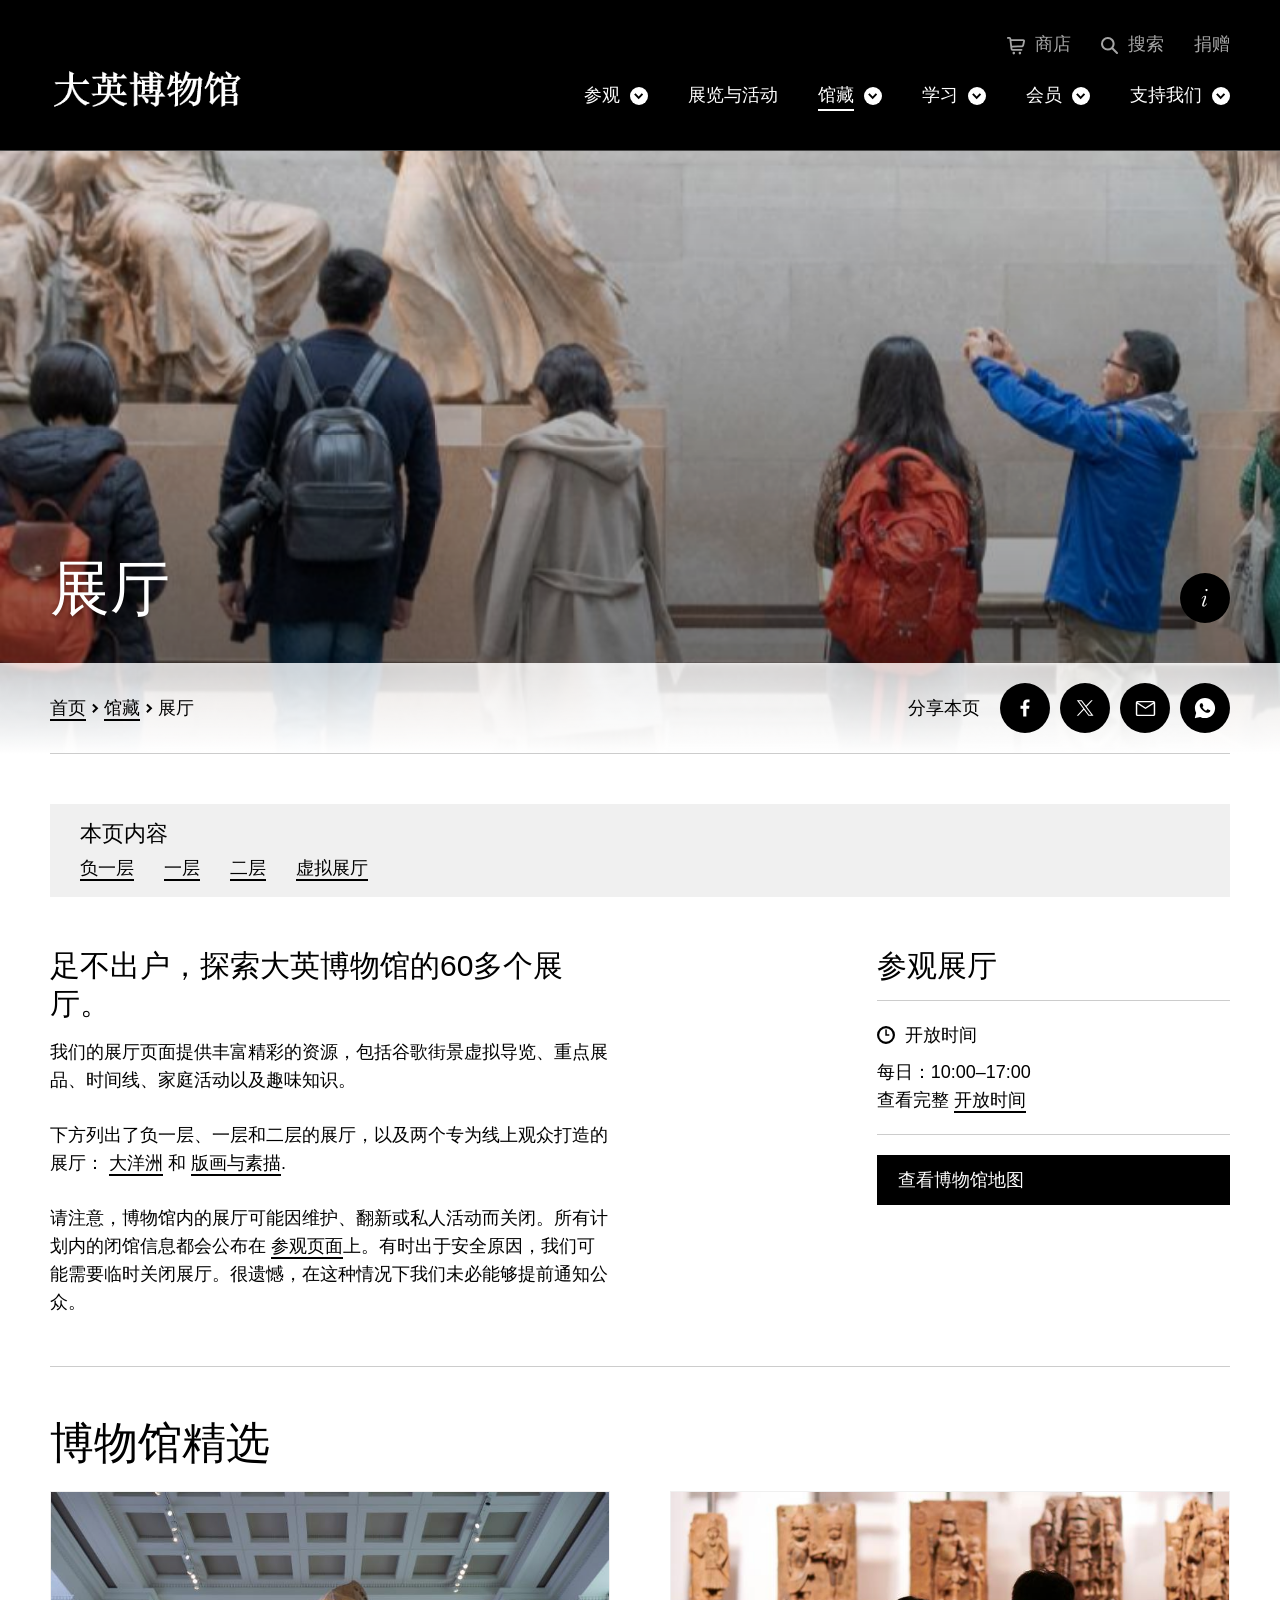
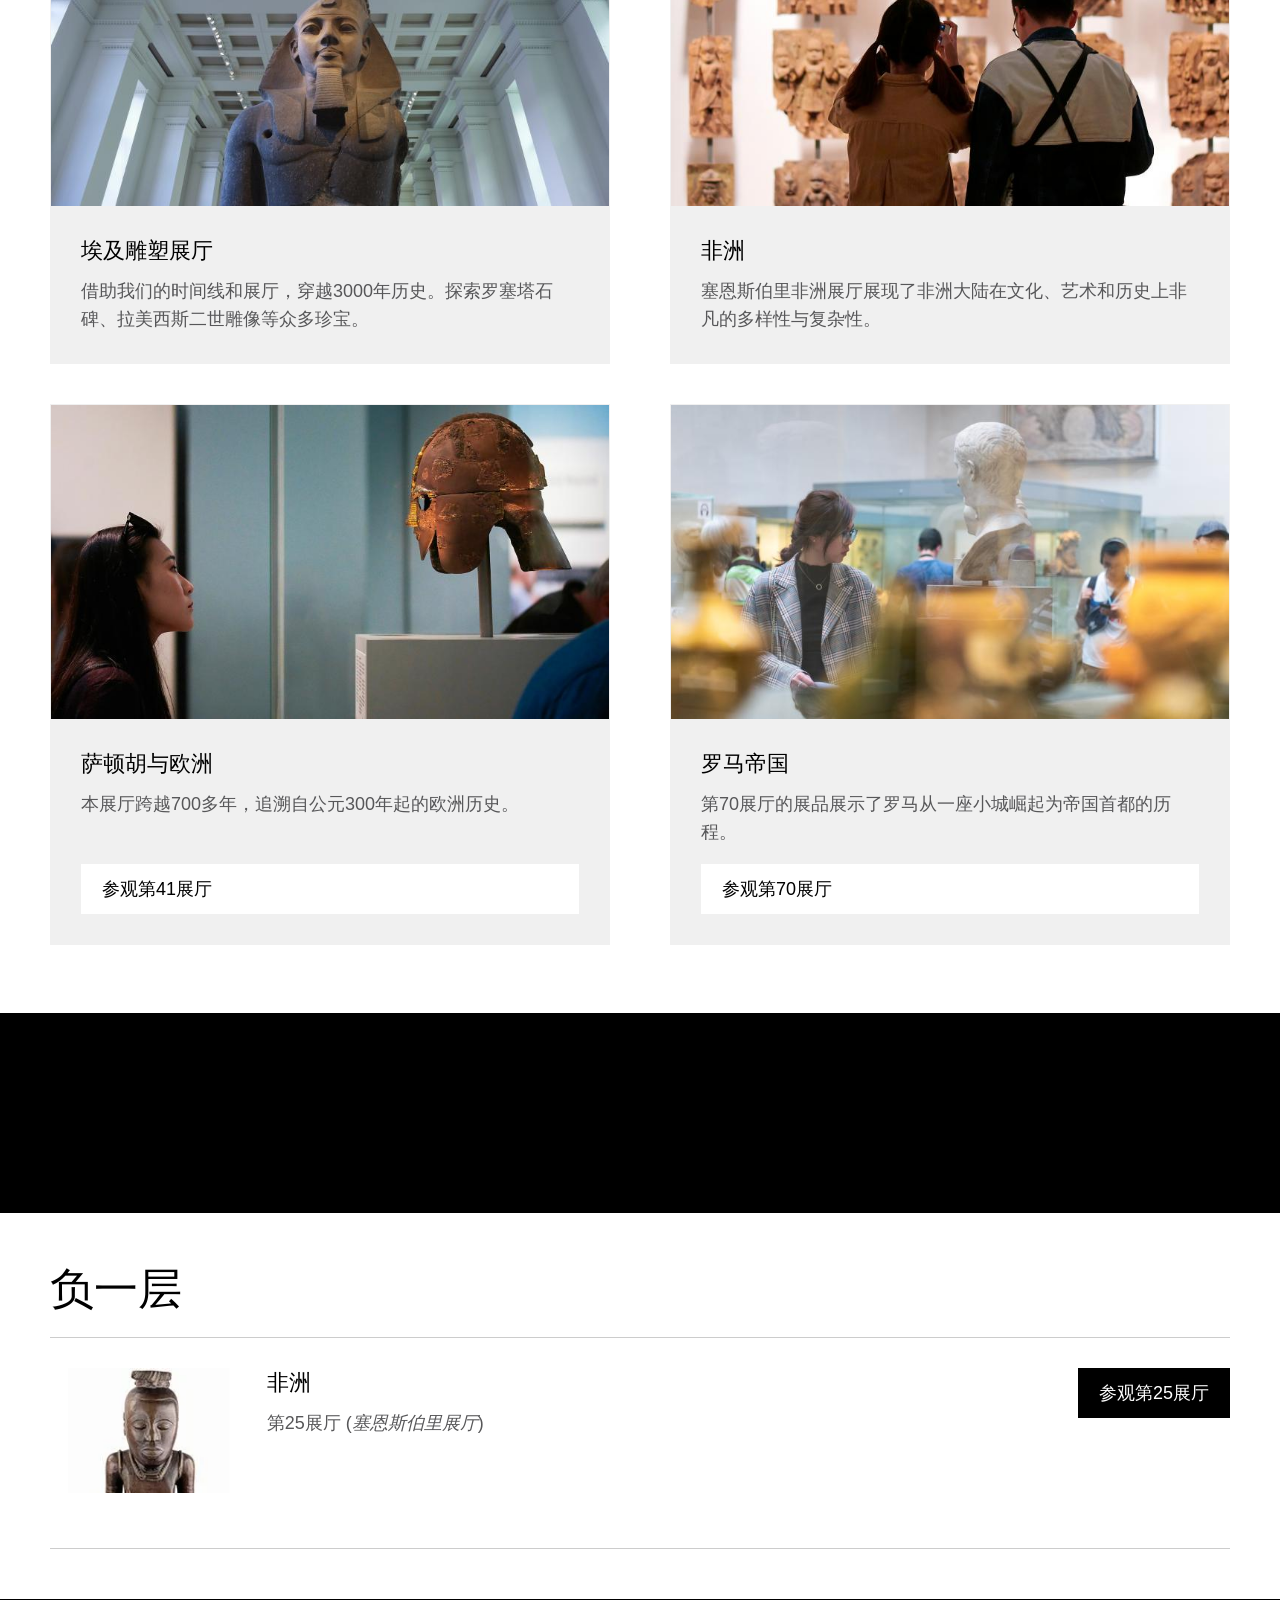
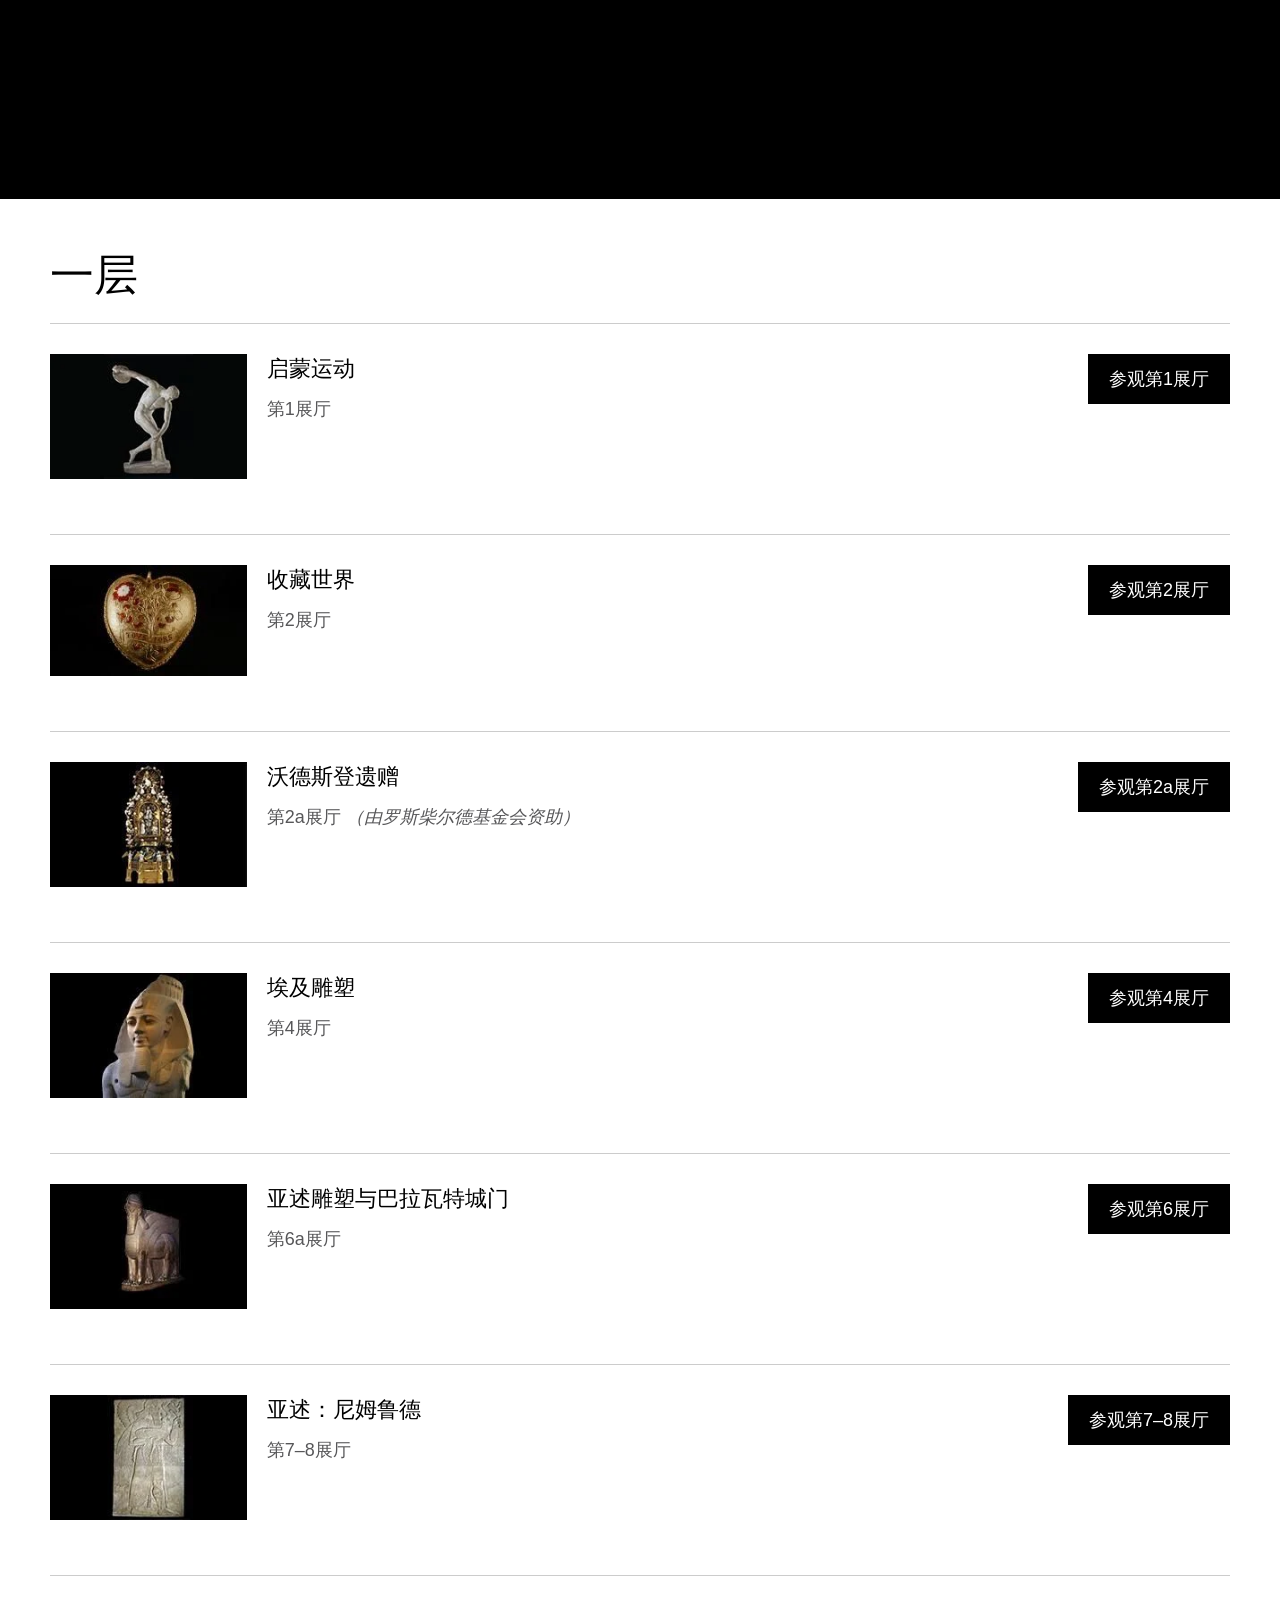
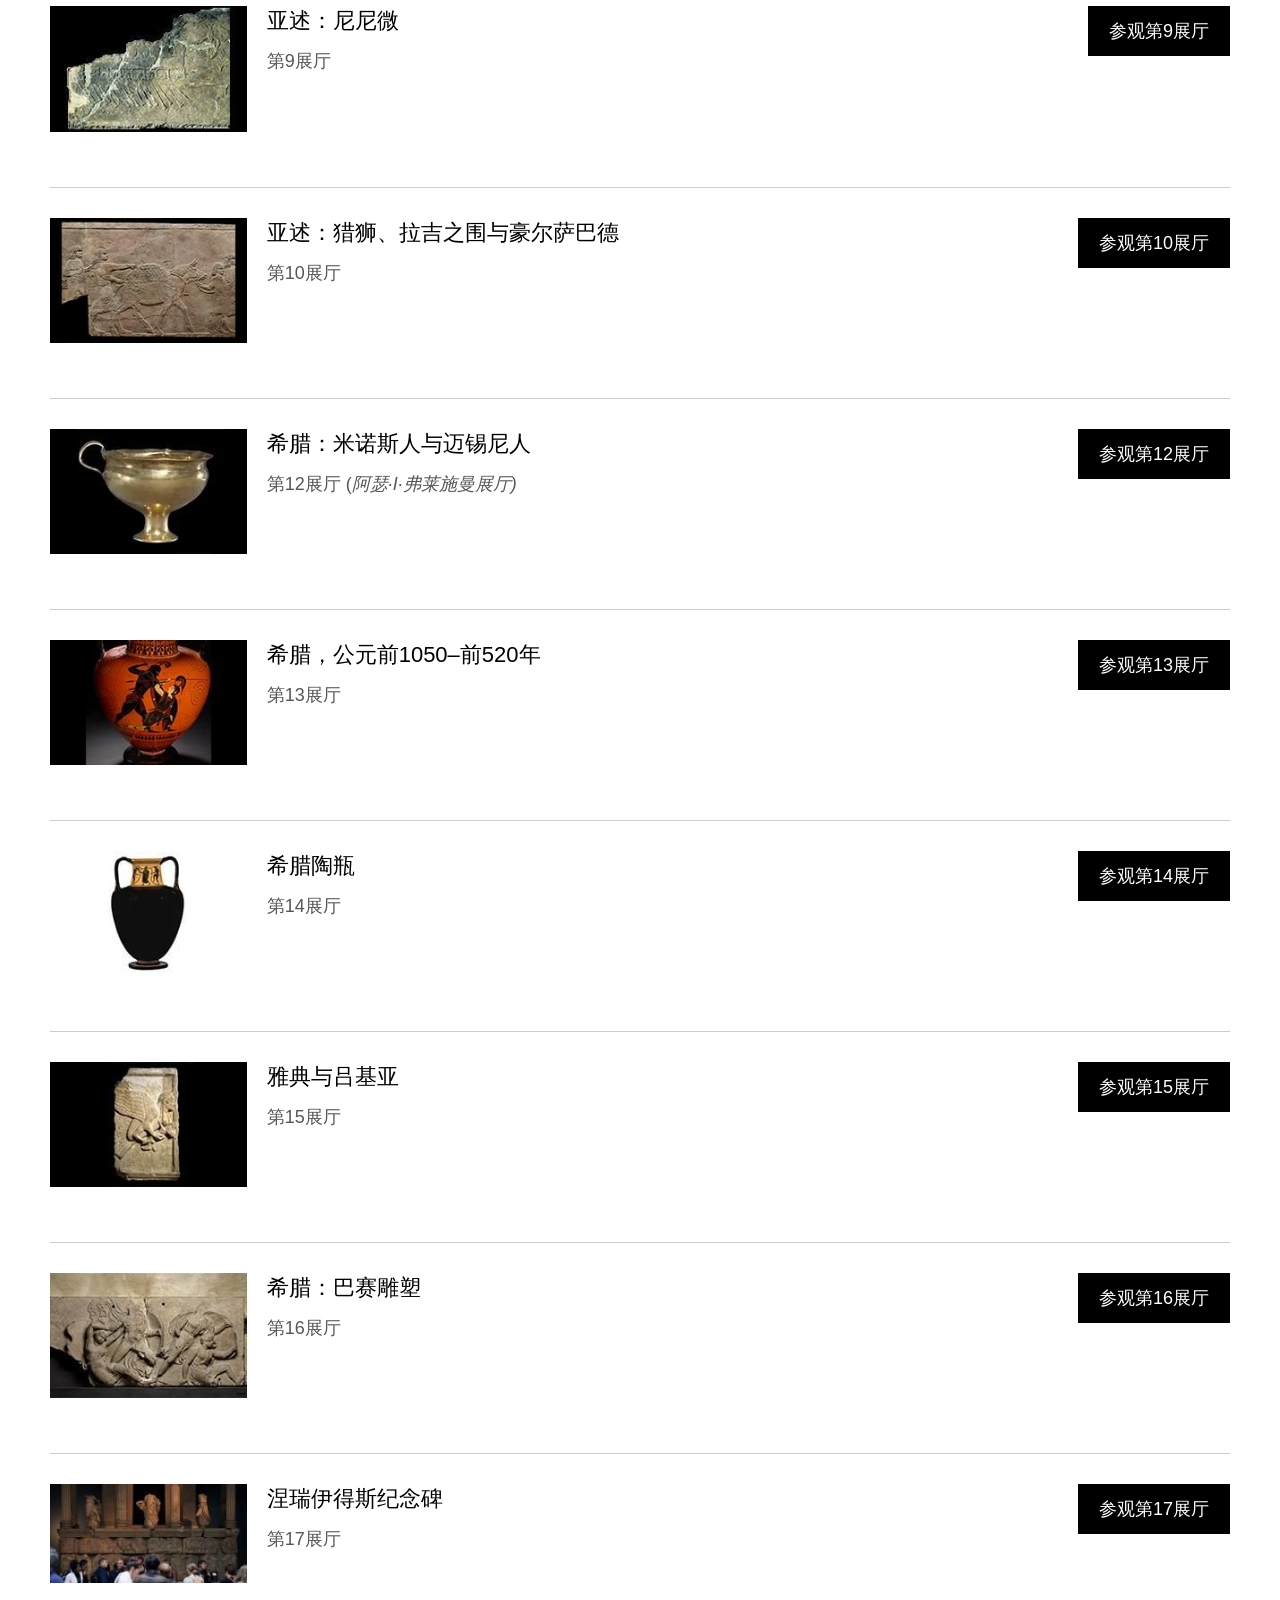
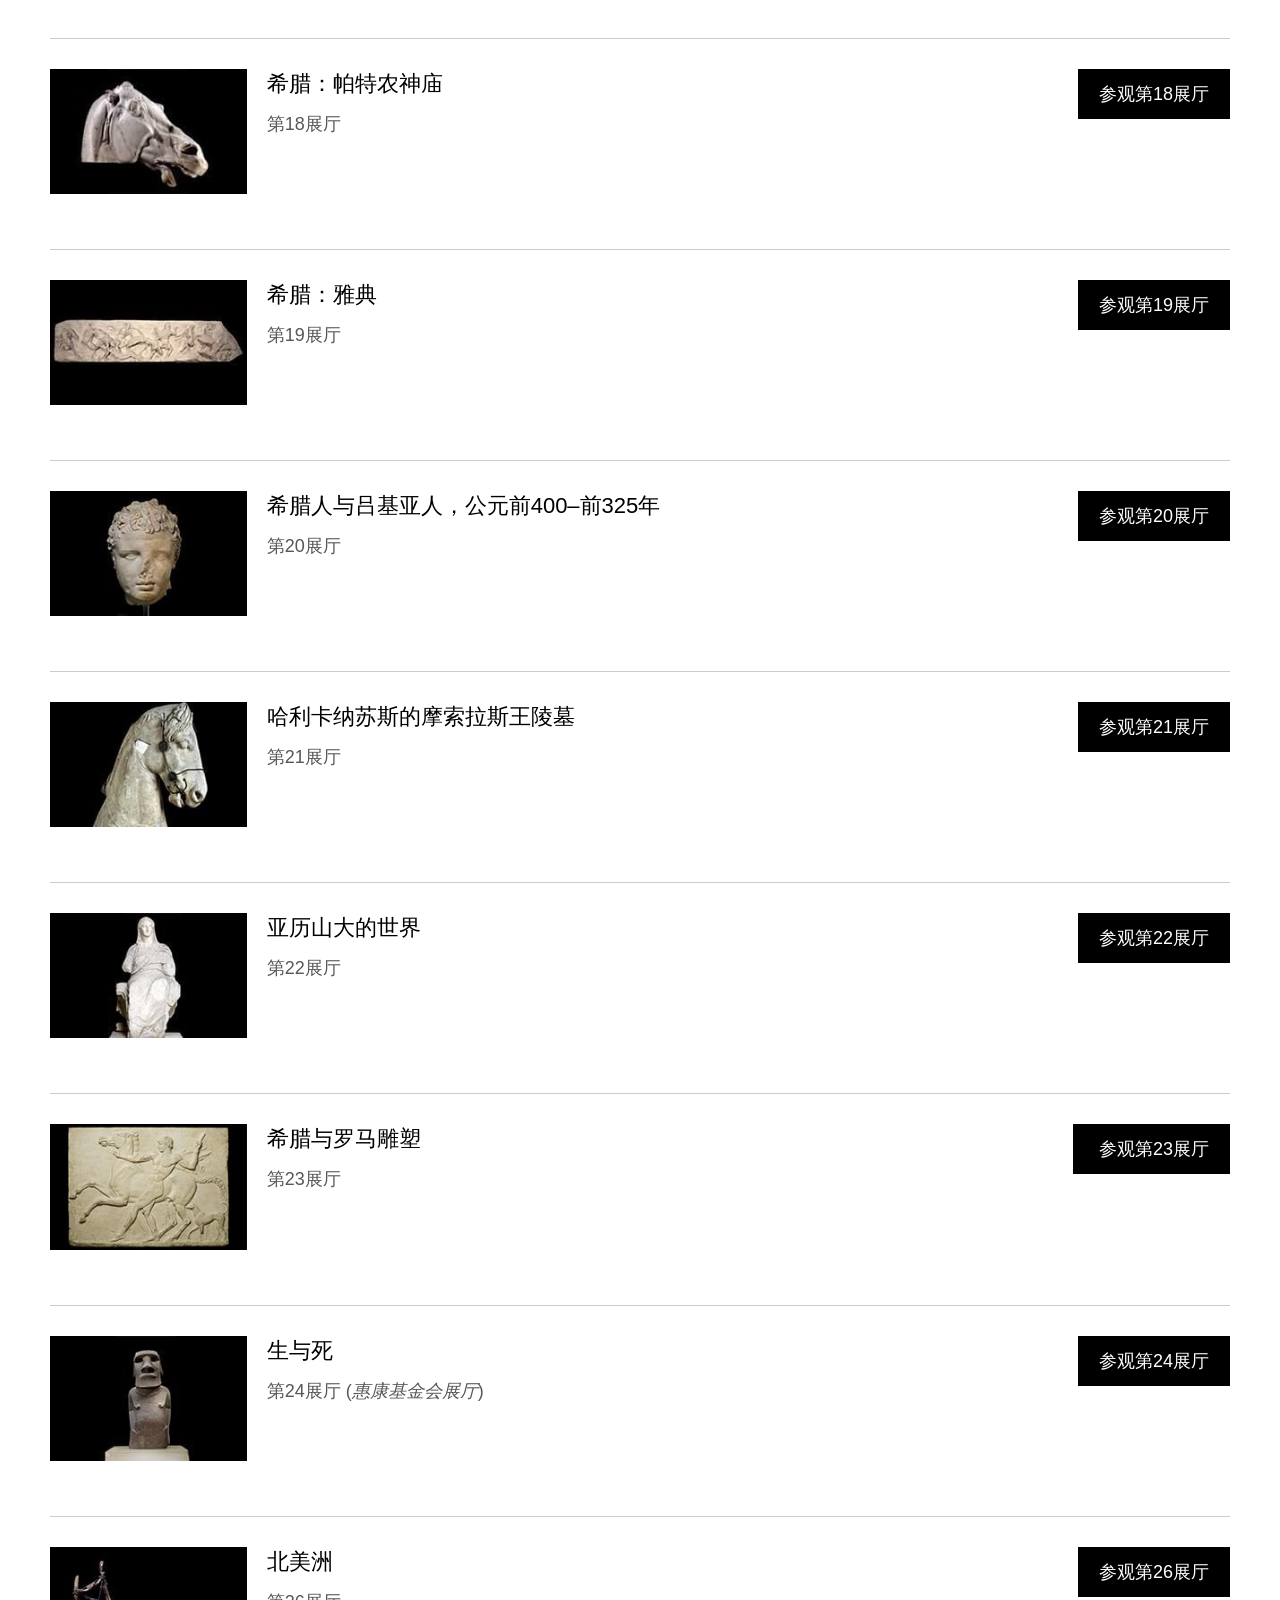
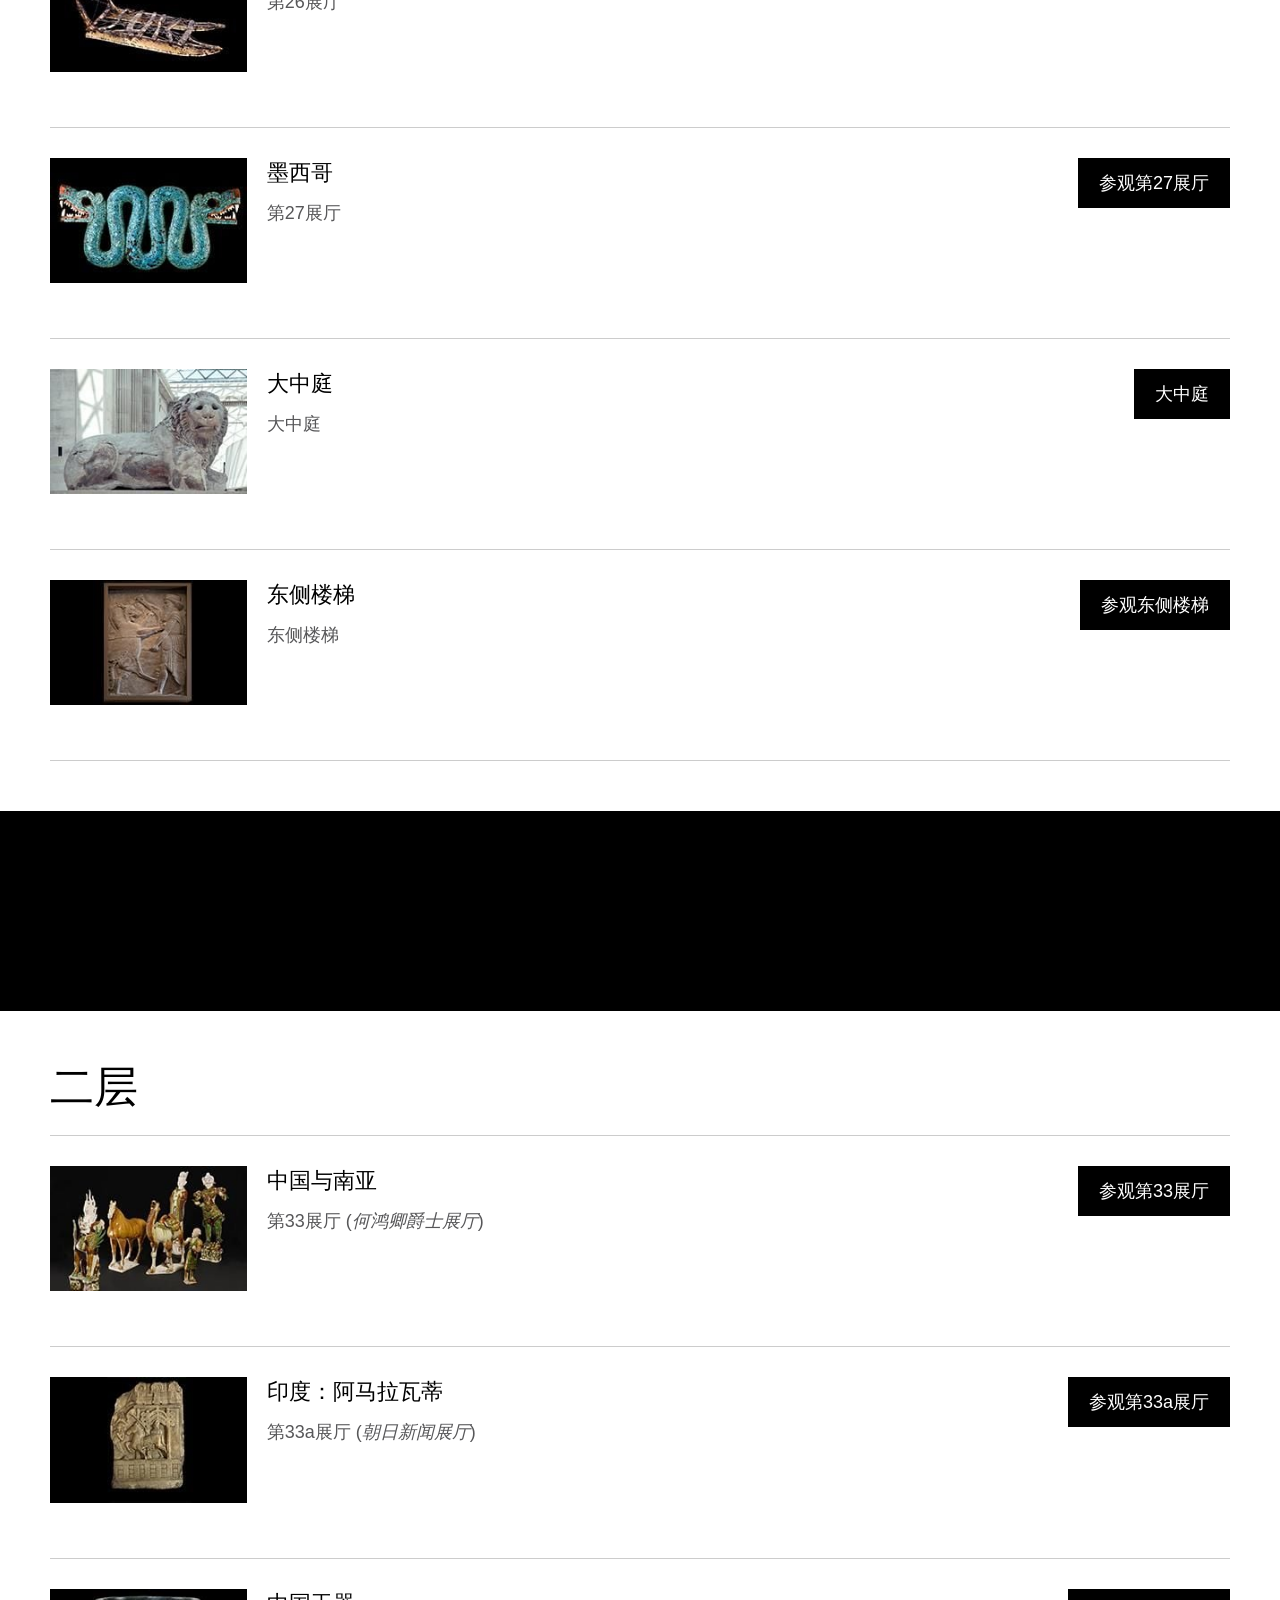
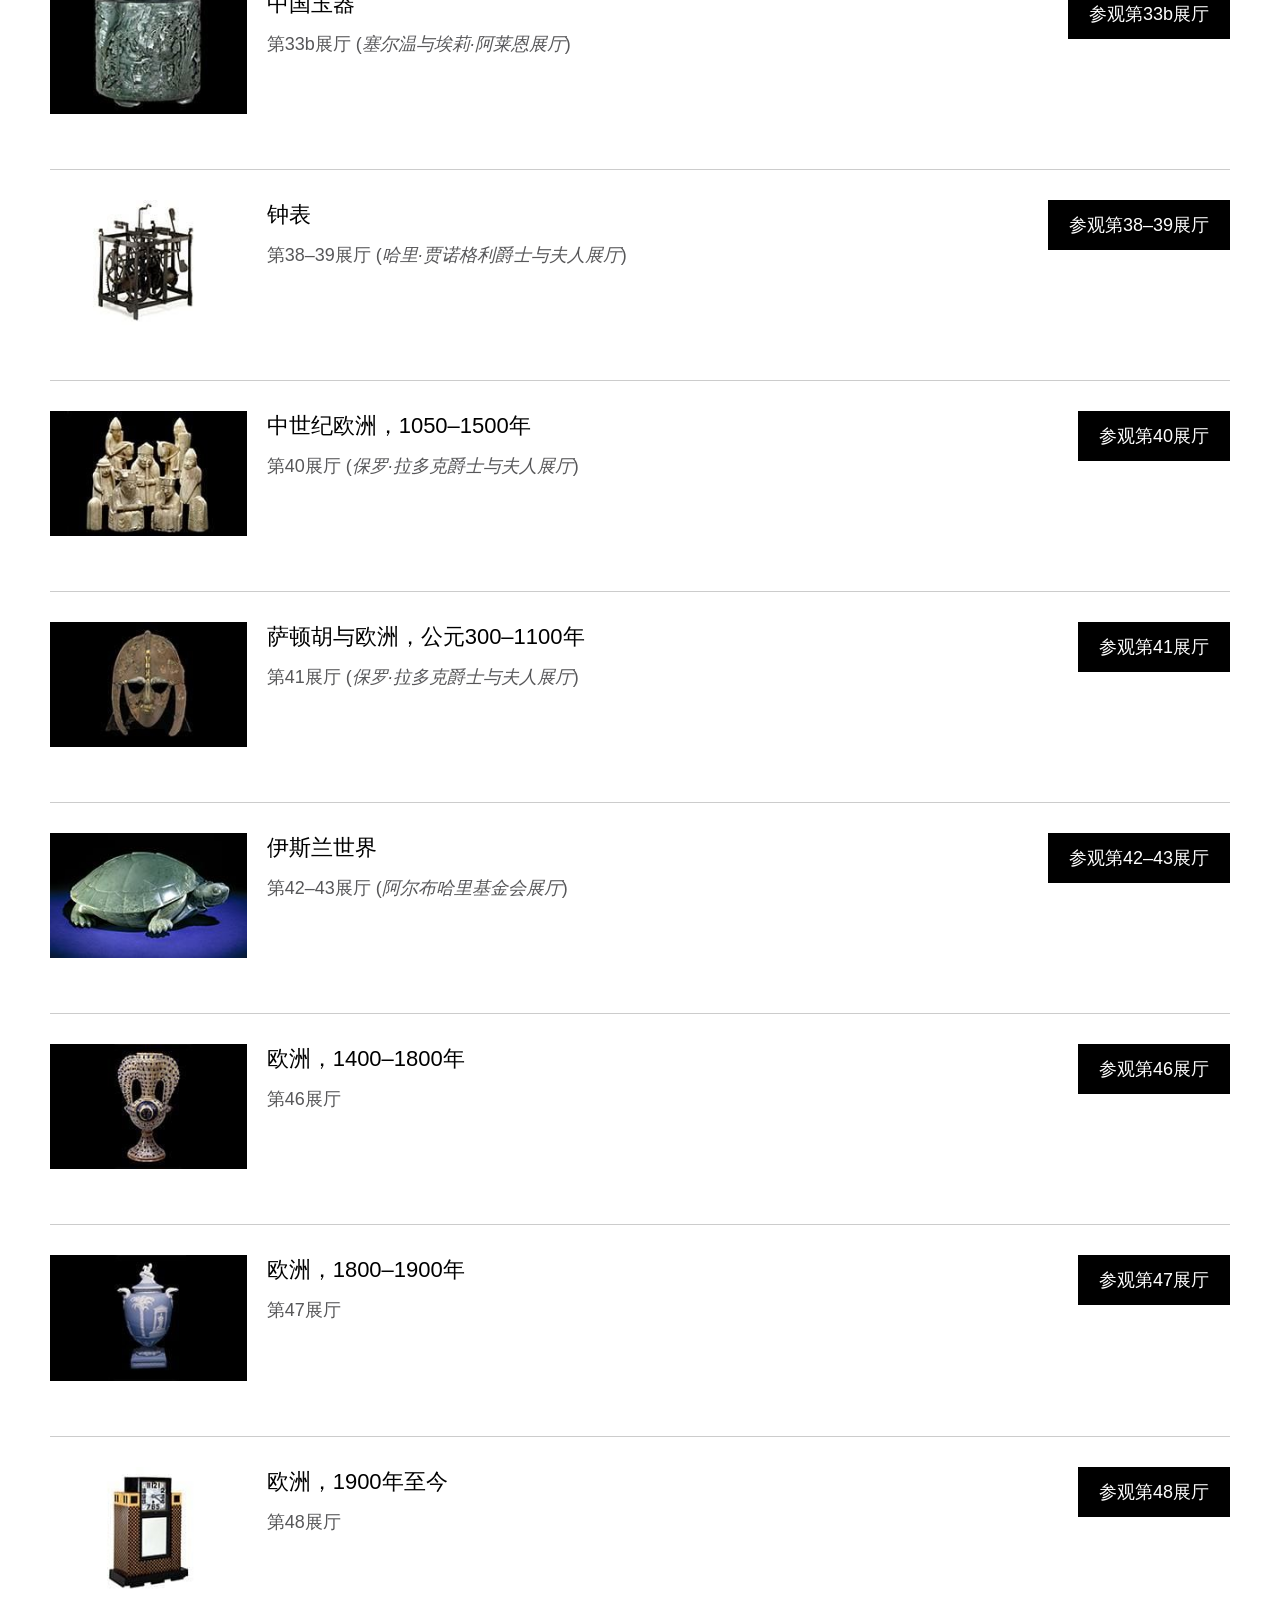
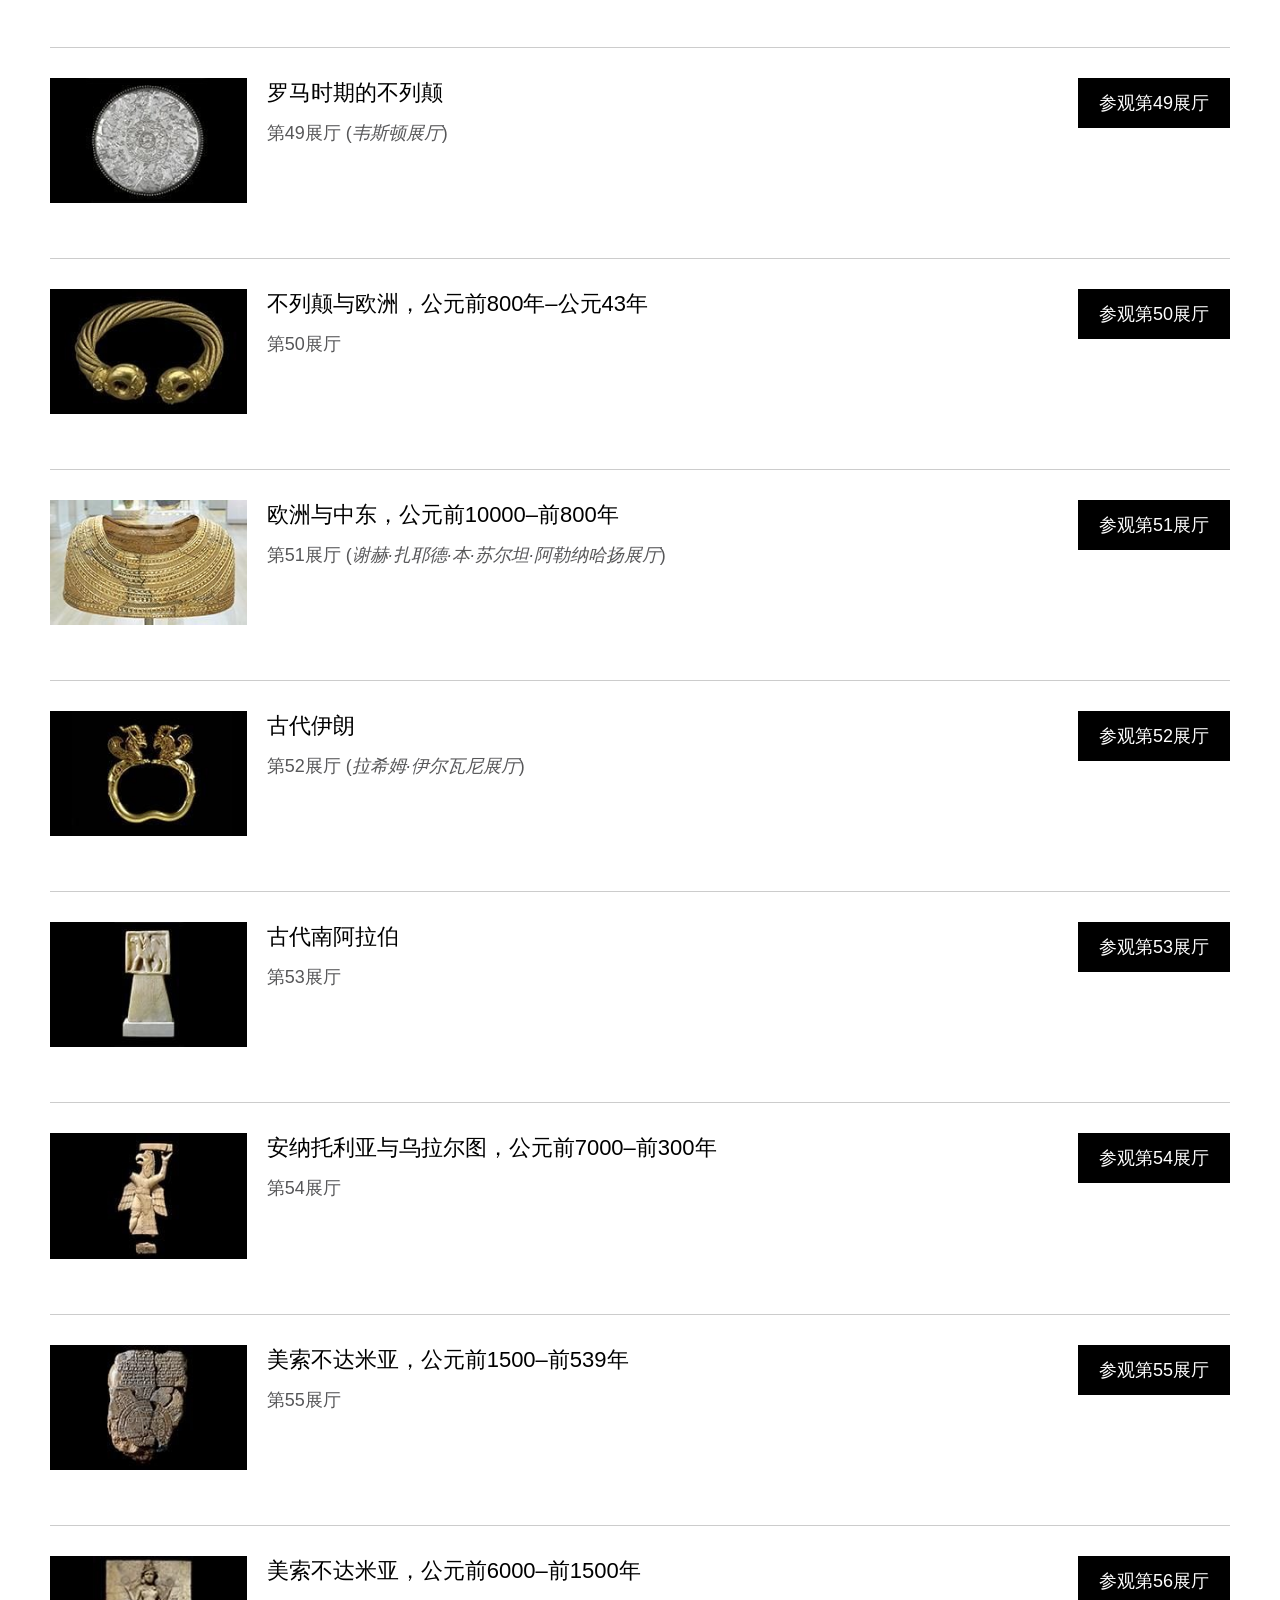
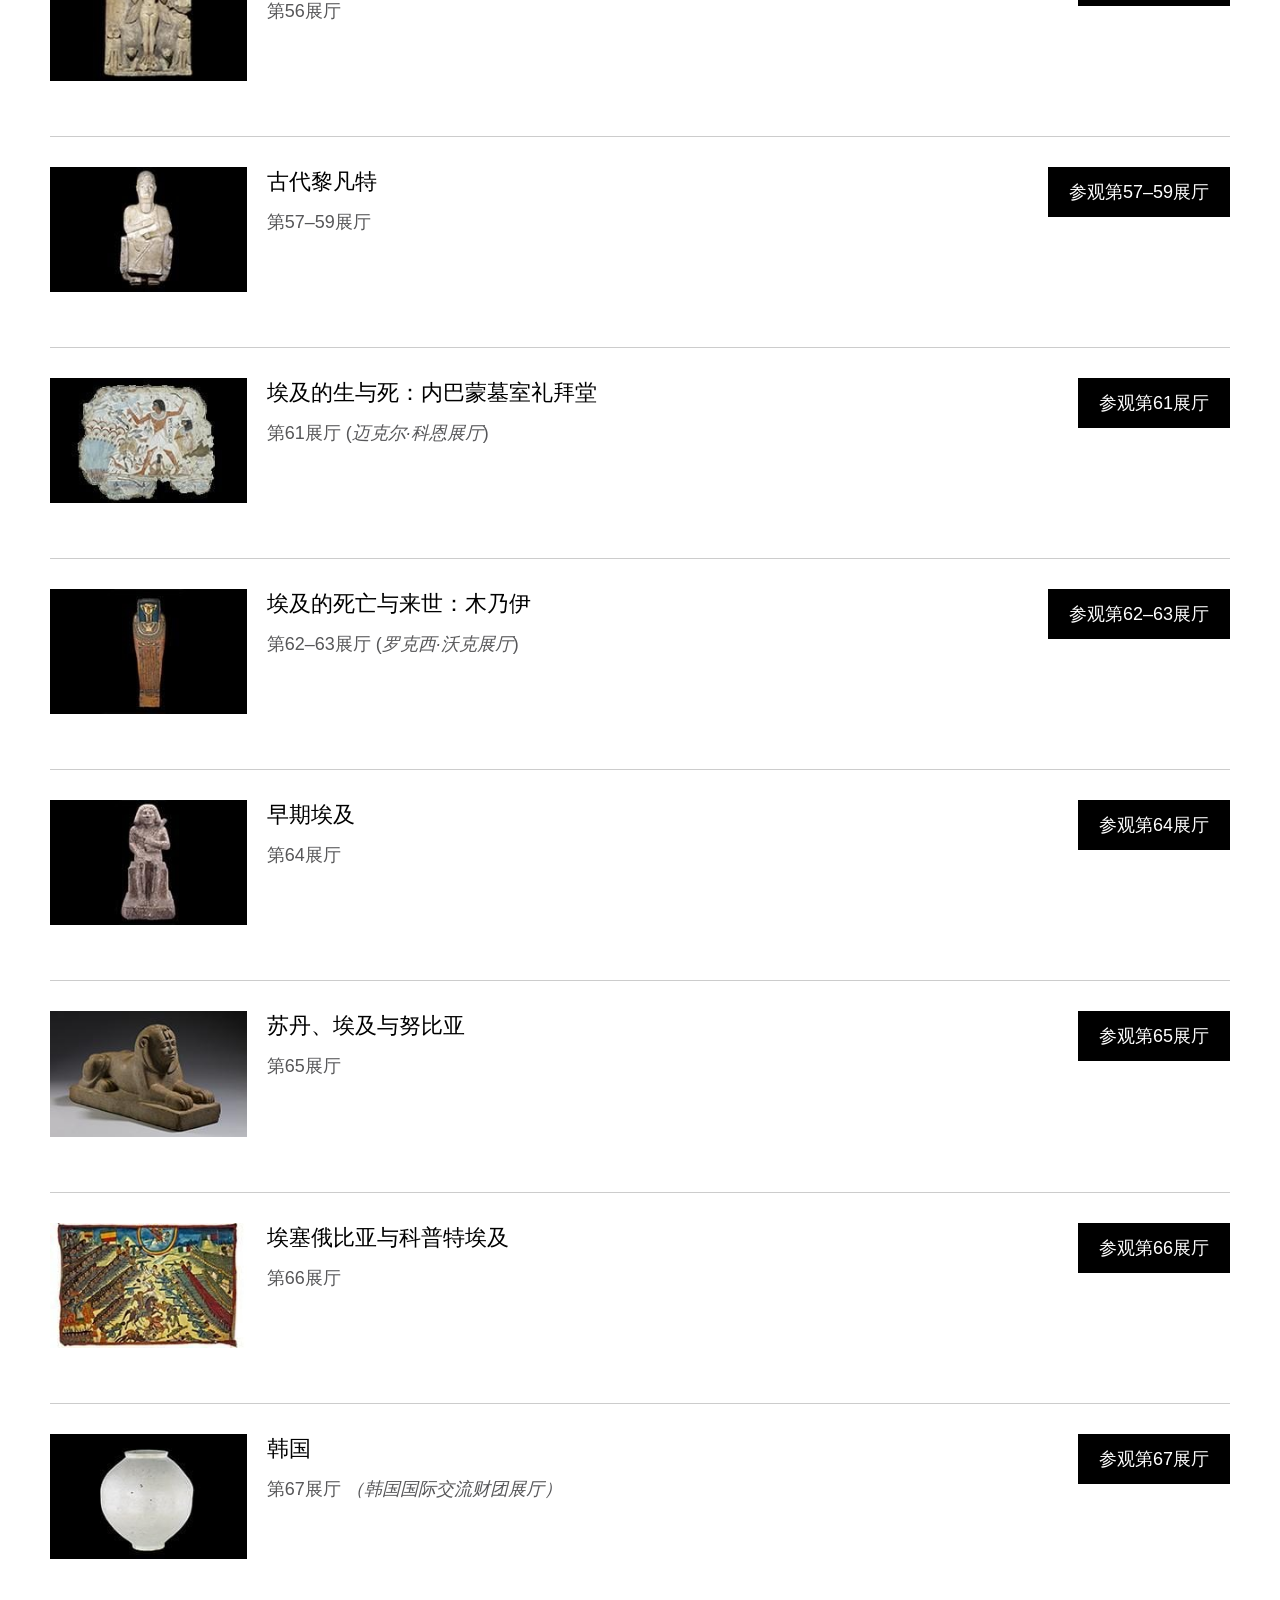
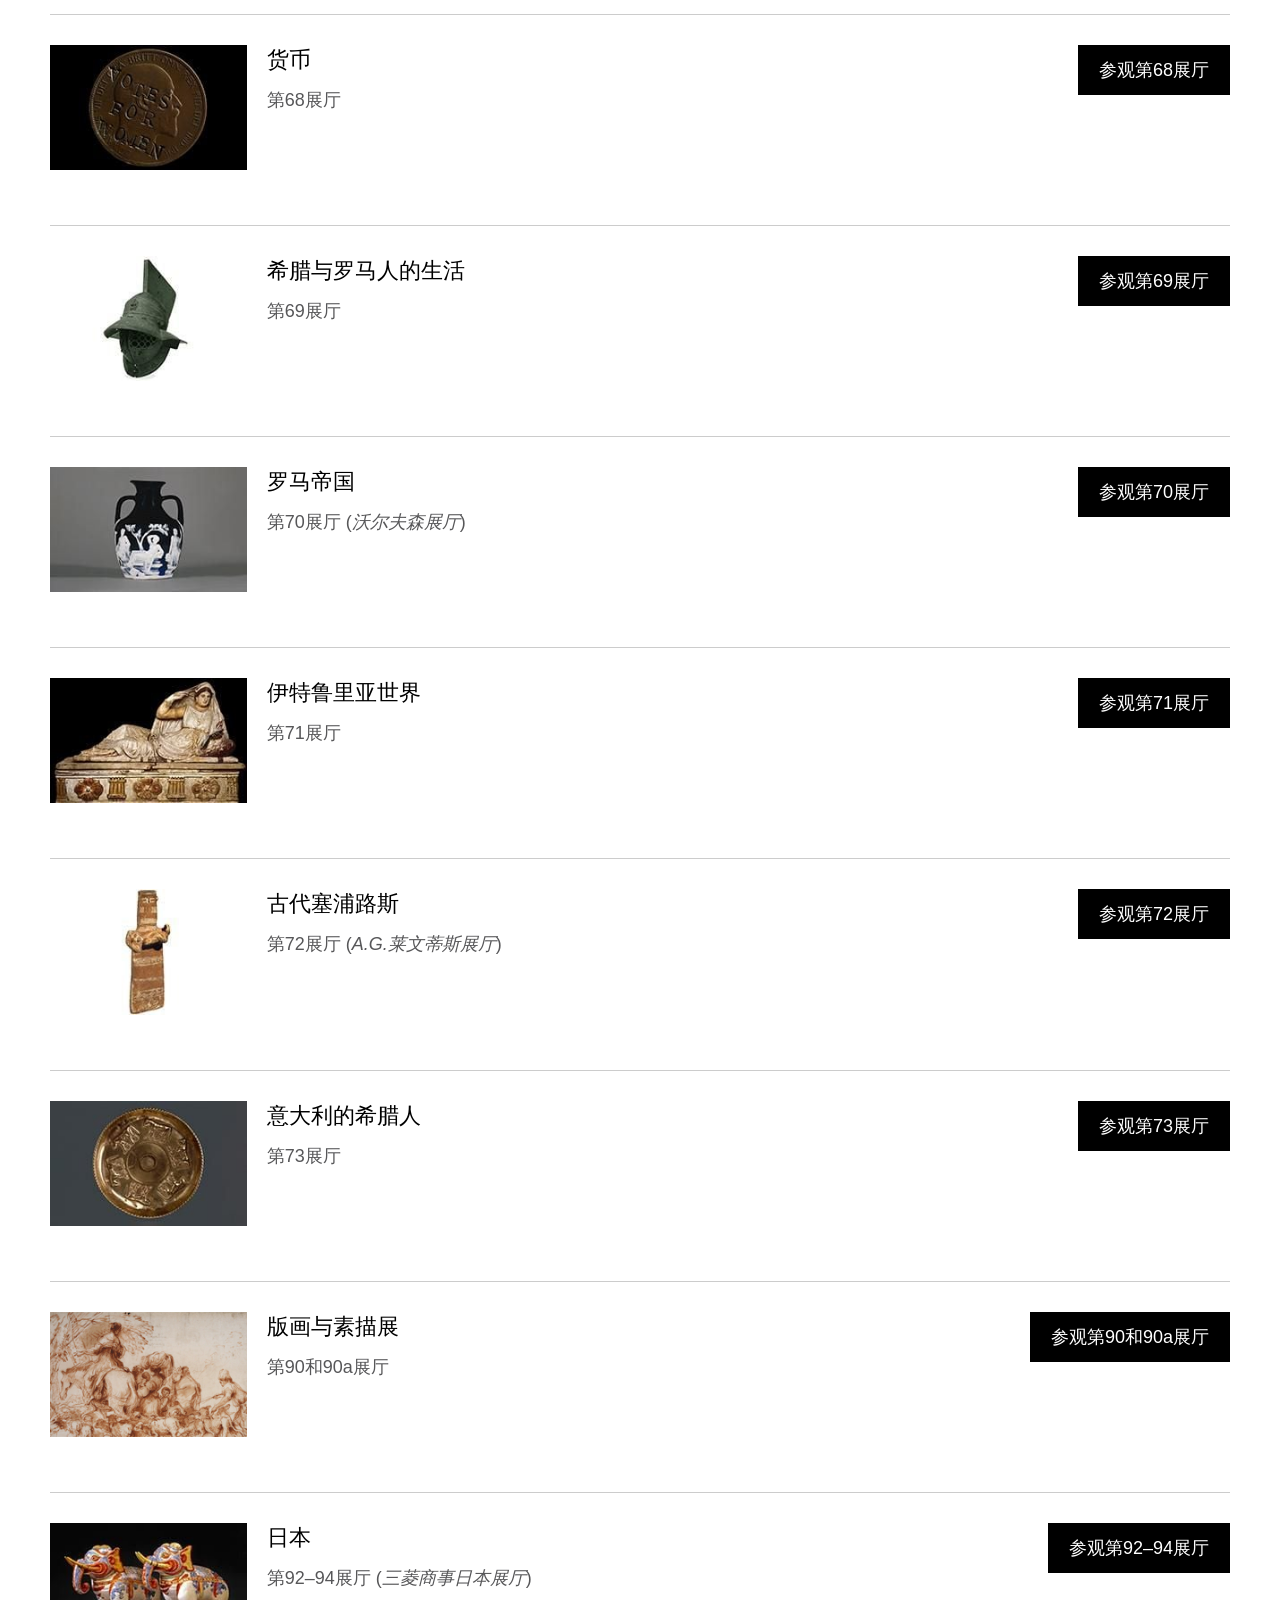
<file: index.html>
<!DOCTYPE html>
<!-- saved from url=(0050)https://www.britishmuseum.org/collection/galleries -->
<html lang="zh-CN" dir="ltr" prefix="og: https://ogp.me/ns#" class=" js"><head><meta http-equiv="Content-Type" content="text/html; charset=UTF-8">

    
<style>.teaser--exhibition-6181 .teaser__wrapper:hover:before {background-color:#007380 !important} .teaser--exhibition-6181 .teaser__wrapper:hover .teaser__defacer {color:#007380} .teaser--exhibition-6181 .teaser__defacer {background-color:#007380} .teaser--exhibition-6181 .teaser__title strong {color:#007380} .teaser--exhibition-3418 .teaser__wrapper:hover:before {background-color:#0080C9 !important} .teaser--exhibition-3418 .teaser__wrapper:hover .teaser__defacer {color:#0080C9} .teaser--exhibition-3418 .teaser__defacer {background-color:#0080C9} .teaser--exhibition-3418 .teaser__title strong {color:#0080C9} .teaser--exhibition-2232 .teaser__wrapper:hover:before {background-color:#0085B9 !important} .teaser--exhibition-2232 .teaser__wrapper:hover .teaser__defacer {color:#0085B9} .teaser--exhibition-2232 .teaser__defacer {background-color:#0085B9} .teaser--exhibition-2232 .teaser__title strong {color:#0085B9} .teaser--exhibition-2013 .teaser__wrapper:hover:before {background-color:#008CA7 !important} .teaser--exhibition-2013 .teaser__wrapper:hover .teaser__defacer {color:#008CA7} .teaser--exhibition-2013 .teaser__defacer {background-color:#008CA7} .teaser--exhibition-2013 .teaser__title strong {color:#008CA7} .teaser--exhibition-3143 .teaser__wrapper:hover:before {background-color:#008F7C !important} .teaser--exhibition-3143 .teaser__wrapper:hover .teaser__defacer {color:#008F7C} .teaser--exhibition-3143 .teaser__defacer {background-color:#008F7C} .teaser--exhibition-3143 .teaser__title strong {color:#008F7C} .teaser--exhibition-1397 .teaser__wrapper:hover:before {background-color:#009699 !important} .teaser--exhibition-1397 .teaser__wrapper:hover .teaser__defacer {color:#009699} .teaser--exhibition-1397 .teaser__defacer {background-color:#009699} .teaser--exhibition-1397 .teaser__title strong {color:#009699} .teaser--exhibition-4801 .teaser__wrapper:hover:before {background-color:#009AB4 !important} .teaser--exhibition-4801 .teaser__wrapper:hover .teaser__defacer {color:#009AB4} .teaser--exhibition-4801 .teaser__defacer {background-color:#009AB4} .teaser--exhibition-4801 .teaser__title strong {color:#009AB4} .teaser--exhibition-4450 .teaser__wrapper:hover:before {background-color:#009BB3 !important} .teaser--exhibition-4450 .teaser__wrapper:hover .teaser__defacer {color:#009BB3} .teaser--exhibition-4450 .teaser__defacer {background-color:#009BB3} .teaser--exhibition-4450 .teaser__title strong {color:#009BB3} .teaser--exhibition-4400 .teaser__wrapper:hover:before {background-color:#009D3D !important} .teaser--exhibition-4400 .teaser__wrapper:hover .teaser__defacer {color:#009D3D} .teaser--exhibition-4400 .teaser__defacer {background-color:#009D3D} .teaser--exhibition-4400 .teaser__title strong {color:#009D3D} .teaser--exhibition-3070 .teaser__wrapper:hover:before {background-color:#00AFAD !important} .teaser--exhibition-3070 .teaser__wrapper:hover .teaser__defacer {color:#00AFAD} .teaser--exhibition-3070 .teaser__defacer {background-color:#00AFAD} .teaser--exhibition-3070 .teaser__title strong {color:#00AFAD} .teaser--exhibition-3607 .teaser__wrapper:hover:before {background-color:#00B2B2 !important} .teaser--exhibition-3607 .teaser__wrapper:hover .teaser__defacer {color:#00B2B2} .teaser--exhibition-3607 .teaser__defacer {background-color:#00B2B2} .teaser--exhibition-3607 .teaser__title strong {color:#00B2B2} .teaser--exhibition-4409 .teaser__wrapper:hover:before {background-color:#00B451 !important} .teaser--exhibition-4409 .teaser__wrapper:hover .teaser__defacer {color:#00B451} .teaser--exhibition-4409 .teaser__defacer {background-color:#00B451} .teaser--exhibition-4409 .teaser__title strong {color:#00B451} .teaser--exhibition-441 .teaser__wrapper:hover:before {background-color:#00BBB4 !important} .teaser--exhibition-441 .teaser__wrapper:hover .teaser__defacer {color:#00BBB4} .teaser--exhibition-441 .teaser__defacer {background-color:#00BBB4} .teaser--exhibition-441 .teaser__title strong {color:#00BBB4} .teaser--exhibition-2226 .teaser__wrapper:hover:before {background-color:#067E15 !important} .teaser--exhibition-2226 .teaser__wrapper:hover .teaser__defacer {color:#067E15} .teaser--exhibition-2226 .teaser__defacer {background-color:#067E15} .teaser--exhibition-2226 .teaser__title strong {color:#067E15} .teaser--exhibition-6261 .teaser__wrapper:hover:before {background-color:#209764 !important} .teaser--exhibition-6261 .teaser__wrapper:hover .teaser__defacer {color:#209764} .teaser--exhibition-6261 .teaser__defacer {background-color:#209764} .teaser--exhibition-6261 .teaser__title strong {color:#209764} .teaser--exhibition-4301 .teaser__wrapper:hover:before {background-color:#2198D8 !important} .teaser--exhibition-4301 .teaser__wrapper:hover .teaser__defacer {color:#2198D8} .teaser--exhibition-4301 .teaser__defacer {background-color:#2198D8} .teaser--exhibition-4301 .teaser__title strong {color:#2198D8} .teaser--exhibition-3231 .teaser__wrapper:hover:before {background-color:#31AA6C !important} .teaser--exhibition-3231 .teaser__wrapper:hover .teaser__defacer {color:#31AA6C} .teaser--exhibition-3231 .teaser__defacer {background-color:#31AA6C} .teaser--exhibition-3231 .teaser__title strong {color:#31AA6C} .teaser--exhibition-2106 .teaser__wrapper:hover:before {background-color:#338F73 !important} .teaser--exhibition-2106 .teaser__wrapper:hover .teaser__defacer {color:#338F73} .teaser--exhibition-2106 .teaser__defacer {background-color:#338F73} .teaser--exhibition-2106 .teaser__title strong {color:#338F73} .teaser--exhibition-6136 .teaser__wrapper:hover:before {background-color:#3776BE !important} .teaser--exhibition-6136 .teaser__wrapper:hover .teaser__defacer {color:#3776BE} .teaser--exhibition-6136 .teaser__defacer {background-color:#3776BE} .teaser--exhibition-6136 .teaser__title strong {color:#3776BE} .teaser--exhibition-5224 .teaser__wrapper:hover:before {background-color:#3A8340 !important} .teaser--exhibition-5224 .teaser__wrapper:hover .teaser__defacer {color:#3A8340} .teaser--exhibition-5224 .teaser__defacer {background-color:#3A8340} .teaser--exhibition-5224 .teaser__title strong {color:#3A8340} .teaser--exhibition-2225 .teaser__wrapper:hover:before {background-color:#3EC2EA !important} .teaser--exhibition-2225 .teaser__wrapper:hover .teaser__defacer {color:#3EC2EA} .teaser--exhibition-2225 .teaser__defacer {background-color:#3EC2EA} .teaser--exhibition-2225 .teaser__title strong {color:#3EC2EA} .teaser--exhibition-4804 .teaser__wrapper:hover:before {background-color:#4E77C1 !important} .teaser--exhibition-4804 .teaser__wrapper:hover .teaser__defacer {color:#4E77C1} .teaser--exhibition-4804 .teaser__defacer {background-color:#4E77C1} .teaser--exhibition-4804 .teaser__title strong {color:#4E77C1} .teaser--exhibition-4200 .teaser__wrapper:hover:before {background-color:#547D7D !important} .teaser--exhibition-4200 .teaser__wrapper:hover .teaser__defacer {color:#547D7D} .teaser--exhibition-4200 .teaser__defacer {background-color:#547D7D} .teaser--exhibition-4200 .teaser__title strong {color:#547D7D} .teaser--exhibition-1393 .teaser__wrapper:hover:before {background-color:#55DA85 !important} .teaser--exhibition-1393 .teaser__wrapper:hover .teaser__defacer {color:#55DA85} .teaser--exhibition-1393 .teaser__defacer {background-color:#55DA85} .teaser--exhibition-1393 .teaser__title strong {color:#55DA85} .teaser--exhibition-4237 .teaser__wrapper:hover:before {background-color:#5E8AB4 !important} .teaser--exhibition-4237 .teaser__wrapper:hover .teaser__defacer {color:#5E8AB4} .teaser--exhibition-4237 .teaser__defacer {background-color:#5E8AB4} .teaser--exhibition-4237 .teaser__title strong {color:#5E8AB4} .teaser--exhibition-4595 .teaser__wrapper:hover:before {background-color:#607B94 !important} .teaser--exhibition-4595 .teaser__wrapper:hover .teaser__defacer {color:#607B94} .teaser--exhibition-4595 .teaser__defacer {background-color:#607B94} .teaser--exhibition-4595 .teaser__title strong {color:#607B94} .teaser--exhibition-3428 .teaser__wrapper:hover:before {background-color:#648F82 !important} .teaser--exhibition-3428 .teaser__wrapper:hover .teaser__defacer {color:#648F82} .teaser--exhibition-3428 .teaser__defacer {background-color:#648F82} .teaser--exhibition-3428 .teaser__title strong {color:#648F82} .teaser--exhibition-6219 .teaser__wrapper:hover:before {background-color:#659A92 !important} .teaser--exhibition-6219 .teaser__wrapper:hover .teaser__defacer {color:#659A92} .teaser--exhibition-6219 .teaser__defacer {background-color:#659A92} .teaser--exhibition-6219 .teaser__title strong {color:#659A92} .teaser--exhibition-6256 .teaser__wrapper:hover:before {background-color:#67AD25 !important} .teaser--exhibition-6256 .teaser__wrapper:hover .teaser__defacer {color:#67AD25} .teaser--exhibition-6256 .teaser__defacer {background-color:#67AD25} .teaser--exhibition-6256 .teaser__title strong {color:#67AD25} .teaser--exhibition-3164 .teaser__wrapper:hover:before {background-color:#68972F !important} .teaser--exhibition-3164 .teaser__wrapper:hover .teaser__defacer {color:#68972F} .teaser--exhibition-3164 .teaser__defacer {background-color:#68972F} .teaser--exhibition-3164 .teaser__title strong {color:#68972F} .teaser--exhibition-4533 .teaser__wrapper:hover:before {background-color:#6CC174 !important} .teaser--exhibition-4533 .teaser__wrapper:hover .teaser__defacer {color:#6CC174} .teaser--exhibition-4533 .teaser__defacer {background-color:#6CC174} .teaser--exhibition-4533 .teaser__title strong {color:#6CC174} .teaser--exhibition-5428 .teaser__wrapper:hover:before {background-color:#6EA5E6 !important} .teaser--exhibition-5428 .teaser__wrapper:hover .teaser__defacer {color:#6EA5E6} .teaser--exhibition-5428 .teaser__defacer {background-color:#6EA5E6} .teaser--exhibition-5428 .teaser__title strong {color:#6EA5E6} .teaser--exhibition-5945 .teaser__wrapper:hover:before {background-color:#6EDCC8 !important} .teaser--exhibition-5945 .teaser__wrapper:hover .teaser__defacer {color:#6EDCC8} .teaser--exhibition-5945 .teaser__defacer {background-color:#6EDCC8} .teaser--exhibition-5945 .teaser__title strong {color:#6EDCC8} .teaser--exhibition-2231 .teaser__wrapper:hover:before {background-color:#724F7A !important} .teaser--exhibition-2231 .teaser__wrapper:hover .teaser__defacer {color:#724F7A} .teaser--exhibition-2231 .teaser__defacer {background-color:#724F7A} .teaser--exhibition-2231 .teaser__title strong {color:#724F7A} .teaser--exhibition-5648 .teaser__wrapper:hover:before {background-color:#72CF47 !important} .teaser--exhibition-5648 .teaser__wrapper:hover .teaser__defacer {color:#72CF47} .teaser--exhibition-5648 .teaser__defacer {background-color:#72CF47} .teaser--exhibition-5648 .teaser__title strong {color:#72CF47} .teaser--exhibition-6242 .teaser__wrapper:hover:before {background-color:#739457 !important} .teaser--exhibition-6242 .teaser__wrapper:hover .teaser__defacer {color:#739457} .teaser--exhibition-6242 .teaser__defacer {background-color:#739457} .teaser--exhibition-6242 .teaser__title strong {color:#739457} .teaser--exhibition-1383 .teaser__wrapper:hover:before {background-color:#7482BE !important} .teaser--exhibition-1383 .teaser__wrapper:hover .teaser__defacer {color:#7482BE} .teaser--exhibition-1383 .teaser__defacer {background-color:#7482BE} .teaser--exhibition-1383 .teaser__title strong {color:#7482BE} .teaser--exhibition-3557 .teaser__wrapper:hover:before {background-color:#75B843 !important} .teaser--exhibition-3557 .teaser__wrapper:hover .teaser__defacer {color:#75B843} .teaser--exhibition-3557 .teaser__defacer {background-color:#75B843} .teaser--exhibition-3557 .teaser__title strong {color:#75B843} .teaser--exhibition-4939 .teaser__wrapper:hover:before {background-color:#75BEE9 !important} .teaser--exhibition-4939 .teaser__wrapper:hover .teaser__defacer {color:#75BEE9} .teaser--exhibition-4939 .teaser__defacer {background-color:#75BEE9} .teaser--exhibition-4939 .teaser__title strong {color:#75BEE9} .teaser--exhibition-3439 .teaser__wrapper:hover:before {background-color:#796CA7 !important} .teaser--exhibition-3439 .teaser__wrapper:hover .teaser__defacer {color:#796CA7} .teaser--exhibition-3439 .teaser__defacer {background-color:#796CA7} .teaser--exhibition-3439 .teaser__title strong {color:#796CA7} .teaser--exhibition-5667 .teaser__wrapper:hover:before {background-color:#7B7C4F !important} .teaser--exhibition-5667 .teaser__wrapper:hover .teaser__defacer {color:#7B7C4F} .teaser--exhibition-5667 .teaser__defacer {background-color:#7B7C4F} .teaser--exhibition-5667 .teaser__title strong {color:#7B7C4F} .teaser--exhibition-6669 .teaser__wrapper:hover:before {background-color:#7BA58F !important} .teaser--exhibition-6669 .teaser__wrapper:hover .teaser__defacer {color:#7BA58F} .teaser--exhibition-6669 .teaser__defacer {background-color:#7BA58F} .teaser--exhibition-6669 .teaser__title strong {color:#7BA58F} .teaser--exhibition-3087 .teaser__wrapper:hover:before {background-color:#81DFF8 !important} .teaser--exhibition-3087 .teaser__wrapper:hover .teaser__defacer {color:#81DFF8} .teaser--exhibition-3087 .teaser__defacer {background-color:#81DFF8} .teaser--exhibition-3087 .teaser__title strong {color:#81DFF8} .teaser--exhibition-4547 .teaser__wrapper:hover:before {background-color:#82AAF1 !important} .teaser--exhibition-4547 .teaser__wrapper:hover .teaser__defacer {color:#82AAF1} .teaser--exhibition-4547 .teaser__defacer {background-color:#82AAF1} .teaser--exhibition-4547 .teaser__title strong {color:#82AAF1} .teaser--exhibition-1399 .teaser__wrapper:hover:before {background-color:#82B7AD !important} .teaser--exhibition-1399 .teaser__wrapper:hover .teaser__defacer {color:#82B7AD} .teaser--exhibition-1399 .teaser__defacer {background-color:#82B7AD} .teaser--exhibition-1399 .teaser__title strong {color:#82B7AD} .teaser--exhibition-6098 .teaser__wrapper:hover:before {background-color:#82B7F7 !important} .teaser--exhibition-6098 .teaser__wrapper:hover .teaser__defacer {color:#82B7F7} .teaser--exhibition-6098 .teaser__defacer {background-color:#82B7F7} .teaser--exhibition-6098 .teaser__title strong {color:#82B7F7} .teaser--exhibition-2803 .teaser__wrapper:hover:before {background-color:#8441DC !important} .teaser--exhibition-2803 .teaser__wrapper:hover .teaser__defacer {color:#8441DC} .teaser--exhibition-2803 .teaser__defacer {background-color:#8441DC} .teaser--exhibition-2803 .teaser__title strong {color:#8441DC} .teaser--exhibition-2222 .teaser__wrapper:hover:before {background-color:#8630AB !important} .teaser--exhibition-2222 .teaser__wrapper:hover .teaser__defacer {color:#8630AB} .teaser--exhibition-2222 .teaser__defacer {background-color:#8630AB} .teaser--exhibition-2222 .teaser__title strong {color:#8630AB} .teaser--exhibition-5931 .teaser__wrapper:hover:before {background-color:#89B4B2 !important} .teaser--exhibition-5931 .teaser__wrapper:hover .teaser__defacer {color:#89B4B2} .teaser--exhibition-5931 .teaser__defacer {background-color:#89B4B2} .teaser--exhibition-5931 .teaser__title strong {color:#89B4B2} .teaser--exhibition-5455 .teaser__wrapper:hover:before {background-color:#8AF6FF !important} .teaser--exhibition-5455 .teaser__wrapper:hover .teaser__defacer {color:#8AF6FF} .teaser--exhibition-5455 .teaser__defacer {background-color:#8AF6FF} .teaser--exhibition-5455 .teaser__title strong {color:#8AF6FF} .teaser--exhibition-2100 .teaser__wrapper:hover:before {background-color:#90B0A1 !important} .teaser--exhibition-2100 .teaser__wrapper:hover .teaser__defacer {color:#90B0A1} .teaser--exhibition-2100 .teaser__defacer {background-color:#90B0A1} .teaser--exhibition-2100 .teaser__title strong {color:#90B0A1} .teaser--exhibition-3438 .teaser__wrapper:hover:before {background-color:#92C56E !important} .teaser--exhibition-3438 .teaser__wrapper:hover .teaser__defacer {color:#92C56E} .teaser--exhibition-3438 .teaser__defacer {background-color:#92C56E} .teaser--exhibition-3438 .teaser__title strong {color:#92C56E} .teaser--exhibition-4609 .teaser__wrapper:hover:before {background-color:#92C56E !important} .teaser--exhibition-4609 .teaser__wrapper:hover .teaser__defacer {color:#92C56E} .teaser--exhibition-4609 .teaser__defacer {background-color:#92C56E} .teaser--exhibition-4609 .teaser__title strong {color:#92C56E} .teaser--exhibition-6246 .teaser__wrapper:hover:before {background-color:#92D3A1 !important} .teaser--exhibition-6246 .teaser__wrapper:hover .teaser__defacer {color:#92D3A1} .teaser--exhibition-6246 .teaser__defacer {background-color:#92D3A1} .teaser--exhibition-6246 .teaser__title strong {color:#92D3A1} .teaser--exhibition-2223 .teaser__wrapper:hover:before {background-color:#9370DB !important} .teaser--exhibition-2223 .teaser__wrapper:hover .teaser__defacer {color:#9370DB} .teaser--exhibition-2223 .teaser__defacer {background-color:#9370DB} .teaser--exhibition-2223 .teaser__title strong {color:#9370DB} .teaser--exhibition-4534 .teaser__wrapper:hover:before {background-color:#93D1BA !important} .teaser--exhibition-4534 .teaser__wrapper:hover .teaser__defacer {color:#93D1BA} .teaser--exhibition-4534 .teaser__defacer {background-color:#93D1BA} .teaser--exhibition-4534 .teaser__title strong {color:#93D1BA} .teaser--exhibition-5650 .teaser__wrapper:hover:before {background-color:#9AAAD6 !important} .teaser--exhibition-5650 .teaser__wrapper:hover .teaser__defacer {color:#9AAAD6} .teaser--exhibition-5650 .teaser__defacer {background-color:#9AAAD6} .teaser--exhibition-5650 .teaser__title strong {color:#9AAAD6} .teaser--exhibition-705 .teaser__wrapper:hover:before {background-color:#9AB9AD !important} .teaser--exhibition-705 .teaser__wrapper:hover .teaser__defacer {color:#9AB9AD} .teaser--exhibition-705 .teaser__defacer {background-color:#9AB9AD} .teaser--exhibition-705 .teaser__title strong {color:#9AB9AD} .teaser--exhibition-2228 .teaser__wrapper:hover:before {background-color:#A29062 !important} .teaser--exhibition-2228 .teaser__wrapper:hover .teaser__defacer {color:#A29062} .teaser--exhibition-2228 .teaser__defacer {background-color:#A29062} .teaser--exhibition-2228 .teaser__title strong {color:#A29062} .teaser--exhibition-2719 .teaser__wrapper:hover:before {background-color:#A594C7 !important} .teaser--exhibition-2719 .teaser__wrapper:hover .teaser__defacer {color:#A594C7} .teaser--exhibition-2719 .teaser__defacer {background-color:#A594C7} .teaser--exhibition-2719 .teaser__title strong {color:#A594C7} .teaser--exhibition-5744 .teaser__wrapper:hover:before {background-color:#A5D1FF !important} .teaser--exhibition-5744 .teaser__wrapper:hover .teaser__defacer {color:#A5D1FF} .teaser--exhibition-5744 .teaser__defacer {background-color:#A5D1FF} .teaser--exhibition-5744 .teaser__title strong {color:#A5D1FF} .teaser--exhibition-442 .teaser__wrapper:hover:before {background-color:#A6C38D !important} .teaser--exhibition-442 .teaser__wrapper:hover .teaser__defacer {color:#A6C38D} .teaser--exhibition-442 .teaser__defacer {background-color:#A6C38D} .teaser--exhibition-442 .teaser__title strong {color:#A6C38D} .teaser--exhibition-5332 .teaser__wrapper:hover:before {background-color:#A77E55 !important} .teaser--exhibition-5332 .teaser__wrapper:hover .teaser__defacer {color:#A77E55} .teaser--exhibition-5332 .teaser__defacer {background-color:#A77E55} .teaser--exhibition-5332 .teaser__title strong {color:#A77E55} .teaser--exhibition-4404 .teaser__wrapper:hover:before {background-color:#A9B875 !important} .teaser--exhibition-4404 .teaser__wrapper:hover .teaser__defacer {color:#A9B875} .teaser--exhibition-4404 .teaser__defacer {background-color:#A9B875} .teaser--exhibition-4404 .teaser__title strong {color:#A9B875} .teaser--exhibition-5190 .teaser__wrapper:hover:before {background-color:#A9CAEE !important} .teaser--exhibition-5190 .teaser__wrapper:hover .teaser__defacer {color:#A9CAEE} .teaser--exhibition-5190 .teaser__defacer {background-color:#A9CAEE} .teaser--exhibition-5190 .teaser__title strong {color:#A9CAEE} .teaser--exhibition-2984 .teaser__wrapper:hover:before {background-color:#ABE1FA !important} .teaser--exhibition-2984 .teaser__wrapper:hover .teaser__defacer {color:#ABE1FA} .teaser--exhibition-2984 .teaser__defacer {background-color:#ABE1FA} .teaser--exhibition-2984 .teaser__title strong {color:#ABE1FA} .teaser--exhibition-5097 .teaser__wrapper:hover:before {background-color:#ADACAA !important} .teaser--exhibition-5097 .teaser__wrapper:hover .teaser__defacer {color:#ADACAA} .teaser--exhibition-5097 .teaser__defacer {background-color:#ADACAA} .teaser--exhibition-5097 .teaser__title strong {color:#ADACAA} .teaser--exhibition-3549 .teaser__wrapper:hover:before {background-color:#B156D2 !important} .teaser--exhibition-3549 .teaser__wrapper:hover .teaser__defacer {color:#B156D2} .teaser--exhibition-3549 .teaser__defacer {background-color:#B156D2} .teaser--exhibition-3549 .teaser__title strong {color:#B156D2} .teaser--exhibition-2194 .teaser__wrapper:hover:before {background-color:#B2A48E !important} .teaser--exhibition-2194 .teaser__wrapper:hover .teaser__defacer {color:#B2A48E} .teaser--exhibition-2194 .teaser__defacer {background-color:#B2A48E} .teaser--exhibition-2194 .teaser__title strong {color:#B2A48E} .teaser--exhibition-2230 .teaser__wrapper:hover:before {background-color:#B2B2A4 !important} .teaser--exhibition-2230 .teaser__wrapper:hover .teaser__defacer {color:#B2B2A4} .teaser--exhibition-2230 .teaser__defacer {background-color:#B2B2A4} .teaser--exhibition-2230 .teaser__title strong {color:#B2B2A4} .teaser--exhibition-2009 .teaser__wrapper:hover:before {background-color:#B2B2B2 !important} .teaser--exhibition-2009 .teaser__wrapper:hover .teaser__defacer {color:#B2B2B2} .teaser--exhibition-2009 .teaser__defacer {background-color:#B2B2B2} .teaser--exhibition-2009 .teaser__title strong {color:#B2B2B2} .teaser--exhibition-2022 .teaser__wrapper:hover:before {background-color:#B2B2B2 !important} .teaser--exhibition-2022 .teaser__wrapper:hover .teaser__defacer {color:#B2B2B2} .teaser--exhibition-2022 .teaser__defacer {background-color:#B2B2B2} .teaser--exhibition-2022 .teaser__title strong {color:#B2B2B2} .teaser--exhibition-2105 .teaser__wrapper:hover:before {background-color:#B35674 !important} .teaser--exhibition-2105 .teaser__wrapper:hover .teaser__defacer {color:#B35674} .teaser--exhibition-2105 .teaser__defacer {background-color:#B35674} .teaser--exhibition-2105 .teaser__title strong {color:#B35674} .teaser--exhibition-5549 .teaser__wrapper:hover:before {background-color:#B3BCBF !important} .teaser--exhibition-5549 .teaser__wrapper:hover .teaser__defacer {color:#B3BCBF} .teaser--exhibition-5549 .teaser__defacer {background-color:#B3BCBF} .teaser--exhibition-5549 .teaser__title strong {color:#B3BCBF} .teaser--exhibition-3086 .teaser__wrapper:hover:before {background-color:#B4D782 !important} .teaser--exhibition-3086 .teaser__wrapper:hover .teaser__defacer {color:#B4D782} .teaser--exhibition-3086 .teaser__defacer {background-color:#B4D782} .teaser--exhibition-3086 .teaser__title strong {color:#B4D782} .teaser--exhibition-4778 .teaser__wrapper:hover:before {background-color:#BCD15F !important} .teaser--exhibition-4778 .teaser__wrapper:hover .teaser__defacer {color:#BCD15F} .teaser--exhibition-4778 .teaser__defacer {background-color:#BCD15F} .teaser--exhibition-4778 .teaser__title strong {color:#BCD15F} .teaser--exhibition-6063 .teaser__wrapper:hover:before {background-color:#BF955F !important} .teaser--exhibition-6063 .teaser__wrapper:hover .teaser__defacer {color:#BF955F} .teaser--exhibition-6063 .teaser__defacer {background-color:#BF955F} .teaser--exhibition-6063 .teaser__title strong {color:#BF955F} .teaser--exhibition-5447 .teaser__wrapper:hover:before {background-color:#C1BA38 !important} .teaser--exhibition-5447 .teaser__wrapper:hover .teaser__defacer {color:#C1BA38} .teaser--exhibition-5447 .teaser__defacer {background-color:#C1BA38} .teaser--exhibition-5447 .teaser__title strong {color:#C1BA38} .teaser--exhibition-5668 .teaser__wrapper:hover:before {background-color:#C1BBA2 !important} .teaser--exhibition-5668 .teaser__wrapper:hover .teaser__defacer {color:#C1BBA2} .teaser--exhibition-5668 .teaser__defacer {background-color:#C1BBA2} .teaser--exhibition-5668 .teaser__title strong {color:#C1BBA2} .teaser--exhibition-6218 .teaser__wrapper:hover:before {background-color:#C2B067 !important} .teaser--exhibition-6218 .teaser__wrapper:hover .teaser__defacer {color:#C2B067} .teaser--exhibition-6218 .teaser__defacer {background-color:#C2B067} .teaser--exhibition-6218 .teaser__title strong {color:#C2B067} .teaser--exhibition-4661 .teaser__wrapper:hover:before {background-color:#C2BB36 !important} .teaser--exhibition-4661 .teaser__wrapper:hover .teaser__defacer {color:#C2BB36} .teaser--exhibition-4661 .teaser__defacer {background-color:#C2BB36} .teaser--exhibition-4661 .teaser__title strong {color:#C2BB36} .teaser--exhibition-4403 .teaser__wrapper:hover:before {background-color:#C5C4BE !important} .teaser--exhibition-4403 .teaser__wrapper:hover .teaser__defacer {color:#C5C4BE} .teaser--exhibition-4403 .teaser__defacer {background-color:#C5C4BE} .teaser--exhibition-4403 .teaser__title strong {color:#C5C4BE} .teaser--exhibition-4960 .teaser__wrapper:hover:before {background-color:#C75B8F !important} .teaser--exhibition-4960 .teaser__wrapper:hover .teaser__defacer {color:#C75B8F} .teaser--exhibition-4960 .teaser__defacer {background-color:#C75B8F} .teaser--exhibition-4960 .teaser__title strong {color:#C75B8F} .teaser--exhibition-5896 .teaser__wrapper:hover:before {background-color:#C78169 !important} .teaser--exhibition-5896 .teaser__wrapper:hover .teaser__defacer {color:#C78169} .teaser--exhibition-5896 .teaser__defacer {background-color:#C78169} .teaser--exhibition-5896 .teaser__title strong {color:#C78169} .teaser--exhibition-2224 .teaser__wrapper:hover:before {background-color:#CAB011 !important} .teaser--exhibition-2224 .teaser__wrapper:hover .teaser__defacer {color:#CAB011} .teaser--exhibition-2224 .teaser__defacer {background-color:#CAB011} .teaser--exhibition-2224 .teaser__title strong {color:#CAB011} .teaser--exhibition-2012 .teaser__wrapper:hover:before {background-color:#CAB482 !important} .teaser--exhibition-2012 .teaser__wrapper:hover .teaser__defacer {color:#CAB482} .teaser--exhibition-2012 .teaser__defacer {background-color:#CAB482} .teaser--exhibition-2012 .teaser__title strong {color:#CAB482} .teaser--exhibition-6245 .teaser__wrapper:hover:before {background-color:#CEAEA5 !important} .teaser--exhibition-6245 .teaser__wrapper:hover .teaser__defacer {color:#CEAEA5} .teaser--exhibition-6245 .teaser__defacer {background-color:#CEAEA5} .teaser--exhibition-6245 .teaser__title strong {color:#CEAEA5} .teaser--exhibition-5679 .teaser__wrapper:hover:before {background-color:#D4A231 !important} .teaser--exhibition-5679 .teaser__wrapper:hover .teaser__defacer {color:#D4A231} .teaser--exhibition-5679 .teaser__defacer {background-color:#D4A231} .teaser--exhibition-5679 .teaser__title strong {color:#D4A231} .teaser--exhibition-2202 .teaser__wrapper:hover:before {background-color:#D73C61 !important} .teaser--exhibition-2202 .teaser__wrapper:hover .teaser__defacer {color:#D73C61} .teaser--exhibition-2202 .teaser__defacer {background-color:#D73C61} .teaser--exhibition-2202 .teaser__title strong {color:#D73C61} .teaser--exhibition-1324 .teaser__wrapper:hover:before {background-color:#D76062 !important} .teaser--exhibition-1324 .teaser__wrapper:hover .teaser__defacer {color:#D76062} .teaser--exhibition-1324 .teaser__defacer {background-color:#D76062} .teaser--exhibition-1324 .teaser__title strong {color:#D76062} .teaser--exhibition-1217 .teaser__wrapper:hover:before {background-color:#D9AA00 !important} .teaser--exhibition-1217 .teaser__wrapper:hover .teaser__defacer {color:#D9AA00} .teaser--exhibition-1217 .teaser__defacer {background-color:#D9AA00} .teaser--exhibition-1217 .teaser__title strong {color:#D9AA00} .teaser--exhibition-6247 .teaser__wrapper:hover:before {background-color:#DBBB80 !important} .teaser--exhibition-6247 .teaser__wrapper:hover .teaser__defacer {color:#DBBB80} .teaser--exhibition-6247 .teaser__defacer {background-color:#DBBB80} .teaser--exhibition-6247 .teaser__title strong {color:#DBBB80} .teaser--exhibition-2473 .teaser__wrapper:hover:before {background-color:#DCD5C5 !important} .teaser--exhibition-2473 .teaser__wrapper:hover .teaser__defacer {color:#DCD5C5} .teaser--exhibition-2473 .teaser__defacer {background-color:#DCD5C5} .teaser--exhibition-2473 .teaser__title strong {color:#DCD5C5} .teaser--exhibition-6103 .teaser__wrapper:hover:before {background-color:#DD3232 !important} .teaser--exhibition-6103 .teaser__wrapper:hover .teaser__defacer {color:#DD3232} .teaser--exhibition-6103 .teaser__defacer {background-color:#DD3232} .teaser--exhibition-6103 .teaser__title strong {color:#DD3232} .teaser--exhibition-3168 .teaser__wrapper:hover:before {background-color:#DD7237 !important} .teaser--exhibition-3168 .teaser__wrapper:hover .teaser__defacer {color:#DD7237} .teaser--exhibition-3168 .teaser__defacer {background-color:#DD7237} .teaser--exhibition-3168 .teaser__title strong {color:#DD7237} .teaser--exhibition-1408 .teaser__wrapper:hover:before {background-color:#DEC372 !important} .teaser--exhibition-1408 .teaser__wrapper:hover .teaser__defacer {color:#DEC372} .teaser--exhibition-1408 .teaser__defacer {background-color:#DEC372} .teaser--exhibition-1408 .teaser__title strong {color:#DEC372} .teaser--exhibition-2229 .teaser__wrapper:hover:before {background-color:#DF2312 !important} .teaser--exhibition-2229 .teaser__wrapper:hover .teaser__defacer {color:#DF2312} .teaser--exhibition-2229 .teaser__defacer {background-color:#DF2312} .teaser--exhibition-2229 .teaser__title strong {color:#DF2312} .teaser--exhibition-4660 .teaser__wrapper:hover:before {background-color:#DFC070 !important} .teaser--exhibition-4660 .teaser__wrapper:hover .teaser__defacer {color:#DFC070} .teaser--exhibition-4660 .teaser__defacer {background-color:#DFC070} .teaser--exhibition-4660 .teaser__title strong {color:#DFC070} .teaser--exhibition-4793 .teaser__wrapper:hover:before {background-color:#E0352F !important} .teaser--exhibition-4793 .teaser__wrapper:hover .teaser__defacer {color:#E0352F} .teaser--exhibition-4793 .teaser__defacer {background-color:#E0352F} .teaser--exhibition-4793 .teaser__title strong {color:#E0352F} .teaser--exhibition-4783 .teaser__wrapper:hover:before {background-color:#E13C0D !important} .teaser--exhibition-4783 .teaser__wrapper:hover .teaser__defacer {color:#E13C0D} .teaser--exhibition-4783 .teaser__defacer {background-color:#E13C0D} .teaser--exhibition-4783 .teaser__title strong {color:#E13C0D} .teaser--exhibition-6116 .teaser__wrapper:hover:before {background-color:#E16935 !important} .teaser--exhibition-6116 .teaser__wrapper:hover .teaser__defacer {color:#E16935} .teaser--exhibition-6116 .teaser__defacer {background-color:#E16935} .teaser--exhibition-6116 .teaser__title strong {color:#E16935} .teaser--exhibition-1830 .teaser__wrapper:hover:before {background-color:#E8DA44 !important} .teaser--exhibition-1830 .teaser__wrapper:hover .teaser__defacer {color:#E8DA44} .teaser--exhibition-1830 .teaser__defacer {background-color:#E8DA44} .teaser--exhibition-1830 .teaser__title strong {color:#E8DA44} .teaser--exhibition-6279 .teaser__wrapper:hover:before {background-color:#E90E15 !important} .teaser--exhibition-6279 .teaser__wrapper:hover .teaser__defacer {color:#E90E15} .teaser--exhibition-6279 .teaser__defacer {background-color:#E90E15} .teaser--exhibition-6279 .teaser__title strong {color:#E90E15} .teaser--exhibition-5189 .teaser__wrapper:hover:before {background-color:#EAD47F !important} .teaser--exhibition-5189 .teaser__wrapper:hover .teaser__defacer {color:#EAD47F} .teaser--exhibition-5189 .teaser__defacer {background-color:#EAD47F} .teaser--exhibition-5189 .teaser__title strong {color:#EAD47F} .teaser--exhibition-2023 .teaser__wrapper:hover:before {background-color:#EB0000 !important} .teaser--exhibition-2023 .teaser__wrapper:hover .teaser__defacer {color:#EB0000} .teaser--exhibition-2023 .teaser__defacer {background-color:#EB0000} .teaser--exhibition-2023 .teaser__title strong {color:#EB0000} .teaser--exhibition-4305 .teaser__wrapper:hover:before {background-color:#EC008C !important} .teaser--exhibition-4305 .teaser__wrapper:hover .teaser__defacer {color:#EC008C} .teaser--exhibition-4305 .teaser__defacer {background-color:#EC008C} .teaser--exhibition-4305 .teaser__title strong {color:#EC008C} .teaser--exhibition-4318 .teaser__wrapper:hover:before {background-color:#EC409D !important} .teaser--exhibition-4318 .teaser__wrapper:hover .teaser__defacer {color:#EC409D} .teaser--exhibition-4318 .teaser__defacer {background-color:#EC409D} .teaser--exhibition-4318 .teaser__title strong {color:#EC409D} .teaser--exhibition-5365 .teaser__wrapper:hover:before {background-color:#EF4036 !important} .teaser--exhibition-5365 .teaser__wrapper:hover .teaser__defacer {color:#EF4036} .teaser--exhibition-5365 .teaser__defacer {background-color:#EF4036} .teaser--exhibition-5365 .teaser__title strong {color:#EF4036} .teaser--exhibition-440 .teaser__wrapper:hover:before {background-color:#EF7B47 !important} .teaser--exhibition-440 .teaser__wrapper:hover .teaser__defacer {color:#EF7B47} .teaser--exhibition-440 .teaser__defacer {background-color:#EF7B47} .teaser--exhibition-440 .teaser__title strong {color:#EF7B47} .teaser--exhibition-5278 .teaser__wrapper:hover:before {background-color:#F01329 !important} .teaser--exhibition-5278 .teaser__wrapper:hover .teaser__defacer {color:#F01329} .teaser--exhibition-5278 .teaser__defacer {background-color:#F01329} .teaser--exhibition-5278 .teaser__title strong {color:#F01329} .teaser--exhibition-5191 .teaser__wrapper:hover:before {background-color:#F06F6F !important} .teaser--exhibition-5191 .teaser__wrapper:hover .teaser__defacer {color:#F06F6F} .teaser--exhibition-5191 .teaser__defacer {background-color:#F06F6F} .teaser--exhibition-5191 .teaser__title strong {color:#F06F6F} .teaser--exhibition-4177 .teaser__wrapper:hover:before {background-color:#F15B4E !important} .teaser--exhibition-4177 .teaser__wrapper:hover .teaser__defacer {color:#F15B4E} .teaser--exhibition-4177 .teaser__defacer {background-color:#F15B4E} .teaser--exhibition-4177 .teaser__title strong {color:#F15B4E} .teaser--exhibition-5963 .teaser__wrapper:hover:before {background-color:#F42200 !important} .teaser--exhibition-5963 .teaser__wrapper:hover .teaser__defacer {color:#F42200} .teaser--exhibition-5963 .teaser__defacer {background-color:#F42200} .teaser--exhibition-5963 .teaser__title strong {color:#F42200} .teaser--exhibition-4228 .teaser__wrapper:hover:before {background-color:#F5C4DF !important} .teaser--exhibition-4228 .teaser__wrapper:hover .teaser__defacer {color:#F5C4DF} .teaser--exhibition-4228 .teaser__defacer {background-color:#F5C4DF} .teaser--exhibition-4228 .teaser__title strong {color:#F5C4DF} .teaser--exhibition-5330 .teaser__wrapper:hover:before {background-color:#F65681 !important} .teaser--exhibition-5330 .teaser__wrapper:hover .teaser__defacer {color:#F65681} .teaser--exhibition-5330 .teaser__defacer {background-color:#F65681} .teaser--exhibition-5330 .teaser__title strong {color:#F65681} .teaser--exhibition-5204 .teaser__wrapper:hover:before {background-color:#F9B853 !important} .teaser--exhibition-5204 .teaser__wrapper:hover .teaser__defacer {color:#F9B853} .teaser--exhibition-5204 .teaser__defacer {background-color:#F9B853} .teaser--exhibition-5204 .teaser__title strong {color:#F9B853} .teaser--exhibition-2227 .teaser__wrapper:hover:before {background-color:#FA1CFF !important} .teaser--exhibition-2227 .teaser__wrapper:hover .teaser__defacer {color:#FA1CFF} .teaser--exhibition-2227 .teaser__defacer {background-color:#FA1CFF} .teaser--exhibition-2227 .teaser__title strong {color:#FA1CFF} .teaser--exhibition-4676 .teaser__wrapper:hover:before {background-color:#FAA21B !important} .teaser--exhibition-4676 .teaser__wrapper:hover .teaser__defacer {color:#FAA21B} .teaser--exhibition-4676 .teaser__defacer {background-color:#FAA21B} .teaser--exhibition-4676 .teaser__title strong {color:#FAA21B} .teaser--exhibition-3089 .teaser__wrapper:hover:before {background-color:#FAADA5 !important} .teaser--exhibition-3089 .teaser__wrapper:hover .teaser__defacer {color:#FAADA5} .teaser--exhibition-3089 .teaser__defacer {background-color:#FAADA5} .teaser--exhibition-3089 .teaser__title strong {color:#FAADA5} .teaser--exhibition-2698 .teaser__wrapper:hover:before {background-color:#FBBA00 !important} .teaser--exhibition-2698 .teaser__wrapper:hover .teaser__defacer {color:#FBBA00} .teaser--exhibition-2698 .teaser__defacer {background-color:#FBBA00} .teaser--exhibition-2698 .teaser__title strong {color:#FBBA00} .teaser--exhibition-4682 .teaser__wrapper:hover:before {background-color:#FC4C02 !important} .teaser--exhibition-4682 .teaser__wrapper:hover .teaser__defacer {color:#FC4C02} .teaser--exhibition-4682 .teaser__defacer {background-color:#FC4C02} .teaser--exhibition-4682 .teaser__title strong {color:#FC4C02} .teaser--exhibition-6190 .teaser__wrapper:hover:before {background-color:#FCFF52 !important} .teaser--exhibition-6190 .teaser__wrapper:hover .teaser__defacer {color:#FCFF52} .teaser--exhibition-6190 .teaser__defacer {background-color:#FCFF52} .teaser--exhibition-6190 .teaser__title strong {color:#FCFF52} .teaser--exhibition-5125 .teaser__wrapper:hover:before {background-color:#FDBC54 !important} .teaser--exhibition-5125 .teaser__wrapper:hover .teaser__defacer {color:#FDBC54} .teaser--exhibition-5125 .teaser__defacer {background-color:#FDBC54} .teaser--exhibition-5125 .teaser__title strong {color:#FDBC54} .teaser--exhibition-5636 .teaser__wrapper:hover:before {background-color:#FDDD00 !important} .teaser--exhibition-5636 .teaser__wrapper:hover .teaser__defacer {color:#FDDD00} .teaser--exhibition-5636 .teaser__defacer {background-color:#FDDD00} .teaser--exhibition-5636 .teaser__title strong {color:#FDDD00} .teaser--exhibition-4949 .teaser__wrapper:hover:before {background-color:#FE987D !important} .teaser--exhibition-4949 .teaser__wrapper:hover .teaser__defacer {color:#FE987D} .teaser--exhibition-4949 .teaser__defacer {background-color:#FE987D} .teaser--exhibition-4949 .teaser__title strong {color:#FE987D} .teaser--exhibition-4509 .teaser__wrapper:hover:before {background-color:#FEE65F !important} .teaser--exhibition-4509 .teaser__wrapper:hover .teaser__defacer {color:#FEE65F} .teaser--exhibition-4509 .teaser__defacer {background-color:#FEE65F} .teaser--exhibition-4509 .teaser__title strong {color:#FEE65F} .teaser--exhibition-2233 .teaser__wrapper:hover:before {background-color:#FF0000 !important} .teaser--exhibition-2233 .teaser__wrapper:hover .teaser__defacer {color:#FF0000} .teaser--exhibition-2233 .teaser__defacer {background-color:#FF0000} .teaser--exhibition-2233 .teaser__title strong {color:#FF0000} .teaser--exhibition-4472 .teaser__wrapper:hover:before {background-color:#FF1A00 !important} .teaser--exhibition-4472 .teaser__wrapper:hover .teaser__defacer {color:#FF1A00} .teaser--exhibition-4472 .teaser__defacer {background-color:#FF1A00} .teaser--exhibition-4472 .teaser__title strong {color:#FF1A00} .teaser--exhibition-6135 .teaser__wrapper:hover:before {background-color:#FF5252 !important} .teaser--exhibition-6135 .teaser__wrapper:hover .teaser__defacer {color:#FF5252} .teaser--exhibition-6135 .teaser__defacer {background-color:#FF5252} .teaser--exhibition-6135 .teaser__title strong {color:#FF5252} .teaser--exhibition-3174 .teaser__wrapper:hover:before {background-color:#FFACAC !important} .teaser--exhibition-3174 .teaser__wrapper:hover .teaser__defacer {color:#FFACAC} .teaser--exhibition-3174 .teaser__defacer {background-color:#FFACAC} .teaser--exhibition-3174 .teaser__title strong {color:#FFACAC} .teaser--exhibition-643 .teaser__wrapper:hover:before {background-color:#FFAE3B !important} .teaser--exhibition-643 .teaser__wrapper:hover .teaser__defacer {color:#FFAE3B} .teaser--exhibition-643 .teaser__defacer {background-color:#FFAE3B} .teaser--exhibition-643 .teaser__title strong {color:#FFAE3B} .teaser--exhibition-4535 .teaser__wrapper:hover:before {background-color:#FFBF79 !important} .teaser--exhibition-4535 .teaser__wrapper:hover .teaser__defacer {color:#FFBF79} .teaser--exhibition-4535 .teaser__defacer {background-color:#FFBF79} .teaser--exhibition-4535 .teaser__title strong {color:#FFBF79} .teaser--exhibition-5523 .teaser__wrapper:hover:before {background-color:#FFCC00 !important} .teaser--exhibition-5523 .teaser__wrapper:hover .teaser__defacer {color:#FFCC00} .teaser--exhibition-5523 .teaser__defacer {background-color:#FFCC00} .teaser--exhibition-5523 .teaser__title strong {color:#FFCC00} .teaser--exhibition-3359 .teaser__wrapper:hover:before {background-color:#FFCD1C !important} .teaser--exhibition-3359 .teaser__wrapper:hover .teaser__defacer {color:#FFCD1C} .teaser--exhibition-3359 .teaser__defacer {background-color:#FFCD1C} .teaser--exhibition-3359 .teaser__title strong {color:#FFCD1C} .teaser--exhibition-1831 .teaser__wrapper:hover:before {background-color:#FFD07A !important} .teaser--exhibition-1831 .teaser__wrapper:hover .teaser__defacer {color:#FFD07A} .teaser--exhibition-1831 .teaser__defacer {background-color:#FFD07A} .teaser--exhibition-1831 .teaser__title strong {color:#FFD07A} .teaser--exhibition-5937 .teaser__wrapper:hover:before {background-color:#FFE200 !important} .teaser--exhibition-5937 .teaser__wrapper:hover .teaser__defacer {color:#FFE200} .teaser--exhibition-5937 .teaser__defacer {background-color:#FFE200} .teaser--exhibition-5937 .teaser__title strong {color:#FFE200} .teaser--exhibition-4807 .teaser__wrapper:hover:before {background-color:#FFE800 !important} .teaser--exhibition-4807 .teaser__wrapper:hover .teaser__defacer {color:#FFE800} .teaser--exhibition-4807 .teaser__defacer {background-color:#FFE800} .teaser--exhibition-4807 .teaser__title strong {color:#FFE800} .teaser--exhibition-5955 .teaser__wrapper:hover:before {background-color:#FFEE3D !important} .teaser--exhibition-5955 .teaser__wrapper:hover .teaser__defacer {color:#FFEE3D} .teaser--exhibition-5955 .teaser__defacer {background-color:#FFEE3D} .teaser--exhibition-5955 .teaser__title strong {color:#FFEE3D} .teaser--exhibition-1832 .teaser__wrapper:hover:before {background-color:#FFFFFF !important} .teaser--exhibition-1832 .teaser__wrapper:hover .teaser__defacer {color:#FFFFFF} .teaser--exhibition-1832 .teaser__defacer {background-color:#FFFFFF} .teaser--exhibition-1832 .teaser__title strong {color:#FFFFFF} .teaser--exhibition-1877 .teaser__wrapper:hover:before {background-color:#FFFFFF !important} .teaser--exhibition-1877 .teaser__wrapper:hover .teaser__defacer {color:#FFFFFF} .teaser--exhibition-1877 .teaser__defacer {background-color:#FFFFFF} .teaser--exhibition-1877 .teaser__title strong {color:#FFFFFF} .teaser--exhibition-2054 .teaser__wrapper:hover:before {background-color:#FFFFFF !important} .teaser--exhibition-2054 .teaser__wrapper:hover .teaser__defacer {color:#FFFFFF} .teaser--exhibition-2054 .teaser__defacer {background-color:#FFFFFF} .teaser--exhibition-2054 .teaser__title strong {color:#FFFFFF} .teaser--exhibition-2757 .teaser__wrapper:hover:before {background-color:#FFFFFF !important} .teaser--exhibition-2757 .teaser__wrapper:hover .teaser__defacer {color:#FFFFFF} .teaser--exhibition-2757 .teaser__defacer {background-color:#FFFFFF} .teaser--exhibition-2757 .teaser__title strong {color:#FFFFFF} .teaser--exhibition-2924 .teaser__wrapper:hover:before {background-color:#FFFFFF !important} .teaser--exhibition-2924 .teaser__wrapper:hover .teaser__defacer {color:#FFFFFF} .teaser--exhibition-2924 .teaser__defacer {background-color:#FFFFFF} .teaser--exhibition-2924 .teaser__title strong {color:#FFFFFF} .teaser--exhibition-3035 .teaser__wrapper:hover:before {background-color:#FFFFFF !important} .teaser--exhibition-3035 .teaser__wrapper:hover .teaser__defacer {color:#FFFFFF} .teaser--exhibition-3035 .teaser__defacer {background-color:#FFFFFF} .teaser--exhibition-3035 .teaser__title strong {color:#FFFFFF} .teaser--exhibition-4085 .teaser__wrapper:hover:before {background-color:#FFFFFF !important} .teaser--exhibition-4085 .teaser__wrapper:hover .teaser__defacer {color:#FFFFFF} .teaser--exhibition-4085 .teaser__defacer {background-color:#FFFFFF} .teaser--exhibition-4085 .teaser__title strong {color:#FFFFFF} .teaser--exhibition-4239 .teaser__wrapper:hover:before {background-color:#FFFFFF !important} .teaser--exhibition-4239 .teaser__wrapper:hover .teaser__defacer {color:#FFFFFF} .teaser--exhibition-4239 .teaser__defacer {background-color:#FFFFFF} .teaser--exhibition-4239 .teaser__title strong {color:#FFFFFF} .teaser--exhibition-5608 .teaser__wrapper:hover:before {background-color:#FFFFFF !important} .teaser--exhibition-5608 .teaser__wrapper:hover .teaser__defacer {color:#FFFFFF} .teaser--exhibition-5608 .teaser__defacer {background-color:#FFFFFF} .teaser--exhibition-5608 .teaser__title strong {color:#FFFFFF}</style>
<script>window.dataLayer = window.dataLayer || [];window.dataLayer.push({"event":"BM metadata","pageType":"Galleries","pageName":"Galleries","publishDate":"18\/09\/2019","author":"Charlie Jones"})</script>
<meta name="description" content="探索大英博物馆的60多个展厅。">
<link rel="canonical" href="https://www.britishmuseum.org/collection/galleries">
<link rel="image_src" href="https://www.britishmuseum.org/sites/default/files/styles/uncropped_large/public/2019-11/R04%2006%20Egyptian%20sculpture.jpg?itok=c-JdgZuW">
<meta property="og:site_name" content="The British Museum">
<meta property="og:type" content="article">
<meta property="og:url" content="https://www.britishmuseum.org/collection/galleries">
<meta property="og:title" content="展厅">
<meta property="og:description" content="探索大英博物馆60多个免费开放的展厅，多个楼层展出古代文物与丰富多元的文化展品。">
<meta property="og:image" content="https://www.britishmuseum.org/sites/default/files/styles/uncropped_large/public/2019-11/R04%2006%20Egyptian%20sculpture.jpg?itok=c-JdgZuW">
<meta name="twitter:card" content="summary_large_image">
<meta name="twitter:description" content="探索大英博物馆60多个免费开放的展厅，多个楼层展出古代文物与丰富多元的文化展品。">
<meta name="twitter:site" content="@britishmuseum">
<meta name="twitter:title" content="展厅">
<meta name="twitter:image" content="https://www.britishmuseum.org/sites/default/files/styles/uncropped_large/public/2019-11/R04%2006%20Egyptian%20sculpture.jpg?itok=c-JdgZuW">
<meta name="Generator" content="Drupal 11 (https://www.drupal.org)">
<meta name="MobileOptimized" content="width">
<meta name="HandheldFriendly" content="true">
<meta name="viewport" content="width=device-width, initial-scale=1.0">
<link rel="preconnect" href="https://challenges.cloudflare.com/">
<link rel="icon" href="https://www.britishmuseum.org/themes/custom/numiko/favicon.ico" type="image/vnd.microsoft.icon">
<script type="application/ld+json">[]</script>

    <title>展厅 | 大英博物馆</title>

    <link rel="preconnect" href="https://googletagmanager.com/">
    <link rel="preconnect" href="https://google-analytics.com/">

    <link rel="stylesheet" media="all" href="./galleries_files/css_VsHlxZe888vVcIftkt15QWpKH3V1haCgHBdjKgYED9c.css">
<link rel="stylesheet" media="all" href="./galleries_files/css_UV8v1zvNAo5VqL10esSd661F0SajzenF-FMOkIKXfR0.css">
<link rel="stylesheet" media="print" href="./galleries_files/css_VpCEM3F-0hKPgm5WXV0rtDP5CZ6RXUx9YqaUGOvAUq0.css">


    <!-- Google Consent Mode -->
    <script data-cookieconsent="ignore">
      window.dataLayer = window.dataLayer || [];
      function gtag() {
        dataLayer.push(arguments);
      }
      gtag("consent", "default", {
        ad_storage: "denied",
        ad_personalization: "denied",
        ad_user_data: "denied",
        analytics_storage: "denied",
        functionality_storage: "denied",
        personalization_storage: "denied",
        security_storage: "granted",
        wait_for_update: 2000,
      });
      gtag("set", "ads_data_redaction", true);
      gtag("set", "url_passthrough", false);
    </script>
    <!-- End Google Consent Mode -->

    <!-- Google Tag Manager --><!-- disabled on this translated copy:
    <script data-cookieconsent="ignore">(function(w,d,s,l,i){w[l]=w[l]||[];w[l].push({'gtm.start':
          new Date().getTime(),event:'gtm.js'});var f=d.getElementsByTagName(s)[0],
        j=d.createElement(s),dl=l!='dataLayer'?'&l='+l:'';j.async=true;j.src=
        'https://www.googletagmanager.com/gtm.js?id='+i+dl;f.parentNode.insertBefore(j,f);
      })(window,document,'script','dataLayer','GTM-MW5VCK');</script>
    --><!-- End Google Tag Manager -->

    <script src="./galleries_files/js_SLwwA2J3XCQ_1HHbqjZARtcKpH5ptrNw6AYNvCtkz0I.js"></script>


    <!-- Cookiebot -->
    <script type="text/javascript">
      window.addEventListener("CookiebotOnDialogDisplay", function () {
        ['Features', 'Purposes', 'Vendors'].forEach(e=> {
          window.CookieConsent.dialog[`IABDeselect${e}`].call();
        })
      });
    </script>

    
    <!-- End Cookiebot -->

    <link rel="apple-touch-icon" sizes="180x180" href="https://www.britishmuseum.org/themes/custom/numiko/favicon/apple-touch-icon.png">
    <link rel="icon" type="image/png" href="https://www.britishmuseum.org/themes/custom/numiko/favicon/favicon-48x48.png" sizes="48x48">
    <link rel="icon" type="image/png" href="https://www.britishmuseum.org/themes/custom/numiko/favicon/favicon-32x32.png" sizes="32x32">
    <link rel="icon" type="image/png" href="https://www.britishmuseum.org/themes/custom/numiko/favicon/favicon-16x16.png" sizes="16x16">
    <link rel="manifest" href="https://www.britishmuseum.org/site.webmanifest">
    <link rel="mask-icon" href="https://www.britishmuseum.org/themes/custom/numiko/favicon/safari-pinned-tab.svg" color="#5bbad5">
    <meta name="msapplication-TileColor" content="#FFFFFF">
    <meta name="theme-color" content="#000000">
    <meta name="application-name" content="British Museum">
    <!-- Facebook domain verification -->
    <meta name="facebook-domain-verification" content="8rxgufrjnmm08rnfosf5ers9d1q7a5">
    <!-- End Facebook domain verification -->
  <style type="text/css" id="CookieConsentStateDisplayStyles">.cookieconsent-optin,.cookieconsent-optin-preferences,.cookieconsent-optin-statistics,.cookieconsent-optin-marketing{display:block;display:initial;}.cookieconsent-optout-preferences,.cookieconsent-optout-statistics,.cookieconsent-optout-marketing,.cookieconsent-optout{display:none;}</style></head>

<body class="-has-bg-gradient path-node page-node-type-page" id="page-top">

  <!-- Google Tag Manager (noscript) --><!--

  <noscript>
    <iframe src="https://www.googletagmanager.com/ns.html?id=GTM-MW5VCK"
  height="0" width="0" style="display:none;visibility:hidden"></iframe>
  </noscript>

  --><!-- End Google Tag Manager (noscript) -->

    <div class="hidden">
      <svg xmlns="http://www.w3.org/2000/svg" xmlns:xlink="http://www.w3.org/1999/xlink"><symbol id="sprite-icon-facebook" viewBox="0 0 20 20"><path d="M11.84 4.06a1.73 1.73 0 0 1 1.34-.41H15v-3A19.44 19.44 0 0 0 12.36.5a4.39 4.39 0 0 0-3.2 1.17A4.36 4.36 0 0 0 8 5v2.45H5v3.38h3v8.67h3.54v-8.67h2.94l.45-3.38h-3.44V5.3a1.91 1.91 0 0 1 .35-1.24Z"></path></symbol><symbol id="sprite-icon-instagram" viewBox="0 0 17 17"><path d="M10.503 10.503a2.73 2.73 0 0 0 .83-2.003 2.73 2.73 0 0 0-.83-2.003 2.73 2.73 0 0 0-2.003-.83 2.73 2.73 0 0 0-2.003.83 2.73 2.73 0 0 0-.83 2.003c0 .782.276 1.45.83 2.003a2.73 2.73 0 0 0 2.003.83 2.73 2.73 0 0 0 2.003-.83Zm1.085-5.09c.848.848 1.273 1.877 1.273 3.087 0 1.21-.425 2.24-1.273 3.088-.849.848-1.878 1.273-3.088 1.273-1.21 0-2.24-.425-3.088-1.273C4.564 10.739 4.14 9.71 4.14 8.5c0-1.21.425-2.24 1.273-3.088C6.261 4.564 7.29 4.14 8.5 4.14c1.21 0 2.24.425 3.088 1.273Zm2.17-2.17c.198.2.298.439.298.72 0 .28-.1.52-.299.719a.98.98 0 0 1-.72.298.98.98 0 0 1-.719-.298.98.98 0 0 1-.298-.72c0-.28.1-.52.298-.72a.98.98 0 0 1 .72-.298c.28 0 .52.1.72.299ZM9.34 1.527H8.5l-.847-.005a60.042 60.042 0 0 0-1.167 0c-.266.003-.622.015-1.068.033a8.77 8.77 0 0 0-1.14.11 4.438 4.438 0 0 0-.792.205 2.871 2.871 0 0 0-.974.642 2.88 2.88 0 0 0-.642.974c-.08.214-.149.478-.204.792a8.77 8.77 0 0 0-.111 1.14c-.018.446-.03.802-.033 1.068-.004.265-.004.655 0 1.167l.005.847-.005.847c-.004.512-.004.902 0 1.167.003.266.015.622.033 1.068.018.447.055.827.11 1.14.056.314.124.578.205.792a2.89 2.89 0 0 0 1.616 1.616c.214.08.478.149.792.204a8.77 8.77 0 0 0 1.14.111c.446.018.802.03 1.068.033.265.004.655.004 1.167 0l.847-.005.847.005c.512.004.902.004 1.167 0 .266-.003.622-.015 1.068-.033a8.77 8.77 0 0 0 1.14-.11c.314-.056.578-.124.792-.205a2.89 2.89 0 0 0 1.616-1.616c.08-.214.149-.478.204-.792a8.77 8.77 0 0 0 .111-1.14c.018-.446.03-.802.033-1.068.004-.265.004-.655 0-1.167a294.85 294.85 0 0 1-.005-.847l.005-.847c.004-.512.004-.902 0-1.167a41.003 41.003 0 0 0-.033-1.068 8.77 8.77 0 0 0-.11-1.14 4.438 4.438 0 0 0-.205-.792 2.871 2.871 0 0 0-.642-.974 2.871 2.871 0 0 0-.974-.642 4.438 4.438 0 0 0-.792-.204 8.77 8.77 0 0 0-1.14-.111c-.446-.018-.802-.03-1.068-.033a45.224 45.224 0 0 0-1.173.005Zm7.604 3.465C16.982 5.64 17 6.81 17 8.5s-.018 2.86-.055 3.508c-.074 1.535-.532 2.723-1.373 3.564-.84.841-2.029 1.299-3.564 1.373-.649.037-1.818.055-3.508.055s-2.86-.018-3.508-.055c-1.535-.074-2.723-.532-3.564-1.373-.841-.84-1.299-2.029-1.373-3.564C.018 11.36 0 10.19 0 8.5s.018-2.86.055-3.508C.13 3.457.587 2.269 1.428 1.428 2.268.587 3.457.129 4.992.055 5.64.018 6.81 0 8.5 0s2.86.018 3.508.055c1.535.074 2.723.532 3.564 1.373.841.84 1.299 2.029 1.373 3.564Z" fill-rule="nonzero"></path></symbol><symbol id="sprite-icon-twitter" viewBox="0 0 20 20"><path d="M19.61 4.47a7.87 7.87 0 0 1-2 1.89v.48a9.69 9.69 0 0 1-.46 2.94 10.15 10.15 0 0 1-1.41 2.81A11.33 11.33 0 0 1 13.53 15a10.22 10.22 0 0 1-3.15 1.65 12.37 12.37 0 0 1-3.94.62 11.59 11.59 0 0 1-6.05-1.66 9.13 9.13 0 0 0 1 0 8.1 8.1 0 0 0 4.89-1.56 4.07 4.07 0 0 1-2.29-.73 3.57 3.57 0 0 1-1.39-1.81 4.91 4.91 0 0 0 .74.06 4.06 4.06 0 0 0 1-.13 3.93 3.93 0 0 1-2.27-1.26 3.41 3.41 0 0 1-.89-2.33A4.16 4.16 0 0 0 3 8.31 3.62 3.62 0 0 1 1.67 7a3.42 3.42 0 0 1 .06-3.59 11.14 11.14 0 0 0 3.59 2.7 11.64 11.64 0 0 0 4.53 1.14 4.14 4.14 0 0 1-.09-.84 3.4 3.4 0 0 1 1.15-2.59 4 4 0 0 1 2.79-1.07 3.94 3.94 0 0 1 2.88 1.16 8.21 8.21 0 0 0 2.5-.91 3.62 3.62 0 0 1-1.74 2 8.5 8.5 0 0 0 2.27-.53Z"></path></symbol><symbol id="sprite-icon-wechat" viewBox="0 0 20 18"><path d="M13.895 5.67c-1.856.096-3.47.66-4.78 1.93-1.326 1.285-1.93 2.86-1.764 4.81-.726-.09-1.387-.188-2.051-.244-.23-.02-.502.008-.697.117-.644.365-1.264.776-1.997 1.234.135-.609.222-1.142.377-1.654.113-.377.06-.586-.287-.832C.468 9.458-.47 7.104.232 4.68.882 2.438 2.478 1.077 4.649.369c2.962-.968 6.29.02 8.092 2.37a5.553 5.553 0 0 1 1.154 2.93zm-8.544-.756c.018-.443-.367-.842-.823-.856a.831.831 0 0 0-.865.804.822.822 0 0 0 .814.853.845.845 0 0 0 .874-.8zm4.458-.856c-.458.008-.845.398-.838.844.009.46.389.822.86.816a.821.821 0 0 0 .826-.841.826.826 0 0 0-.848-.819z"></path><path d="M18.065 17.242c-.588-.261-1.127-.654-1.7-.714-.573-.06-1.174.27-1.772.331-1.822.187-3.455-.32-4.8-1.566-2.561-2.368-2.195-6 .766-7.94 2.633-1.726 6.494-1.15 8.35 1.243 1.62 2.088 1.43 4.86-.548 6.615-.573.507-.779.925-.412 1.595.07.124.077.28.116.436zm-6.69-6.478a.693.693 0 0 0 .696-.662.697.697 0 0 0-.692-.721.703.703 0 0 0-.7.717.698.698 0 0 0 .695.666zm4.312-1.381a.691.691 0 0 0-.686.661.681.681 0 0 0 .677.716.673.673 0 0 0 .685-.656.686.686 0 0 0-.676-.721z"></path></symbol><symbol id="sprite-icon-weibo" viewBox="0 0 20 17"><path d="M1.47 11.164c0 2.328 3.032 4.215 6.77 4.215 3.738 0 6.77-1.887 6.77-4.215S11.978 6.95 8.24 6.95c-3.738 0-6.77 1.887-6.77 4.215" fill="none"></path><path d="M8.4 15.037c-3.31.329-6.168-1.17-6.383-3.34-.216-2.174 2.295-4.2 5.602-4.527 3.31-.329 6.169 1.17 6.381 3.34.218 2.174-2.292 4.202-5.6 4.527m6.618-7.214c-.281-.085-.475-.14-.328-.51.32-.803.353-1.495.005-1.992-.648-.927-2.425-.877-4.46-.024 0 0-.64.278-.475-.227.312-1.007.265-1.848-.22-2.336-1.104-1.106-4.042.041-6.56 2.56C1.094 7.178 0 9.178 0 10.908c0 3.304 4.24 5.315 8.386 5.315 5.437 0 9.054-3.158 9.054-5.666.003-1.517-1.274-2.378-2.422-2.734m3.611-6.049a5.287 5.287 0 0 0-5.037-1.63.765.765 0 0 0 .32 1.495 3.76 3.76 0 0 1 4.367 4.839.764.764 0 0 0 1.456.471v-.003a5.28 5.28 0 0 0-1.106-5.172"></path><path d="M16.612 3.594a2.57 2.57 0 0 0-2.452-.791.657.657 0 1 0 .273 1.288 1.26 1.26 0 0 1 1.462 1.62.66.66 0 0 0 1.255.406 2.576 2.576 0 0 0-.538-2.523m-8.03 7.509c-.116.2-.372.293-.571.21-.199-.08-.26-.303-.146-.496.116-.194.361-.287.557-.21.199.072.27.295.16.496m-1.056 1.352c-.32.51-1.007.734-1.523.5-.508-.232-.66-.825-.34-1.325.318-.496.98-.717 1.493-.502.518.224.684.811.37 1.327m1.202-3.614c-1.575-.41-3.354.376-4.038 1.763-.698 1.415-.022 2.988 1.567 3.5 1.65.533 3.591-.283 4.267-1.809.668-1.495-.165-3.032-1.796-3.454"></path></symbol><symbol id="sprite-icon-whatsapp" viewBox="0 0 50 50"><path d="M25 2C12.318 2 2 12.318 2 25c0 3.96 1.023 7.854 2.963 11.29L2.037 46.73a.999.999 0 0 0 1.203 1.241l10.896-2.699A23.014 23.014 0 0 0 25 48c12.682 0 23-10.318 23-23S37.682 2 25 2zm11.57 31.116c-.492 1.362-2.852 2.605-3.986 2.772-1.018.149-2.306.213-3.72-.231a34.606 34.606 0 0 1-3.366-1.229c-5.923-2.526-9.791-8.415-10.087-8.804-.295-.389-2.411-3.161-2.411-6.03s1.525-4.28 2.067-4.864c.542-.584 1.181-.73 1.575-.73s.787.005 1.132.021c.363.018.85-.137 1.329 1.001.492 1.168 1.673 4.037 1.819 4.33.148.292.246.633.05 1.022s-.294.632-.59.973-.62.76-.886 1.022c-.296.291-.603.606-.259 1.19s1.529 2.493 3.285 4.039c2.255 1.986 4.158 2.602 4.748 2.894.59.292.935.243 1.279-.146.344-.39 1.476-1.703 1.869-2.286s.787-.487 1.329-.292c.542.194 3.445 1.604 4.035 1.896.59.292.984.438 1.132.681.148.242.148 1.41-.344 2.771z"></path></symbol><symbol id="sprite-icon-x" viewBox="0 0 23 21"><path fill="currentColor" d="m1.04.5 8.25 11.031-8.303 8.97h1.869l7.268-7.853 5.873 7.852h6.359L13.64 8.848 21.37.5h-1.868l-6.694 7.232L7.398.5H1.039Zm2.747 1.376h2.921l12.9 17.248h-2.922L3.787 1.876Z"></path></symbol><symbol id="sprite-icon-youtube" viewBox="0 0 20 14"><path d="M7.935 9.578 13.337 6.8 7.935 3.989v5.589ZM10 0c1.25 0 2.457.017 3.621.05 1.165.033 2.019.069 2.562.106l.814.044.19.017c.12.01.205.022.257.033.052.011.14.028.262.05.123.022.229.052.318.089.09.037.194.085.313.144.119.06.234.132.346.217a2.642 2.642 0 0 1 .496.5c.07.093.179.31.324.65.145.34.243.715.296 1.122.06.474.106.98.14 1.517.033.537.053.957.06 1.261v1.956a23.422 23.422 0 0 1-.2 3.222 4.417 4.417 0 0 1-.28 1.105c-.133.33-.252.558-.357.684l-.156.189c-.104.11-.212.209-.323.294a1.882 1.882 0 0 1-.346.211 8.016 8.016 0 0 1-.313.139 1.56 1.56 0 0 1-.318.089l-.268.05a6.852 6.852 0 0 1-.44.05c-1.868.14-4.2.211-6.998.211a211.23 211.23 0 0 1-4.012-.072 87.372 87.372 0 0 1-2.238-.084l-.546-.044-.402-.044a5.32 5.32 0 0 1-.608-.112 3.438 3.438 0 0 1-.57-.233 2.125 2.125 0 0 1-.804-.661c-.07-.093-.178-.31-.323-.65a4.216 4.216 0 0 1-.296-1.122c-.06-.474-.106-.98-.14-1.517A35.533 35.533 0 0 1 .002 8.2V6.244A23.384 23.384 0 0 1 .2 3.022c.053-.407.146-.776.28-1.105.133-.33.252-.558.357-.684l.156-.189c.104-.11.212-.209.323-.294.112-.085.227-.157.346-.217A5.11 5.11 0 0 1 1.976.39 1.56 1.56 0 0 1 2.294.3a9.82 9.82 0 0 0 .262-.05c.052-.011.138-.022.257-.033L3.003.2C4.87.067 7.203 0 10 0Z" fill-rule="nonzero"></path></symbol><symbol id="sprite-icon-accessible" viewBox="0 0 18 18"><path d="M18 0v18H0V0h18Zm-7.885 3H7.888L3.3 15h2.16l1.122-3.176h4.772L12.476 15h2.243L10.115 3ZM9.043 5.032l1.805 5.13H7.171l1.822-5.13h.05Z"></path></symbol><symbol id="sprite-icon-alert" viewBox="0 0 27 27"><defs><path id="alert-path-1" d="M0 .91h26.09V27H0z"></path></defs><g fill="none" fill-rule="evenodd"><mask id="alert-mask-2" fill="#fff"><use xmlns:xlink="http://www.w3.org/1999/xlink" xlink:href="#alert-path-1"></use></mask><path d="M26.09 13.955C26.09 21.16 20.25 27 13.046 27 5.84 27 0 21.16 0 13.955S5.84.91 13.045.91 26.09 6.75 26.09 13.955" fill="#010202" mask="url(#alert-mask-2)"></path><path d="M12.08 8h2v3.296l-.528 4.944h-.945l-.527-4.944V8ZM12 19.424h2.144v-2H12v2Z" id="Fill-4" fill="#FEFEFE" mask="url(#alert-mask-2)"></path></g></symbol><symbol id="sprite-icon-arrow" viewBox="0 0 9 20"><path d="M4.32 19.286a.353.353 0 0 0 .256-.112l3.907-4.286a.358.358 0 0 0 .055-.39.324.324 0 0 0-.323-.212h-2.5V.357a.348.348 0 0 0-.1-.257.348.348 0 0 0-.257-.1H3.215a.348.348 0 0 0-.257.1.348.348 0 0 0-.1.257v13.929h-2.5c-.15 0-.257.07-.324.212a.358.358 0 0 0 .056.39l3.962 4.286a.365.365 0 0 0 .268.112z"></path></symbol><symbol id="sprite-icon-audio-description" viewBox="0 0 36 14"><g fill-rule="evenodd"><g id="audio-description" fill-rule="nonzero"><path d="M18.645 3.495a3.475 3.475 0 0 1 3.478 3.479 3.481 3.481 0 0 1-3.478 3.493h-.912V3.495h.912Zm.354 10.015c3.61 0 6.547-2.926 6.547-6.536 0-3.62-2.907-6.547-6.517-6.547h-4.045V13.52h4.015v-.01ZM13.632.427V13.52h-2.87v-1.73H5.966l-1.11 1.731h-4.2L10.053.427h3.58Zm-2.85 3.944L7.769 9.06h3.013V4.37ZM33.211.417h-1.61a9.711 9.711 0 0 1 2.866 6.855c0 2.284-.82 4.471-2.273 6.198h1.539a10.545 10.545 0 0 0 2.02-6.198c0-2.521-.922-4.956-2.542-6.855"></path><path d="M29.92.417h-1.615a9.695 9.695 0 0 1 2.87 6.855 9.628 9.628 0 0 1-2.278 6.198h1.535a10.48 10.48 0 0 0 2.025-6.198c0-2.521-.917-4.956-2.537-6.855"></path><path d="M26.624.417h-1.61a9.702 9.702 0 0 1 2.856 6.855 9.67 9.67 0 0 1-2.264 6.198h1.535a10.47 10.47 0 0 0 2.015-6.198c0-2.521-.912-4.956-2.532-6.855"></path></g></g></symbol><symbol id="sprite-icon-calendar" viewBox="0 0 18 17"><g fill-rule="evenodd"><path d="M16.363 6.709H1.636V3.927a.82.82 0 0 1 .818-.818h1.964v.655a.818.818 0 0 0 1.636 0v-.655h5.891v.655a.818.818 0 0 0 1.637 0v-.655h1.964c.45 0 .817.367.817.818v2.782Zm-2.945 5.973a1.636 1.636 0 1 1 0-3.273 1.636 1.636 0 0 1 0 3.273Zm-4.418 0a1.637 1.637 0 1 1 0-3.274 1.637 1.637 0 0 1 0 3.274Zm-4.418 0a1.636 1.636 0 1 1 0-3.273 1.636 1.636 0 0 1 0 3.273Zm10.964-11.21h-1.964V.819a.818.818 0 1 0-1.637 0v.655h-5.89V.818a.818.818 0 1 0-1.637 0v.655H2.454A2.456 2.456 0 0 0 0 3.927v9.819C0 15.099 1.1 16.2 2.454 16.2h13.092A2.457 2.457 0 0 0 18 13.746v-9.82a2.457 2.457 0 0 0-2.454-2.453Z" id="path-1"></path></g></symbol><symbol id="sprite-icon-camera" viewBox="0 0 14 10"><path d="M13.7.29a.51.51 0 0 0-.2 0 .45.45 0 0 0-.35.15L10 3.54V2.25A2.17 2.17 0 0 0 9.34.66 2.17 2.17 0 0 0 7.75 0h-5.5A2.17 2.17 0 0 0 .66.66 2.17 2.17 0 0 0 0 2.25v5.5a2.17 2.17 0 0 0 .66 1.59 2.17 2.17 0 0 0 1.59.66h5.5A2.25 2.25 0 0 0 10 7.75v-1.3l3.15 3.15a.45.45 0 0 0 .35.15.51.51 0 0 0 .2 0 .47.47 0 0 0 .3-.46V.75a.47.47 0 0 0-.3-.46Z" data-name="Layer 1"></path></symbol><symbol id="sprite-icon-chevron-large" viewBox="0 0 50 50"><g stroke-width="0"><circle cx="25" cy="25" r="25"></circle><path stroke-width="2" d="m20 15 10 10-10 10"></path></g></symbol><symbol id="sprite-icon-chevron" viewBox="0 0 18 18"><g stroke-width="0"><circle cx="9" cy="9" r="9"></circle><path stroke-width="2" d="m6.923 5.538 4 3.808-4 3.808"></path></g></symbol><symbol id="sprite-icon-clock" viewBox="0 0 18 18"><path id="clock" d="M9 0a9 9 0 1 1-9 9 9 9 0 0 1 9-9Zm0 15.8A6.8 6.8 0 0 0 9 2.2a6.8 6.8 0 0 0 0 13.6Zm3.3-6h-4V3.5h1.5v4.7h2.5Z" style="fill-rule:evenodd"></path></symbol><symbol id="sprite-icon-copyright" viewBox="0 0 17 17"><path d="M8.096 16.456c1.07 0 2.094-.198 3.069-.594a7.956 7.956 0 0 0 2.574-1.672 7.892 7.892 0 0 0 1.76-2.596c.433-1.012.649-2.134.649-3.366 0-1.232-.216-2.354-.649-3.366a7.892 7.892 0 0 0-1.76-2.596A7.956 7.956 0 0 0 11.165.594 8.081 8.081 0 0 0 8.096 0a8.22 8.22 0 0 0-3.102.594 7.927 7.927 0 0 0-2.585 1.672 7.892 7.892 0 0 0-1.76 2.596C.216 5.874 0 6.996 0 8.228c0 1.173.202 2.262.605 3.267a7.955 7.955 0 0 0 1.672 2.607 7.661 7.661 0 0 0 2.552 1.727c.99.418 2.079.627 3.267.627Zm0-1.43c-.983 0-1.863-.18-2.64-.539a6.023 6.023 0 0 1-1.991-1.463A6.463 6.463 0 0 1 2.2 10.868a7.792 7.792 0 0 1-.44-2.64c0-.997.161-1.914.484-2.75a6.465 6.465 0 0 1 1.342-2.156 6.023 6.023 0 0 1 2.013-1.397 6.271 6.271 0 0 1 2.497-.495c.88 0 1.701.165 2.464.495.763.33 1.43.796 2.002 1.397a6.465 6.465 0 0 1 1.342 2.156c.323.836.484 1.753.484 2.75 0 1.012-.161 1.932-.484 2.761a6.489 6.489 0 0 1-1.342 2.145 6.053 6.053 0 0 1-2.002 1.397 6.137 6.137 0 0 1-2.464.495ZM8.36 13.2a4.07 4.07 0 0 0 1.375-.231 3.564 3.564 0 0 0 1.155-.671 4.162 4.162 0 0 0 1.364-2.486h-1.518a2.157 2.157 0 0 1-.748 1.408c-.425.367-.968.55-1.628.55-.44 0-.84-.095-1.199-.286a2.917 2.917 0 0 1-.924-.77 3.402 3.402 0 0 1-.583-1.122 4.578 4.578 0 0 1-.198-1.364c0-.455.062-.884.187-1.287a3.03 3.03 0 0 1 .55-1.045c.242-.293.539-.528.891-.704.352-.176.763-.264 1.232-.264.63 0 1.162.176 1.595.528.433.352.708.807.825 1.364h1.496c-.147-1.085-.583-1.91-1.309-2.475-.726-.565-1.595-.847-2.607-.847-.719 0-1.364.125-1.936.374a4.385 4.385 0 0 0-1.452 1.001 4.3 4.3 0 0 0-.913 1.496 5.352 5.352 0 0 0-.319 1.859c0 .704.11 1.36.33 1.969a4.65 4.65 0 0 0 .946 1.584c.41.447.902.796 1.474 1.045.572.25 1.21.374 1.914.374Z"></path></symbol><symbol id="sprite-icon-data" viewBox="0 0 20 20"><path d="M0 18h20v2H0zM0 6h20v2H0zm0 6h12v2H0zM0 0h12v2H0z"></path></symbol><symbol id="sprite-icon-download" viewBox="0 0 16 18"><g fill-rule="evenodd"><g id="Document-download" fill-rule="nonzero"><path d="m9.47 9.39-.78.77V5.19H7.31v4.97l-.78-.77-.98.98L8 12.81l2.45-2.44z"></path><path d="M15.41 3.94 11.67.2a.68.68 0 0 0-.49-.2H1.08a.69.69 0 0 0-.7.69v16.62a.69.69 0 0 0 .7.69h13.84a.69.69 0 0 0 .7-.69V4.43a.71.71 0 0 0-.21-.49Zm-3.53-1.58 1.37 1.38h-1.37V2.36ZM1.77 16.62V1.38h8.72v3.05c0 .381.309.69.69.69h3.05v11.5H1.77Z"></path></g></g></symbol><symbol id="sprite-icon-grid" viewBox="0 0 19 19"><path d="M0 5h5V.001H0zm7 0h4.999V.001H7zm7 0h4.999V.001H14zM0 12h5V7.001H0zm7 0h5V7H7zm7 0h4.999V7.001H14zM0 19h5v-5H0zm7 0h4.999v-5H7zm7 0h4.999v-5H14z" fill-rule="evenodd"></path></symbol><symbol fill="none" id="sprite-icon-headphones" viewBox="0 0 40 40"><path d="M14.66 35.605H8.014a3.537 3.537 0 0 1-2.595-1.078 3.537 3.537 0 0 1-1.078-2.595V20c0-2.167.41-4.2 1.231-6.102a15.83 15.83 0 0 1 3.354-4.973 15.94 15.94 0 0 1 4.973-3.362C15.8 4.738 17.833 4.325 20 4.325s4.2.413 6.102 1.238a15.94 15.94 0 0 1 4.973 3.362 15.94 15.94 0 0 1 3.362 4.973c.825 1.901 1.238 3.935 1.238 6.102v11.932c0 1.012-.36 1.877-1.082 2.595a3.56 3.56 0 0 1-2.606 1.078h-6.648V21.729h6.648V20c0-3.333-1.165-6.164-3.493-8.493-2.329-2.33-5.16-3.494-8.491-3.494-3.332 0-6.163 1.165-8.494 3.494-2.33 2.33-3.496 5.16-3.496 8.493v1.729h6.648v13.876Z" fill="currentColor"></path></symbol><symbol id="sprite-icon-image" viewBox="0 0 22 22"><path d="M0 0v22h22V0H0zm20 2v15.7l-5.5-8.2L2 19V2h18zm-.9 18H4l10-7.6 5.1 7.6zM5.5 7c0-.8.7-1.5 1.5-1.5s1.5.7 1.5 1.5S7.8 8.5 7 8.5 5.5 7.8 5.5 7z" clip-rule="evenodd"></path></symbol><symbol id="sprite-icon-info" viewBox="0 0 8 21"><g transform="translate(-21 -15)" fill-rule="nonzero"><path d="M25.497 16.274c0-.351.125-.651.374-.9.249-.25.549-.374.9-.374.352 0 .652.125.901.374.25.249.374.549.374.9 0 .352-.125.655-.374.909s-.549.38-.9.38c-.362 0-.665-.129-.909-.388a1.273 1.273 0 0 1-.366-.9Zm1.084 15.66h.703a9.144 9.144 0 0 1-1.794 2.52c-.738.732-1.448 1.098-2.132 1.098-.459 0-.861-.164-1.208-.491-.347-.327-.52-.808-.52-1.443 0-.517.273-1.509.82-2.973l1.685-4.468c.39-1.045.586-1.68.586-1.905 0-.195-.047-.341-.14-.439-.092-.098-.231-.146-.417-.146-.38 0-.832.295-1.355.886-.522.59-.891 1.125-1.106 1.604H21c.537-1.065 1.15-1.905 1.838-2.52.689-.615 1.33-.923 1.927-.923.459 0 .835.157 1.128.47.293.312.439.722.439 1.23 0 .517-.259 1.464-.776 2.841l-1.407 3.809c-.517 1.377-.776 2.241-.776 2.593 0 .283.056.495.169.637.112.142.275.212.49.212.723 0 1.572-.864 2.55-2.592Z" id="i"></path></g></symbol><symbol id="sprite-icon-list" viewBox="0 0 19 19"><path d="M0 0h19v2H0zm0 13h19v2H0zm0 4h13v2H0zM0 4h13v2H0z"></path></symbol><symbol fill="none" id="sprite-icon-magazine" viewBox="0 0 69 68"><path d="M67.88 25.64c-.43-.69-1.19-1.1-2.03-1.1-.08 0-.17 0-.25.01-1.33.13-1.87 1.22-2.05 1.59l-5.69 11.64c-4.13 8.44-8.25 16.87-12.37 25.32 0 .01-.01.02-.02.03h-.06c-4.74-.12-9.17-.61-13.45-1.47 2.63-.07 5.31-.31 7.97-.74 1.12-.18 1.87-.75 2.38-1.78 6.2-12.69 12.4-25.38 18.61-38.06l4.23-8.64c.12-.24.24-.48.33-.74a2.403 2.403 0 0 0-2.27-3.2c-.79 0-1.52.39-1.97 1.04-.12.17-.22.36-.34.62l-5.91 12.07c-5.54 11.32-11.07 22.63-16.63 34.01-.55.06-1.1.13-1.64.2-.71.09-1.42.18-2.14.24-1.44.12-2.89.18-4.32.18-1.3 0-5.97-.62-9.59-1.13-2.53-.36-.34-.4 3.42-.82 3.12-.35 6.14-1.06 9.01-2.36.56-.26.94-.63 1.21-1.19 5.38-11.02 10.77-22.03 16.16-33.04 2.62-5.36 5.25-10.72 7.87-16.07.37-.75.29-1.39-.22-1.86-.52-.49-1.17-.49-1.92-.1-.96.5-1.93 1-2.93 1.4-5.24 2.08-10.73 3.06-16.3 3.69-4.28.48-8.57.69-12.87.67-.9 0-1.45.35-1.85 1.16A24800.2 24800.2 0 0 0 .66 50.37c-.15.31-.2.76-.1 1.09.11.35.4.68.69.91 2.62 2.11 5.47 3.88 8.43 5.46 4.45 2.37 7.53 4.37 14.42 6.92 6.89 2.54 14.72 3.19 22.49 3.25h.03c1.23 0 2.1-.55 2.65-1.67 4.37-8.96 8.75-17.91 13.14-26.87l3.95-8.07c.55-1.11 1.09-2.22 1.62-3.33.38-.8.34-1.71-.1-2.42ZM23.76 20.4l3.23-6.62a1.7 1.7 0 0 1 1.41-.95l14.23-.92c1.26-.08 2.17 1.2 1.67 2.36l-3.18 7.38a1.68 1.68 0 0 1-1.54 1.02l-14.28.15c-1.26.01-2.09-1.3-1.54-2.44v.02Z" fill="#231F20"></path></symbol><symbol fill="currentColor" id="sprite-icon-mail" viewBox="0 -960 960 960"><path d="M176.26-187.27q-28.35 0-48.27-19.92-19.91-19.91-19.91-48.27v-449.08q0-28.36 19.91-48.27 19.92-19.92 48.27-19.92h607.48q28.35 0 48.27 19.92 19.91 19.91 19.91 48.27v449.08q0 28.36-19.91 48.27-19.92 19.92-48.27 19.92H176.26ZM480-460.71 164.04-663.12v407.58q0 5.39 3.46 8.85t8.85 3.46h607.3q5.39 0 8.85-3.46t3.46-8.85v-407.58L480-460.71Zm0-58.48 309-197.58H171l309 197.58ZM164.04-663.12v-53.65 461.23q0 5.39 3.46 8.85t8.85 3.46h-12.31v-419.89Z"></path></symbol><symbol id="sprite-icon-maximise" viewBox="0 0 16 16"><path d="M10 1h4.5v4.5m-5.25.75 4.575-4.575M5.5 14.5H1V10m5.25-.75-4.575 4.575" stroke-width="1.5" fill="none" fill-rule="evenodd" stroke-linecap="square"></path></symbol><symbol id="sprite-icon-museum" viewBox="0 0 18 19"><path d="M17.182 16.373H.819a.819.819 0 1 0 0 1.636h16.363a.818.818 0 1 0 0-1.636m-4.419-2.945h1.309V5.41h-1.309v8.018Zm-2.945 0h1.309V5.41H9.818v8.018ZM7.51 2.837a1.49 1.49 0 1 1 2.98-.002 1.49 1.49 0 0 1-2.98.002Zm-.637 10.59h1.309V5.41H6.873v8.018Zm-1.637 0H3.927l.001-8.017h1.308v8.018Zm11.946 0h-1.473V5.41h1.473a.818.818 0 0 0 .451-1.501L9.451.135a.82.82 0 0 0-.902 0L.367 3.909a.818.818 0 0 0 .451 1.5h1.473v8.019H.818a.818.818 0 0 0 0 1.637h16.364a.819.819 0 0 0 0-1.637Z" fill-rule="evenodd"></path></symbol><symbol id="sprite-icon-osd-minus" viewBox="0 0 12 2"><path d="M12 0v2H0V0h12z"></path></symbol><symbol id="sprite-icon-osd-plus" viewBox="0 0 12 12"><path d="M12 7H7v5H5V7H0V5h5V0h2v5h5v2z"></path></symbol><symbol id="sprite-icon-person" viewBox="0 0 15 18"><g fill-rule="evenodd"><path d="M10.185 4.797a4.74 4.74 0 0 1-4.741 4.74 4.741 4.741 0 1 1 4.741-4.741" transform="translate(2 -.055)"></path><path d="M14.887 18.945H0a7.444 7.444 0 1 1 14.887 0" transform="translate(0 -1)"></path></g></symbol><symbol id="sprite-icon-pin" viewBox="0 0 15 18"><path d="M7.087 10.63a3.543 3.543 0 1 1-.001-7.085 3.543 3.543 0 0 1 0 7.085m0-10.63A7.087 7.087 0 0 0 0 7.087C0 11.001 7.087 18 7.087 18s7.087-6.999 7.087-10.913A7.087 7.087 0 0 0 7.087 0" fill-rule="evenodd"></path></symbol><symbol id="sprite-icon-plus" viewBox="0 0 26 26"><g stroke-width="0" fill-rule="evenodd"><circle fill-rule="nonzero" cx="13" cy="13" r="13"></circle><path d="M6 0v12M0 6h12" transform="translate(7 7)" stroke-width="2"></path></g></symbol><symbol id="sprite-icon-print" viewBox="0 0 19 18"><path d="M14.643 17.143c.297 0 .55-.104.759-.313.208-.208.312-.461.312-.759v-1.785h2.5c.097 0 .18-.036.251-.106a.343.343 0 0 0 .106-.251V9.286c0-.588-.21-1.092-.63-1.513-.42-.42-.925-.63-1.512-.63h-.715V4.286c0-.298-.074-.625-.223-.982-.149-.358-.327-.64-.536-.849L13.26.76c-.21-.21-.492-.388-.85-.537C12.054.074 11.726 0 11.429 0h-7.5c-.298 0-.551.104-.76.313a1.033 1.033 0 0 0-.312.758v6.072h-.714c-.588 0-1.092.21-1.512.63C.21 8.193 0 8.698 0 9.286v4.643c0 .096.035.18.106.25.07.071.154.107.251.107h2.5v1.785c0 .298.104.551.313.76.208.208.461.312.759.312h10.714Zm-.357-8.572h-10V1.43h7.143v1.785c0 .298.104.55.312.76.208.208.461.312.759.312h1.786V8.57ZM16.429 10a.686.686 0 0 1-.503-.212.686.686 0 0 1-.212-.502.69.69 0 0 1 .212-.503.686.686 0 0 1 .503-.212.69.69 0 0 1 .502.212.686.686 0 0 1 .212.503c0 .193-.07.36-.212.502a.686.686 0 0 1-.502.212Zm-2.143 5.714h-10v-2.857h10v2.857Z"></path></symbol><symbol id="sprite-icon-search" viewBox="0 0 17 17"><path d="M3.409 10.208a4.775 4.775 0 0 1-1.41-3.4c0-1.286.5-2.494 1.41-3.403A4.8 4.8 0 0 1 6.81 2a4.8 4.8 0 0 1 3.402 1.406 4.817 4.817 0 0 1 0 6.803 4.818 4.818 0 0 1-6.804 0m13.299 5.081-4.432-4.432c1.977-2.664 1.765-6.45-.65-8.866a6.818 6.818 0 0 0-9.631 0A6.768 6.768 0 0 0 0 6.807c0 1.82.709 3.53 1.995 4.815a6.79 6.79 0 0 0 4.816 1.992 6.793 6.793 0 0 0 4.05-1.343l4.433 4.432a.997.997 0 0 0 1.414 0 1 1 0 0 0 0-1.414" fill-rule="evenodd"></path></symbol><symbol id="sprite-icon-share" viewBox="0 0 19 19"><path d="M13.36 18.214c.892 0 1.647-.308 2.265-.926l1.64-1.63c.633-.617.95-1.372.95-2.265s-.313-1.652-.938-2.277l-2.322-2.321a3.1 3.1 0 0 0-2.276-.938c-.908 0-1.682.328-2.322.982l-.982-.982a3.14 3.14 0 0 0 .982-2.332c0-.893-.309-1.649-.926-2.266L7.13.949C6.515.316 5.756 0 4.856 0 3.963 0 3.208.309 2.59.926L.95 2.556C.316 3.173 0 3.929 0 4.82a3.1 3.1 0 0 0 .938 2.277l2.32 2.322c.626.625 1.385.937 2.278.937.907 0 1.681-.327 2.321-.982l.982.982a3.14 3.14 0 0 0-.982 2.333c0 .893.309 1.648.926 2.265l2.3 2.31c.617.633 1.376.95 2.276.95ZM5.535 8.204c-.305 0-.558-.101-.76-.302L2.457 5.58a1.033 1.033 0 0 1-.313-.759c0-.29.104-.539.312-.747l1.641-1.63c.216-.2.469-.301.759-.301.298 0 .55.104.759.312l2.299 2.31c.208.209.312.462.312.76 0 .312-.122.584-.368.814a30.68 30.68 0 0 1-.206-.212 6.902 6.902 0 0 0-.24-.24A2.657 2.657 0 0 0 7.2 5.72a.898.898 0 0 0-.592-.184c-.297 0-.55.104-.759.312a1.033 1.033 0 0 0-.312.76.898.898 0 0 0 .184.592c.07.095.126.166.167.21.041.045.121.125.24.24l.212.207c-.223.23-.49.346-.803.346Zm7.823 7.856c-.305 0-.558-.1-.759-.301l-2.299-2.31a1.033 1.033 0 0 1-.312-.76c0-.312.123-.583.368-.814l.207.212c.115.12.195.2.24.24.044.04.115.097.212.167a.898.898 0 0 0 .591.185c.298 0 .55-.105.76-.313.207-.208.312-.461.312-.759 0-.111-.013-.214-.04-.307a.898.898 0 0 0-.145-.284 2.657 2.657 0 0 0-.167-.212 6.903 6.903 0 0 0-.24-.24 30.68 30.68 0 0 1-.212-.207c.223-.238.491-.357.804-.357.297 0 .55.104.758.313l2.322 2.32c.208.21.312.462.312.76 0 .29-.104.54-.312.748l-1.64 1.63a1.08 1.08 0 0 1-.76.29Z"></path></symbol><symbol id="sprite-icon-shop" viewBox="0 0 18 18"><g fill-rule="evenodd"><path d="M6.792 15.83a1.274 1.274 0 1 0 .002 2.549 1.274 1.274 0 0 0-.002-2.548m6.116-.001a1.274 1.274 0 1 0 .002 2.549 1.274 1.274 0 0 0-.002-2.548" transform="translate(0 -1)"></path><path d="M15.35 8.408a.799.799 0 0 1-.787.66l-.008.001-.01-.002-9.528.178-.558-4.613 11.719.025-.827 3.751Zm.9-5.579H4.242l-.07-.567c-.001-.008-.006-.014-.007-.02A1.745 1.745 0 0 0 2.429.621H.9a.9.9 0 1 0 0 1.8h1.488c0 .02-.007.037-.004.056l1.23 10.176c.002.008.007.014.007.022a1.748 1.748 0 0 0 1.736 1.62h9.175a.9.9 0 0 0 0-1.8H5.399v-.003c-.001-.019.007-.036.004-.055l-.168-1.396 9.345-.175.01-.002c1.252-.014 2.315-.91 2.526-2.106l.863-3.908.02-.273c0-.964-.784-1.749-1.75-1.749Z" transform="translate(0 -.62)"></path></g></symbol><symbol id="sprite-icon-tag" viewBox="0 0 16 16"><path d="M5.836 5.826A1.907 1.907 0 1 1 3.14 3.128a1.907 1.907 0 0 1 2.696 2.698m9.813 3.138L7.046.351a1.17 1.17 0 0 0-.86-.35C5.849 0 .26.253.26.253S0 5.837 0 6.176c0 .338.118.625.353.86l8.622 8.611c.234.235.52.352.859.352.338 0 .625-.117.859-.352l4.957-4.966a1.17 1.17 0 0 0 .35-.859c0-.339-.116-.625-.35-.859" fill-rule="evenodd"></path></symbol><symbol fill="none" id="sprite-icon-tea" viewBox="0 0 70 69"><g clip-path="url(#clip0_1208_5484)" fill="#231F20"><path d="M.088 63.53c.03.64.42 1.22 1.01 1.47 4.83 2.02 16.11 3.45 28.93 3.45s24.11-1.44 28.94-3.45c.59-.25.98-.83 1.01-1.47l.09-1.74c.05-.94-.71-1.73-1.65-1.73H1.648c-.95 0-1.7.79-1.65 1.74l.09 1.74v-.01Zm30.234-48.14c-.94-.05-1.77-.41-2.41-1.06-.78-.79-1.17-1.75-1.22-2.94-.05-1.41.37-2.79 1.25-4.1.45-.66.9-1.32 1.36-1.98.43-.61.51-1.17.26-1.83-.16-.44-.31-.88-.46-1.32l-.18-.52c-.15-.45-.05-.77.07-.97.29-.48.88-.58 1.17-.62.22-.04.45-.06.67-.06.64 0 1.25.16 1.76.46.99.58 1.59 1.4 1.8 2.44.06.33.1.65.13.98l.05.4c.18 1.51-.52 2.78-1.15 3.71-.27.4-.55.8-.83 1.2l-.54.78c-.35.5-.45 1.06-.34 1.81.06.42.21.82.45 1.21.46.77.23 1.35.1 1.56-.3.54-.97.85-1.8.85h-.16.02Zm11.038-.3c-1.43-.01-2.48-.29-3.28-1.62-.39-.65-.6-1.4-.62-2.17 0-1.07.35-2.04 1.07-3.05l.35-.49c.25-.34.49-.68.73-1.02.33-.47.39-.93.19-1.49-.13-.38-.25-.77-.36-1.16l-.04-.14c-.14-.51 0-1.16.85-1.42.29-.09.59-.13.9-.13.9 0 1.8.37 2.39 1 .54.57.71 1.23.82 1.8.28 1.42-.09 2.8-1.17 4.35-.23.32-.46.64-.72.95-.3.35-.38.72-.27 1.17.14.57.32 1.1.53 1.57.17.38.13.83-.1 1.2-.27.41-.74.65-1.26.65h-.01Zm-20.48 0c-1.41-.01-2.5-.29-3.27-1.6-.89-1.53-.84-3.17.13-4.75.19-.31.41-.61.63-.91l.3-.41c.08-.12.47-.69.47-.69.32-.47.37-.92.18-1.46-.15-.43-.27-.86-.4-1.29-.1-.34-.07-.64.08-.9.21-.37.56-.5.85-.58.26-.07.54-.11.82-.11 1.03 0 2.02.48 2.6 1.25.45.61.69 1.62.69 2.29.01 1.57-.67 2.76-1.26 3.62-.22.31-.45.62-.7.92-.32.37-.4.76-.28 1.25.15.6.32 1.07.51 1.5.18.39.15.84-.09 1.21-.26.41-.74.66-1.26.66Zm39.349 8.39c-1.5 0-3.57.33-4.77.87v-3.08a4.242 4.242 0 0 0-4.24-4.21h-30.22c-.2 0-.36.16-.36.36v7.97c0 .2.16.36.36.36h1.38c1.71 0 3.1 1.39 3.1 3.1v6.52c0 1.71-1.39 3.1-3.1 3.1h-6.52c-1.71 0-3.1-1.39-3.1-3.1v-6.52c0-1.71 1.39-3.1 3.1-3.1h1.38c.2 0 .36-.16.36-.36v-7.97c0-.2-.16-.36-.36-.36h-7.63c-2.33 0-4.23 1.89-4.23 4.23v14.08c0 7.77 3.59 14.8 9.19 19.29 1.07.86 2.42 1.29 3.79 1.29h24.08c1.36 0 2.7-.42 3.76-1.27 2.28-1.83 4.29-4.17 5.73-6.8a25.17 25.17 0 0 0 2.11-4.7h6.17c5.57 0 9.77-4.66 9.77-9.91s-4.21-9.77-9.77-9.77l.02-.02Zm-.14 14.27h-4.22v-4.36c0-2.41 1.97-4.5 4.22-4.5 2.55 0 4.35 2.09 4.35 4.5 0 2.25-1.8 4.36-4.35 4.36Z"></path></g><defs><clippath id="clip0_1208_5484"><path fill="#fff" d="M0 0h70v68.46H0z"></path></clippath></defs></symbol><symbol fill="none" id="sprite-icon-ten-percent-tag" viewBox="0 0 71 71"><g clip-path="url(#clip0_1208_5496)"><path d="M30.98 70.14c-1.83 0-3.65-.69-5.04-2.08L2.6 44.78a7.096 7.096 0 0 1-2.1-5.05c0-1.91.74-3.7 2.09-5.05L34.35 2.92A7.104 7.104 0 0 1 39.19.83l24-.68c1.98-.06 3.85.68 5.25 2.09 1.4 1.4 2.14 3.27 2.09 5.25l-.69 24a7.06 7.06 0 0 1-2.09 4.84L36.02 68.06a7.125 7.125 0 0 1-5.05 2.09l.01-.01Z" fill="#231F20"></path><path d="M22.33 44.98a.4.4 0 0 0-.29-.12.4.4 0 0 0-.29.12l-1.97 1.96c-.46.46-1.21.46-1.66 0 0 0-.55-.55-.85-.86-.3-.31-.18-.73.02-.96.2-.23.56-.63.78-.97.31-.46.54-.94.66-1.43s.14-.99.05-1.5c-.06-.35-.19-.7-.38-1.05-.21-.27-.2-.8.03-1.06s.97-.97.97-.97a1.17 1.17 0 0 1 1.66 0l10.87 10.93c.46.46.46 1.21 0 1.67l-1.11 1.1c-.46.46-1.21.46-1.67 0l-6.83-6.87.01.01Zm15.03-1.44c-.18 0-.37 0-.56-.03-.92-.09-1.94-.43-3.02-1.03-1.08-.59-2.24-1.52-3.48-2.76-1.2-1.2-2.1-2.36-2.68-3.42-.58-1.07-.92-2.09-1-3.01-.08-.93.05-1.8.4-2.58.34-.77.84-1.48 1.46-2.1.64-.63 1.35-1.13 2.13-1.47a5.06 5.06 0 0 1 2.06-.42c.17 0 .35 0 .53.02.93.08 1.95.42 3.02 1.01 1.06.58 2.21 1.49 3.41 2.69 1.23 1.24 2.16 2.41 2.75 3.49.59 1.09.93 2.11 1.01 3.04.08.94-.06 1.81-.41 2.59-.34.77-.84 1.49-1.48 2.12-.62.62-1.33 1.11-2.11 1.45-.62.27-1.31.41-2.03.41Zm-4.71-12.6c-.14 0-.29.01-.43.04-.31.06-.59.23-.86.5s-.44.55-.5.85c-.06.31-.05.61.03.93.08.32.22.65.41.98.19.34.41.66.65.95.24.3.49.59.74.84.25.26.47.49.65.67.31.31.69.67 1.13 1.07.44.4.91.75 1.41 1.04.49.28.98.45 1.47.5h.15c.41 0 .79-.18 1.15-.53.41-.41.6-.85.56-1.32-.04-.5-.2-.99-.48-1.48-.29-.5-.64-.97-1.04-1.42-.41-.46-.77-.84-1.07-1.14-.18-.18-.4-.4-.67-.66-.26-.25-.54-.5-.85-.73-.3-.24-.63-.46-.95-.66-.32-.19-.65-.33-.97-.41-.17-.04-.35-.06-.52-.06l-.01.04Zm13.59-20.28.15-.15c.56-.55 1.5-.31 1.72.45l5.24 18.46c.1.36 0 .75-.26 1.01l-.18.18c-.56.55-1.51.31-1.72-.45l-5.21-18.49c-.1-.36 0-.75.27-1.01h-.01Zm-3.6 16.15c-.14 0-.28 0-.42-.03a3.83 3.83 0 0 1-1.52-.57c-.49-.3-.96-.68-1.42-1.14-.45-.46-.83-.95-1.12-1.46-.29-.52-.47-1.06-.54-1.6-.07-.55 0-1.1.18-1.64.19-.54.54-1.07 1.04-1.56.53-.53 1.07-.88 1.61-1.05.35-.11.7-.17 1.05-.17.19 0 .38.02.57.05.53.09 1.06.3 1.57.63.5.32.98.72 1.43 1.17.45.46.82.94 1.1 1.44.28.5.44 1.02.49 1.54.05.52-.03 1.05-.24 1.58-.21.52-.56 1.04-1.06 1.53-.52.52-1.05.87-1.57 1.07-.39.14-.77.21-1.16.21h.01Zm-1.42-6.25c-.16 0-.31.07-.45.21-.17.17-.26.34-.26.52 0 .2.04.39.13.58.09.2.22.39.38.57.16.19.32.35.45.49.13.13.28.27.45.43.16.15.33.26.51.35.16.08.32.12.49.12h.04c.18 0 .34-.09.51-.27.16-.16.25-.33.26-.5.01-.19-.02-.36-.1-.54-.08-.18-.2-.36-.33-.52a6.31 6.31 0 0 0-.41-.45c-.12-.12-.27-.26-.46-.42-.18-.16-.37-.29-.57-.4-.2-.11-.39-.16-.58-.18h-.04l-.02.01Zm16.41 3c-.16 0-.32-.01-.47-.04-.51-.08-1.01-.27-1.5-.58-.48-.3-.95-.67-1.39-1.12-.44-.44-.8-.92-1.08-1.41-.27-.49-.44-1.01-.49-1.53-.05-.52.01-1.05.2-1.57s.53-1.03 1.02-1.51c.52-.51 1.04-.86 1.56-1.03.35-.12.71-.18 1.06-.18.16 0 .33.01.49.04.51.08 1.01.28 1.5.59.47.3.94.68 1.38 1.13.44.44.8.92 1.08 1.41.27.49.44 1.01.5 1.52.06.52 0 1.04-.21 1.56-.2.52-.54 1.02-1.02 1.5-.51.5-1.02.85-1.54 1.03-.36.13-.73.19-1.09.19Zm-1.35-5.97c-.15 0-.29.06-.43.2-.16.16-.24.32-.25.48-.01.17.02.34.09.51.08.18.19.35.32.51.14.17.28.32.4.44s.26.25.42.4c.16.14.32.26.5.35.17.09.33.13.51.13.16 0 .32-.08.48-.23.15-.15.23-.31.23-.47 0-.18-.03-.35-.12-.52-.08-.18-.2-.35-.33-.5-.14-.16-.27-.31-.39-.42-.11-.11-.25-.24-.41-.38-.16-.14-.32-.25-.5-.34-.17-.09-.34-.13-.52-.14h-.02l.02-.02Z" fill="#fff"></path></g><defs><clippath id="clip0_1208_5496"><path fill="#fff" transform="translate(.5)" d="M0 0h70.5v70.15H0z"></path></clippath></defs></symbol><symbol id="sprite-icon-ticket" viewBox="0 0 18 18"><path d="M10.8 3.7a.89.89 0 0 0-1.2 0l-5.9 6a.78.78 0 0 0 0 1.1l3.5 3.5a.91.91 0 0 0 1.2 0l5.9-6 .2-.5c0-.2 0-.5-.2-.6ZM10.2.5a1.63 1.63 0 0 1 2.4 0l1 1a2.12 2.12 0 0 0 3 3l.9.9a1.63 1.63 0 0 1 0 2.4l-9.7 9.7a1.63 1.63 0 0 1-2.4 0l-1-1a2.12 2.12 0 0 0-3-3l-.9-.9a1.63 1.63 0 0 1 0-2.4ZM7.8 12.8l-2.6-2.6 5-5 2.6 2.6Z" style="fill-rule:evenodd"></path></symbol><symbol fill="none" id="sprite-icon-wallet" viewBox="0 0 30 22"><path fill-rule="evenodd" clip-rule="evenodd" d="M.057 5.16h29.918c0-.21.006-.418.011-.623.012-.453.023-.895-.024-1.33C29.757 1.341 28.038.201 26.65.214c-6.629.059-13.257.049-19.889.04L3.142.249c-.831 0-1.491.317-2.07.857C-.145 2.246-.046 3.7.057 5.161Zm29.909 4.175H.056l-.005.009c0 .918-.002 1.831-.004 2.74-.005 2.261-.01 4.5.017 6.74.022 1.667 1.835 2.974 3.313 2.961 7.766-.069 15.532-.073 23.297 0 1.68.017 3.36-1.659 3.326-3.364a229.99 229.99 0 0 1-.012-5.572c.006-.928.012-1.857.012-2.786 0-.156-.01-.314-.02-.481l-.014-.247Zm-4.012 6.081c-.017.613-.45.956-1.268.965h-.005c-1.418.012-7.157.004-8.601 0-.673 0-1.114-.369-1.14-.926-.021-.57.369-.977 1.084-.982 2.915-.02 5.833-.025 8.747-.004.832.005 1.2.356 1.183.947Z" fill="#231F20"></path></symbol><symbol id="sprite-icon-zoom" viewBox="0 0 26 26"><circle cx="13" cy="13" r="13" fill-rule="evenodd" clip-rule="evenodd"></circle><g fill="none" stroke="#fff" stroke-width="1.4"><path d="M14.8 14.8c-1.4 1.4-3.7 1.4-5.1 0s-1.4-3.7 0-5.1c1.4-1.4 3.7-1.4 5.1 0 1.4 1.4 1.4 3.7 0 5.1z"></path><path stroke-linecap="round" d="m17.6 17.6-2.8-2.8"></path></g></symbol></svg>    </div>

        <div class="page-content" data-js-page-content="">

            <a href="https://www.britishmuseum.org/collection/galleries#main-content" class="visually-hidden-focusable skip-link button">
        跳转到主要内容
      </a>


      <!-- No JS Warning -->
      <noscript>
        <div class="alert alert--warning" role="alert" style="display: block;">
          <div class="container">
            <div class="alert__inner">
              <div class="alert__content">
                <p>请在浏览器中启用JavaScript，以获得最佳浏览体验。</p>
              </div>
            </div>
          </div>
        </div>
      </noscript>

      <!-- End of No JS Warning -->

      
        <div class="dialog-off-canvas-main-canvas" data-off-canvas-main-canvas="">
    
<div class="layout-container">

  <header class="[ region region-header ] header print-none | js-header-main js-col-offset-item js-col-offset-item--main-header">
    <div class="container">
      <div class="header__inner">
          <div>
    <div id="block-numiko-sitebranding">
  
    
        <a href="https://www.britishmuseum.org/" title="首页" rel="home" class="header__logo-container">
      <img src="./assets/logo-zh.png" alt="大英博物馆" width="200" height="44" class="header__logo">
    </a>
  </div>

  </div>


        <button class="header__button header__button--menu | js-button-menu" type="button" aria-expanded="false">
          <span class="header__button-underline">
            <span class="header__button-icon header__button-icon--hamburger">
              <span class="hamburger-lines"></span>
            </span>
            <span class="header__button-text">
              菜单
            </span>
          </span>
        </button>

        <div class="header__menu-container | js-menu-container" style="display: none; height: 0px;">
            <div>
    
<nav class="menu-primary | js-menu-primary" aria-labelledby="block-numiko-mainnavigation-menu" id="block-numiko-mainnavigation">
            
  <h2 class="visually-hidden" id="block-numiko-mainnavigation-menu">主导航</h2>
  

        <div class="js-drilldown"> <!-- required -->
      <div class="js-drilldown-container"> <!-- required -->
        

        
          <ul class="menu menu--level-0 js-drilldown-root">
    
          
      <li class="menu__item menu__item--expanded menu__item--level-0">

        
                                  
        
        <button class="menu__link menu__link--level-0 menu__toggle menu__link--expanded js-drilldown-button" aria-haspopup="true">
          <span>
            
            参观
          </span>
          <svg class="icon icon--chevron" role="presentation" focusable="false" aria-hidden="true">
            <use xlink:href="#sprite-icon-chevron"></use>
          </svg>
        </button>

        
                          
          <div class="menu__submenu menu__submenu--level-1 js-drilldown-sub">
        <div class="menu__submenu-container">

          <ul class="menu menu--level-1">

                        <li class="menu__item menu__item--back | js-drilldown-back">
              <button type="button" class="menu__toggle menu__toggle--back | js-drilldown-button" aria-haspopup="true">
                <svg class="icon icon--chevron" role="presentation" focusable="false" aria-hidden="true">
                  <use xlink:href="#sprite-icon-chevron"></use>
                </svg>

                <span>返回 <span class="visually-hidden">上一级菜单</span></span>
              </button>
            </li>

    
          
      <li class="menu__item menu__item--main menu__item--level-1">

        
                                  
        
        <div class="menu__link menu__link--main menu__link--level-1 menu__toggle">
          <span>
                        <span class="menu__sub-nav-indicator" role="presentation" aria-hidden="true">—</span>
            
            参观
          </span>
          <svg class="icon icon--chevron" role="presentation" focusable="false" aria-hidden="true">
            <use xlink:href="#sprite-icon-chevron"></use>
          </svg>
        </div>

        
        
              </li>
          
      <li class="menu__item menu__item--level-1">

        
                                  
                          
        <a href="https://www.britishmuseum.org/visit" class="menu__link menu__link--level-1 menu__toggle">
          <span>
                        <span class="menu__sub-nav-indicator" role="presentation" aria-hidden="true">—</span>
            
            规划参观
          </span>
          <svg class="icon icon--chevron" role="presentation" focusable="false" aria-hidden="true">
            <use xlink:href="#sprite-icon-chevron"></use>
          </svg>
        </a>

        
        
              </li>
          
      <li class="menu__item menu__item--collapsed menu__item--level-1">

        
                                  
                          
        <a href="https://www.britishmuseum.org/visit/family-visits" class="menu__link menu__link--level-1 menu__toggle">
          <span>
                        <span class="menu__sub-nav-indicator" role="presentation" aria-hidden="true">—</span>
            
            家庭参观
          </span>
          <svg class="icon icon--chevron" role="presentation" focusable="false" aria-hidden="true">
            <use xlink:href="#sprite-icon-chevron"></use>
          </svg>
        </a>

        
        
              </li>
          
      <li class="menu__item menu__item--level-1">

        
                                  
                          
        <a href="https://www.britishmuseum.org/visit/group-visits" class="menu__link menu__link--level-1 menu__toggle">
          <span>
                        <span class="menu__sub-nav-indicator" role="presentation" aria-hidden="true">—</span>
            
            团体参观
          </span>
          <svg class="icon icon--chevron" role="presentation" focusable="false" aria-hidden="true">
            <use xlink:href="#sprite-icon-chevron"></use>
          </svg>
        </a>

        
        
              </li>
          
      <li class="menu__item menu__item--collapsed menu__item--level-1">

        
                                  
                          
        <a href="https://www.britishmuseum.org/visit/audio-app" class="menu__link menu__link--level-1 menu__toggle">
          <span>
                        <span class="menu__sub-nav-indicator" role="presentation" aria-hidden="true">—</span>
            
            语音导览应用
          </span>
          <svg class="icon icon--chevron" role="presentation" focusable="false" aria-hidden="true">
            <use xlink:href="#sprite-icon-chevron"></use>
          </svg>
        </a>

        
        
              </li>
          
      <li class="menu__item menu__item--level-1">

        
                                  
                          
        <a href="https://www.britishmuseum.org/visit/out-hours-tours" class="menu__link menu__link--level-1 menu__toggle">
          <span>
                        <span class="menu__sub-nav-indicator" role="presentation" aria-hidden="true">—</span>
            
            闭馆时段专场导览
          </span>
          <svg class="icon icon--chevron" role="presentation" focusable="false" aria-hidden="true">
            <use xlink:href="#sprite-icon-chevron"></use>
          </svg>
        </a>

        
        
              </li>
          
      <li class="menu__item menu__item--collapsed menu__item--level-1">

        
                                  
                          
        <a href="https://www.britishmuseum.org/visit/tours-and-talks" class="menu__link menu__link--level-1 menu__toggle">
          <span>
                        <span class="menu__sub-nav-indicator" role="presentation" aria-hidden="true">—</span>
            
            导览与讲座
          </span>
          <svg class="icon icon--chevron" role="presentation" focusable="false" aria-hidden="true">
            <use xlink:href="#sprite-icon-chevron"></use>
          </svg>
        </a>

        
        
              </li>
          
      <li class="menu__item menu__item--collapsed menu__item--level-1">

        
                                  
                          
        <a href="https://www.britishmuseum.org/visit/object-trails" class="menu__link menu__link--level-1 menu__toggle">
          <span>
                        <span class="menu__sub-nav-indicator" role="presentation" aria-hidden="true">—</span>
            
            文物主题路线
          </span>
          <svg class="icon icon--chevron" role="presentation" focusable="false" aria-hidden="true">
            <use xlink:href="#sprite-icon-chevron"></use>
          </svg>
        </a>

        
        
              </li>
          
      <li class="menu__item menu__item--level-1">

        
                                  
                          
        <a href="https://www.britishmuseum.org/visit/accessibility-museum" class="menu__link menu__link--level-1 menu__toggle">
          <span>
                        <span class="menu__sub-nav-indicator" role="presentation" aria-hidden="true">—</span>
            
            无障碍服务
          </span>
          <svg class="icon icon--chevron" role="presentation" focusable="false" aria-hidden="true">
            <use xlink:href="#sprite-icon-chevron"></use>
          </svg>
        </a>

        
        
              </li>
          
      <li class="menu__item menu__item--collapsed menu__item--level-1">

        
                                  
                          
        <a href="https://www.britishmuseum.org/visit/food-and-drink" class="menu__link menu__link--level-1 menu__toggle">
          <span>
                        <span class="menu__sub-nav-indicator" role="presentation" aria-hidden="true">—</span>
            
            餐饮
          </span>
          <svg class="icon icon--chevron" role="presentation" focusable="false" aria-hidden="true">
            <use xlink:href="#sprite-icon-chevron"></use>
          </svg>
        </a>

        
        
              </li>
          
      <li class="menu__item menu__item--level-1">

        
                                  
                          
        <a href="https://www.britishmuseum.org/visit/late-opening-on-fridays" class="menu__link menu__link--level-1 menu__toggle">
          <span>
                        <span class="menu__sub-nav-indicator" role="presentation" aria-hidden="true">—</span>
            
            周五夜场
          </span>
          <svg class="icon icon--chevron" role="presentation" focusable="false" aria-hidden="true">
            <use xlink:href="#sprite-icon-chevron"></use>
          </svg>
        </a>

        
        
              </li>
          
      <li class="menu__item menu__item--level-1">

        
                                  
                          
        <a href="https://www.britishmuseum.org/visit/museum-map" class="menu__link menu__link--level-1 menu__toggle">
          <span>
                        <span class="menu__sub-nav-indicator" role="presentation" aria-hidden="true">—</span>
            
            博物馆地图
          </span>
          <svg class="icon icon--chevron" role="presentation" focusable="false" aria-hidden="true">
            <use xlink:href="#sprite-icon-chevron"></use>
          </svg>
        </a>

        
        
              </li>
              </ul>
      </div>
      </div>
        
        
              </li>
          
      <li class="menu__item menu__item--level-0">

        
                                  
                          
        <a href="https://www.britishmuseum.org/exhibitions-events" class="menu__link menu__link--level-0 menu__toggle">
          <span>
            
            展览与活动
          </span>
          <svg class="icon icon--chevron" role="presentation" focusable="false" aria-hidden="true">
            <use xlink:href="#sprite-icon-chevron"></use>
          </svg>
        </a>

        
        
              </li>
          
      <li class="menu__item menu__item--expanded menu__item--active-trail menu__item--level-0">

        
                                  
        
        <button class="menu__link menu__link--level-0 menu__toggle menu__link--expanded js-drilldown-button" aria-haspopup="true">
          <span>
            
            馆藏
          </span>
          <svg class="icon icon--chevron" role="presentation" focusable="false" aria-hidden="true">
            <use xlink:href="#sprite-icon-chevron"></use>
          </svg>
        </button>

        
                          
          <div class="menu__submenu menu__submenu--level-1 js-drilldown-sub">
        <div class="menu__submenu-container">

          <ul class="menu menu--level-1">

                        <li class="menu__item menu__item--back | js-drilldown-back">
              <button type="button" class="menu__toggle menu__toggle--back | js-drilldown-button" aria-haspopup="true">
                <svg class="icon icon--chevron" role="presentation" focusable="false" aria-hidden="true">
                  <use xlink:href="#sprite-icon-chevron"></use>
                </svg>

                <span>返回 <span class="visually-hidden">上一级菜单</span></span>
              </button>
            </li>

    
          
      <li class="menu__item menu__item--main menu__item--active-trail menu__item--level-1">

        
                                  
        
        <div class="menu__link menu__link--main menu__link--level-1 menu__toggle">
          <span>
                        <span class="menu__sub-nav-indicator" role="presentation" aria-hidden="true">—</span>
            
            馆藏
          </span>
          <svg class="icon icon--chevron" role="presentation" focusable="false" aria-hidden="true">
            <use xlink:href="#sprite-icon-chevron"></use>
          </svg>
        </div>

        
        
              </li>
          
      <li class="menu__item menu__item--level-1">

        
                                  
                          
        <a href="https://www.britishmuseum.org/collection" class="menu__link menu__link--level-1 menu__toggle">
          <span>
                        <span class="menu__sub-nav-indicator" role="presentation" aria-hidden="true">—</span>
            
            在线馆藏
          </span>
          <svg class="icon icon--chevron" role="presentation" focusable="false" aria-hidden="true">
            <use xlink:href="#sprite-icon-chevron"></use>
          </svg>
        </a>

        
        
              </li>
          
      <li class="menu__item menu__item--collapsed menu__item--active-trail menu__item--level-1">

        
                                  
                          
        <a href="https://www.britishmuseum.org/collection/galleries" class="menu__link menu__link--level-1 menu__toggle">
          <span>
                        <span class="menu__sub-nav-indicator" role="presentation" aria-hidden="true">—</span>
            
            展厅
          </span>
          <svg class="icon icon--chevron" role="presentation" focusable="false" aria-hidden="true">
            <use xlink:href="#sprite-icon-chevron"></use>
          </svg>
        </a>

        
        
              </li>
          
      <li class="menu__item menu__item--level-1">

        
                                  
                          
        <a href="https://www.britishmuseum.org/blog" class="menu__link menu__link--level-1 menu__toggle">
          <span>
                        <span class="menu__sub-nav-indicator" role="presentation" aria-hidden="true">—</span>
            
            博客
          </span>
          <svg class="icon icon--chevron" role="presentation" focusable="false" aria-hidden="true">
            <use xlink:href="#sprite-icon-chevron"></use>
          </svg>
        </a>

        
        
              </li>
          
      <li class="menu__item menu__item--level-1">

        
                                  
                          
        <a href="https://www.britishmuseum.org/the-british-museum-podcast" class="menu__link menu__link--level-1 menu__toggle">
          <span>
                        <span class="menu__sub-nav-indicator" role="presentation" aria-hidden="true">—</span>
            
            大英博物馆播客
          </span>
          <svg class="icon icon--chevron" role="presentation" focusable="false" aria-hidden="true">
            <use xlink:href="#sprite-icon-chevron"></use>
          </svg>
        </a>

        
        
              </li>
              </ul>
      </div>
      </div>
        
        
              </li>
          
      <li class="menu__item menu__item--expanded menu__item--level-0">

        
                                  
        
        <button class="menu__link menu__link--level-0 menu__toggle menu__link--expanded js-drilldown-button" aria-haspopup="true">
          <span>
            
            学习
          </span>
          <svg class="icon icon--chevron" role="presentation" focusable="false" aria-hidden="true">
            <use xlink:href="#sprite-icon-chevron"></use>
          </svg>
        </button>

        
                          
          <div class="menu__submenu menu__submenu--level-1 js-drilldown-sub">
        <div class="menu__submenu-container">

          <ul class="menu menu--level-1">

                        <li class="menu__item menu__item--back | js-drilldown-back">
              <button type="button" class="menu__toggle menu__toggle--back | js-drilldown-button" aria-haspopup="true">
                <svg class="icon icon--chevron" role="presentation" focusable="false" aria-hidden="true">
                  <use xlink:href="#sprite-icon-chevron"></use>
                </svg>

                <span>返回 <span class="visually-hidden">上一级菜单</span></span>
              </button>
            </li>

    
          
      <li class="menu__item menu__item--main menu__item--level-1">

        
                                  
        
        <div class="menu__link menu__link--main menu__link--level-1 menu__toggle">
          <span>
                        <span class="menu__sub-nav-indicator" role="presentation" aria-hidden="true">—</span>
            
            学习
          </span>
          <svg class="icon icon--chevron" role="presentation" focusable="false" aria-hidden="true">
            <use xlink:href="#sprite-icon-chevron"></use>
          </svg>
        </div>

        
        
              </li>
          
      <li class="menu__item menu__item--level-1 menu__item--Learning and schools home">

        
                                  
                          
        <a href="https://www.britishmuseum.org/learn" class="menu__link menu__link--level-1 menu__toggle menu__link--Learning and schools home js-Learning and schools home">
          <span>
                        <span class="menu__sub-nav-indicator" role="presentation" aria-hidden="true">—</span>
            
            与博物馆一起学习
          </span>
          <svg class="icon icon--chevron" role="presentation" focusable="false" aria-hidden="true">
            <use xlink:href="#sprite-icon-chevron"></use>
          </svg>
        </a>

        
        
              </li>
          
      <li class="menu__item menu__item--collapsed menu__item--level-1">

        
                                  
                          
        <a href="https://www.britishmuseum.org/learn/schools" class="menu__link menu__link--level-1 menu__toggle">
          <span>
                        <span class="menu__sub-nav-indicator" role="presentation" aria-hidden="true">—</span>
            
            学校
          </span>
          <svg class="icon icon--chevron" role="presentation" focusable="false" aria-hidden="true">
            <use xlink:href="#sprite-icon-chevron"></use>
          </svg>
        </a>

        
        
              </li>
          
      <li class="menu__item menu__item--collapsed menu__item--level-1">

        
                                  
                          
        <a href="https://www.britishmuseum.org/learn/communities" class="menu__link menu__link--level-1 menu__toggle">
          <span>
                        <span class="menu__sub-nav-indicator" role="presentation" aria-hidden="true">—</span>
            
            社区
          </span>
          <svg class="icon icon--chevron" role="presentation" focusable="false" aria-hidden="true">
            <use xlink:href="#sprite-icon-chevron"></use>
          </svg>
        </a>

        
        
              </li>
          
      <li class="menu__item menu__item--collapsed menu__item--level-1">

        
                                  
                          
        <a href="https://www.britishmuseum.org/learn/adult-learning" class="menu__link menu__link--level-1 menu__toggle">
          <span>
                        <span class="menu__sub-nav-indicator" role="presentation" aria-hidden="true">—</span>
            
            成人学习
          </span>
          <svg class="icon icon--chevron" role="presentation" focusable="false" aria-hidden="true">
            <use xlink:href="#sprite-icon-chevron"></use>
          </svg>
        </a>

        
        
              </li>
          
      <li class="menu__item menu__item--collapsed menu__item--level-1">

        
                                  
                          
        <a href="https://www.britishmuseum.org/learn/young-people" class="menu__link menu__link--level-1 menu__toggle">
          <span>
                        <span class="menu__sub-nav-indicator" role="presentation" aria-hidden="true">—</span>
            
            青少年
          </span>
          <svg class="icon icon--chevron" role="presentation" focusable="false" aria-hidden="true">
            <use xlink:href="#sprite-icon-chevron"></use>
          </svg>
        </a>

        
        
              </li>
              </ul>
      </div>
      </div>
        
        
              </li>
          
      <li class="menu__item menu__item--expanded menu__item--level-0">

        
                                  
        
        <button class="menu__link menu__link--level-0 menu__toggle menu__link--expanded js-drilldown-button" aria-haspopup="true">
          <span>
            
            会员
          </span>
          <svg class="icon icon--chevron" role="presentation" focusable="false" aria-hidden="true">
            <use xlink:href="#sprite-icon-chevron"></use>
          </svg>
        </button>

        
                          
          <div class="menu__submenu menu__submenu--level-1 js-drilldown-sub">
        <div class="menu__submenu-container">

          <ul class="menu menu--level-1">

                        <li class="menu__item menu__item--back | js-drilldown-back">
              <button type="button" class="menu__toggle menu__toggle--back | js-drilldown-button" aria-haspopup="true">
                <svg class="icon icon--chevron" role="presentation" focusable="false" aria-hidden="true">
                  <use xlink:href="#sprite-icon-chevron"></use>
                </svg>

                <span>返回 <span class="visually-hidden">上一级菜单</span></span>
              </button>
            </li>

    
          
      <li class="menu__item menu__item--main menu__item--level-1">

        
                                  
        
        <div class="menu__link menu__link--main menu__link--level-1 menu__toggle">
          <span>
                        <span class="menu__sub-nav-indicator" role="presentation" aria-hidden="true">—</span>
            
            会员
          </span>
          <svg class="icon icon--chevron" role="presentation" focusable="false" aria-hidden="true">
            <use xlink:href="#sprite-icon-chevron"></use>
          </svg>
        </div>

        
        
              </li>
          
      <li class="menu__item menu__item--level-1">

        
                                  
                          
        <a href="https://www.britishmuseum.org/membership" class="menu__link menu__link--level-1 menu__toggle">
          <span>
                        <span class="menu__sub-nav-indicator" role="presentation" aria-hidden="true">—</span>
            
            成为会员
          </span>
          <svg class="icon icon--chevron" role="presentation" focusable="false" aria-hidden="true">
            <use xlink:href="#sprite-icon-chevron"></use>
          </svg>
        </a>

        
        
              </li>
          
      <li class="menu__item menu__item--level-1">

        
                                  
                          
        <a href="https://www.britishmuseum.org/exhibitions-events?whats_on_event_type=Members%27%20exclusive" class="menu__link menu__link--level-1 menu__toggle">
          <span>
                        <span class="menu__sub-nav-indicator" role="presentation" aria-hidden="true">—</span>
            
            会员活动
          </span>
          <svg class="icon icon--chevron" role="presentation" focusable="false" aria-hidden="true">
            <use xlink:href="#sprite-icon-chevron"></use>
          </svg>
        </a>

        
        
              </li>
          
      <li class="menu__item menu__item--level-1">

        
                                  
                          
        <a href="https://www.britishmuseum.org/membership/young-friends" class="menu__link menu__link--level-1 menu__toggle">
          <span>
                        <span class="menu__sub-nav-indicator" role="presentation" aria-hidden="true">—</span>
            
            青年之友
          </span>
          <svg class="icon icon--chevron" role="presentation" focusable="false" aria-hidden="true">
            <use xlink:href="#sprite-icon-chevron"></use>
          </svg>
        </a>

        
        
              </li>
          
      <li class="menu__item menu__item--level-1">

        
                                  
                          
        <a href="https://www.britishmuseum.org/membership/existing-members" class="menu__link menu__link--level-1 menu__toggle">
          <span>
                        <span class="menu__sub-nav-indicator" role="presentation" aria-hidden="true">—</span>
            
            现有会员
          </span>
          <svg class="icon icon--chevron" role="presentation" focusable="false" aria-hidden="true">
            <use xlink:href="#sprite-icon-chevron"></use>
          </svg>
        </a>

        
        
              </li>
          
      <li class="menu__item menu__item--level-1">

        
                                  
                          
        <a href="https://www.britishmuseum.org/membership/visiting-as-a-member" class="menu__link menu__link--level-1 menu__toggle">
          <span>
                        <span class="menu__sub-nav-indicator" role="presentation" aria-hidden="true">—</span>
            
            会员参观
          </span>
          <svg class="icon icon--chevron" role="presentation" focusable="false" aria-hidden="true">
            <use xlink:href="#sprite-icon-chevron"></use>
          </svg>
        </a>

        
        
              </li>
              </ul>
      </div>
      </div>
        
        
              </li>
          
      <li class="menu__item menu__item--expanded menu__item--level-0">

        
                                  
        
        <button class="menu__link menu__link--level-0 menu__toggle menu__link--expanded js-drilldown-button" aria-haspopup="true">
          <span>
            
            支持我们
          </span>
          <svg class="icon icon--chevron" role="presentation" focusable="false" aria-hidden="true">
            <use xlink:href="#sprite-icon-chevron"></use>
          </svg>
        </button>

        
                          
          <div class="menu__submenu menu__submenu--level-1 js-drilldown-sub">
        <div class="menu__submenu-container">

          <ul class="menu menu--level-1">

                        <li class="menu__item menu__item--back | js-drilldown-back">
              <button type="button" class="menu__toggle menu__toggle--back | js-drilldown-button" aria-haspopup="true">
                <svg class="icon icon--chevron" role="presentation" focusable="false" aria-hidden="true">
                  <use xlink:href="#sprite-icon-chevron"></use>
                </svg>

                <span>返回 <span class="visually-hidden">上一级菜单</span></span>
              </button>
            </li>

    
          
      <li class="menu__item menu__item--main menu__item--level-1">

        
                                  
        
        <div class="menu__link menu__link--main menu__link--level-1 menu__toggle">
          <span>
                        <span class="menu__sub-nav-indicator" role="presentation" aria-hidden="true">—</span>
            
            支持我们
          </span>
          <svg class="icon icon--chevron" role="presentation" focusable="false" aria-hidden="true">
            <use xlink:href="#sprite-icon-chevron"></use>
          </svg>
        </div>

        
        
              </li>
          
      <li class="menu__item menu__item--level-1">

        
                                  
                          
        <a href="https://www.britishmuseum.org/support-us" class="menu__link menu__link--level-1 menu__toggle">
          <span>
                        <span class="menu__sub-nav-indicator" role="presentation" aria-hidden="true">—</span>
            
            如何支持我们 
          </span>
          <svg class="icon icon--chevron" role="presentation" focusable="false" aria-hidden="true">
            <use xlink:href="#sprite-icon-chevron"></use>
          </svg>
        </a>

        
        
              </li>
          
      <li class="menu__item menu__item--level-1">

        
                                  
                          
        <a href="https://www.britishmuseum.org/support-us/donate" class="menu__link menu__link--level-1 menu__toggle">
          <span>
                        <span class="menu__sub-nav-indicator" role="presentation" aria-hidden="true">—</span>
            
            捐赠
          </span>
          <svg class="icon icon--chevron" role="presentation" focusable="false" aria-hidden="true">
            <use xlink:href="#sprite-icon-chevron"></use>
          </svg>
        </a>

        
        
              </li>
          
      <li class="menu__item menu__item--collapsed menu__item--level-1">

        
                                  
                          
        <a href="https://www.britishmuseum.org/support-us/corporate-support" class="menu__link menu__link--level-1 menu__toggle">
          <span>
                        <span class="menu__sub-nav-indicator" role="presentation" aria-hidden="true">—</span>
            
            企业支持
          </span>
          <svg class="icon icon--chevron" role="presentation" focusable="false" aria-hidden="true">
            <use xlink:href="#sprite-icon-chevron"></use>
          </svg>
        </a>

        
        
              </li>
          
      <li class="menu__item menu__item--level-1">

        
                                  
                          
        <a href="https://www.britishmuseum.org/support-us/patrons" class="menu__link menu__link--level-1 menu__toggle">
          <span>
                        <span class="menu__sub-nav-indicator" role="presentation" aria-hidden="true">—</span>
            
            成为赞助人
          </span>
          <svg class="icon icon--chevron" role="presentation" focusable="false" aria-hidden="true">
            <use xlink:href="#sprite-icon-chevron"></use>
          </svg>
        </a>

        
        
              </li>
          
      <li class="menu__item menu__item--collapsed menu__item--level-1">

        
                                  
                          
        <a href="https://www.britishmuseum.org/support-us/supporter-case-studies" class="menu__link menu__link--level-1 menu__toggle">
          <span>
                        <span class="menu__sub-nav-indicator" role="presentation" aria-hidden="true">—</span>
            
            支持者案例
          </span>
          <svg class="icon icon--chevron" role="presentation" focusable="false" aria-hidden="true">
            <use xlink:href="#sprite-icon-chevron"></use>
          </svg>
        </a>

        
        
              </li>
          
      <li class="menu__item menu__item--collapsed menu__item--level-1">

        
                                  
                          
        <a href="https://www.britishmuseum.org/support-us/volunteer" class="menu__link menu__link--level-1 menu__toggle">
          <span>
                        <span class="menu__sub-nav-indicator" role="presentation" aria-hidden="true">—</span>
            
            成为志愿者
          </span>
          <svg class="icon icon--chevron" role="presentation" focusable="false" aria-hidden="true">
            <use xlink:href="#sprite-icon-chevron"></use>
          </svg>
        </a>

        
        
              </li>
          
      <li class="menu__item menu__item--collapsed menu__item--level-1">

        
                                  
                          
        <a href="https://www.britishmuseum.org/support-us/existing-patrons" class="menu__link menu__link--level-1 menu__toggle">
          <span>
                        <span class="menu__sub-nav-indicator" role="presentation" aria-hidden="true">—</span>
            
            现有赞助人
          </span>
          <svg class="icon icon--chevron" role="presentation" focusable="false" aria-hidden="true">
            <use xlink:href="#sprite-icon-chevron"></use>
          </svg>
        </a>

        
        
              </li>
          
      <li class="menu__item menu__item--level-1">

        
                                  
                          
        <a href="https://www.britishmuseum.org/support-us/leave-legacy" class="menu__link menu__link--level-1 menu__toggle">
          <span>
                        <span class="menu__sub-nav-indicator" role="presentation" aria-hidden="true">—</span>
            
            遗赠捐助
          </span>
          <svg class="icon icon--chevron" role="presentation" focusable="false" aria-hidden="true">
            <use xlink:href="#sprite-icon-chevron"></use>
          </svg>
        </a>

        
        
              </li>
          
      <li class="menu__item menu__item--level-1">

        
                                  
                          
        <a href="https://www.britishmuseum.org/support-us/american-friends-british-museum" class="menu__link menu__link--level-1 menu__toggle">
          <span>
                        <span class="menu__sub-nav-indicator" role="presentation" aria-hidden="true">—</span>
            
            大英博物馆美国之友
          </span>
          <svg class="icon icon--chevron" role="presentation" focusable="false" aria-hidden="true">
            <use xlink:href="#sprite-icon-chevron"></use>
          </svg>
        </a>

        
        
              </li>
              </ul>
      </div>
      </div>
        
        
              </li>
              </ul>
      


      </div>
    </div>
  </nav>

  </div>

            <div class="header__menu-secondary">
    
<nav aria-labelledby="block-secondarynavigation-menu" id="block-secondarynavigation">
            
  <h2 class="visually-hidden" id="block-secondarynavigation-menu">次级导航</h2>
  

        

        
          <ul class="menu menu--level-0 menu--header-secondary">
    
                <li class="menu-item menu__item--level-0">

        
        

        <a class="menu__link menu__link--level-0 menu__link--shop js-shop external-link" href="https://www.britishmuseumshoponline.org/" target="_blank" rel="noopener">

                      <svg class="icon icon--shop" role="presentation" focusable="false" aria-hidden="true">
              <use xlink:href="#sprite-icon-shop"></use>
            </svg>
                    <span>商店</span>
        <span class="visually-hidden"> （在新窗口中打开）</span></a>
              </li>
                <li class="menu-item menu__item--level-0">

        
        

        <a class="menu__link menu__link--level-0 menu__link--search js-search" href="https://www.britishmuseum.org/search">

                      <svg class="icon icon--search" role="presentation" focusable="false" aria-hidden="true">
              <use xlink:href="#sprite-icon-search"></use>
            </svg>
                    <span>搜索</span>
        </a>
              </li>
                <li class="menu-item menu__item--level-0">

        
        

        <a class="menu__link menu__link--level-0 menu__link--donate" href="https://www.britishmuseum.org/support-us/donate">

                    <span>捐赠</span>
        </a>
              </li>
        </ul>
  


  </nav>

  </div>

        </div>
      </div>

      <button type="button" class="button button--icon header__col-toggle | js-col-menu-toggle">
        隐藏菜单
        <svg class="icon icon--chevron" role="presentation" focusable="false" aria-hidden="true">
          <use xlink:href="#sprite-icon-chevron"></use>
        </svg>
      </button>
    </div>
  </header>

  

  

    <div>
    <div data-drupal-messages-fallback="" class="hidden"></div>

  </div>


  <main id="main-content" class="js-main">
      <div>
              




  

  <div class="hero--has-overlay paragraph paragraph--type--slice-generic-hero paragraph--view-mode--default hero align_left hero--background-pinned js-hero" role="article" aria-labelledby="paragraph-3328-title">

        <div class="hero__background">
        <div class="media media-hero media-image js-media">
  
            <picture>
                <!--[if IE 9]><video style="display: none;"><![endif]-->
              <source srcset="./galleries_files/Visiting-Parthenon-gallery-british-museum.jpg" media="all and (min-width: 1440px)" type="image/jpeg" width="1600" height="800">
              <source srcset="./galleries_files/Visiting-Parthenon-gallery-british-museum.jpg" media="all and (min-width: 1024px)" type="image/jpeg" width="1300" height="650">
              <source srcset="./galleries_files/Visiting-Parthenon-gallery-british-museum.jpg" media="all and (min-width: 768px)" type="image/jpeg" width="1000" height="1000">
            <!--[if IE 9]></video><![endif]-->
            <img loading="eager" width="750" height="750" data-focal-position="center center" src="./galleries_files/Visiting-Parthenon-gallery-british-museum.jpg" alt="站在帕特农展厅中的参观者">

  </picture>





  
  </div>


    </div>

    
    

    <div class="container">
            <div class="hero__inner">

        
  <div class="hero__content-container">

    
    
    <h1 id="paragraph-3328-title" class="hero__title">  展厅&nbsp;
</h1>

    
    
    
  </div>


                <div class="hero__controls">

          
          
                      <div class="hero__caption | js-hero-caption">

              <button type="button" class="hero__caption-button | js-hero-caption-btn" id="hero-image-caption-button-3328" aria-expanded="false" aria-controls="hero-image-caption-content-3328">
                <span class="visually-hidden">显示图片说明</span>
                <svg class="icon icon--info" role="presentation" focusable="false" aria-hidden="true">
                  <use xlink:href="#sprite-icon-info"></use>
                </svg>
              </button>

              <div class="hero__caption-content | js-hero-caption-content" id="hero-image-caption-content-3328" aria-hidden="true" aria-labelledby="hero-image-caption-button-3328">

                <button type="button" class="hero__caption-content-close | js-hero-caption-btn" id="hero-image-caption-close-button-3328" aria-expanded="false" aria-controls="hero-image-caption-content-3328">
                  <span class="visually-hidden">关闭图片说明</span>
                  <span class="hero__caption-close">
                    <span class="hero__caption-close-lines"></span>
                  </span>
                </button>

                <p>  站在帕特农展厅（第18展厅）中的参观者
</p>
                
              </div>
            </div>
          
        </div>
        
      </div>
    </div>

  </div>

  




  </div>


      <div class="breadcrumb--bg-white section--breadcrumb">
    <div class="container">
      <div class="breadcrumb__inner">
        <div id="block-breadcrumbs">
  
    
        <nav aria-labelledby="system-breadcrumb">
          <h2 id="system-breadcrumb" class="visually-hidden">您当前位于“馆藏”栏目</h2>
        <ul class="breadcrumb__list">
              <li class="breadcrumb__item breadcrumb__item--link">
          <svg class="icon icon--chevron" role="presentation" focusable="false" aria-hidden="true"><use xlink:href="#sprite-icon-chevron"></use></svg>
                      <a href="https://www.britishmuseum.org/" class="breadcrumb__link">
              <span>首页</span>
            </a>
                  </li>
              <li class="breadcrumb__item breadcrumb__item--link">
          <svg class="icon icon--chevron" role="presentation" focusable="false" aria-hidden="true"><use xlink:href="#sprite-icon-chevron"></use></svg>
                      <a href="https://www.britishmuseum.org/collection" class="breadcrumb__link">
              <span>馆藏</span>
            </a>
                  </li>
              <li class="breadcrumb__item breadcrumb__item--current">
          <svg class="icon icon--chevron" role="presentation" focusable="false" aria-hidden="true"><use xlink:href="#sprite-icon-chevron"></use></svg>
                      <a href="https://www.britishmuseum.org/collection/galleries" class="breadcrumb__current" aria-current="page">
              展厅
            </a>
                  </li>
          </ul>
  </nav>

  </div>

                  <div class="social-share social-share--compact">
  <h3 class="social-share__title">分享本页</h3>

  <ul class="social-share__list">
    <li class="social-share__item">
      <a class="social-share__link external-link" href="http://www.facebook.com/share.php?u=https://www.britishmuseum.org/collection/galleries" target="_blank" rel="noopener">
        <span class="visually-hidden">分享到Facebook</span>
        <svg class="icon icon--facebook" role="presentation" focusable="false" aria-hidden="true"><use xlink:href="#sprite-icon-facebook"></use></svg>
      <span class="visually-hidden"> （在新窗口中打开）</span></a>
    </li>
    <li class="social-share__item">
      <a class="social-share__link external-link" href="https://twitter.com/intent/tweet?text=Galleries&amp;url=https://www.britishmuseum.org/collection/galleries" target="_blank" rel="noopener">
        <span class="visually-hidden">分享到X（原Twitter）</span>
        <svg class="icon icon--x" role="presentation" focusable="false" aria-hidden="true"><use xlink:href="#sprite-icon-x"></use></svg>
      <span class="visually-hidden"> （在新窗口中打开）</span></a>
    </li>
    <li class="social-share__item">
      <a class="social-share__link" href="mailto:?body=https://www.britishmuseum.org/collection/galleries&amp;subject=Galleries" target="_blank" rel="nofollow noopener noreferrer">
        <span class="visually-hidden">通过电子邮件分享</span>
        <svg class="icon icon--mail" role="presentation" focusable="false" aria-hidden="true">
          <use xlink:href="#sprite-icon-mail"></use>
        </svg>
      </a>
    </li>
    <li class="social-share__item">
            <a class="social-share__link external-link" href="https://api.whatsapp.com/send?text=Galleries%20https%3A%2F%2Fwww.britishmuseum.org%2Fcollection%2Fgalleries" target="_blank" rel="noopener">
        <span class="visually-hidden">分享到WhatsApp</span>
        <svg class="icon icon--whatsapp" role="presentation" focusable="false" aria-hidden="true">
          <use xlink:href="#sprite-icon-whatsapp"></use>
        </svg>
      <span class="visually-hidden"> （在新窗口中打开）</span></a>
    </li>
  </ul>
</div>
              </div>
    </div>
  </div>


      <div>
    <div id="block-jumplinkblock">
  
    
          <nav class="section--bg-white section section--no-padding-bottom" aria-labelledby="jump-links">
    <div class="container">
      <div class="section__inner">
        <div class="jump-links">
          <h2 id="jump-links" class="jump-links__title">本页内容</h2>
          <button id="jump-link-button" type="button" class="jump-links__toggle | js-jump-links-toggle">
          本页内容
          <svg class="icon icon--chevron" role="presentation" focusable="false" aria-hidden="true">
            <use xlink:href="#sprite-icon-chevron"></use>
          </svg>
          </button>
        <div id="jump-link-content" class="jump-links__content | js-jump-links-content">
                    <ul class="jump-links__list" role="list">
                          <li class="jump-links__item">
                <a href="https://www.britishmuseum.org/collection/galleries#lower-floor" class="jump-links__link">
                  <span>负一层</span>
                </a>
              </li>
                          <li class="jump-links__item">
                <a href="https://www.britishmuseum.org/collection/galleries#ground-floor" class="jump-links__link">
                  <span>一层</span>
                </a>
              </li>
                          <li class="jump-links__item">
                <a href="https://www.britishmuseum.org/collection/galleries#upper-floors" class="jump-links__link">
                  <span>二层 </span>
                </a>
              </li>
                          <li class="jump-links__item">
                <a href="https://www.britishmuseum.org/collection/galleries#virtual-galleries" class="jump-links__link">
                  <span>虚拟展厅</span>
                </a>
              </li>
                      </ul>
        </div>
      </div>
              </div>
    </div>
  </nav>

  </div>
          


  <div class="paragraph paragraph--type--slice-generic-intro paragraph--view-mode--default section section--intro section--bg-white">

    <div class="container">
      <div class="section__inner">
        <div class="section--intro__container">
          <div class="section--intro__info">
            
                          <h2 class="section--intro__info-title">  参观展厅
</h2>
            

            <div class="section--intro__info-slices">
                              
    <div class="paragraph paragraph--type--info-content paragraph--view-mode--default section--intro__info-content wysiwyg">
                                    <h3 class="section--intro__info-content-title">
                        <svg class="icon icon--clock" role="presentation" focusable="false" aria-hidden="true"><use xlink:href="#sprite-icon-clock"></use></svg>

                      开放时间

                </h3>
                          <p>每日：10:00–17:00<br>查看完整&nbsp;<a href="https://www.britishmuseum.org/visit#opening-hours">开放时间</a></p>

            </div>

    <div class="intro-link--button paragraph paragraph--type--info-link paragraph--view-mode--default">
            <a data-tracking="cta" class="button button--chevron" href="https://www.britishmuseum.org/files/museum-map.pdf" target="_blank">
    <span>查看博物馆地图</span>
      <span class="visually-hidden"> （在新窗口中打开）</span></a>


      </div>


            </div>

                      </div>

          <div class="section--intro__content">
                          <p class="h3">
                                足不出户，探索大英博物馆的60多个展厅。
              </p>
            
              <div class="wysiwyg">
      <p>我们的展厅页面提供丰富精彩的资源，包括谷歌街景虚拟导览、重点展品、时间线、家庭活动以及趣味知识。</p><p>下方列出了负一层、一层和二层的展厅，以及两个专为线上观众打造的展厅：&nbsp;<a href="https://www.britishmuseum.org/collection/galleries/oceania">大洋洲</a>&nbsp;和&nbsp;<a href="https://www.britishmuseum.org/collection/galleries/prints-and-drawings-virtual-gallery">版画与素描</a>.</p><p>请注意，博物馆内的展厅可能因维护、翻新或私人活动而关闭。所有计划内的闭馆信息都会公布在 <a href="https://www.britishmuseum.org/visit#gallery-information">参观页面</a>上。有时出于安全原因，我们可能需要临时关闭展厅。很遗憾，在这种情况下我们未必能够提前通知公众。&nbsp;</p>

  </div>
          </div>
        </div>
      </div>
    </div>
  </div>




  </div>


    <div class="layout-content">
        <div>
    <div id="block-numiko-mainpagecontent">
  
    
      <div>

    
  <div>
      



  <section class="paragraph paragraph--type--slice-teaser paragraph--view-mode--default section section--slice-teaser section--z-index-scope section--has-carousel section--bg-white">
    <div class="container">
            <div class="section__inner">
        <div class="teaser-listing__container">
                      <h2 id="paragraph-14266-title" class="section__title teaser-listing__title">
                博物馆精选

            </h2>
          
                                
              <div class="carousel-container" data-js-carousel-container="">
  <div class="teaser-listing carousel carousel--2-col swiper" data-js-carousel-2-col="" data-items-length="4" data-slides-to-show="2">
    <ul class="l-grid l-grid--4-col | teaser-listing__teasers swiper-wrapper">
        <li class="l-grid__item swiper-slide">
    



<div class="teaser">
  <div class="teaser__wrapper">

          <div class="teaser__image-container">
          <div class="media media-teaser_landscape media-image js-media">
  
            <img loading="eager" class="lazyautosizes lazyloaded" width="750" height="422" data-src="./galleries_files/BMImages_00895929001_SuperRes.jpg" data-sizes="auto" data-srcset="./galleries_files/BMImages_00895929001_SuperRes.jpg" data-focal-position="center center" alt="埃及雕塑展厅中的拉美西斯二世雕像" sizes="497px" srcset="./galleries_files/BMImages_00895929001_SuperRes.jpg" src="./galleries_files/BMImages_00895929001_SuperRes.jpg">

      <noscript>
      <img loading="eager" srcset="https://www.britishmuseum.org/sites/default/files/styles/16_9_media_tiny/public/2019-08/BMImages_00895929001_SuperRes.jpg?h=c34a368c&amp;itok=PGtT_QG3 400w, https://www.britishmuseum.org/sites/default/files/styles/16_9_media_small/public/2019-08/BMImages_00895929001_SuperRes.jpg?h=c34a368c&amp;itok=B33UoSyY 750w, https://www.britishmuseum.org/sites/default/files/styles/16_9_media_medium/public/2019-08/BMImages_00895929001_SuperRes.jpg?h=c34a368c&amp;itok=MsQQLQ9d 1000w, https://www.britishmuseum.org/sites/default/files/styles/16_9_media_large/public/2019-08/BMImages_00895929001_SuperRes.jpg?h=c34a368c&amp;itok=PLemV8Sx 1300w, https://www.britishmuseum.org/sites/default/files/styles/16_9_media_huge/public/2019-08/BMImages_00895929001_SuperRes.jpg?h=c34a368c&amp;itok=AnLXZpeM 1600w" width="750" height="422" data-src="https://www.britishmuseum.org/sites/default/files/styles/16_9_media_small/public/2019-08/BMImages_00895929001_SuperRes.jpg?h=c34a368c&amp;itok=B33UoSyY" data-sizes="auto" alt="埃及雕塑展厅中的拉美西斯二世雕像" />

    </noscript>
  




  
  </div>


      </div>
    
    <div class="teaser__content">

      <div class="teaser__content-push">


                      

          

              <h3 class="teaser__title">
          <a href="https://www.britishmuseum.org/collection/galleries/egyptian-sculpture" class="teaser__anchor">
            <span><span>埃及雕塑展厅</span>
</span>
            <!-- Add visually hidden defacer for screen-reader. Use full stops for reader punctuation. -->
                    </a>
        </h3>
      
              <div class="teaser__summary">
              借助我们的时间线和展厅，穿越3000年历史。探索罗塞塔石碑、拉美西斯二世雕像等众多珍宝。



        </div>
      
      </div>

      
    </div>
  </div>
</div>

  </li>
  <li class="l-grid__item swiper-slide">
    



<div class="teaser">
  <div class="teaser__wrapper">

          <div class="teaser__image-container">
          <div class="media media-teaser_landscape media-image js-media">
  
            <img loading="eager" class="lazyautosizes lazyloaded" width="750" height="422" data-src="./galleries_files/R25%2013_Africa_0.jpg" data-sizes="auto" data-srcset="./galleries_files/R25%2013_Africa_0.jpg" data-focal-position="top center" alt="长方形饰板，两侧带有凸缘（大部分已缺失）。背景饰有程式化的四叶纹（河叶纹）和点刻纹，四角各有一朵玫瑰花饰" sizes="497px" srcset="./galleries_files/R25%2013_Africa_0.jpg" src="./galleries_files/R25 13_Africa_0.jpg">

      <noscript>
      <img loading="eager" srcset="https://www.britishmuseum.org/sites/default/files/styles/16_9_media_tiny/public/2019-11/R25%2013_Africa_0.jpg?h=ec63fc38&amp;itok=iC_JsAEg 400w, https://www.britishmuseum.org/sites/default/files/styles/16_9_media_small/public/2019-11/R25%2013_Africa_0.jpg?h=ec63fc38&amp;itok=CQNirOCP 750w, https://www.britishmuseum.org/sites/default/files/styles/16_9_media_medium/public/2019-11/R25%2013_Africa_0.jpg?h=ec63fc38&amp;itok=6ofA26dn 1000w, https://www.britishmuseum.org/sites/default/files/styles/16_9_media_large/public/2019-11/R25%2013_Africa_0.jpg?h=ec63fc38&amp;itok=jsy7zNE2 1300w, https://www.britishmuseum.org/sites/default/files/styles/16_9_media_huge/public/2019-11/R25%2013_Africa_0.jpg?h=ec63fc38&amp;itok=FF55qC2L 1600w" width="750" height="422" data-src="https://www.britishmuseum.org/sites/default/files/styles/16_9_media_small/public/2019-11/R25%2013_Africa_0.jpg?h=ec63fc38&amp;itok=CQNirOCP" data-sizes="auto" alt="长方形饰板，两侧带有凸缘（大部分已缺失）。背景饰有程式化的四叶纹（河叶纹）和点刻纹，四角各有一朵玫瑰花饰" />

    </noscript>
  




  
  </div>


      </div>
    
    <div class="teaser__content">

      <div class="teaser__content-push">


                      

          

              <h3 class="teaser__title">
          <a href="africa.html" class="teaser__anchor">
            <span><span>非洲</span>
</span>
            <!-- Add visually hidden defacer for screen-reader. Use full stops for reader punctuation. -->
                    </a>
        </h3>
      
              <div class="teaser__summary">
              塞恩斯伯里非洲展厅展现了非洲大陆在文化、艺术和历史上非凡的多样性与复杂性。



        </div>
      
      </div>

      
    </div>
  </div>
</div>

  </li>
  <li class="l-grid__item swiper-slide">
    



<div class="teaser">
  <div class="teaser__wrapper">

          <div class="teaser__image-container">
          <div class="media media-teaser_landscape media-image js-media">
  
            <img loading="eager" class="lazyautosizes lazyloaded" width="750" height="422" data-src="./galleries_files/R41%2005_Middle%20East%20Assyrian%20Sutton%20Hoo.jpg" data-sizes="auto" data-srcset="./galleries_files/R41%2005_Middle%20East%20Assyrian%20Sutton%20Hoo.jpg" data-focal-position="top right" alt="在第41展厅观看萨顿胡头盔的参观者" sizes="497px" srcset="./galleries_files/R41%2005_Middle%20East%20Assyrian%20Sutton%20Hoo.jpg" src="./galleries_files/R41 05_Middle East Assyrian Sutton Hoo.jpg">

      <noscript>
      <img loading="eager" srcset="https://www.britishmuseum.org/sites/default/files/styles/16_9_media_tiny/public/2019-11/R41%2005_Middle%20East%20Assyrian%20Sutton%20Hoo.jpg?h=b26ee46e&amp;itok=PMQ0scQa 400w, https://www.britishmuseum.org/sites/default/files/styles/16_9_media_small/public/2019-11/R41%2005_Middle%20East%20Assyrian%20Sutton%20Hoo.jpg?h=b26ee46e&amp;itok=VXoLx8oO 750w, https://www.britishmuseum.org/sites/default/files/styles/16_9_media_medium/public/2019-11/R41%2005_Middle%20East%20Assyrian%20Sutton%20Hoo.jpg?h=b26ee46e&amp;itok=-2SvTYb7 1000w, https://www.britishmuseum.org/sites/default/files/styles/16_9_media_large/public/2019-11/R41%2005_Middle%20East%20Assyrian%20Sutton%20Hoo.jpg?h=b26ee46e&amp;itok=cFVEDiB3 1300w, https://www.britishmuseum.org/sites/default/files/styles/16_9_media_huge/public/2019-11/R41%2005_Middle%20East%20Assyrian%20Sutton%20Hoo.jpg?h=b26ee46e&amp;itok=mmFPgrH7 1600w" width="750" height="422" data-src="https://www.britishmuseum.org/sites/default/files/styles/16_9_media_small/public/2019-11/R41%2005_Middle%20East%20Assyrian%20Sutton%20Hoo.jpg?h=b26ee46e&amp;itok=VXoLx8oO" data-sizes="auto" alt="在第41展厅观看萨顿胡头盔的参观者" />

    </noscript>
  




  
  </div>


      </div>
    
    <div class="teaser__content">

      <div class="teaser__content-push">


                      

          

              <h3 class="teaser__title">
          <a href="https://www.britishmuseum.org/collection/galleries/sutton-hoo-and-europe" class="teaser__anchor">
            <span><span>萨顿胡与欧洲</span>
</span>
            <!-- Add visually hidden defacer for screen-reader. Use full stops for reader punctuation. -->
                    </a>
        </h3>
      
              <div class="teaser__summary">
              本展厅跨越700多年，追溯自公元300年起的欧洲历史。



        </div>
      
      </div>

        <span class="teaser__button | button button--chevron">  参观第41展厅
</span>

    </div>
  </div>
</div>

  </li>
  <li class="l-grid__item swiper-slide">
    



<div class="teaser">
  <div class="teaser__wrapper">

          <div class="teaser__image-container">
          <div class="media media-teaser_landscape media-image js-media">
  
            <img loading="eager" class="lazyautosizes lazyloaded" width="750" height="422" data-src="./galleries_files/R70%2053_Ancient%20Greece%20Room.jpg" data-sizes="auto" data-srcset="./galleries_files/R70%2053_Ancient%20Greece%20Room.jpg" data-focal-position="center left" alt="在第70展厅观看大理石半身像的参观者" sizes="497px" srcset="./galleries_files/R70%2053_Ancient%20Greece%20Room.jpg" src="./galleries_files/R70 53_Ancient Greece Room.jpg">

      <noscript>
      <img loading="eager" srcset="https://www.britishmuseum.org/sites/default/files/styles/16_9_media_tiny/public/2019-11/R70%2053_Ancient%20Greece%20Room.jpg?h=c6dd07f3&amp;itok=m-OYCjLg 400w, https://www.britishmuseum.org/sites/default/files/styles/16_9_media_small/public/2019-11/R70%2053_Ancient%20Greece%20Room.jpg?h=c6dd07f3&amp;itok=uZ_vTlXj 750w, https://www.britishmuseum.org/sites/default/files/styles/16_9_media_medium/public/2019-11/R70%2053_Ancient%20Greece%20Room.jpg?h=c6dd07f3&amp;itok=U5tpeVeG 1000w, https://www.britishmuseum.org/sites/default/files/styles/16_9_media_large/public/2019-11/R70%2053_Ancient%20Greece%20Room.jpg?h=c6dd07f3&amp;itok=zTRmg_8f 1300w, https://www.britishmuseum.org/sites/default/files/styles/16_9_media_huge/public/2019-11/R70%2053_Ancient%20Greece%20Room.jpg?h=c6dd07f3&amp;itok=Ga4UU75s 1600w" width="750" height="422" data-src="https://www.britishmuseum.org/sites/default/files/styles/16_9_media_small/public/2019-11/R70%2053_Ancient%20Greece%20Room.jpg?h=c6dd07f3&amp;itok=uZ_vTlXj" data-sizes="auto" alt="在第70展厅观看大理石半身像的参观者" />

    </noscript>
  




  
  </div>


      </div>
    
    <div class="teaser__content">

      <div class="teaser__content-push">


                      

          

              <h3 class="teaser__title">
          <a href="https://www.britishmuseum.org/collection/galleries/roman-empire" class="teaser__anchor">
            <span><span>罗马帝国</span>
</span>
            <!-- Add visually hidden defacer for screen-reader. Use full stops for reader punctuation. -->
                    </a>
        </h3>
      
              <div class="teaser__summary">
              第70展厅的展品展示了罗马从一座小城崛起为帝国首都的历程。



        </div>
      
      </div>

        <span class="teaser__button | button button--chevron">  参观第70展厅
</span>

    </div>
  </div>
</div>

  </li>

    </ul>
  </div>
  </div>
        </div>
      </div>
    </div>

  </section>

  

<div class="spacer spacer--small-divider" aria-hidden="true" inert=""></div>

  





  <section class="listing section--no-keyline-next paragraph paragraph--type--slice-list paragraph--view-mode--default section section--slice-list section--bg-white">
    <div class="container">
              <div class="js-jump-link-anchor" id="lower-floor"></div>
            <div class="section__inner">
                              <h2 id="paragraph-4690-title" class="section__title">
                负一层

            </h2>
                                      

  
  
  <div class="paragraph paragraph--type--list-item paragraph--view-mode--default listing__item">
    
              <div class="listing__intro">
          
            <div class="media media-listing_image media-image js-media">
  
          <img loading="lazy" src="./galleries_files/Wooden figure commemorating a king, 220x140.jpg" width="220" height="140" alt="木雕人像，面部特写，双眼与嘴巴紧闭。">




  
  </div>


        </div>
      
      <div class="listing__content-group">
                  <div class="listing__content wysiwyg">
                          <h3 class="listing__title">  非洲
</h3>
                          <p>第25展厅 (<em>塞恩斯伯里展厅</em>)</p>

          </div>
        
                  <div class="listing__buttons">
            
              
              
              
                                            
              
              <a class="button" href="africa.html">
                参观第25展厅
              </a>
                      </div>
              </div>

      </div>


              </div>
    </div>
  </section>

  

<div class="spacer spacer--small-divider" aria-hidden="true" inert=""></div>

  





  <section class="listing section--no-keyline-next paragraph paragraph--type--slice-list paragraph--view-mode--default section section--slice-list section--bg-white">
    <div class="container">
              <div class="js-jump-link-anchor" id="ground-floor"></div>
            <div class="section__inner">
                              <h2 id="paragraph-4700-title" class="section__title">
                一层

            </h2>
                                      

  
  
  <div class="paragraph paragraph--type--list-item paragraph--view-mode--default listing__item">
    
              <div class="listing__intro">
          
            <div class="media media-listing_image media-image js-media">
  
          <img loading="lazy" src="./galleries_files/The Townley Discobolus, Enlightenment, 220x140_0.jpg" width="220" height="140" alt="掷铁饼者大理石雕像图片">




  
  </div>


        </div>
      
      <div class="listing__content-group">
                  <div class="listing__content wysiwyg">
                          <h3 class="listing__title">  启蒙运动
</h3>
                          <p>第1展厅</p>

          </div>
        
                  <div class="listing__buttons">
            
              
              
              
                                            
              
              <a class="button" href="enlightenment.html">
                参观第1展厅
              </a>
                      </div>
              </div>

      </div>

  

  
  
  <div class="paragraph paragraph--type--list-item paragraph--view-mode--default listing__item">
    
              <div class="listing__intro">
          
            <div class="media media-listing_image media-image js-media">
  
          <img loading="lazy" src="./galleries_files/Tudor_Heart_Pendant_220.jpg" width="220" height="124" alt="心形金吊坠，饰有珐琅玫瑰与石榴图案，由一只手形扣环挂在金链上。">




  
  </div>


        </div>
      
      <div class="listing__content-group">
                  <div class="listing__content wysiwyg">
                          <h3 class="listing__title">  收藏世界
</h3>
                          <p>第2展厅</p>

          </div>
        
                  <div class="listing__buttons">
            
              
              
              
                                            
              
              <a class="button" href="https://www.britishmuseum.org/collection/galleries/collecting-world">
                参观第2展厅
              </a>
                      </div>
              </div>

      </div>

  

  
  
  <div class="paragraph paragraph--type--list-item paragraph--view-mode--default listing__item">
    
              <div class="listing__intro">
          
            <div class="media media-listing_image media-image js-media">
  
          <img loading="lazy" src="./galleries_files/101_holy_thorn_reliquary_studio_220x140.jpg" width="220" height="140" alt="黄金珠宝圣荆棘圣物匣">




  
  </div>


        </div>
      
      <div class="listing__content-group">
                  <div class="listing__content wysiwyg">
                          <h3 class="listing__title">  沃德斯登遗赠
</h3>
                          <p>第2a展厅 <em>（由罗斯柴尔德基金会资助）</em><br>&nbsp;</p>

          </div>
        
                  <div class="listing__buttons">
            
              
              
              
                                            
              
              <a class="button" href="https://www.britishmuseum.org/collection/galleries/waddesdon-bequest">
                参观第2a展厅
              </a>
                      </div>
              </div>

      </div>

  

  
  
  <div class="paragraph paragraph--type--list-item paragraph--view-mode--default listing__item">
    
              <div class="listing__intro">
          
            <div class="media media-listing_image media-image js-media">
  
          <img loading="lazy" src="./galleries_files/Statue-of- Ramesses-II-egyptian-sculpture-gallery-british-museum_list.jpg" width="220" height="140" alt="粉灰色花岗岩拉美西斯二世巨像的头部和上半身。">




  
  </div>


        </div>
      
      <div class="listing__content-group">
                  <div class="listing__content wysiwyg">
                          <h3 class="listing__title">  埃及雕塑
</h3>
                          <p>第4展厅</p>

          </div>
        
                  <div class="listing__buttons">
            
              
              
              
                                            
              
              <a class="button" href="https://www.britishmuseum.org/collection/galleries/egyptian-sculpture">
                参观第4展厅
              </a>
                      </div>
              </div>

      </div>

  

  
  
  <div class="paragraph paragraph--type--list-item paragraph--view-mode--default listing__item">
    
              <div class="listing__intro">
          
            <div class="media media-listing_image media-image js-media">
  
          <img loading="lazy" src="./galleries_files/Colossal statue of a winged lion, 220x140_0.jpg" width="220" height="140" alt="出自亚述纳西拔二世西北宫的有翼狮像">




  
  </div>


        </div>
      
      <div class="listing__content-group">
                  <div class="listing__content wysiwyg">
                          <h3 class="listing__title">  亚述雕塑与巴拉瓦特城门
</h3>
                          <p>第6a展厅</p>

          </div>
        
                  <div class="listing__buttons">
            
              
              
              
                                            
              
              <a class="button" href="https://www.britishmuseum.org/collection/galleries/assyrian-sculpture-and-balawat-gates">
                参观第6展厅
              </a>
                      </div>
              </div>

      </div>

  

  
  
  <div class="paragraph paragraph--type--list-item paragraph--view-mode--default listing__item">
    
              <div class="listing__intro">
          
            <div class="media media-listing_image media-image js-media">
  
          <img loading="lazy" src="./galleries_files/Stone panel from the North-West Palace of Ashurnasirpal II, 220x140.jpg" width="220" height="140" alt="亚述纳西拔二世西北宫石板浮雕，亚述，公元前883–前859年。">




  
  </div>


        </div>
      
      <div class="listing__content-group">
                  <div class="listing__content wysiwyg">
                          <h3 class="listing__title">  亚述：尼姆鲁德
</h3>
                          <p>第7–8展厅&nbsp;</p>

          </div>
        
                  <div class="listing__buttons">
            
              
              
              
                                            
              
              <a class="button" href="https://www.britishmuseum.org/collection/galleries/assyria-nimrud">
                参观第7–8展厅
              </a>
                      </div>
              </div>

      </div>

  

  
  
  <div class="paragraph paragraph--type--list-item paragraph--view-mode--default listing__item">
    
              <div class="listing__intro">
          
            <div class="media media-listing_image media-image js-media">
  
          <img loading="lazy" src="./galleries_files/Fragment of a stone panel from the South-West Palace of Sennacherib, 220x140.jpg" width="220" height="140" alt="带有图像的浮雕饰带">




  
  </div>


        </div>
      
      <div class="listing__content-group">
                  <div class="listing__content wysiwyg">
                          <h3 class="listing__title">  亚述：尼尼微
</h3>
                          <p>第9展厅</p>

          </div>
        
                  <div class="listing__buttons">
            
              
              
              
                                            
              
              <a class="button" href="https://www.britishmuseum.org/collection/galleries/assyria-nineveh">
                参观第9展厅
              </a>
                      </div>
              </div>

      </div>

  

  
  
  <div class="paragraph paragraph--type--list-item paragraph--view-mode--default listing__item">
    
              <div class="listing__intro">
          
            <div class="media media-listing_image media-image js-media">
  
          <img loading="lazy" src="./galleries_files/Wall panel, relief, Neo-Assyrian, North Palace, 220x140.jpg" width="220" height="140" alt="描绘人们牵马的大型浮雕">




  
  </div>


        </div>
      
      <div class="listing__content-group">
                  <div class="listing__content wysiwyg">
                          <h3 class="listing__title">  亚述：猎狮、拉吉之围与豪尔萨巴德 
</h3>
                          <p>第10展厅</p>

          </div>
        
                  <div class="listing__buttons">
            
              
              
              
                                            
              
              <a class="button" href="https://www.britishmuseum.org/collection/galleries/assyria-lion-hunts">
                参观第10展厅
              </a>
                      </div>
              </div>

      </div>

  

  
  
  <div class="paragraph paragraph--type--list-item paragraph--view-mode--default listing__item">
    
              <div class="listing__intro">
          
            <div class="media media-listing_image media-image js-media">
  
          <img loading="lazy" src="./galleries_files/gold goblet, list, 220x140.jpg" width="220" height="140" alt="金高脚杯">




  
  </div>


        </div>
      
      <div class="listing__content-group">
                  <div class="listing__content wysiwyg">
                          <h3 class="listing__title">  希腊：米诺斯人与迈锡尼人
</h3>
                          <p>第12展厅 (<em>阿瑟·I·弗莱施曼展厅)</em></p>

          </div>
        
                  <div class="listing__buttons">
            
              
              
              
                                            
              
              <a class="button" href="https://www.britishmuseum.org/collection/galleries/greece-minoans-and-mycenaeans">
                参观第12展厅
              </a>
                      </div>
              </div>

      </div>

  

  
  
  <div class="paragraph paragraph--type--list-item paragraph--view-mode--default listing__item">
    
              <div class="listing__intro">
          
            <div class="media media-listing_image media-image js-media">
  
          <img loading="lazy" src="./galleries_files/Amphora, Attic, Archaic Greek, 220x140.jpg" width="220" height="140" alt="描绘阿喀琉斯击败亚马逊女王彭忒西勒亚的希腊酒罐。">




  
  </div>


        </div>
      
      <div class="listing__content-group">
                  <div class="listing__content wysiwyg">
                          <h3 class="listing__title">  希腊，公元前1050–前520年
</h3>
                          <p>第13展厅</p>

          </div>
        
                  <div class="listing__buttons">
            
              
              
              
                                            
              
              <a class="button" href="https://www.britishmuseum.org/collection/galleries/greece-1050-520-bc">
                参观第13展厅
              </a>
                      </div>
              </div>

      </div>

  

  
  
  <div class="paragraph paragraph--type--list-item paragraph--view-mode--default listing__item">
    
              <div class="listing__intro">
          
            <div class="media media-listing_image media-image js-media">
  
          <img loading="lazy" src="./galleries_files/Black-figured neck-amphora, signed by the potter Andokides_220x140_0.jpg" width="220" height="140" alt="希腊黑绘颈柄双耳瓶，带有陶工安多基德斯的签名。">




  
  </div>


        </div>
      
      <div class="listing__content-group">
                  <div class="listing__content wysiwyg">
                          <h3 class="listing__title">  希腊陶瓶
</h3>
                          <p>第14展厅</p>

          </div>
        
                  <div class="listing__buttons">
            
              
              
              
                                            
              
              <a class="button" href="https://www.britishmuseum.org/collection/galleries/greek-vases">
                参观第14展厅
              </a>
                      </div>
              </div>

      </div>

  

  
  
  <div class="paragraph paragraph--type--list-item paragraph--view-mode--default listing__item">
    
              <div class="listing__intro">
          
            <div class="media media-listing_image media-image js-media">
  
          <img loading="lazy" src="./galleries_files/Relief panel from the Harpy Tomb_220x140.jpg" width="220" height="140" alt="饰有女首鸟身形象的大型希腊浮雕板">




  
  </div>


        </div>
      
      <div class="listing__content-group">
                  <div class="listing__content wysiwyg">
                          <h3 class="listing__title">  雅典与吕基亚
</h3>
                          <p>第15展厅</p>

          </div>
        
                  <div class="listing__buttons">
            
              
              
              
                                            
              
              <a class="button" href="https://www.britishmuseum.org/collection/galleries/greece-athens-and-lycia">
                参观第15展厅
              </a>
                      </div>
              </div>

      </div>

  

  
  
  <div class="paragraph paragraph--type--list-item paragraph--view-mode--default listing__item">
    
              <div class="listing__intro">
          
            <div class="media media-listing_image media-image js-media">
  
          <img loading="lazy" src="./galleries_files/Bassai_Sculptures_The_Phigaleian_Frieze_British_Museum_list_image.jpg" width="220" height="140" alt="巴赛雕塑，菲加利亚饰带，古典希腊时期">




  
  </div>


        </div>
      
      <div class="listing__content-group">
                  <div class="listing__content wysiwyg">
                          <h3 class="listing__title">  希腊：巴赛雕塑
</h3>
                          <p>第16展厅</p>

          </div>
        
                  <div class="listing__buttons">
            
              
              
              
                                            
              
              <a class="button" href="https://www.britishmuseum.org/collection/galleries/greece-bassai-sculptures">
                参观第16展厅
              </a>
                      </div>
              </div>

      </div>

  

  
  
  <div class="paragraph paragraph--type--list-item paragraph--view-mode--default listing__item">
    
              <div class="listing__intro">
          
            <div class="media media-listing_image media-image js-media">
  
          <img loading="lazy" src="./galleries_files/Nereid Monument 220x140.jpg" width="220" height="110" alt="第17展厅中涅瑞伊得斯纪念碑旁的参观者">




  
  </div>


        </div>
      
      <div class="listing__content-group">
                  <div class="listing__content wysiwyg">
                          <h3 class="listing__title">  涅瑞伊得斯纪念碑
</h3>
                          <p>第17展厅</p>

          </div>
        
                  <div class="listing__buttons">
            
              
              
              
                                            
              
              <a class="button" href="https://www.britishmuseum.org/collection/galleries/nereid-monument">
                参观第17展厅
              </a>
                      </div>
              </div>

      </div>

  

  
  
  <div class="paragraph paragraph--type--list-item paragraph--view-mode--default listing__item">
    
              <div class="listing__intro">
          
            <div class="media media-listing_image media-image js-media">
  
          <img loading="lazy" src="./galleries_files/267_sculpture_of_a_horse_s_head_studio_220x140.jpg" width="220" height="140" alt="帕特农神庙的大理石马头雕塑">




  
  </div>


        </div>
      
      <div class="listing__content-group">
                  <div class="listing__content wysiwyg">
                          <h3 class="listing__title">  希腊：帕特农神庙
</h3>
                          <p>第18展厅</p>

          </div>
        
                  <div class="listing__buttons">
            
              
              
              
                                            
              
              <a class="button" href="https://www.britishmuseum.org/collection/galleries/greece-parthenon">
                参观第18展厅
              </a>
                      </div>
              </div>

      </div>

  

  
  
  <div class="paragraph paragraph--type--list-item paragraph--view-mode--default listing__item">
    
              <div class="listing__intro">
          
            <div class="media media-listing_image media-image js-media">
  
          <img loading="lazy" src="./galleries_files/Marble block from the Temple of Athena Nike-220x140.jpg" width="220" height="140" alt="雅典娜胜利女神庙西侧饰带的大理石块">




  
  </div>


        </div>
      
      <div class="listing__content-group">
                  <div class="listing__content wysiwyg">
                          <h3 class="listing__title">  希腊：雅典
</h3>
                          <p>第19展厅<br>&nbsp;</p>

          </div>
        
                  <div class="listing__buttons">
            
              
              
              
                                            
              
              <a class="button" href="https://www.britishmuseum.org/collection/galleries/greece-athens">
                参观第19展厅
              </a>
                      </div>
              </div>

      </div>

  

  
  
  <div class="paragraph paragraph--type--list-item paragraph--view-mode--default listing__item">
    
              <div class="listing__intro">
          
            <div class="media media-listing_image media-image js-media">
  
          <img loading="lazy" src="./galleries_files/The Aberdeen Head, Classical Greek, 220x140.jpg" width="220" height="140" alt="年轻神祇的大理石头像：“阿伯丁头像”，古典希腊时期，公元前325–前280年">




  
  </div>


        </div>
      
      <div class="listing__content-group">
                  <div class="listing__content wysiwyg">
                          <h3 class="listing__title">  希腊人与吕基亚人，公元前400–前325年
</h3>
                          <p>第20展厅<br>&nbsp;</p>

          </div>
        
                  <div class="listing__buttons">
            
              
              
              
                                            
              
              <a class="button" href="https://www.britishmuseum.org/collection/galleries/greeks-and-lycians-400-325-bc">
                参观第20展厅
              </a>
                      </div>
              </div>

      </div>

  

  
  
  <div class="paragraph paragraph--type--list-item paragraph--view-mode--default listing__item">
    
              <div class="listing__intro">
          
            <div class="media media-listing_image media-image js-media">
  
          <img loading="lazy" src="./galleries_files/Fragments of colossal horses from the Mausoleum at Halikarnassos, 220x140.jpg" width="220" height="140" alt="大理石马头">




  
  </div>


        </div>
      
      <div class="listing__content-group">
                  <div class="listing__content wysiwyg">
                          <h3 class="listing__title">  哈利卡纳苏斯的摩索拉斯王陵墓
</h3>
                          <p>第21展厅</p>

          </div>
        
                  <div class="listing__buttons">
            
              
              
              
                                            
              
              <a class="button" href="https://www.britishmuseum.org/collection/galleries/mausoleum-halikarnassos">
                参观第21展厅
              </a>
                      </div>
              </div>

      </div>

  

  
  
  <div class="paragraph paragraph--type--list-item paragraph--view-mode--default listing__item">
    
              <div class="listing__intro">
          
            <div class="media media-listing_image media-image js-media">
  
          <img loading="lazy" src="./galleries_files/Marble statue of Demeter_220x140.jpg" width="220" height="140" alt="端坐于宝座上的得墨忒耳大理石像，希腊，约公元前350年雕刻。">




  
  </div>


        </div>
      
      <div class="listing__content-group">
                  <div class="listing__content wysiwyg">
                          <h3 class="listing__title">  亚历山大的世界
</h3>
                          <p>第22展厅</p>

          </div>
        
                  <div class="listing__buttons">
            
              
              
              
                                            
              
              <a class="button" href="https://www.britishmuseum.org/collection/galleries/world-alexander">
                参观第22展厅
              </a>
                      </div>
              </div>

      </div>

  

  
  
  <div class="paragraph paragraph--type--list-item paragraph--view-mode--default listing__item">
    
              <div class="listing__intro">
          
            <div class="media media-listing_image media-image js-media">
  
          <img loading="lazy" src="./galleries_files/Marble relief boy with horse, Roman, 220x140.jpg" width="220" height="140" alt="刻有少年与马的大理石浮雕。">




  
  </div>


        </div>
      
      <div class="listing__content-group">
                  <div class="listing__content wysiwyg">
                          <h3 class="listing__title">  希腊与罗马雕塑
</h3>
                          <p>第23展厅</p>

          </div>
        
                  <div class="listing__buttons">
            
              
              
              
                                            
              
              <a class="button" href="https://www.britishmuseum.org/collection/galleries/greek-and-roman-sculpture">
                &nbsp;参观第23展厅
              </a>
                      </div>
              </div>

      </div>

  

  
  
  <div class="paragraph paragraph--type--list-item paragraph--view-mode--default listing__item">
    
              <div class="listing__intro">
          
            <div class="media media-listing_image media-image js-media">
  
          <img loading="lazy" src="./galleries_files/Hoa Hakananai'a-Moai-ancestor-figure-easter-island-british-museum-220x140.jpg" width="220" height="140" alt="大型石质人像。">




  
  </div>


        </div>
      
      <div class="listing__content-group">
                  <div class="listing__content wysiwyg">
                          <h3 class="listing__title">  生与死
</h3>
                          <p>第24展厅 (<em>惠康基金会展厅</em>)</p>

          </div>
        
                  <div class="listing__buttons">
            
              
              
              
                                            
              
              <a class="button" href="https://www.britishmuseum.org/collection/galleries/living-and-dying">
                参观第24展厅
              </a>
                      </div>
              </div>

      </div>

  

  
  
  <div class="paragraph paragraph--type--list-item paragraph--view-mode--default listing__item">
    
              <div class="listing__intro">
          
            <div class="media media-listing_image media-image js-media">
  
          <img loading="lazy" src="./galleries_files/Sled-greeland-bone- ivory-wood-snow-220x140.jpg" width="220" height="140" alt="棕色雪橇。">




  
  </div>


        </div>
      
      <div class="listing__content-group">
                  <div class="listing__content wysiwyg">
                          <h3 class="listing__title">  北美洲
</h3>
                          <p>第26展厅</p>

          </div>
        
                  <div class="listing__buttons">
            
              
              
              
                                            
              
              <a class="button" href="https://www.britishmuseum.org/collection/galleries/north-america">
                参观第26展厅
              </a>
                      </div>
              </div>

      </div>

  

  
  
  <div class="paragraph paragraph--type--list-item paragraph--view-mode--default listing__item">
    
              <div class="listing__intro">
          
            <div class="media media-listing_image media-image js-media">
  
          <img loading="lazy" src="./galleries_files/serpent_mosaic_Mexico_220x140_0.jpg" width="220" height="140" alt="绿松石马赛克双头蛇图片">




  
  </div>


        </div>
      
      <div class="listing__content-group">
                  <div class="listing__content wysiwyg">
                          <h3 class="listing__title">  墨西哥
</h3>
                          <p>第27展厅</p>

          </div>
        
                  <div class="listing__buttons">
            
              
              
              
                                            
              
              <a class="button" href="https://www.britishmuseum.org/collection/galleries/mexico">
                参观第27展厅
              </a>
                      </div>
              </div>

      </div>

  

  
  
  <div class="paragraph paragraph--type--list-item paragraph--view-mode--default listing__item">
    
              <div class="listing__intro">
          
            <div class="media media-listing_image media-image js-media">
  
          <img loading="lazy" src="./galleries_files/The Lion of Knidos, statue, Hellenistic, Knidos, 220x140.jpg" width="220" height="140" alt="大中庭内的巨型大理石狮像。">




  
  </div>


        </div>
      
      <div class="listing__content-group">
                  <div class="listing__content wysiwyg">
                          <h3 class="listing__title">  大中庭
</h3>
                          <p>大中庭</p>

          </div>
        
                  <div class="listing__buttons">
            
              
              
              
                                            
              
              <a class="button" href="https://www.britishmuseum.org/collection/galleries/great-court">
                大中庭
              </a>
                      </div>
              </div>

      </div>

  

  
  
  <div class="paragraph paragraph--type--list-item paragraph--view-mode--default listing__item">
    
              <div class="listing__intro">
          
            <div class="media media-listing_image media-image js-media">
  
          <img loading="lazy" src="./galleries_files/Ancient Iran - Room 52 Plaster Cast, 220x140.jpg" width="220" height="140" alt="刻有人物与狮子形象的饰带">




  
  </div>


        </div>
      
      <div class="listing__content-group">
                  <div class="listing__content wysiwyg">
                          <h3 class="listing__title">  东侧楼梯
</h3>
                          <p>东侧楼梯</p>

          </div>
        
                  <div class="listing__buttons">
            
              
              
              
                                            
              
              <a class="button" href="https://www.britishmuseum.org/collection/galleries/east-stairs">
                参观东侧楼梯
              </a>
                      </div>
              </div>

      </div>


              </div>
    </div>
  </section>

  

<div class="spacer spacer--small-divider" aria-hidden="true" inert=""></div>

  





  <section class="listing section--no-keyline-next paragraph paragraph--type--slice-list paragraph--view-mode--default section section--slice-list section--bg-white">
    <div class="container">
              <div class="js-jump-link-anchor" id="upper-floors"></div>
            <div class="section__inner">
                              <h2 id="paragraph-4732-title" class="section__title">
                二层 

            </h2>
                                      

  
  
  <div class="paragraph paragraph--type--list-item paragraph--view-mode--default listing__item">
    
              <div class="listing__intro">
          
            <div class="media media-listing_image media-image js-media">
  
          <img loading="lazy" src="./galleries_files/Untitled-1figure, Tang dynasty, 220x140.jpg" width="220" height="140" alt="四个人物、一匹马和一头骆驼，均呈白、棕、绿等色调。">




  
  </div>


        </div>
      
      <div class="listing__content-group">
                  <div class="listing__content wysiwyg">
                          <h3 class="listing__title">  中国与南亚
</h3>
                          <p>第33展厅 (<em>何鸿卿爵士展厅</em>)</p>

          </div>
        
                  <div class="listing__buttons">
            
              
              
              
                                            
              
              <a class="button" href="https://www.britishmuseum.org/collection/galleries/china-and-south-asia">
                参观第33展厅 
              </a>
                      </div>
              </div>

      </div>

  

  
  
  <div class="paragraph paragraph--type--list-item paragraph--view-mode--default listing__item">
    
              <div class="listing__intro">
          
            <div class="media media-listing_image media-image js-media">
  
          <img loading="lazy" src="./galleries_files/Dome-slab, Amaravati, 220x140.jpg" width="220" height="140" alt="石灰岩穹顶石板，刻有“逾城出家”场景：悉达多太子的坐骑犍陟背着空鞍，穿过华美的陀兰那（门楼）离开王宫">




  
  </div>


        </div>
      
      <div class="listing__content-group">
                  <div class="listing__content wysiwyg">
                          <h3 class="listing__title">  印度：阿马拉瓦蒂
</h3>
                          <p>第33a展厅 (<em>朝日新闻展厅</em>)</p>

          </div>
        
                  <div class="listing__buttons">
            
              
              
              
                                            
              
              <a class="button" href="https://www.britishmuseum.org/collection/galleries/india-amaravati">
                参观第33a展厅
              </a>
                      </div>
              </div>

      </div>

  

  
  
  <div class="paragraph paragraph--type--list-item paragraph--view-mode--default listing__item">
    
              <div class="listing__intro">
          
            <div class="media media-listing_image media-image js-media">
  
          <img loading="lazy" src="./galleries_files/A Jade brush pot 220x140.jpg" width="220" height="140" alt="饰有自然纹样的玉笔筒">




  
  </div>


        </div>
      
      <div class="listing__content-group">
                  <div class="listing__content wysiwyg">
                          <h3 class="listing__title">  中国玉器
</h3>
                          <p>第33b展厅 (<em>塞尔温与埃莉·阿莱恩展厅</em>)</p>

          </div>
        
                  <div class="listing__buttons">
            
              
              
              
                                            
              
              <a class="button" href="https://www.britishmuseum.org/collection/galleries/chinese-jade">
                参观第33b展厅
              </a>
                      </div>
              </div>

      </div>

  

  
  
  <div class="paragraph paragraph--type--list-item paragraph--view-mode--default listing__item">
    
              <div class="listing__intro">
          
            <div class="media media-listing_image media-image js-media">
  
          <img loading="lazy" src="./galleries_files/Cassiobury Park turret clock, 220x140.jpg" width="220" height="140" alt="卡西奥伯里公园塔钟">




  
  </div>


        </div>
      
      <div class="listing__content-group">
                  <div class="listing__content wysiwyg">
                          <h3 class="listing__title">  钟表
</h3>
                          <p>第38–39展厅 (<em>哈里·贾诺格利爵士与夫人展厅</em>)</p>

          </div>
        
                  <div class="listing__buttons">
            
              
              
              
                                            
              
              <a class="button" href="https://www.britishmuseum.org/collection/galleries/clocks-and-watches">
                参观第38–39展厅
              </a>
                      </div>
              </div>

      </div>

  

  
  
  <div class="paragraph paragraph--type--list-item paragraph--view-mode--default listing__item">
    
              <div class="listing__intro">
          
            <div class="media media-listing_image media-image js-media">
  
          <img loading="lazy" src="./galleries_files/lewis_chessmen_220x140_0.jpg" width="220" height="140" alt="七枚白色棋子">




  
  </div>


        </div>
      
      <div class="listing__content-group">
                  <div class="listing__content wysiwyg">
                          <h3 class="listing__title">  中世纪欧洲，1050–1500年
</h3>
                          <p>第40展厅 (<em>保罗·拉多克爵士与夫人展厅</em>)</p>

          </div>
        
                  <div class="listing__buttons">
            
              
              
              
                                            
              
              <a class="button" href="https://www.britishmuseum.org/collection/galleries/medieval-europe">
                参观第40展厅
              </a>
                      </div>
              </div>

      </div>

  

  
  
  <div class="paragraph paragraph--type--list-item paragraph--view-mode--default listing__item">
    
              <div class="listing__intro">
          
            <div class="media media-listing_image media-image js-media">
  
          <img loading="lazy" src="./galleries_files/sutton_hoo_studio_220x140_0.jpg" width="220" height="140" alt="萨顿胡头盔">




  
  </div>


        </div>
      
      <div class="listing__content-group">
                  <div class="listing__content wysiwyg">
                          <h3 class="listing__title">  萨顿胡与欧洲，公元300–1100年
</h3>
                          <p>第41展厅 (<em>保罗·拉多克爵士与夫人展厅</em>)</p>

          </div>
        
                  <div class="listing__buttons">
            
              
              
              
                                            
              
              <a class="button" href="https://www.britishmuseum.org/collection/galleries/sutton-hoo-and-europe">
                参观第41展厅
              </a>
                      </div>
              </div>

      </div>

  

  
  
  <div class="paragraph paragraph--type--list-item paragraph--view-mode--default listing__item">
    
              <div class="listing__intro">
          
            <div class="media media-listing_image media-image js-media">
  
          <img loading="lazy" src="./galleries_files/Carved jade terrapin, India, 220x140.jpg" width="220" height="140" alt="蓝色背景上的玉龟">




  
  </div>


        </div>
      
      <div class="listing__content-group">
                  <div class="listing__content wysiwyg">
                          <h3 class="listing__title">  伊斯兰世界
</h3>
                          <p>第42–43展厅 (<em>阿尔布哈里基金会展厅</em>)</p>

          </div>
        
                  <div class="listing__buttons">
            
              
              
              
                                            
              
              <a class="button external-link" href="https://islamicworld.britishmuseum.org/" target="_blank" rel="noopener">
                参观第42–43展厅
              <span class="visually-hidden"> （在新窗口中打开）</span></a>
                      </div>
              </div>

      </div>

  

  
  
  <div class="paragraph paragraph--type--list-item paragraph--view-mode--default listing__item">
    
              <div class="listing__intro">
          
            <div class="media media-listing_image media-image js-media">
  
          <img loading="lazy" src="./galleries_files/The Medici Valencian vase, 220x140.jpg" width="220" height="140" alt="蓝黄两色装饰的大花瓶。">




  
  </div>


        </div>
      
      <div class="listing__content-group">
                  <div class="listing__content wysiwyg">
                          <h3 class="listing__title">  欧洲，1400–1800年
</h3>
                          <p>第46展厅<br>&nbsp;</p>

          </div>
        
                  <div class="listing__buttons">
            
              
              
              
                                            
              
              <a class="button" href="https://www.britishmuseum.org/collection/galleries/europe-1400-1800">
                参观第46展厅
              </a>
                      </div>
              </div>

      </div>

  

  
  
  <div class="paragraph paragraph--type--list-item paragraph--view-mode--default listing__item">
    
              <div class="listing__intro">
          
            <div class="media media-listing_image media-image js-media">
  
          <img loading="lazy" src="./galleries_files/The Pegasus Vase, 220x140.jpg" width="220" height="140" alt="饰有白色贴花浮雕的淡蓝色碧玉细炻器花瓶">




  
  </div>


        </div>
      
      <div class="listing__content-group">
                  <div class="listing__content wysiwyg">
                          <h3 class="listing__title">  欧洲，1800–1900年
</h3>
                          <p>第47展厅</p>

          </div>
        
                  <div class="listing__buttons">
            
              
              
              
                                            
              
              <a class="button" href="https://www.britishmuseum.org/collection/galleries/europe-1800-1900">
                参观第47展厅
              </a>
                      </div>
              </div>

      </div>

  

  
  
  <div class="paragraph paragraph--type--list-item paragraph--view-mode--default listing__item">
    
              <div class="listing__intro">
          
            <div class="media media-listing_image media-image js-media">
  
          <img loading="lazy" src="./galleries_files/Mantelpiece clock, by Charles Rennie Mackintosh, 220x140.jpg" width="220" height="140" alt="黄黑方格壁炉座钟">




  
  </div>


        </div>
      
      <div class="listing__content-group">
                  <div class="listing__content wysiwyg">
                          <h3 class="listing__title">  欧洲，1900年至今
</h3>
                          <p>第48展厅</p>

          </div>
        
                  <div class="listing__buttons">
            
              
              
              
                                            
              
              <a class="button" href="https://www.britishmuseum.org/collection/galleries/europe-1900-present">
                参观第48展厅
              </a>
                      </div>
              </div>

      </div>

  

  
  
  <div class="paragraph paragraph--type--list-item paragraph--view-mode--default listing__item">
    
              <div class="listing__intro">
          
            <div class="media media-listing_image media-image js-media">
  
          <img loading="lazy" src="./galleries_files/The Great Dish from the Mildenhall treasure, 220x140.jpg" width="220" height="140" alt="米尔登霍尔宝藏中的“大银盘”：一只大型凹面银盘，盘沿饰有联珠纹（共135颗），下承圆形直立圈足，圈足恰好位于距盘沿三分之一处。">




  
  </div>


        </div>
      
      <div class="listing__content-group">
                  <div class="listing__content wysiwyg">
                          <h3 class="listing__title">  罗马时期的不列颠
</h3>
                          <p>第49展厅 (<em>韦斯顿展厅</em>)</p>

          </div>
        
                  <div class="listing__buttons">
            
              
              
              
                                            
              
              <a class="button" href="https://www.britishmuseum.org/collection/galleries/roman-britain">
                参观第49展厅
              </a>
                      </div>
              </div>

      </div>

  

  
  
  <div class="paragraph paragraph--type--list-item paragraph--view-mode--default listing__item">
    
              <div class="listing__intro">
          
            <div class="media media-listing_image media-image js-media">
  
          <img loading="lazy" src="./galleries_files/The Great Torc from Snettisham, 220x140.jpg" width="220" height="140" alt="两端饰有金球的圆形金项圈">




  
  </div>


        </div>
      
      <div class="listing__content-group">
                  <div class="listing__content wysiwyg">
                          <h3 class="listing__title">  不列颠与欧洲，公元前800年–公元43年
</h3>
                          <p>第50展厅</p>

          </div>
        
                  <div class="listing__buttons">
            
              
              
              
                                            
              
              <a class="button" href="https://www.britishmuseum.org/collection/galleries/britain-and-europe-800-bc-ad-43">
                参观第50展厅
              </a>
                      </div>
              </div>

      </div>

  

  
  
  <div class="paragraph paragraph--type--list-item paragraph--view-mode--default listing__item">
    
              <div class="listing__intro">
          
            <div class="media media-listing_image media-image js-media">
  
          <img loading="lazy" src="./galleries_files/The Mold Gold Cape, Room 51, British Museum 220x140.jpg" width="220" height="140" alt="一件从头部套入、披在肩上的黄金披肩。">




  
  </div>


        </div>
      
      <div class="listing__content-group">
                  <div class="listing__content wysiwyg">
                          <h3 class="listing__title">  欧洲与中东，公元前10000–前800年
</h3>
                          <p>第51展厅 (<em>谢赫·扎耶德·本·苏尔坦·阿勒纳哈扬展厅</em>)</p>

          </div>
        
                  <div class="listing__buttons">
            
              
              
              
                                            
              
              <a class="button" href="https://www.britishmuseum.org/collection/galleries/europe-and-middle-east">
                参观第51展厅
              </a>
                      </div>
              </div>

      </div>

  

  
  
  <div class="paragraph paragraph--type--list-item paragraph--view-mode--default listing__item">
    
              <div class="listing__intro">
          
            <div class="media media-listing_image media-image js-media">
  
          <img loading="lazy" src="./galleries_files/Gold griffin-headed armlet from the Oxus treasure, British Museum, 220x140.jpg" width="220" height="140" alt="饰有两个龙形兽首的金臂环。">




  
  </div>


        </div>
      
      <div class="listing__content-group">
                  <div class="listing__content wysiwyg">
                          <h3 class="listing__title">  古代伊朗
</h3>
                          <p>第52展厅 (<em>拉希姆·伊尔瓦尼展厅</em>)</p>

          </div>
        
                  <div class="listing__buttons">
            
              
              
              
                                            
              
              <a class="button" href="https://www.britishmuseum.org/collection/galleries/ancient-iran">
                参观第52展厅
              </a>
                      </div>
              </div>

      </div>

  

  
  
  <div class="paragraph paragraph--type--list-item paragraph--view-mode--default listing__item">
    
              <div class="listing__intro">
          
            <div class="media media-listing_image media-image js-media">
  
          <img loading="lazy" src="./galleries_files/Calcite incense burner showing a camel rider, 220x140.jpg" width="220" height="140" alt="刻有骆驼骑手形象的古阿拉伯方解石香炉">




  
  </div>


        </div>
      
      <div class="listing__content-group">
                  <div class="listing__content wysiwyg">
                          <h3 class="listing__title">  古代南阿拉伯
</h3>
                          <p>第53展厅</p>

          </div>
        
                  <div class="listing__buttons">
            
              
              
              
                                            
              
              <a class="button" href="https://www.britishmuseum.org/collection/galleries/ancient-south-arabia">
                参观第53展厅
              </a>
                      </div>
              </div>

      </div>

  

  
  
  <div class="paragraph paragraph--type--list-item paragraph--view-mode--default listing__item">
    
              <div class="listing__intro">
          
            <div class="media media-listing_image media-image js-media">
  
          <img loading="lazy" src="./galleries_files/Ivory figure of a griffin-headed demon, 220x140.jpg" width="220" height="140" alt="格里芬首恶魔象牙雕像，安纳托利亚">




  
  </div>


        </div>
      
      <div class="listing__content-group">
                  <div class="listing__content wysiwyg">
                          <h3 class="listing__title">  安纳托利亚与乌拉尔图，公元前7000–前300年
</h3>
                          <p>第54展厅</p>

          </div>
        
                  <div class="listing__buttons">
            
              
              
              
                                            
              
              <a class="button" href="https://www.britishmuseum.org/collection/galleries/anatolia-and-urartu-7000-300-bc">
                参观第54展厅
              </a>
                      </div>
              </div>

      </div>

  

  
  
  <div class="paragraph paragraph--type--list-item paragraph--view-mode--default listing__item">
    
              <div class="listing__intro">
          
            <div class="media media-listing_image media-image js-media">
  
          <img loading="lazy" src="./galleries_files/The Map of the World, tablet, Late Babylonian, 220x140.jpg" width="220" height="140" alt="世界地图，美索不达米亚，公元前700–前500年。">




  
  </div>


        </div>
      
      <div class="listing__content-group">
                  <div class="listing__content wysiwyg">
                          <h3 class="listing__title">  美索不达米亚，公元前1500–前539年
</h3>
                          <p>第55展厅</p>

          </div>
        
                  <div class="listing__buttons">
            
              
              
              
                                            
              
              <a class="button" href="https://www.britishmuseum.org/collection/galleries/mesopotamia-1500-539-bc">
                参观第55展厅
              </a>
                      </div>
              </div>

      </div>

  

  
  
  <div class="paragraph paragraph--type--list-item paragraph--view-mode--default listing__item">
    
              <div class="listing__intro">
          
            <div class="media media-listing_image media-image js-media">
  
          <img loading="lazy" src="./galleries_files/The 'Queen of the Night' Relief, 220x140.jpg" width="220" height="140" alt="美索不达米亚“夜之女王”浮雕：一位生有双翼的女性">




  
  </div>


        </div>
      
      <div class="listing__content-group">
                  <div class="listing__content wysiwyg">
                          <h3 class="listing__title">  美索不达米亚，公元前6000–前1500年
</h3>
                          <p>第56展厅</p>

          </div>
        
                  <div class="listing__buttons">
            
              
              
              
                                            
              
              <a class="button" href="https://www.britishmuseum.org/collection/galleries/mesopotamia">
                参观第56展厅
              </a>
                      </div>
              </div>

      </div>

  

  
  
  <div class="paragraph paragraph--type--list-item paragraph--view-mode--default listing__item">
    
              <div class="listing__intro">
          
            <div class="media media-listing_image media-image js-media">
  
          <img loading="lazy" src="./galleries_files/Statue of Idrimi, 220x140.jpg" width="220" height="140" alt="白色小型男性坐像">




  
  </div>


        </div>
      
      <div class="listing__content-group">
                  <div class="listing__content wysiwyg">
                          <h3 class="listing__title">  古代黎凡特
</h3>
                          <p>第57–59展厅</p>

          </div>
        
                  <div class="listing__buttons">
            
              
              
              
                                            
              
              <a class="button" href="https://www.britishmuseum.org/collection/galleries/ancient-levant">
                参观第57–59展厅
              </a>
                      </div>
              </div>

      </div>

  

  
  
  <div class="paragraph paragraph--type--list-item paragraph--view-mode--default listing__item">
    
              <div class="listing__intro">
          
            <div class="media media-listing_image media-image js-media">
  
          <img loading="lazy" src="./galleries_files/fowling-marshes-tomb-nebamun, 220x140.jpg" width="220" height="140" alt="描绘男子狩猎场景的埃及壁画">




  
  </div>


        </div>
      
      <div class="listing__content-group">
                  <div class="listing__content wysiwyg">
                          <h3 class="listing__title">  埃及的生与死：内巴蒙墓室礼拜堂
</h3>
                          <p>第61展厅 (<em>迈克尔·科恩展厅</em>)</p>

          </div>
        
                  <div class="listing__buttons">
            
              
              
              
                                            
              
              <a class="button" href="https://www.britishmuseum.org/collection/galleries/egyptian-life-and-death">
                参观第61展厅
              </a>
                      </div>
              </div>

      </div>

  

  
  
  <div class="paragraph paragraph--type--list-item paragraph--view-mode--default listing__item">
    
              <div class="listing__intro">
          
            <div class="media media-listing_image media-image js-media">
  
          <img loading="lazy" src="./galleries_files/Inner coffin of the priest Hornedjitef, 220x140.jpg" width="220" height="140" alt="饰金人形棺。">




  
  </div>


        </div>
      
      <div class="listing__content-group">
                  <div class="listing__content wysiwyg">
                          <h3 class="listing__title">  埃及的死亡与来世：木乃伊
</h3>
                          <p>第62–63展厅 (<em>罗克西·沃克展厅</em>)</p>

          </div>
        
                  <div class="listing__buttons">
            
              
              
              
                                            
              
              <a class="button" href="https://www.britishmuseum.org/collection/galleries/egyptian-death-and-afterlife-mummies">
                参观第62–63展厅
              </a>
                      </div>
              </div>

      </div>

  

  
  
  <div class="paragraph paragraph--type--list-item paragraph--view-mode--default listing__item">
    
              <div class="listing__intro">
          
            <div class="media media-listing_image media-image js-media">
  
          <img loading="lazy" src="./galleries_files/Granite statue of Ankhwa, the ship-builder, 220x140.jpg" width="220" height="140" alt="安赫瓦花岗岩雕像，一手放在腿上，另一手握着工具。">




  
  </div>


        </div>
      
      <div class="listing__content-group">
                  <div class="listing__content wysiwyg">
                          <h3 class="listing__title">  早期埃及
</h3>
                          <p>第64展厅</p>

          </div>
        
                  <div class="listing__buttons">
            
              
              
              
                                            
              
              <a class="button" href="https://www.britishmuseum.org/collection/galleries/early-egypt">
                参观第64展厅
              </a>
                      </div>
              </div>

      </div>

  

  
  
  <div class="paragraph paragraph--type--list-item paragraph--view-mode--default listing__item">
    
              <div class="listing__intro">
          
            <div class="media media-listing_image media-image js-media">
  
          <img loading="lazy" src="./galleries_files/Sphinx of Taharqo, 220x140.jpg" width="220" height="140" alt="卧姿斯芬克斯，人首呈浅棕色。">




  
  </div>


        </div>
      
      <div class="listing__content-group">
                  <div class="listing__content wysiwyg">
                          <h3 class="listing__title">  苏丹、埃及与努比亚
</h3>
                          <p>第65展厅</p>

          </div>
        
                  <div class="listing__buttons">
            
              
              
              
                                            
              
              <a class="button" href="https://www.britishmuseum.org/collection/galleries/sudan-egypt-and-nubia">
                参观第65展厅
              </a>
                      </div>
              </div>

      </div>

  

  
  
  <div class="paragraph paragraph--type--list-item paragraph--view-mode--default listing__item">
    
              <div class="listing__intro">
          
            <div class="media media-listing_image media-image js-media">
  
          <img loading="lazy" src="./galleries_files/battle-of-adwa-ethiopia-coptic-220x140.jpg" width="220" height="140" alt="绘于棉布上的油画，描绘了一场战斗场景。">




  
  </div>


        </div>
      
      <div class="listing__content-group">
                  <div class="listing__content wysiwyg">
                          <h3 class="listing__title">  埃塞俄比亚与科普特埃及
</h3>
                          <p>第66展厅</p>

          </div>
        
                  <div class="listing__buttons">
            
              
              
              
                                            
              
              <a class="button" href="https://www.britishmuseum.org/collection/galleries/ethiopia-and-coptic-egypt">
                参观第66展厅
              </a>
                      </div>
              </div>

      </div>

  

  
  
  <div class="paragraph paragraph--type--list-item paragraph--view-mode--default listing__item">
    
              <div class="listing__intro">
          
            <div class="media media-listing_image media-image js-media">
  
          <img loading="lazy" src="./galleries_files/White porcelain 'moon jar'. Choson dynasty (1392-1910). Korea, 220x140.jpg" width="220" height="140" alt="白瓷“月亮罐”，朝鲜王朝，朝鲜半岛，公元17–18世纪。">




  
  </div>


        </div>
      
      <div class="listing__content-group">
                  <div class="listing__content wysiwyg">
                          <h3 class="listing__title">  韩国
</h3>
                          <p>第67展厅&nbsp;<em>（韩国国际交流财团展厅）</em></p>

          </div>
        
                  <div class="listing__buttons">
            
              
              
              
                                            
              
              <a class="button" href="https://www.britishmuseum.org/collection/galleries/korea">
                参观第67展厅
              </a>
                      </div>
              </div>

      </div>

  

  
  
  <div class="paragraph paragraph--type--list-item paragraph--view-mode--default listing__item">
    
              <div class="listing__intro">
          
            <div class="media media-listing_image media-image js-media">
  
          <img loading="lazy" src="./galleries_files/Suffragette-defaced penny, 220x140.jpg" width="220" height="140" alt="一枚便士硬币，国王头像上被刻上了“给妇女投票权”字样。">




  
  </div>


        </div>
      
      <div class="listing__content-group">
                  <div class="listing__content wysiwyg">
                          <h3 class="listing__title">  货币
</h3>
                          <p>第68展厅</p>

          </div>
        
                  <div class="listing__buttons">
            
              
              
              
                                            
              
              <a class="button" href="https://www.britishmuseum.org/collection/galleries/money">
                参观第68展厅
              </a>
                      </div>
              </div>

      </div>

  

  
  
  <div class="paragraph paragraph--type--list-item paragraph--view-mode--default listing__item">
    
              <div class="listing__intro">
          
            <div class="media media-listing_image media-image js-media">
  
          <img loading="lazy" src="./galleries_files/Bronze gladiator's helmet, 220x140.jpg" width="220" height="140" alt="青铜角斗士头盔">




  
  </div>


        </div>
      
      <div class="listing__content-group">
                  <div class="listing__content wysiwyg">
                          <h3 class="listing__title">  希腊与罗马人的生活
</h3>
                          <p>第69展厅</p>

          </div>
        
                  <div class="listing__buttons">
            
              
              
              
                                            
              
              <a class="button" href="https://www.britishmuseum.org/collection/galleries/greek-and-roman-life">
                参观第69展厅
              </a>
                      </div>
              </div>

      </div>

  

  
  
  <div class="paragraph paragraph--type--list-item paragraph--view-mode--default listing__item">
    
              <div class="listing__intro">
          
            <div class="media media-listing_image media-image js-media">
  
          <img loading="lazy" src="./galleries_files/The Portland Vase, 220x140.jpg" width="220" height="140" alt="波特兰花瓶：黑色底上的白色浮雕人物">




  
  </div>


        </div>
      
      <div class="listing__content-group">
                  <div class="listing__content wysiwyg">
                          <h3 class="listing__title">  罗马帝国
</h3>
                          <p>第70展厅 (<em>沃尔夫森展厅</em>)</p>

          </div>
        
                  <div class="listing__buttons">
            
              
              
              
                                            
              
              <a class="button" href="https://www.britishmuseum.org/collection/galleries/roman-empire">
                参观第70展厅
              </a>
                      </div>
              </div>

      </div>

  

  
  
  <div class="paragraph paragraph--type--list-item paragraph--view-mode--default listing__item">
    
              <div class="listing__intro">
          
            <div class="media media-listing_image media-image js-media">
  
          <img loading="lazy" src="./galleries_files/Painted sarcophagus of Seianti Hanunia Tlesnasa, 220x140.jpg" width="220" height="140" alt="塞安蒂·哈努尼亚·特勒斯纳萨彩绘石棺，伊特鲁里亚，公元前150–前140年。">




  
  </div>


        </div>
      
      <div class="listing__content-group">
                  <div class="listing__content wysiwyg">
                          <h3 class="listing__title">  伊特鲁里亚世界
</h3>
                          <p>第71展厅</p>

          </div>
        
                  <div class="listing__buttons">
            
              
              
              
                                            
              
              <a class="button" href="https://www.britishmuseum.org/collection/galleries/etruscan-world">
                参观第71展厅
              </a>
                      </div>
              </div>

      </div>

  

  
  
  <div class="paragraph paragraph--type--list-item paragraph--view-mode--default listing__item">
    
              <div class="listing__intro">
          
            <div class="media media-listing_image media-image js-media">
  
          <img loading="lazy" src="./galleries_files/Red Polished Ware figurine cradling a child, 220x140.jpg" width="220" height="140" alt="怀抱婴儿的红色磨光陶俑，塞浦路斯，公元前1975–前1850年">




  
  </div>


        </div>
      
      <div class="listing__content-group">
                  <div class="listing__content wysiwyg">
                          <h3 class="listing__title">  古代塞浦路斯
</h3>
                          <p>第72展厅 (<em>A.G.莱文蒂斯展厅</em>)</p>

          </div>
        
                  <div class="listing__buttons">
            
              
              
              
                                            
              
              <a class="button" href="https://www.britishmuseum.org/collection/galleries/ancient-cyprus">
                参观第72展厅
              </a>
                      </div>
              </div>

      </div>

  

  
  
  <div class="paragraph paragraph--type--list-item paragraph--view-mode--default listing__item">
    
              <div class="listing__intro">
          
            <div class="media media-listing_image media-image js-media">
  
          <img loading="lazy" src="./galleries_files/Phiale, Western Greek, Phoenician, Gela, Sant'Angelo Muxaro, 220x140.jpg" width="220" height="140" alt="饰有六头公牛的黄金祭酒碗（菲阿勒），约公元前600年，西希腊。">




  
  </div>


        </div>
      
      <div class="listing__content-group">
                  <div class="listing__content wysiwyg">
                          <h3 class="listing__title">  意大利的希腊人
</h3>
                          <p>第73展厅</p>

          </div>
        
                  <div class="listing__buttons">
            
              
              
              
                                            
              
              <a class="button" href="https://www.britishmuseum.org/collection/galleries/greeks-italy">
                参观第73展厅
              </a>
                      </div>
              </div>

      </div>

  

  
  
  <div class="paragraph paragraph--type--list-item paragraph--view-mode--default listing__item">
    
              <div class="listing__intro">
          
            <div class="media media-listing_image media-image js-media">
  
          <img loading="lazy" src="./galleries_files/Superb_line_thumbnail_220x140.png" width="220" height="140" alt="以红棕色油彩描绘的牧人、牲畜和一位骑马女子的场景。">




  
  </div>


        </div>
      
      <div class="listing__content-group">
                  <div class="listing__content wysiwyg">
                          <h3 class="listing__title">  版画与素描展
</h3>
                          <p>第90和90a展厅</p>

          </div>
        
                  <div class="listing__buttons">
            
              
              
              
                                            
              
              <a class="button" href="https://www.britishmuseum.org/collection/galleries/prints-and-drawings-galleries-90-and-90a">
                参观第90和90a展厅
              </a>
                      </div>
              </div>

      </div>

  

  
  
  <div class="paragraph paragraph--type--list-item paragraph--view-mode--default listing__item">
    
              <div class="listing__intro">
          
            <div class="media media-listing_image media-image js-media">
  
          <img loading="lazy" src="./galleries_files/Kakiemon Elephant, Endo Period, animals, 220x140.jpg" width="220" height="140" alt="两尊红、白、蓝、金四色装饰的壁炉摆件大象。">




  
  </div>


        </div>
      
      <div class="listing__content-group">
                  <div class="listing__content wysiwyg">
                          <h3 class="listing__title">  日本
</h3>
                          <p>第92–94展厅 (<em>三菱商事日本展厅</em>)</p>

          </div>
        
                  <div class="listing__buttons">
            
              
              
              
                                            
              
              <a class="button" href="https://www.britishmuseum.org/collection/galleries/japan">
                参观第92–94展厅
              </a>
                      </div>
              </div>

      </div>

  

  
  
  <div class="paragraph paragraph--type--list-item paragraph--view-mode--default listing__item">
    
              <div class="listing__intro">
          
            <div class="media media-listing_image media-image js-media">
  
          <img loading="lazy" src="./galleries_files/The David Vases, Yuan dynasty, 220x140.jpg" width="220" height="140" alt="一对相同的瓷瓶，饰有包括龙纹在内的青色纹样。">




  
  </div>


        </div>
      
      <div class="listing__content-group">
                  <div class="listing__content wysiwyg">
                          <h3 class="listing__title">  中国陶瓷——大维德爵士收藏
</h3>
                          <p>第95展厅 (<em>何鸿卿爵士陶瓷研究中心</em>)</p>

          </div>
        
                  <div class="listing__buttons">
            
              
              
              
                                            
              
              <a class="button" href="https://www.britishmuseum.org/collection/galleries/chinese-ceramics">
                参观第95展厅
              </a>
                      </div>
              </div>

      </div>


              </div>
    </div>
  </section>

  

<div class="spacer spacer--small-divider" aria-hidden="true" inert=""></div>

  





  <section class="listing section--no-keyline-next paragraph paragraph--type--slice-list paragraph--view-mode--default section section--slice-list section--bg-white">
    <div class="container">
              <div class="js-jump-link-anchor" id="virtual-galleries"></div>
            <div class="section__inner">
                              <h2 id="paragraph-4817-title" class="section__title">
                虚拟展厅

            </h2>
                                      

  
  
  <div class="paragraph paragraph--type--list-item paragraph--view-mode--default listing__item">
    
              <div class="listing__intro">
          
            <div class="media media-listing_image media-image js-media">
  
          <img loading="lazy" src="./galleries_files/Kaygasiw Usul, Milky Way star constellation, Oceania, Australia, Alick Tipoti, 220x140.jpg" width="220" height="140" alt="以玻璃纤维、聚酯树脂、胶合板、轻木和竹子制成的红色面具，">




  
  </div>


        </div>
      
      <div class="listing__content-group">
                  <div class="listing__content wysiwyg">
                          <h3 class="listing__title">  大洋洲 
</h3>
                          <p>虚拟展厅</p>

          </div>
        
                  <div class="listing__buttons">
            
              
              
              
                                            
              
              <a class="button" href="https://www.britishmuseum.org/collection/galleries/oceania">
                探索大洋洲藏品
              </a>
                      </div>
              </div>

      </div>

  

  
  
  <div class="paragraph paragraph--type--list-item paragraph--view-mode--default listing__item">
    
              <div class="listing__intro">
          
            <div class="media media-listing_image media-image js-media">
  
          <img loading="lazy" src="./galleries_files/Cottman-220x140.jpg" width="220" height="143" alt="描绘船只在惊涛骇浪中航行的素描">




  
  </div>


        </div>
      
      <div class="listing__content-group">
                  <div class="listing__content wysiwyg">
                          <h3 class="listing__title">  版画与素描
</h3>
                          <p>虚拟展厅</p>

          </div>
        
                  <div class="listing__buttons">
            
              
              
              
                                            
              
              <a class="button" href="https://www.britishmuseum.org/collection/galleries/prints-and-drawings-virtual-gallery">
                探索版画与素描藏品
              </a>
                      </div>
              </div>

      </div>


              </div>
    </div>
  </section>

  



  <section class="paragraph paragraph--type--slice-banner paragraph--view-mode--default section section--slice-banner section--maintain-spacer-top section--bg-white banner">

    
    <div class="container">
      <div class="banner__outer">
        <div class="banner__inner">
          <div class="banner__title">
                          <h2 id="paragraph-12856-title" class="section__title">
                  订阅我们的新闻通讯

              </h2>
                      </div>

          <div class="banner__content wysiwyg">
                            <p>与我们保持联系，获取最新资讯、故事以及足不出户游览大英博物馆的方式。</p>

            
                          <div class="banner__button-container">
                                  <a href="https://emails.britishmuseum.org/k/British-Museum/sign_up_form_from_website_box" class="button button--chevron external-link" data-tracking="cta" target="_blank" rel="noopener">
                    <span>立即订阅</span>
                  <span class="visually-hidden"> （在新窗口中打开）</span></a>
                                  
                              </div>
            
          </div>
        </div>
      </div>
    </div>
  </section>




  </div>

    
</div>

  </div>

  </div>

    </div>
      <div>
    

<div id="block-relatedcontent" class="section--bg-white section section--slice-teaser">
  <div class="container">
    <div class="section__inner">
      
              <h2>您可能还感兴趣</h2>
            
              <div class="carousel-container" data-js-carousel-container="">
          <div class="teaser-listing carousel carousel--2-col swiper" data-js-carousel-2-col="" data-items-length="4" data-slides-to-show="2">
            <ul class="l-grid l-grid--4-col | teaser-listing__teasers swiper-wrapper">
                              <li class="l-grid__item swiper-slide">
                  



<div class="teaser">
  <div class="teaser__wrapper">

          <div class="teaser__image-container">
          <div class="media media-teaser_landscape media-image js-media">
  
            <img loading="eager" class="lazyload" width="750" height="422" data-src="https://www.britishmuseum.org/sites/default/files/styles/16_9_media_small/public/2019-09/Fragment%20of%20a%20stone%20panel%20from%20the%20South-West%20Palace%20of%20Sennacherib%2C%20British%20Museum.jpg?h=ee1b8c50&amp;itok=TuhGiaNY" data-sizes="auto" data-srcset="https://www.britishmuseum.org/sites/default/files/styles/16_9_media_tiny/public/2019-09/Fragment%20of%20a%20stone%20panel%20from%20the%20South-West%20Palace%20of%20Sennacherib%2C%20British%20Museum.jpg?h=ee1b8c50&amp;itok=qlKTqycY 400w, https://www.britishmuseum.org/sites/default/files/styles/16_9_media_small/public/2019-09/Fragment%20of%20a%20stone%20panel%20from%20the%20South-West%20Palace%20of%20Sennacherib%2C%20British%20Museum.jpg?h=ee1b8c50&amp;itok=TuhGiaNY 750w, https://www.britishmuseum.org/sites/default/files/styles/16_9_media_medium/public/2019-09/Fragment%20of%20a%20stone%20panel%20from%20the%20South-West%20Palace%20of%20Sennacherib%2C%20British%20Museum.jpg?h=ee1b8c50&amp;itok=MkhIEk3L 1000w, https://www.britishmuseum.org/sites/default/files/styles/16_9_media_large/public/2019-09/Fragment%20of%20a%20stone%20panel%20from%20the%20South-West%20Palace%20of%20Sennacherib%2C%20British%20Museum.jpg?h=ee1b8c50&amp;itok=HlQMCGQ4 1300w, https://www.britishmuseum.org/sites/default/files/styles/16_9_media_huge/public/2019-09/Fragment%20of%20a%20stone%20panel%20from%20the%20South-West%20Palace%20of%20Sennacherib%2C%20British%20Museum.jpg?h=ee1b8c50&amp;itok=eFmvXHOq 1600w" data-focal-position="center left" alt="辛那赫里布西南宫石板残片，亚述">

      <noscript>
      <img loading="eager" srcset="https://www.britishmuseum.org/sites/default/files/styles/16_9_media_tiny/public/2019-09/Fragment%20of%20a%20stone%20panel%20from%20the%20South-West%20Palace%20of%20Sennacherib%2C%20British%20Museum.jpg?h=ee1b8c50&amp;itok=qlKTqycY 400w, https://www.britishmuseum.org/sites/default/files/styles/16_9_media_small/public/2019-09/Fragment%20of%20a%20stone%20panel%20from%20the%20South-West%20Palace%20of%20Sennacherib%2C%20British%20Museum.jpg?h=ee1b8c50&amp;itok=TuhGiaNY 750w, https://www.britishmuseum.org/sites/default/files/styles/16_9_media_medium/public/2019-09/Fragment%20of%20a%20stone%20panel%20from%20the%20South-West%20Palace%20of%20Sennacherib%2C%20British%20Museum.jpg?h=ee1b8c50&amp;itok=MkhIEk3L 1000w, https://www.britishmuseum.org/sites/default/files/styles/16_9_media_large/public/2019-09/Fragment%20of%20a%20stone%20panel%20from%20the%20South-West%20Palace%20of%20Sennacherib%2C%20British%20Museum.jpg?h=ee1b8c50&amp;itok=HlQMCGQ4 1300w, https://www.britishmuseum.org/sites/default/files/styles/16_9_media_huge/public/2019-09/Fragment%20of%20a%20stone%20panel%20from%20the%20South-West%20Palace%20of%20Sennacherib%2C%20British%20Museum.jpg?h=ee1b8c50&amp;itok=eFmvXHOq 1600w" width="750" height="422" data-src="https://www.britishmuseum.org/sites/default/files/styles/16_9_media_small/public/2019-09/Fragment%20of%20a%20stone%20panel%20from%20the%20South-West%20Palace%20of%20Sennacherib%2C%20British%20Museum.jpg?h=ee1b8c50&amp;itok=TuhGiaNY" data-sizes="auto" alt="辛那赫里布西南宫石板残片，亚述" />

    </noscript>
  




  
  </div>


      </div>
    
    <div class="teaser__content">

      <div class="teaser__content-push">


                      

          

              <h3 class="teaser__title">
          <a href="https://www.britishmuseum.org/collection/galleries/assyria-nineveh" class="teaser__anchor">
            <span><span>亚述：尼尼微</span>
</span>
            <!-- Add visually hidden defacer for screen-reader. Use full stops for reader punctuation. -->
                    </a>
        </h3>
      
              <div class="teaser__summary">
              从建筑工程到军事征伐，了解亚述帝国的首都——尼尼微。



        </div>
      
      </div>

        <span class="teaser__button | button button--chevron">  参观第9展厅
</span>

    </div>
  </div>
</div>

                </li>
                              <li class="l-grid__item swiper-slide">
                  



<div class="teaser">
  <div class="teaser__wrapper">

          <div class="teaser__image-container">
          <div class="media media-teaser_landscape media-image js-media">
  
            <img loading="eager" class="lazyload" width="750" height="422" data-src="https://www.britishmuseum.org/sites/default/files/styles/16_9_media_small/public/2019-11/R25%2013_Africa_0.jpg?h=ec63fc38&amp;itok=CQNirOCP" data-sizes="auto" data-srcset="https://www.britishmuseum.org/sites/default/files/styles/16_9_media_tiny/public/2019-11/R25%2013_Africa_0.jpg?h=ec63fc38&amp;itok=iC_JsAEg 400w, https://www.britishmuseum.org/sites/default/files/styles/16_9_media_small/public/2019-11/R25%2013_Africa_0.jpg?h=ec63fc38&amp;itok=CQNirOCP 750w, https://www.britishmuseum.org/sites/default/files/styles/16_9_media_medium/public/2019-11/R25%2013_Africa_0.jpg?h=ec63fc38&amp;itok=6ofA26dn 1000w, https://www.britishmuseum.org/sites/default/files/styles/16_9_media_large/public/2019-11/R25%2013_Africa_0.jpg?h=ec63fc38&amp;itok=jsy7zNE2 1300w, https://www.britishmuseum.org/sites/default/files/styles/16_9_media_huge/public/2019-11/R25%2013_Africa_0.jpg?h=ec63fc38&amp;itok=FF55qC2L 1600w" data-focal-position="top center" alt="长方形饰板，两侧带有凸缘（大部分已缺失）。背景饰有程式化的四叶纹（河叶纹）和点刻纹，四角各有一朵玫瑰花饰">

      <noscript>
      <img loading="eager" srcset="https://www.britishmuseum.org/sites/default/files/styles/16_9_media_tiny/public/2019-11/R25%2013_Africa_0.jpg?h=ec63fc38&amp;itok=iC_JsAEg 400w, https://www.britishmuseum.org/sites/default/files/styles/16_9_media_small/public/2019-11/R25%2013_Africa_0.jpg?h=ec63fc38&amp;itok=CQNirOCP 750w, https://www.britishmuseum.org/sites/default/files/styles/16_9_media_medium/public/2019-11/R25%2013_Africa_0.jpg?h=ec63fc38&amp;itok=6ofA26dn 1000w, https://www.britishmuseum.org/sites/default/files/styles/16_9_media_large/public/2019-11/R25%2013_Africa_0.jpg?h=ec63fc38&amp;itok=jsy7zNE2 1300w, https://www.britishmuseum.org/sites/default/files/styles/16_9_media_huge/public/2019-11/R25%2013_Africa_0.jpg?h=ec63fc38&amp;itok=FF55qC2L 1600w" width="750" height="422" data-src="https://www.britishmuseum.org/sites/default/files/styles/16_9_media_small/public/2019-11/R25%2013_Africa_0.jpg?h=ec63fc38&amp;itok=CQNirOCP" data-sizes="auto" alt="长方形饰板，两侧带有凸缘（大部分已缺失）。背景饰有程式化的四叶纹（河叶纹）和点刻纹，四角各有一朵玫瑰花饰" />

    </noscript>
  




  
  </div>


      </div>
    
    <div class="teaser__content">

      <div class="teaser__content-push">


                      

          

              <h3 class="teaser__title">
          <a href="africa.html" class="teaser__anchor">
            <span><span>非洲</span>
</span>
            <!-- Add visually hidden defacer for screen-reader. Use full stops for reader punctuation. -->
                    </a>
        </h3>
      
              <div class="teaser__summary">
              塞恩斯伯里非洲展厅展现了非洲大陆在文化、艺术和历史上非凡的多样性与复杂性。



        </div>
      
      </div>

        <span class="teaser__button | button button--chevron">  参观第25展厅
</span>

    </div>
  </div>
</div>

                </li>
                              <li class="l-grid__item swiper-slide">
                  



<div class="teaser">
  <div class="teaser__wrapper">

          <div class="teaser__image-container">
          <div class="media media-teaser_landscape media-image js-media">
  
            <img loading="eager" class="lazyload" width="750" height="422" data-src="https://www.britishmuseum.org/sites/default/files/styles/16_9_media_small/public/2019-11/R90%2024_PD%20Amaravati%20Jade%20Temp.jpg?h=c9a3a702&amp;itok=jgaS0TM7" data-sizes="auto" data-srcset="https://www.britishmuseum.org/sites/default/files/styles/16_9_media_tiny/public/2019-11/R90%2024_PD%20Amaravati%20Jade%20Temp.jpg?h=c9a3a702&amp;itok=LLVt3Fp5 400w, https://www.britishmuseum.org/sites/default/files/styles/16_9_media_small/public/2019-11/R90%2024_PD%20Amaravati%20Jade%20Temp.jpg?h=c9a3a702&amp;itok=jgaS0TM7 750w, https://www.britishmuseum.org/sites/default/files/styles/16_9_media_medium/public/2019-11/R90%2024_PD%20Amaravati%20Jade%20Temp.jpg?h=c9a3a702&amp;itok=i4cg2u0z 1000w, https://www.britishmuseum.org/sites/default/files/styles/16_9_media_large/public/2019-11/R90%2024_PD%20Amaravati%20Jade%20Temp.jpg?h=c9a3a702&amp;itok=3u2Osg3E 1300w, https://www.britishmuseum.org/sites/default/files/styles/16_9_media_huge/public/2019-11/R90%2024_PD%20Amaravati%20Jade%20Temp.jpg?h=c9a3a702&amp;itok=ILPDtcU_ 1600w" data-focal-position="center center" alt="在版画与素描展厅观看各类素描的参观者">

      <noscript>
      <img loading="eager" srcset="https://www.britishmuseum.org/sites/default/files/styles/16_9_media_tiny/public/2019-11/R90%2024_PD%20Amaravati%20Jade%20Temp.jpg?h=c9a3a702&amp;itok=LLVt3Fp5 400w, https://www.britishmuseum.org/sites/default/files/styles/16_9_media_small/public/2019-11/R90%2024_PD%20Amaravati%20Jade%20Temp.jpg?h=c9a3a702&amp;itok=jgaS0TM7 750w, https://www.britishmuseum.org/sites/default/files/styles/16_9_media_medium/public/2019-11/R90%2024_PD%20Amaravati%20Jade%20Temp.jpg?h=c9a3a702&amp;itok=i4cg2u0z 1000w, https://www.britishmuseum.org/sites/default/files/styles/16_9_media_large/public/2019-11/R90%2024_PD%20Amaravati%20Jade%20Temp.jpg?h=c9a3a702&amp;itok=3u2Osg3E 1300w, https://www.britishmuseum.org/sites/default/files/styles/16_9_media_huge/public/2019-11/R90%2024_PD%20Amaravati%20Jade%20Temp.jpg?h=c9a3a702&amp;itok=ILPDtcU_ 1600w" width="750" height="422" data-src="https://www.britishmuseum.org/sites/default/files/styles/16_9_media_small/public/2019-11/R90%2024_PD%20Amaravati%20Jade%20Temp.jpg?h=c9a3a702&amp;itok=jgaS0TM7" data-sizes="auto" alt="在版画与素描展厅观看各类素描的参观者" />

    </noscript>
  




  
  </div>


      </div>
    
    <div class="teaser__content">

      <div class="teaser__content-push">


                      

          

              <h3 class="teaser__title">
          <a href="https://www.britishmuseum.org/collection/galleries/prints-and-drawings-galleries-90-and-90a" class="teaser__anchor">
            <span><span>版画与素描展厅（第90和90a展厅）</span>
</span>
            <!-- Add visually hidden defacer for screen-reader. Use full stops for reader punctuation. -->
                    </a>
        </h3>
      
              <div class="teaser__summary">
              从古代大师到当代艺术家的版画与素描展览和陈列



        </div>
      
      </div>

      
    </div>
  </div>
</div>

                </li>
                              <li class="l-grid__item swiper-slide">
                  



<div class="teaser">
  <div class="teaser__wrapper">

          <div class="teaser__image-container">
          <div class="media media-teaser_landscape media-image js-media">
  
            <img loading="eager" class="lazyload" width="750" height="422" data-src="https://www.britishmuseum.org/sites/default/files/styles/16_9_media_small/public/2019-11/R18%2014_Parthenon_0.jpg?h=1e891b43&amp;itok=mDM1Ylmh" data-sizes="auto" data-srcset="https://www.britishmuseum.org/sites/default/files/styles/16_9_media_tiny/public/2019-11/R18%2014_Parthenon_0.jpg?h=1e891b43&amp;itok=ZReW-GkP 400w, https://www.britishmuseum.org/sites/default/files/styles/16_9_media_small/public/2019-11/R18%2014_Parthenon_0.jpg?h=1e891b43&amp;itok=mDM1Ylmh 750w, https://www.britishmuseum.org/sites/default/files/styles/16_9_media_medium/public/2019-11/R18%2014_Parthenon_0.jpg?h=1e891b43&amp;itok=kUmshRbj 1000w, https://www.britishmuseum.org/sites/default/files/styles/16_9_media_large/public/2019-11/R18%2014_Parthenon_0.jpg?h=1e891b43&amp;itok=e1nautsa 1300w, https://www.britishmuseum.org/sites/default/files/styles/16_9_media_huge/public/2019-11/R18%2014_Parthenon_0.jpg?h=1e891b43&amp;itok=qSeUqYFG 1600w" data-focal-position="bottom center" alt="构成帕特农神庙的大理石雕塑">

      <noscript>
      <img loading="eager" srcset="https://www.britishmuseum.org/sites/default/files/styles/16_9_media_tiny/public/2019-11/R18%2014_Parthenon_0.jpg?h=1e891b43&amp;itok=ZReW-GkP 400w, https://www.britishmuseum.org/sites/default/files/styles/16_9_media_small/public/2019-11/R18%2014_Parthenon_0.jpg?h=1e891b43&amp;itok=mDM1Ylmh 750w, https://www.britishmuseum.org/sites/default/files/styles/16_9_media_medium/public/2019-11/R18%2014_Parthenon_0.jpg?h=1e891b43&amp;itok=kUmshRbj 1000w, https://www.britishmuseum.org/sites/default/files/styles/16_9_media_large/public/2019-11/R18%2014_Parthenon_0.jpg?h=1e891b43&amp;itok=e1nautsa 1300w, https://www.britishmuseum.org/sites/default/files/styles/16_9_media_huge/public/2019-11/R18%2014_Parthenon_0.jpg?h=1e891b43&amp;itok=qSeUqYFG 1600w" width="750" height="422" data-src="https://www.britishmuseum.org/sites/default/files/styles/16_9_media_small/public/2019-11/R18%2014_Parthenon_0.jpg?h=1e891b43&amp;itok=mDM1Ylmh" data-sizes="auto" alt="构成帕特农神庙的大理石雕塑" />

    </noscript>
  




  
  </div>


      </div>
    
    <div class="teaser__content">

      <div class="teaser__content-push">


                      

          

              <h3 class="teaser__title">
          <a href="https://www.britishmuseum.org/collection/galleries/greece-parthenon" class="teaser__anchor">
            <span><span>希腊：帕特农神庙</span>
</span>
            <!-- Add visually hidden defacer for screen-reader. Use full stops for reader punctuation. -->
                    </a>
        </h3>
      
              <div class="teaser__summary">
              帕特农神庙是为供奉女神雅典娜而建造的神庙。



        </div>
      
      </div>

        <span class="teaser__button | button button--chevron">  参观第18展厅
</span>

    </div>
  </div>
</div>

                </li>
                          </ul>
          </div>
                  </div>
          </div>
  </div>
</div>

  </div>



  </main>

  <footer class="footer print-none | js-footer">
    

<div class="region region--pre-footer footer-pre">
  <div class="container">
    <div class="footer-pre__inner footer-spacer">
      <div class="footer-pre__content">

        <div data-js-back-to-top="" class="footer-pre__top-link-container">
          <a href="https://www.britishmuseum.org/collection/galleries#page-top" class="footer-pre__top-link" aria-label="返回顶部" title="返回顶部" tabindex="-1">
            <svg class="icon icon--chevron" role="presentation" focusable="false" aria-hidden="true">
              <use xlink:href="#sprite-icon-chevron-large"></use>
            </svg>
          </a>
        </div>

        <div class="footer-pre__content-item footer-pre__content-item--title">
          <h3 class="footer__title">关注我们</h3>
        </div>

        <div class="footer-pre__content-item footer-pre__content-item--newsletter">
          <form class="footer__form" id="adestra_footer_form" action="https://britishmuseum.msgfocus.com/s/" method="POST" target="_blank">
            <input type="hidden" name="_account_id" value="1552">
            <input type="hidden" name="_table_id" value="8">
            <input type="hidden" name="_list_id" value="126">
            <input type="hidden" name="_dedupe" value="1">
            <input type="hidden" name="_static_update" value="1">
            <input type="hidden" name="_email_field" value="8.email">
            <input type="hidden" id="return_page_footer" name="_rp" value="https://emails.britishmuseum.org/k/British-Museum/sign_up_form_from_website_box?email=[*data('email')*]">
            <label for="email">输入您的电子邮箱地址以订阅新闻通讯</label>
            <div class="footer__form-fields">
              <input type="email" id="email" name="8.email" size="30" maxlength="64" autocomplete="email" required="">
              <button class="button button--white footer__form-submit" type="submit" id="footer_submit_button">
                订阅
                <span class="visually-hidden"> - 在新窗口中打开</span>
              </button>
            </div>
          </form>
          <div class="js-email-validation-container"></div>
        </div>

                  <div class="footer-pre__content-item footer-pre__content-item--social">
            <div id="block-sociallinks">
  
    
      
              <ul class="menu menu--icon-menu menu--level-0">
        
            
      <li>

        
          <a href="https://www.facebook.com/britishmuseum" target="_blank" rel="noopener" class=" external-link">
                       <span class="menu--icon__icon-container">
              <svg class="icon icon--facebook" role="presentation" focusable="false" aria-hidden="true"><use xlink:href="#sprite-icon-facebook"></use></svg>
            </span>
                        <span class="visually-hidden">Facebook</span>
          <span class="visually-hidden"> （在新窗口中打开）</span></a>

        
              </li>
    
            
      <li>

        
          <a href="https://twitter.com/britishmuseum" target="_blank" rel="noopener" class=" external-link">
                       <span class="menu--icon__icon-container">
              <svg class="icon icon--x" role="presentation" focusable="false" aria-hidden="true"><use xlink:href="#sprite-icon-x"></use></svg>
            </span>
                        <span class="visually-hidden">X（原Twitter）</span>
          <span class="visually-hidden"> （在新窗口中打开）</span></a>

        
              </li>
    
            
      <li>

        
          <a href="https://www.instagram.com/britishmuseum/" target="_blank" rel="noopener" class=" external-link">
                       <span class="menu--icon__icon-container">
              <svg class="icon icon--instagram" role="presentation" focusable="false" aria-hidden="true"><use xlink:href="#sprite-icon-instagram"></use></svg>
            </span>
                        <span class="visually-hidden">Instagram</span>
          <span class="visually-hidden"> （在新窗口中打开）</span></a>

        
              </li>
    
            
      <li>

        
          <a href="https://www.youtube.com/user/britishmuseum" target="_blank" rel="noopener" class=" external-link">
                       <span class="menu--icon__icon-container">
              <svg class="icon icon--youtube" role="presentation" focusable="false" aria-hidden="true"><use xlink:href="#sprite-icon-youtube"></use></svg>
            </span>
                        <span class="visually-hidden">YouTube</span>
          <span class="visually-hidden"> （在新窗口中打开）</span></a>

        
              </li>
    
            
      <li>

        
          <a href="https://weibo.com/britishmuseumlondon" target="_blank" rel="noopener" class=" external-link">
                       <span class="menu--icon__icon-container">
              <svg class="icon icon--weibo" role="presentation" focusable="false" aria-hidden="true"><use xlink:href="#sprite-icon-weibo"></use></svg>
            </span>
                        <span class="visually-hidden">微博</span>
          <span class="visually-hidden"> （在新窗口中打开）</span></a>

        
              </li>
    
            
      <li>

        
          <a href="http://weixin.qq.com/r/Ui7g_A7ExVO6rUqb93tA" data-js-prevent-default-hyperlink="" data-js-external-link-ignore="" data-micromodal-trigger="social-modal-wechat">
                          <span class="menu--icon__icon-container">
                <svg class="icon icon--wechat" role="presentation" focusable="false" aria-hidden="true"><use xlink:href="#sprite-icon-wechat"></use></svg>
              </span>
                        <span class="visually-hidden">微信</span>
            <span class="visually-hidden">。打开弹窗，查看如何访问微信。</span>
          </a>
          <div class="modal micromodal-slide" id="social-modal-wechat" aria-hidden="true">
            <div class="modal__overlay" tabindex="-1" data-micromodal-close="">
              <div class="modal__container" role="dialog" aria-modal="true" aria-labelledby="social-modal-wechat-title">
                <button class="modal__close" aria-label="关闭弹窗" data-micromodal-close="">
                  <span data-micromodal-close="">关闭</span>
                </button>
                <div class="modal__content">
                  <div class="modal__text modal__text--full modal__text--center-content">
                    <h3 id="social-modal-wechat-title" class="visually-hidden">微信</h3>

                                          <p>扫描二维码前往微信。</p>
                      <img class="lazyload" data-src="https://www.britishmuseum.org/themes/custom/numiko/dist/img/wechat-qr.png" alt="跳转至微信的二维码。">
                    
                  </div>
                </div>
              </div>
            </div>
          </div>

        
              </li>
        </ul>
  


  </div>

          </div>
        


      </div>
    </div>
  </div>
</div>

    

<div class="region region--footer footer-main">
  <div class="container">
    <div class="footer__inner footer-spacer">

      <img class="footer__image not-full-width lazyload" data-src="https://www.britishmuseum.org/themes/custom/numiko/dist/img/footer-turtle.png" alt="">

      <div class="footer__content">
        <div class="footer__info">
          <div class="footer__info-inner">
                          <div id="block-freeentry" class="block footer__info-block">
    
            <h2 class="footer__title footer__title--small footer__title--has-icon">
                <svg class="icon icon--ticket" role="presentation" focusable="false" aria-hidden="true"><use xlink:href="#sprite-icon-ticket"></use></svg>

            免费入场
        </h2>
        

              <p>大罗素街（Great Russell Street）<br>伦敦 WC1B 3DG</p><p><span>票务处</span><br><a href="tel:+442073238181"><span>+44 (0)20 7323 8181</span></a><br>&nbsp;</p>

    </div><div id="block-openinghours" class="block footer__info-block">
    
            <h2 class="footer__title footer__title--small footer__title--has-icon">
                <svg class="icon icon--clock" role="presentation" focusable="false" aria-hidden="true"><use xlink:href="#sprite-icon-clock"></use></svg>

            开放时间
        </h2>
        

              <p>每日：10:00–17:00（周五至20:30）<br>最晚入场：16:45（周五为20:15）</p>

    </div>
                      </div>
        </div>

                  <div class="footer__menu">
            
<nav aria-labelledby="block-footer-menu" id="block-footer">
            
  <h2 class="visually-hidden" id="block-footer-menu">页脚</h2>
  

        

        
          <ul class="menu menu--level-0 menu--footer">
    
                <li class="menu-item menu-item--expanded menu__item--level-0">

        

        <a class="menu__link menu__link--level-0 menu__link--expanded" href="https://www.britishmuseum.org/about-us">
          <span>关于我们</span>
        </a>

                                  
          <ul class="menu menu--level-1">
    
                <li class="menu-item menu-item--collapsed menu__item--level-1">

        

        <a class="menu__link menu__link--level-1" href="https://www.britishmuseum.org/about-us/governance">
          <span>治理</span>
        </a>

                      </li>
                <li class="menu-item menu-item--collapsed menu__item--level-1">

        

        <a class="menu__link menu__link--level-1" href="https://www.britishmuseum.org/about-us/british-museum-story">
          <span>大英博物馆的故事</span>
        </a>

                      </li>
                <li class="menu-item menu-item--collapsed menu__item--level-1">

        

        <a class="menu__link menu__link--level-1" href="https://www.britishmuseum.org/about-us/jobs">
          <span>工作机会</span>
        </a>

                      </li>
                <li class="menu-item menu-item--collapsed menu__item--level-1">

        

        <a class="menu__link menu__link--level-1" href="https://www.britishmuseum.org/about-us/press">
          <span>新闻中心</span>
        </a>

                      </li>
                <li class="menu-item menu-item--collapsed menu__item--level-1">

        

        <a class="menu__link menu__link--level-1" href="https://www.britishmuseum.org/about-us/contact-us">
          <span>联系我们</span>
        </a>

                      </li>
        </ul>
  
              </li>
                <li class="menu-item menu-item--expanded menu__item--level-0">

        

        <a class="menu__link menu__link--level-0 menu__link--expanded" href="https://www.britishmuseum.org/visit">
          <span>参观</span>
        </a>

                                  
          <ul class="menu menu--level-1">
    
                <li class="menu-item menu__item--level-1">

        

        <a class="menu__link menu__link--level-1" href="https://www.britishmuseum.org/visit/museum-map">
          <span>博物馆地图</span>
        </a>

                      </li>
                <li class="menu-item menu__item--level-1">

        

        <a class="menu__link menu__link--level-1" href="https://www.britishmuseum.org/exhibitions-events">
          <span>展览与活动</span>
        </a>

                      </li>
                <li class="menu-item menu__item--level-1">

        

        <a class="menu__link menu__link--level-1" href="https://www.britishmuseum.org/visit/accessibility-museum">
          <span>无障碍服务</span>
        </a>

                      </li>
                <li class="menu-item menu__item--level-1">

        

        <a class="menu__link menu__link--level-1" href="https://www.britishmuseum.org/visit/food-and-drink">
          <span>餐饮</span>
        </a>

                      </li>
                <li class="menu-item menu__item--level-1">

        

        <a class="menu__link menu__link--level-1" href="https://www.britishmuseum.org/visit/audio-app">
          <span>语音导览</span>
        </a>

                      </li>
        </ul>
  
              </li>
                <li class="menu-item menu-item--expanded menu__item--level-0">

        

        <a class="menu__link menu__link--level-0 menu__link--expanded" href="https://www.britishmuseum.org/commercial">
          <span>商业服务</span>
        </a>

                                  
          <ul class="menu menu--level-1">
    
                <li class="menu-item menu-item--collapsed menu__item--level-1">

        

        <a class="menu__link menu__link--level-1" href="https://www.britishmuseum.org/commercial/venue-hire">
          <span>场地租赁</span>
        </a>

                      </li>
                <li class="menu-item menu-item--collapsed menu__item--level-1">

        

        <a class="menu__link menu__link--level-1" href="https://www.britishmuseum.org/commercial/filming">
          <span>影视拍摄</span>
        </a>

                      </li>
                <li class="menu-item menu__item--level-1">

        

        <a class="menu__link menu__link--level-1 external-link" href="https://www.bmimages.com/" target="_blank" rel="noopener">
          <span>大英博物馆图片库</span>
        <span class="visually-hidden"> （在新窗口中打开）</span></a>

                      </li>
                <li class="menu-item menu__item--level-1">

        

        <a class="menu__link menu__link--level-1" href="https://www.britishmuseum.org/commercial/licensing">
          <span>授权许可</span>
        </a>

                      </li>
                <li class="menu-item menu__item--level-1">

        

        <a class="menu__link menu__link--level-1" href="https://www.britishmuseum.org/commercial/publishing">
          <span>出版</span>
        </a>

                      </li>
                <li class="menu-item menu__item--level-1">

        

        <a class="menu__link menu__link--level-1" href="https://www.britishmuseum.org/commercial/travel-trade-tours">
          <span>旅游业团队参观</span>
        </a>

                      </li>
        </ul>
  
              </li>
                <li class="menu-item menu-item--expanded menu__item--level-0">

        

        <a class="menu__link menu__link--level-0 menu__link--expanded" href="https://www.britishmuseum.org/our-work">
          <span>我们的工作</span>
        </a>

                                  
          <ul class="menu menu--level-1">
    
                <li class="menu-item menu-item--collapsed menu__item--level-1">

        

        <a class="menu__link menu__link--level-1" href="https://www.britishmuseum.org/our-work/departments">
          <span>部门</span>
        </a>

                      </li>
                <li class="menu-item menu-item--collapsed menu__item--level-1">

        

        <a class="menu__link menu__link--level-1" href="https://www.britishmuseum.org/our-work/national">
          <span>英国国内</span>
        </a>

                      </li>
                <li class="menu-item menu-item--collapsed menu__item--level-1">

        

        <a class="menu__link menu__link--level-1" href="https://www.britishmuseum.org/our-work/international">
          <span>国际</span>
        </a>

                      </li>
                <li class="menu-item menu__item--level-1">

        

        <a class="menu__link menu__link--level-1" href="https://www.britishmuseum.org/our-work/how-borrow-british-museum-objects">
          <span>如何借展</span>
        </a>

                      </li>
        </ul>
  
              </li>
                <li class="menu-item menu-item--expanded menu__item--level-0">

        

        <a class="menu__link menu__link--level-0 menu__link--expanded" href="https://www.britishmuseum.org/research">
          <span>研究</span>
        </a>

                                  
          <ul class="menu menu--level-1">
    
                <li class="menu-item menu__item--level-1">

        

        <a class="menu__link menu__link--level-1" href="https://www.britishmuseum.org/research/projects">
          <span>研究项目</span>
        </a>

                      </li>
                <li class="menu-item menu__item--level-1">

        

        <a class="menu__link menu__link--level-1" href="https://www.britishmuseum.org/research/british-museum-publications">
          <span>研究出版物</span>
        </a>

                      </li>
                <li class="menu-item menu__item--level-1">

        

        <a class="menu__link menu__link--level-1" href="https://www.britishmuseum.org/scientific-study-british-museum-collection">
          <span>科学研究</span>
        </a>

                      </li>
        </ul>
  
              </li>
                <li class="menu-item menu-item--expanded menu__item--level-0">

        

        <a class="menu__link menu__link--level-0 menu__link--expanded" href="https://www.britishmuseum.org/resources">
          <span>资源</span>
        </a>

                                  
          <ul class="menu menu--level-1">
    
                <li class="menu-item menu__item--level-1">

        

        <a class="menu__link menu__link--level-1" href="https://www.britishmuseum.org/resources/study-rooms">
          <span>研究室</span>
        </a>

                      </li>
                <li class="menu-item menu__item--level-1">

        

        <a class="menu__link menu__link--level-1" href="https://www.britishmuseum.org/resources/library-and-archive">
          <span>图书馆与档案馆</span>
        </a>

                      </li>
                <li class="menu-item menu__item--level-1">

        

        <a class="menu__link menu__link--level-1" href="https://www.britishmuseum.org/collection">
          <span>检索馆藏</span>
        </a>

                      </li>
                <li class="menu-item menu__item--level-1">

        

        <a class="menu__link menu__link--level-1" href="https://www.britishmuseum.org/blog">
          <span>博客</span>
        </a>

                      </li>
        </ul>
  
              </li>
        </ul>
  


  </nav>

          </div>
              </div>
    </div>
  </div>
</div>

    

<div class="region region--post-footer footer-post">
  <div class="container">
          <div class="footer-post__nav">
      
<nav aria-labelledby="block-footerlegallinks-menu" id="block-footerlegallinks" class="menu--footer-legal-container">
            
  <h2 class="visually-hidden" id="block-footerlegallinks-menu">页脚法律链接</h2>
  

        
    
    
          <ul class="menu menu--level-0 menu--footer-legal">
                    <li class="menu-item">
        
        <a class="menu__link menu__link--level-0" href="https://www.britishmuseum.org/privacy-policy">
          <span>隐私政策</span>
        </a>

                      </li>
                <li class="menu-item">
        
        <a class="menu__link menu__link--level-0" href="https://www.britishmuseum.org/cookies">
          <span>Cookie政策</span>
        </a>

                      </li>
                <li class="menu-item">
        
        <a class="menu__link menu__link--level-0 menu__link--Website accessibility statement js-Website accessibility statement" href="https://www.britishmuseum.org/accessibility-statement">
          <span>无障碍声明</span>
        </a>

                      </li>
                <li class="menu-item menu-item--collapsed">
        
        <a class="menu__link menu__link--level-0" href="https://www.britishmuseum.org/terms-use">
          <span>使用条款</span>
        </a>

                      </li>
                <li class="menu-item">
        
        <a class="menu__link menu__link--level-0" href="https://www.britishmuseum.org/modern-slavery-act-transparency-statement">
          <span>《现代奴隶制法案》声明</span>
        </a>

                      </li>
                <li class="menu-item">
        
        <a class="menu__link menu__link--level-0 external-link" href="http://britishmuseum.org.cn/" target="_blank" rel="noopener">
          <span>中文网站</span>
        <span class="visually-hidden"> （在新窗口中打开）</span></a>

                      </li>
        </ul>
  


  </nav>

      </div>
        <span class="footer-post__copyright">© 2026</span> 大英博物馆理事会
  </div>
</div>


  </footer>
</div>
  </div>

      

    </div>

    <div class="pswp print-none" tabindex="-1" role="dialog" aria-modal="true" aria-hidden="true" aria-label="图片灯箱">

        <div class="pswp__bg"></div>

        <div class="pswp__scroll-wrap">

                <div class="pswp__container">
            <div class="pswp__item"></div>
            <div class="pswp__item"></div>
            <div class="pswp__item"></div>
        </div>

                <div class="pswp__ui pswp__ui--hidden">

            <div class="pswp__top-bar">

                                <div class="pswp__counter" aria-live="polite" aria-atomic="true"></div>

                                <button class="pswp__button pswp__button--close" aria-label="关闭灯箱（Esc键）" type="button"></button>

                <button class="pswp__button pswp__button--share" aria-label="分享" type="button"></button>

                <button class="pswp__button pswp__button--fs" aria-label="切换全屏" type="button"></button>

                <button class="pswp__button pswp__button--zoom" aria-label="放大/缩小" type="button"></button>

                                                <div class="pswp__preloader">
                    <div class="pswp__preloader__icn">
                      <div class="pswp__preloader__cut">
                        <div class="pswp__preloader__donut"></div>
                      </div>
                    </div>
                </div>
            </div>

            <div class="pswp__share-modal pswp__share-modal--hidden pswp__single-tap">
                <div class="pswp__share-tooltip"></div>
            </div>

            <button class="pswp__button pswp__button--arrow--left" aria-label="上一张图片" type="button">
            </button>

            <button class="pswp__button pswp__button--arrow--right" aria-label="下一张图片" type="button">
            </button>

            <div class="pswp__caption">
                <div class="pswp__caption__center"></div>
            </div>

        </div>

    </div>

</div>
    <div class="loading-overlay print-none | js-loading-overlay">

  <svg class="loading-overlay__icon" width="120px" height="120px" role="presentation" focusable="false" xmlns="http://www.w3.org/2000/svg" viewBox="0 0 100 100" preserveAspectRatio="xMidYMid" style="background: none;">
    <circle cx="50" cy="50" fill="none" stroke="#ffffff" stroke-width="10" r="35" stroke-dasharray="164.93361431346415 56.97787143782138" transform="rotate(167.878 50 50)">
      <animatetransform attributeName="transform" type="rotate" calcMode="linear" values="0 50 50;360 50 50" keyTimes="0;1" dur="1s" begin="0s" repeatCount="indefinite"></animatetransform>
    </circle>
  </svg>

</div>
    <script type="application/json" data-drupal-selector="drupal-settings-json">{"path":{"baseUrl":"\/","pathPrefix":"","currentPath":"node\/1182","currentPathIsAdmin":false,"isFront":false,"currentLanguage":"en"},"pluralDelimiter":"\u0003","suppressDeprecationErrors":true,"collectionsOnline":{"imgServerAddress":"https:\/\/media.britishmuseum.org"},"user":{"uid":0,"permissionsHash":"e3b554cac020491412b8ad2d0257969a6c768968342e1bb250295d86544cea29"}}</script>
<script src="./galleries_files/jquery.min.js"></script>
<script src="./galleries_files/js_FG0lt-PkCmOexxB5EJuJr9S7DdDYXUhBOl_cWUHOcbU.js"></script>

  

</body></html>
</file>
<file: galleries_files/css_VsHlxZe888vVcIftkt15QWpKH3V1haCgHBdjKgYED9c.css>
/* @license GPL-2.0-or-later https://www.drupal.org/licensing/faq */
.responsive-figure-table{max-width:100%;overflow-x:auto;margin:0;}
</file>
<file: galleries_files/css_UV8v1zvNAo5VqL10esSd661F0SajzenF-FMOkIKXfR0.css>
/* @license GPL-2.0-or-later https://www.drupal.org/licensing/faq */
@media screen{.dp__input_wrap{box-sizing:unset;position:relative;width:100%}.dp__input_wrap:focus{border-color:var(--dp-border-color-hover);outline:none}.dp__input_valid{box-shadow:0 0 var(--dp-border-radius) var(--dp-success-color)}.dp__input_valid,.dp__input_valid:hover{border-color:var(--dp-success-color)}.dp__input_invalid{box-shadow:0 0 var(--dp-border-radius) var(--dp-danger-color)}.dp__input_invalid,.dp__input_invalid:hover{border-color:var(--dp-danger-color)}.dp__input{background-color:var(--dp-background-color);border:1px solid var(--dp-border-color);border-radius:var(--dp-border-radius);box-sizing:border-box;color:var(--dp-text-color);font-family:var(--dp-font-family);font-size:var(--dp-font-size);line-height:calc(var(--dp-font-size)*1.5);outline:none;padding:var(--dp-input-padding);transition:border-color .2s cubic-bezier(.645,.045,.355,1);width:100%}.dp__input::placeholder{opacity:.7}.dp__input:hover:not(.dp__input_focus){border-color:var(--dp-border-color-hover)}.dp__input_reg{caret-color:transparent}.dp__input_focus{border-color:var(--dp-border-color-focus)}.dp__disabled{background:var(--dp-disabled-color)}.dp__disabled::placeholder{color:var(--dp-disabled-color-text)}.dp__input_icons{display:inline-block;height:var(--dp-font-size);width:var(--dp-font-size);stroke-width:0;box-sizing:content-box;color:var(--dp-icon-color);font-size:var(--dp-font-size);line-height:calc(var(--dp-font-size)*1.5);padding:6px 12px}.dp__input_icon{inset-inline-start:0}.dp--clear-btn,.dp__input_icon{color:var(--dp-icon-color);cursor:pointer;position:absolute;top:50%;transform:translateY(-50%)}.dp--clear-btn{align-items:center;background:transparent;border:none;display:inline-flex;inset-inline-end:0;margin:0;padding:0}.dp__input_icon_pad{padding-inline-start:var(--dp-input-icon-padding)}.dp__menu{background:var(--dp-background-color);border:1px solid var(--dp-menu-border-color);border-radius:var(--dp-border-radius);font-family:var(--dp-font-family);font-size:var(--dp-font-size);min-width:var(--dp-menu-min-width);user-select:none}.dp__menu,.dp__menu:after,.dp__menu:before{box-sizing:border-box}.dp__menu:focus{border:1px solid var(--dp-menu-border-color);outline:none}.dp--menu-wrapper{position:absolute;z-index:99999}.dp__menu_inner{padding:var(--dp-menu-padding)}.dp--menu--inner-stretched{padding:6px 0}.dp__menu_index{z-index:99999}.dp-menu-loading,.dp__menu_disabled,.dp__menu_readonly{inset:0;position:absolute;z-index:999999}.dp__menu_disabled{background:hsla(0,0%,100%,.5);cursor:not-allowed}.dp__menu_readonly{background:transparent;cursor:default}.dp-menu-loading{background:hsla(0,0%,100%,.5);cursor:default}.dp--menu-load-container{align-items:center;display:flex;height:100%;justify-content:center;width:100%}.dp--menu-loader{animation:dp-load-rotation 1s linear infinite;border:var(--dp-loader);border-bottom-color:transparent;border-radius:50%;box-sizing:border-box;display:inline-block;height:48px;position:absolute;width:48px}@keyframes dp-load-rotation{0%{transform:rotate(0deg)}to{transform:rotate(1turn)}}.dp__arrow_top{border-inline-end:1px solid var(--dp-menu-border-color);border-top:1px solid var(--dp-menu-border-color);top:0;transform:translate(-50%,-50%) rotate(-45deg)}.dp__arrow_bottom,.dp__arrow_top{background-color:var(--dp-background-color);height:12px;left:var(--dp-arrow-left);position:absolute;width:12px}.dp__arrow_bottom{border-bottom:1px solid var(--dp-menu-border-color);border-inline-end:1px solid var(--dp-menu-border-color);bottom:0;transform:translate(-50%,50%) rotate(45deg)}.dp__action_extra{padding:2px 0;text-align:center}.dp--preset-dates{border-inline-end:1px solid var(--dp-border-color);padding:5px}.dp--preset-dates-collapsed,.dp--preset-dates[data-dp-mobile]{align-self:center;border:none;display:flex;max-width:calc(var(--dp-menu-width) - var(--dp-action-row-padding)*2);overflow-x:auto}.dp__sidebar_left{border-inline-end:1px solid var(--dp-border-color);padding:5px}.dp__sidebar_right{margin-inline-end:1px solid var(--dp-border-color);padding:5px}.dp--preset-range{border-radius:var(--dp-border-radius);color:var(--dp-text-color);display:block;padding:5px;text-align:left;transition:var(--dp-common-transition);white-space:nowrap;width:100%}.dp--preset-range:hover{background-color:var(--dp-hover-color);color:var(--dp-hover-text-color);cursor:pointer}.dp--preset-range[data-dp-mobile]{border:1px solid var(--dp-border-color);margin:0 3px}.dp--preset-range[data-dp-mobile]:first-child{margin-left:0}.dp--preset-range[data-dp-mobile]:last-child{margin-right:0}.dp--preset-range-collapsed{border:1px solid var(--dp-border-color);margin:0 3px}.dp--preset-range-collapsed:first-child{margin-left:0}.dp--preset-range-collapsed:last-child{margin-right:0}.dp__menu_content_wrapper{display:flex}.dp--menu-content-wrapper-collapsed,.dp__menu_content_wrapper[data-dp-mobile]{flex-direction:column-reverse}.dp__calendar_header{align-items:center;color:var(--dp-text-color);display:flex;font-weight:700;justify-content:center;position:relative;white-space:nowrap}.dp__calendar_header_item{box-sizing:border-box;flex-grow:1;height:var(--dp-cell-size);padding:var(--dp-cell-padding);text-align:center;width:var(--dp-cell-size)}.dp__calendar_row{align-items:center;display:flex;justify-content:center;margin:var(--dp-row-margin)}.dp__calendar_item{box-sizing:border-box;color:var(--dp-text-color);flex-grow:1;text-align:center}.dp__calendar{position:relative}.dp__calendar_header_cell{border-bottom:thin solid var(--dp-border-color);padding:var(--dp-calendar-header-cell-padding)}.dp__cell_inner{align-items:center;border:1px solid transparent;border-radius:var(--dp-cell-border-radius);box-sizing:border-box;display:flex;height:var(--dp-cell-size);justify-content:center;padding:var(--dp-cell-padding);position:relative;text-align:center;width:var(--dp-cell-size)}.dp__cell_inner:hover{transition:all .2s}.dp__cell_auto_range_start,.dp__date_hover_start:hover,.dp__range_start{border-end-end-radius:0;border-start-end-radius:0}.dp__cell_auto_range_end,.dp__date_hover_end:hover,.dp__range_end{border-end-start-radius:0;border-start-start-radius:0}.dp__active_date,.dp__range_end,.dp__range_start{background:var(--dp-primary-color);color:var(--dp-primary-text-color)}.dp__date_hover:hover,.dp__date_hover_end:hover,.dp__date_hover_start:hover{background:var(--dp-hover-color);color:var(--dp-hover-text-color)}.dp__cell_disabled,.dp__cell_offset{color:var(--dp-secondary-color)}.dp__cell_disabled{cursor:not-allowed}.dp__range_between{background:var(--dp-range-between-dates-background-color);border:1px solid var(--dp-range-between-border-color);border-radius:0;color:var(--dp-range-between-dates-text-color)}.dp__range_between_week{background:var(--dp-primary-color);border-bottom:1px solid var(--dp-primary-color);border-radius:0;border-top:1px solid var(--dp-primary-color);color:var(--dp-primary-text-color)}.dp__today{border:1px solid var(--dp-primary-color)}.dp__week_num{color:var(--dp-secondary-color);text-align:center}.dp__cell_auto_range{border-bottom:1px dashed var(--dp-primary-color);border-radius:0;border-top:1px dashed var(--dp-primary-color)}.dp__cell_auto_range_start{border-bottom:1px dashed var(--dp-primary-color);border-end-start-radius:var(--dp-cell-border-radius);border-inline-start:1px dashed var(--dp-primary-color);border-start-start-radius:var(--dp-cell-border-radius);border-top:1px dashed var(--dp-primary-color)}.dp__cell_auto_range_end{border-bottom:1px dashed var(--dp-primary-color);border-end-end-radius:var(--dp-cell-border-radius);border-inline-end:1px dashed var(--dp-primary-color);border-start-end-radius:var(--dp-cell-border-radius);border-top:1px dashed var(--dp-primary-color)}.dp__calendar_header_separator{background:var(--dp-border-color);height:1px;width:100%}.dp__calendar_next{margin-inline-start:var(--dp-multi-calendars-spacing)}.dp__marker_dot,.dp__marker_line{background-color:var(--dp-marker-color);bottom:0;height:5px;position:absolute}.dp__marker_dot{border-radius:50%;left:50%;transform:translateX(-50%);width:5px}.dp__marker_line{left:0;width:100%}.dp__marker_tooltip{background-color:var(--dp-tooltip-color);border:1px solid var(--dp-border-color);border-radius:var(--dp-border-radius);box-sizing:border-box;cursor:default;padding:5px;position:absolute;z-index:99999}.dp__tooltip_content{white-space:nowrap}.dp__tooltip_text{align-items:center;color:var(--dp-text-color);display:flex;flex-flow:row nowrap}.dp__tooltip_mark{background-color:var(--dp-text-color);border-radius:50%;color:var(--dp-text-color);height:5px;margin-inline-end:5px;width:5px}.dp__arrow_bottom_tp{background-color:var(--dp-tooltip-color);border-bottom:1px solid var(--dp-border-color);border-inline-end:1px solid var(--dp-border-color);bottom:0;height:8px;position:absolute;transform:translate(-50%,50%) rotate(45deg);width:8px}.dp__instance_calendar{position:relative;width:100%}.dp--flex-display-collapsed,.dp__flex_display[data-dp-mobile]{flex-direction:column}.dp__cell_highlight{background-color:var(--dp-highlight-color)}.dp__month_year_row{align-items:center;box-sizing:border-box;color:var(--dp-text-color);display:flex;height:var(--dp-month-year-row-height)}.dp__inner_nav{align-items:center;border-radius:50%;color:var(--dp-icon-color);cursor:pointer;display:flex;height:var(--dp-month-year-row-button-size);justify-content:center;text-align:center;width:var(--dp-month-year-row-button-size)}.dp__inner_nav svg{height:var(--dp-button-icon-height);width:var(--dp-button-icon-height)}.dp__inner_nav:hover{background:var(--dp-hover-color);color:var(--dp-hover-icon-color)}[dir=rtl] .dp__inner_nav{transform:rotate(180deg)}.dp__inner_nav_disabled,.dp__inner_nav_disabled:hover{background:var(--dp-disabled-color);color:var(--dp-disabled-color-text);cursor:not-allowed}.dp--year-select,.dp__month_year_select{align-items:center;border-radius:var(--dp-border-radius);box-sizing:border-box;color:var(--dp-text-color);cursor:pointer;display:flex;height:var(--dp-month-year-row-height);justify-content:center;text-align:center}.dp--year-select:hover,.dp__month_year_select:hover{background:var(--dp-hover-color);color:var(--dp-hover-text-color);transition:var(--dp-common-transition)}.dp__month_year_select{width:50%}.dp--year-select{width:100%}.dp__month_year_wrap{display:flex;flex-direction:row;width:100%}.dp__year_disable_select{justify-content:space-around}.dp--header-wrap{display:flex;flex-direction:column;width:100%}.dp__overlay{background:var(--dp-background-color);box-sizing:border-box;color:var(--dp-text-color);font-family:var(--dp-font-family);transition:opacity 1s ease-out;width:100%;z-index:99999}.dp--overlay-absolute{height:100%;left:0;position:absolute;top:0}.dp--overlay-relative{position:relative}.dp__overlay_container::-webkit-scrollbar-track{background-color:var(--dp-scroll-bar-background);box-shadow:var(--dp-scroll-bar-background)}.dp__overlay_container::-webkit-scrollbar{background-color:var(--dp-scroll-bar-background);width:5px}.dp__overlay_container::-webkit-scrollbar-thumb{background-color:var(--dp-scroll-bar-color);border-radius:10px}.dp__overlay:focus{border:none;outline:none}.dp__container_flex{display:flex}.dp__container_block{display:block}.dp__overlay_container{flex-direction:column;height:var(--dp-overlay-height);overflow-y:auto}.dp__time_picker_overlay_container{height:100%}.dp__overlay_row{align-items:center;box-sizing:border-box;display:flex;flex-wrap:wrap;margin-inline:auto;max-width:100%;padding:0;width:100%}.dp__flex_row{flex:1}.dp__overlay_col{box-sizing:border-box;padding:var(--dp-overlay-col-padding);white-space:nowrap;width:33%}.dp__overlay_cell_pad{padding:var(--dp-common-padding) 0}.dp__overlay_cell_active{background:var(--dp-primary-color);color:var(--dp-primary-text-color)}.dp__overlay_cell,.dp__overlay_cell_active{border-radius:var(--dp-border-radius);cursor:pointer;text-align:center}.dp__overlay_cell:hover{transition:var(--dp-common-transition)}.dp__cell_in_between,.dp__overlay_cell:hover{background:var(--dp-hover-color);color:var(--dp-hover-text-color)}.dp__over_action_scroll{box-sizing:border-box;right:5px}.dp__overlay_cell_disabled{cursor:not-allowed}.dp__overlay_cell_disabled,.dp__overlay_cell_disabled:hover{background:var(--dp-disabled-color)}.dp__overlay_cell_active_disabled{cursor:not-allowed}.dp__overlay_cell_active_disabled,.dp__overlay_cell_active_disabled:hover{background:var(--dp-primary-disabled-color)}.dp--qr-btn,.dp--time-invalid,.dp--time-overlay-btn,.dp__btn{border:none;font:inherit;line-height:normal;transition:var(--dp-common-transition)}.dp--year-mode-picker{align-items:center;display:flex;height:var(--dp-cell-size);justify-content:space-between;width:100%}.dp--tp-wrap{max-width:var(--dp-menu-min-width)}.dp--tp-wrap[data-dp-mobile]{max-width:100%}.dp__time_input{align-items:center;color:var(--dp-text-color);display:flex;font-family:var(--dp-font-family);justify-content:center;user-select:none;width:100%}.dp__time_col_reg_block{padding:0 20px}.dp__time_col_reg_inline{padding:0 10px}.dp__time_col_reg_with_button{padding:0 15px}.dp__time_col_reg_with_button[data-compact~=true]{padding:0 5px}.dp__time_col_sec{padding:0 10px}.dp__time_col_sec_with_button{padding:0 5px}.dp__time_col_sec_with_button[data-collapsed~=true]{padding:0}.dp__time_col{align-items:center;display:flex;flex-direction:column;justify-content:center;text-align:center}.dp__time_col_block{font-size:var(--dp-time-font-size)}.dp__time_display_block{padding:0 3px}.dp__time_display_inline{padding:5px}.dp__time_picker_inline_container{display:flex;justify-content:center;width:100%}.dp__inc_dec_button{align-items:center;border-radius:50%;box-sizing:border-box;color:var(--dp-icon-color);cursor:pointer;display:flex;justify-content:center;margin:0;padding:5px}.dp__inc_dec_button,.dp__inc_dec_button svg{height:var(--dp-time-inc-dec-button-size);width:var(--dp-time-inc-dec-button-size)}.dp__inc_dec_button:hover{background:var(--dp-hover-color);color:var(--dp-primary-color)}.dp__time_display{align-items:center;border-radius:var(--dp-border-radius);color:var(--dp-text-color);cursor:pointer;display:flex;justify-content:center}.dp__time_display:hover:enabled{background:var(--dp-hover-color);color:var(--dp-hover-text-color)}.dp__inc_dec_button_inline{align-items:center;cursor:pointer;display:flex;height:8px;padding:0;width:100%}.dp__inc_dec_button_disabled,.dp__inc_dec_button_disabled:hover{background:var(--dp-disabled-color);color:var(--dp-disabled-color-text);cursor:not-allowed}.dp__pm_am_button{background:var(--dp-primary-color);border:none;border-radius:var(--dp-border-radius);color:var(--dp-primary-text-color);cursor:pointer;padding:var(--dp-common-padding)}.dp__pm_am_button[data-compact~=true]{padding:7px}.dp__tp_inline_btn_bar{background-color:var(--dp-secondary-color);border-collapse:collapse;height:4px;transition:var(--dp-common-transition);width:100%}.dp__tp_inline_btn_top:hover .dp__tp_btn_in_r{background-color:var(--dp-primary-color);transform:rotate(12deg) scale(1.15) translateY(-2px)}.dp__tp_inline_btn_bottom:hover .dp__tp_btn_in_r,.dp__tp_inline_btn_top:hover .dp__tp_btn_in_l{background-color:var(--dp-primary-color);transform:rotate(-12deg) scale(1.15) translateY(-2px)}.dp__tp_inline_btn_bottom:hover .dp__tp_btn_in_l{background-color:var(--dp-primary-color);transform:rotate(12deg) scale(1.15) translateY(-2px)}.dp--time-overlay-btn{background:none}.dp--time-invalid{background-color:var(--dp-disabled-color)}.dp__action_row{align-items:center;box-sizing:border-box;color:var(--dp-text-color);display:flex;flex-flow:row nowrap;padding:var(--dp-action-row-padding);width:100%}.dp__action_row svg{height:var(--dp-button-icon-height);width:auto}.dp__selection_preview{color:var(--dp-text-color);display:block;font-size:var(--dp-preview-font-size);overflow:hidden;text-overflow:ellipsis;white-space:nowrap}.dp__action_buttons{align-items:center;display:flex;flex:0;justify-content:flex-end;margin-inline-start:auto;white-space:nowrap}.dp__action_button{align-items:center;background:transparent;border:1px solid transparent;border-radius:var(--dp-border-radius);cursor:pointer;display:inline-flex;font-family:var(--dp-font-family);font-size:var(--dp-preview-font-size);height:var(--dp-action-button-height);line-height:var(--dp-action-button-height);margin-inline-start:3px;padding:var(--dp-action-buttons-padding)}.dp__action_cancel{border:1px solid var(--dp-border-color);color:var(--dp-text-color)}.dp__action_cancel:hover{border-color:var(--dp-primary-color);transition:var(--dp-action-row-transtion)}.dp__action_buttons .dp__action_select{background:var(--dp-primary-color);color:var(--dp-primary-text-color)}.dp__action_buttons .dp__action_select:hover{background:var(--dp-primary-color);transition:var(--dp-action-row-transtion)}.dp__action_buttons .dp__action_select:disabled{background:var(--dp-primary-disabled-color);cursor:not-allowed}.dp-quarter-picker-wrap{display:flex;flex-direction:column;height:100%;min-width:var(--dp-menu-min-width)}.dp--qr-btn-disabled{cursor:not-allowed}.dp--qr-btn-disabled,.dp--qr-btn-disabled:hover{background:var(--dp-disabled-color)}.dp--qr-btn{padding:var(--dp-common-padding);width:100%}.dp--qr-btn:not(.dp--highlighted,.dp--qr-btn-active,.dp--qr-btn-disabled,.dp--qr-btn-between){background:none}.dp--qr-btn:hover:not(.dp--qr-btn-active,.dp--qr-btn-disabled){background:var(--dp-hover-color);color:var(--dp-hover-text-color);transition:var(--dp-common-transition)}.dp--quarter-items{display:flex;flex:1;flex-direction:column;height:100%;justify-content:space-evenly;width:100%}.dp--qr-btn-active{background:var(--dp-primary-color);color:var(--dp-primary-text-color)}.dp--qr-btn-between{background:var(--dp-hover-color);color:var(--dp-hover-text-color)}:root{--dp-common-transition:all 0.1s ease-in;--dp-menu-padding:6px 8px;--dp-animation-duration:0.1s;--dp-menu-appear-transition-timing:cubic-bezier(.4,0,1,1);--dp-transition-timing:ease-out;--dp-action-row-transtion:all 0.2s ease-in;--dp-font-family:-apple-system,blinkmacsystemfont,"Segoe UI",roboto,oxygen,ubuntu,cantarell,"Open Sans","Helvetica Neue",sans-serif;--dp-border-radius:4px;--dp-cell-border-radius:4px;--dp-transition-length:22px;--dp-transition-timing-general:0.1s;--dp-button-height:35px;--dp-month-year-row-height:35px;--dp-month-year-row-button-size:25px;--dp-button-icon-height:20px;--dp-calendar-wrap-padding:0 5px;--dp-cell-size:35px;--dp-cell-padding:5px;--dp-common-padding:10px;--dp-input-icon-padding:35px;--dp-input-padding:6px 30px 6px 12px;--dp-menu-min-width:260px;--dp-action-buttons-padding:1px 6px;--dp-row-margin:5px 0;--dp-calendar-header-cell-padding:0.5rem;--dp-multi-calendars-spacing:10px;--dp-overlay-col-padding:3px;--dp-time-inc-dec-button-size:32px;--dp-font-size:1rem;--dp-preview-font-size:0.8rem;--dp-time-font-size:2rem;--dp-action-button-height:22px;--dp-action-row-padding:8px;--dp-direction:ltr}.dp__theme_dark{--dp-background-color:#212121;--dp-text-color:#fff;--dp-hover-color:#484848;--dp-hover-text-color:#fff;--dp-hover-icon-color:#959595;--dp-primary-color:#005cb2;--dp-primary-disabled-color:#61a8ea;--dp-primary-text-color:#fff;--dp-secondary-color:#a9a9a9;--dp-border-color:#2d2d2d;--dp-menu-border-color:#2d2d2d;--dp-border-color-hover:#aaaeb7;--dp-border-color-focus:#aaaeb7;--dp-disabled-color:#737373;--dp-disabled-color-text:#d0d0d0;--dp-scroll-bar-background:#212121;--dp-scroll-bar-color:#484848;--dp-success-color:#00701a;--dp-success-color-disabled:#428f59;--dp-icon-color:#959595;--dp-danger-color:#e53935;--dp-marker-color:#e53935;--dp-tooltip-color:#3e3e3e;--dp-highlight-color:rgba(0,92,178,.2);--dp-range-between-dates-background-color:var(--dp-hover-color,#484848);--dp-range-between-dates-text-color:var(--dp-hover-text-color,#fff);--dp-range-between-border-color:var(--dp-hover-color,#fff);--dp-loader:5px solid #005cb2}.dp__theme_light{--dp-hover-color:#f3f3f3;--dp-hover-text-color:#212121;--dp-hover-icon-color:#959595;--dp-primary-color:#1976d2;--dp-primary-text-color:#fff;--dp-border-color:#ddd;--dp-scroll-bar-color:#959595;--dp-icon-color:#959595;--dp-danger-color:#ff6f60;--dp-marker-color:#ff6f60;--dp-tooltip-color:#fafafa;--dp-disabled-color-text:#8e8e8e;--dp-highlight-color:rgba(25,118,210,.1);--dp-range-between-dates-background-color:var(--dp-hover-color,#f3f3f3);--dp-range-between-dates-text-color:var(--dp-hover-text-color,#212121);--dp-range-between-border-color:var(--dp-hover-color,#f3f3f3);--dp-loader:5px solid #1976d2}.dp__flex{align-items:center;display:flex}.dp__btn{background:none}.dp__main{box-sizing:border-box;font-family:var(--dp-font-family);position:relative;user-select:none;width:100%}.dp__main *{direction:var(--dp-direction,ltr)}.dp__pointer{cursor:pointer}.dp__icon{stroke:currentcolor;fill:currentcolor}.dp__button{align-items:center;box-sizing:border-box;color:var(--dp-icon-color);cursor:pointer;display:flex;height:var(--dp-button-height);padding:var(--dp-common-padding);place-content:center center;text-align:center;width:100%}.dp__button.dp__overlay_action{bottom:0;position:absolute}.dp__button:hover{background:var(--dp-hover-color);color:var(--dp-hover-icon-color)}.dp__button svg{height:var(--dp-button-icon-height);width:auto}.dp__button_bottom{border-bottom-left-radius:var(--dp-border-radius);border-bottom-right-radius:var(--dp-border-radius)}.dp__flex_display{display:flex}.dp__flex_display_with_input{align-items:flex-start;flex-direction:column}.dp__relative{position:relative}.calendar-next-enter-active,.calendar-next-leave-active,.calendar-prev-enter-active,.calendar-prev-leave-active{transition:all var(--dp-transition-timing-general) ease-out}.calendar-next-enter-from{opacity:0;transform:translateX(var(--dp-transition-length))}.calendar-next-leave-to,.calendar-prev-enter-from{opacity:0;transform:translateX(calc(var(--dp-transition-length) * -1))}.calendar-prev-leave-to{opacity:0;transform:translateX(var(--dp-transition-length))}.dp-menu-appear-bottom-enter-active,.dp-menu-appear-bottom-leave-active,.dp-menu-appear-top-enter-active,.dp-menu-appear-top-leave-active,.dp-slide-down-enter-active,.dp-slide-down-leave-active,.dp-slide-up-enter-active,.dp-slide-up-leave-active{transition:all var(--dp-animation-duration) var(--dp-transition-timing)}.dp-menu-appear-top-enter-from,.dp-menu-appear-top-leave-to,.dp-slide-down-leave-to,.dp-slide-up-enter-from{opacity:0;transform:translateY(var(--dp-transition-length))}.dp-menu-appear-bottom-enter-from,.dp-menu-appear-bottom-leave-to,.dp-slide-down-enter-from,.dp-slide-up-leave-to{opacity:0;transform:translateY(calc(var(--dp-transition-length) * -1))}.dp--arrow-btn-nav{transition:var(--dp-common-transition)}.dp--highlighted{background-color:var(--dp-highlight-color)}.dp--hidden-el{visibility:hidden}@media screen and (min-width:320px){head{font-family:tiny\ 320px}body:after{content:"tiny - min-width: 320px"}}@media screen and (min-width:480px){head{font-family:small\ 480px}body:after{content:"small - min-width: 480px"}}@media screen and (min-width:768px){head{font-family:medium\ 768px}body:after{content:"medium - min-width: 768px"}}@media screen and (min-width:1024px){head{font-family:large\ 1024px}body:after{content:"large - min-width: 1024px"}}@media screen and (min-width:1280px){head{font-family:xlarge\ 1280px}body:after{content:"xlarge - min-width: 1280px"}}@media screen and (min-width:1440px){head{font-family:huge\ 1440px}body:after{content:"huge - min-width: 1440px"}}@media screen and (min-width:1800px){head{font-family:mega\ 1800px}body:after{content:"mega - min-width: 1800px"}}head{clear:both}head title{font-family:"tiny 320px, small 480px, medium 768px, large 1024px, xlarge 1280px, huge 1440px, mega 1800px"}[data-usn-if],body:after{display:none}.pika-select{padding:0}html{line-height:1.15;-webkit-text-size-adjust:100%}body{margin:0}main{display:block}h1{font-size:2em;margin:.67em 0}hr{box-sizing:content-box;height:0;overflow:visible}pre{font-family:monospace,monospace;font-size:1em}a{background-color:transparent}abbr[title]{border-bottom:none;text-decoration:underline;-webkit-text-decoration:underline dotted;text-decoration:underline dotted}b,strong{font-weight:bolder}code,kbd,samp{font-family:monospace,monospace;font-size:1em}small{font-size:80%}sub,sup{font-size:75%;line-height:0;position:relative;vertical-align:baseline}sub{bottom:-.25em}sup{top:-.5em}img{border-style:none}button,input,optgroup,select,textarea{font-family:inherit;font-size:100%;line-height:1.15;margin:0}button,input{overflow:visible}button,select{text-transform:none}[type=button],[type=reset],[type=submit],button{-webkit-appearance:button}[type=button]::-moz-focus-inner,[type=reset]::-moz-focus-inner,[type=submit]::-moz-focus-inner,button::-moz-focus-inner{border-style:none;padding:0}[type=button]:-moz-focusring,[type=reset]:-moz-focusring,[type=submit]:-moz-focusring,button:-moz-focusring{outline:1px dotted ButtonText}fieldset{padding:.35em .75em .625em}legend{box-sizing:border-box;color:inherit;display:table;max-width:100%;padding:0;white-space:normal}progress{vertical-align:baseline}textarea{overflow:auto}[type=checkbox],[type=radio]{box-sizing:border-box;padding:0}[type=number]::-webkit-inner-spin-button,[type=number]::-webkit-outer-spin-button{height:auto}[type=search]{-webkit-appearance:textfield;outline-offset:-2px}[type=search]::-webkit-search-decoration{-webkit-appearance:none}::-webkit-file-upload-button{-webkit-appearance:button;font:inherit}details{display:block}summary{display:list-item}[hidden],template{display:none}@font-face{font-family:swiper-icons;font-style:normal;font-weight:400;src:url("data:application/font-woff;charset=utf-8;base64, [base64]//wADZ2x5ZgAAAywAAADMAAAD2MHtryVoZWFkAAABbAAAADAAAAA2E2+eoWhoZWEAAAGcAAAAHwAAACQC9gDzaG10eAAAAigAAAAZAAAArgJkABFsb2NhAAAC0AAAAFoAAABaFQAUGG1heHAAAAG8AAAAHwAAACAAcABAbmFtZQAAA/gAAAE5AAACXvFdBwlwb3N0AAAFNAAAAGIAAACE5s74hXjaY2BkYGAAYpf5Hu/j+W2+MnAzMYDAzaX6QjD6/4//Bxj5GA8AuRwMYGkAPywL13jaY2BkYGA88P8Agx4j+/8fQDYfA1AEBWgDAIB2BOoAeNpjYGRgYNBh4GdgYgABEMnIABJzYNADCQAACWgAsQB42mNgYfzCOIGBlYGB0YcxjYGBwR1Kf2WQZGhhYGBiYGVmgAFGBiQQkOaawtDAoMBQxXjg/wEGPcYDDA4wNUA2CCgwsAAAO4EL6gAAeNpj2M0gyAACqxgGNWBkZ2D4/wMA+xkDdgAAAHjaY2BgYGaAYBkGRgYQiAHyGMF8FgYHIM3DwMHABGQrMOgyWDLEM1T9/w8UBfEMgLzE////P/5//f/V/xv+r4eaAAeMbAxwIUYmIMHEgKYAYjUcsDAwsLKxc3BycfPw8jEQA/[base64]/uznmfPFBNODM2K7MTQ45YEAZqGP81AmGGcF3iPqOop0r1SPTaTbVkfUe4HXj97wYE+yNwWYxwWu4v1ugWHgo3S1XdZEVqWM7ET0cfnLGxWfkgR42o2PvWrDMBSFj/IHLaF0zKjRgdiVMwScNRAoWUoH78Y2icB/yIY09An6AH2Bdu/UB+yxopYshQiEvnvu0dURgDt8QeC8PDw7Fpji3fEA4z/PEJ6YOB5hKh4dj3EvXhxPqH/SKUY3rJ7srZ4FZnh1PMAtPhwP6fl2PMJMPDgeQ4rY8YT6Gzao0eAEA409DuggmTnFnOcSCiEiLMgxCiTI6Cq5DZUd3Qmp10vO0LaLTd2cjN4fOumlc7lUYbSQcZFkutRG7g6JKZKy0RmdLY680CDnEJ+UMkpFFe1RN7nxdVpXrC4aTtnaurOnYercZg2YVmLN/d/gczfEimrE/fs/bOuq29Zmn8tloORaXgZgGa78yO9/cnXm2BpaGvq25Dv9S4E9+5SIc9PqupJKhYFSSl47+Qcr1mYNAAAAeNptw0cKwkAAAMDZJA8Q7OUJvkLsPfZ6zFVERPy8qHh2YER+3i/BP83vIBLLySsoKimrqKqpa2hp6+jq6RsYGhmbmJqZSy0sraxtbO3sHRydnEMU4uR6yx7JJXveP7WrDycAAAAAAAH//wACeNpjYGRgYOABYhkgZgJCZgZNBkYGLQZtIJsFLMYAAAw3ALgAeNolizEKgDAQBCchRbC2sFER0YD6qVQiBCv/H9ezGI6Z5XBAw8CBK/m5iQQVauVbXLnOrMZv2oLdKFa8Pjuru2hJzGabmOSLzNMzvutpB3N42mNgZGBg4GKQYzBhYMxJLMlj4GBgAYow/P/PAJJhLM6sSoWKfWCAAwDAjgbRAAB42mNgYGBkAIIbCZo5IPrmUn0hGA0AO8EFTQAA") format("woff")}:root{--swiper-theme-color:#007aff}:host{display:block;margin-left:auto;margin-right:auto;position:relative;z-index:1}.swiper{display:block;list-style:none;margin-left:auto;margin-right:auto;overflow:hidden;padding:0;position:relative;z-index:1}.swiper-vertical>.swiper-wrapper{flex-direction:column}.swiper-wrapper{box-sizing:content-box;display:flex;height:100%;position:relative;transition-property:transform;transition-timing-function:ease;transition-timing-function:var(--swiper-wrapper-transition-timing-function,initial);width:100%;z-index:1}.swiper-android .swiper-slide,.swiper-ios .swiper-slide,.swiper-wrapper{transform:translateZ(0)}.swiper-horizontal{touch-action:pan-y}.swiper-vertical{touch-action:pan-x}.swiper-slide{display:block;flex-shrink:0;height:100%;position:relative;transition-property:transform;width:100%}.swiper-slide-invisible-blank{visibility:hidden}.swiper-autoheight,.swiper-autoheight .swiper-slide{height:auto}.swiper-autoheight .swiper-wrapper{align-items:flex-start;transition-property:transform,height}.swiper-backface-hidden .swiper-slide{backface-visibility:hidden;transform:translateZ(0)}.swiper-3d.swiper-css-mode .swiper-wrapper{perspective:1200px}.swiper-3d .swiper-wrapper{transform-style:preserve-3d}.swiper-3d{perspective:1200px}.swiper-3d .swiper-cube-shadow,.swiper-3d .swiper-slide{transform-style:preserve-3d}.swiper-css-mode>.swiper-wrapper{overflow:auto;scrollbar-width:none;-ms-overflow-style:none}.swiper-css-mode>.swiper-wrapper::-webkit-scrollbar{display:none}.swiper-css-mode>.swiper-wrapper>.swiper-slide{scroll-snap-align:start start}.swiper-css-mode.swiper-horizontal>.swiper-wrapper{scroll-snap-type:x mandatory}.swiper-css-mode.swiper-vertical>.swiper-wrapper{scroll-snap-type:y mandatory}.swiper-css-mode.swiper-free-mode>.swiper-wrapper{scroll-snap-type:none}.swiper-css-mode.swiper-free-mode>.swiper-wrapper>.swiper-slide{scroll-snap-align:none}.swiper-css-mode.swiper-centered>.swiper-wrapper:before{content:"";flex-shrink:0;order:9999}.swiper-css-mode.swiper-centered>.swiper-wrapper>.swiper-slide{scroll-snap-align:center center;scroll-snap-stop:always}.swiper-css-mode.swiper-centered.swiper-horizontal>.swiper-wrapper>.swiper-slide:first-child{margin-left:var(--swiper-centered-offset-before)}.swiper-css-mode.swiper-centered.swiper-horizontal>.swiper-wrapper:before{height:100%;min-height:1px;width:var(--swiper-centered-offset-after)}.swiper-css-mode.swiper-centered.swiper-vertical>.swiper-wrapper>.swiper-slide:first-child{margin-top:var(--swiper-centered-offset-before)}.swiper-css-mode.swiper-centered.swiper-vertical>.swiper-wrapper:before{height:var(--swiper-centered-offset-after);min-width:1px;width:100%}.swiper-3d .swiper-slide-shadow,.swiper-3d .swiper-slide-shadow-bottom,.swiper-3d .swiper-slide-shadow-left,.swiper-3d .swiper-slide-shadow-right,.swiper-3d .swiper-slide-shadow-top{height:100%;left:0;pointer-events:none;position:absolute;top:0;width:100%;z-index:10}.swiper-3d .swiper-slide-shadow{background:rgba(0,0,0,.15)}.swiper-3d .swiper-slide-shadow-left{background-image:linear-gradient(270deg,rgba(0,0,0,.5),transparent)}.swiper-3d .swiper-slide-shadow-right{background-image:linear-gradient(90deg,rgba(0,0,0,.5),transparent)}.swiper-3d .swiper-slide-shadow-top{background-image:linear-gradient(0deg,rgba(0,0,0,.5),transparent)}.swiper-3d .swiper-slide-shadow-bottom{background-image:linear-gradient(180deg,rgba(0,0,0,.5),transparent)}.swiper-lazy-preloader{border:4px solid #007aff;border:4px solid var(--swiper-preloader-color,var(--swiper-theme-color));border-radius:50%;border-top:4px solid transparent;box-sizing:border-box;height:42px;left:50%;margin-left:-21px;margin-top:-21px;position:absolute;top:50%;transform-origin:50%;width:42px;z-index:10}.swiper-watch-progress .swiper-slide-visible .swiper-lazy-preloader,.swiper:not(.swiper-watch-progress) .swiper-lazy-preloader{animation:swiper-preloader-spin 1s linear infinite}.swiper-lazy-preloader-white{--swiper-preloader-color:#fff}.swiper-lazy-preloader-black{--swiper-preloader-color:#000}@keyframes swiper-preloader-spin{0%{transform:rotate(0deg)}to{transform:rotate(1turn)}}:root{--swiper-navigation-size:44px}.swiper-button-next,.swiper-button-prev{align-items:center;color:#007aff;color:var(--swiper-navigation-color,var(--swiper-theme-color));cursor:pointer;display:flex;height:44px;height:var(--swiper-navigation-size);justify-content:center;margin-top:calc(0px - 44px/2);margin-top:calc(0px - var(--swiper-navigation-size)/2);position:absolute;top:50%;top:var(--swiper-navigation-top-offset,50%);width:calc(44px/44*27);width:calc(var(--swiper-navigation-size)/44*27);z-index:10}.swiper-button-next.swiper-button-disabled,.swiper-button-prev.swiper-button-disabled{cursor:auto;opacity:.35;pointer-events:none}.swiper-button-next.swiper-button-hidden,.swiper-button-prev.swiper-button-hidden{cursor:auto;opacity:0;pointer-events:none}.swiper-navigation-disabled .swiper-button-next,.swiper-navigation-disabled .swiper-button-prev{display:none!important}.swiper-button-next svg,.swiper-button-prev svg{height:100%;-o-object-fit:contain;object-fit:contain;transform-origin:center;width:100%}.swiper-rtl .swiper-button-next svg,.swiper-rtl .swiper-button-prev svg{transform:rotate(180deg)}.swiper-button-prev,.swiper-rtl .swiper-button-next{left:10px;left:var(--swiper-navigation-sides-offset,10px);right:auto}.swiper-button-lock{display:none}.swiper-button-next:after,.swiper-button-prev:after{font-family:swiper-icons;font-size:44px;font-size:var(--swiper-navigation-size);font-variant:normal;letter-spacing:0;line-height:1;text-transform:none!important}.swiper-button-prev:after,.swiper-rtl .swiper-button-next:after{content:"prev"}.swiper-button-next,.swiper-rtl .swiper-button-prev{left:auto;right:10px;right:var(--swiper-navigation-sides-offset,10px)}.swiper-button-next:after,.swiper-rtl .swiper-button-prev:after{content:"next"}.swiper-pagination{position:absolute;text-align:center;transform:translateZ(0);transition:opacity .3s;z-index:10}.swiper-pagination.swiper-pagination-hidden{opacity:0}.swiper-pagination-disabled>.swiper-pagination,.swiper-pagination.swiper-pagination-disabled{display:none!important}.swiper-horizontal>.swiper-pagination-bullets,.swiper-pagination-bullets.swiper-pagination-horizontal,.swiper-pagination-custom,.swiper-pagination-fraction{bottom:8px;bottom:var(--swiper-pagination-bottom,8px);left:0;top:auto;top:var(--swiper-pagination-top,auto);width:100%}.swiper-pagination-bullets-dynamic{font-size:0;overflow:hidden}.swiper-pagination-bullets-dynamic .swiper-pagination-bullet{position:relative;transform:scale(.33)}.swiper-pagination-bullets-dynamic .swiper-pagination-bullet-active,.swiper-pagination-bullets-dynamic .swiper-pagination-bullet-active-main{transform:scale(1)}.swiper-pagination-bullets-dynamic .swiper-pagination-bullet-active-prev{transform:scale(.66)}.swiper-pagination-bullets-dynamic .swiper-pagination-bullet-active-prev-prev{transform:scale(.33)}.swiper-pagination-bullets-dynamic .swiper-pagination-bullet-active-next{transform:scale(.66)}.swiper-pagination-bullets-dynamic .swiper-pagination-bullet-active-next-next{transform:scale(.33)}.swiper-pagination-bullet{background:#000;background:var(--swiper-pagination-bullet-inactive-color,#000);border-radius:50%;border-radius:var(--swiper-pagination-bullet-border-radius,50%);display:inline-block;height:8px;height:var(--swiper-pagination-bullet-height,var(--swiper-pagination-bullet-size,8px));opacity:.2;opacity:var(--swiper-pagination-bullet-inactive-opacity,.2);width:8px;width:var(--swiper-pagination-bullet-width,var(--swiper-pagination-bullet-size,8px))}button.swiper-pagination-bullet{-webkit-appearance:none;-moz-appearance:none;appearance:none;border:none;box-shadow:none;margin:0;padding:0}.swiper-pagination-clickable .swiper-pagination-bullet{cursor:pointer}.swiper-pagination-bullet:only-child{display:none!important}.swiper-pagination-bullet-active{background:#007aff;background:var(--swiper-pagination-color,var(--swiper-theme-color));opacity:1;opacity:var(--swiper-pagination-bullet-opacity,1)}.swiper-pagination-vertical.swiper-pagination-bullets,.swiper-vertical>.swiper-pagination-bullets{left:auto;left:var(--swiper-pagination-left,auto);right:8px;right:var(--swiper-pagination-right,8px);top:50%;transform:translate3d(0,-50%,0)}.swiper-pagination-vertical.swiper-pagination-bullets .swiper-pagination-bullet,.swiper-vertical>.swiper-pagination-bullets .swiper-pagination-bullet{display:block;margin:6px 0;margin:var(--swiper-pagination-bullet-vertical-gap,6px) 0}.swiper-pagination-vertical.swiper-pagination-bullets.swiper-pagination-bullets-dynamic,.swiper-vertical>.swiper-pagination-bullets.swiper-pagination-bullets-dynamic{top:50%;transform:translateY(-50%);width:8px}.swiper-pagination-vertical.swiper-pagination-bullets.swiper-pagination-bullets-dynamic .swiper-pagination-bullet,.swiper-vertical>.swiper-pagination-bullets.swiper-pagination-bullets-dynamic .swiper-pagination-bullet{display:inline-block;transition:transform .2s,top .2s}.swiper-horizontal>.swiper-pagination-bullets .swiper-pagination-bullet,.swiper-pagination-horizontal.swiper-pagination-bullets .swiper-pagination-bullet{margin:0 4px;margin:0 var(--swiper-pagination-bullet-horizontal-gap,4px)}.swiper-horizontal>.swiper-pagination-bullets.swiper-pagination-bullets-dynamic,.swiper-pagination-horizontal.swiper-pagination-bullets.swiper-pagination-bullets-dynamic{left:50%;transform:translateX(-50%);white-space:nowrap}.swiper-horizontal>.swiper-pagination-bullets.swiper-pagination-bullets-dynamic .swiper-pagination-bullet,.swiper-pagination-horizontal.swiper-pagination-bullets.swiper-pagination-bullets-dynamic .swiper-pagination-bullet{transition:transform .2s,left .2s}.swiper-horizontal.swiper-rtl>.swiper-pagination-bullets-dynamic .swiper-pagination-bullet{transition:transform .2s,right .2s}.swiper-pagination-fraction{color:inherit;color:var(--swiper-pagination-fraction-color,inherit)}.swiper-pagination-progressbar{background:rgba(0,0,0,.25);background:var(--swiper-pagination-progressbar-bg-color,rgba(0,0,0,.25));position:absolute}.swiper-pagination-progressbar .swiper-pagination-progressbar-fill{background:#007aff;background:var(--swiper-pagination-color,var(--swiper-theme-color));height:100%;left:0;position:absolute;top:0;transform:scale(0);transform-origin:left top;width:100%}.swiper-rtl .swiper-pagination-progressbar .swiper-pagination-progressbar-fill{transform-origin:right top}.swiper-horizontal>.swiper-pagination-progressbar,.swiper-pagination-progressbar.swiper-pagination-horizontal,.swiper-pagination-progressbar.swiper-pagination-vertical.swiper-pagination-progressbar-opposite,.swiper-vertical>.swiper-pagination-progressbar.swiper-pagination-progressbar-opposite{height:4px;height:var(--swiper-pagination-progressbar-size,4px);left:0;top:0;width:100%}.swiper-horizontal>.swiper-pagination-progressbar.swiper-pagination-progressbar-opposite,.swiper-pagination-progressbar.swiper-pagination-horizontal.swiper-pagination-progressbar-opposite,.swiper-pagination-progressbar.swiper-pagination-vertical,.swiper-vertical>.swiper-pagination-progressbar{height:100%;left:0;top:0;width:4px;width:var(--swiper-pagination-progressbar-size,4px)}.pswp,.swiper-pagination-lock{display:none}.pswp{height:100%;left:0;overflow:hidden;position:absolute;top:0;touch-action:none;width:100%;z-index:1500;-webkit-text-size-adjust:100%;-webkit-backface-visibility:hidden;outline:none}.pswp img{max-width:none}.pswp--animate_opacity{opacity:.001;transition:opacity 333ms cubic-bezier(.4,0,.22,1);will-change:opacity}.pswp--open{display:block}.pswp--zoom-allowed .pswp__img{cursor:zoom-in}.pswp--zoomed-in .pswp__img{cursor:grab}.pswp--dragging .pswp__img{cursor:grabbing}.pswp__bg{-webkit-backface-visibility:hidden;background:#000;opacity:0;transform:translateZ(0)}.pswp__bg,.pswp__scroll-wrap{height:100%;left:0;position:absolute;top:0;width:100%}.pswp__scroll-wrap{overflow:hidden}.pswp__container,.pswp__zoom-wrap{bottom:0;left:0;position:absolute;right:0;top:0;touch-action:none}.pswp__container,.pswp__img{-webkit-user-select:none;-moz-user-select:none;user-select:none;-webkit-tap-highlight-color:rgba(0,0,0,0);-webkit-touch-callout:none}.pswp__zoom-wrap{position:absolute;transform-origin:left top;transition:transform 333ms cubic-bezier(.4,0,.22,1);width:100%}.pswp__bg{transition:opacity 333ms cubic-bezier(.4,0,.22,1);will-change:opacity}.pswp--animated-in .pswp__bg,.pswp--animated-in .pswp__zoom-wrap{transition:none}.pswp__container,.pswp__zoom-wrap{-webkit-backface-visibility:hidden}.pswp__item{bottom:0;overflow:hidden;right:0}.pswp__img,.pswp__item{left:0;position:absolute;top:0}.pswp__img{height:auto;width:auto}.pswp__img--placeholder{-webkit-backface-visibility:hidden}.pswp__img--placeholder--blank{background:#222}.pswp--ie .pswp__img{height:auto!important;left:0;top:0;width:100%!important}.pswp__error-msg{color:#ccc;font-size:14px;left:0;line-height:16px;margin-top:-8px;position:absolute;text-align:center;top:50%;width:100%}.pswp__error-msg a{color:#ccc;-webkit-text-decoration:underline;text-decoration:underline}.pswp__button{-webkit-appearance:none;background:none;border:0;box-shadow:none;cursor:pointer;display:block;float:right;height:44px;margin:0;opacity:.75;overflow:visible;padding:0;position:relative;transition:opacity .2s;width:44px}.pswp__button:focus,.pswp__button:hover{opacity:1}.pswp__button:active{opacity:.9;outline:none}.pswp__button::-moz-focus-inner{border:0;padding:0}.pswp__ui--over-close .pswp__button--close{opacity:1}.pswp__button,.pswp__button--arrow--left:before,.pswp__button--arrow--right:before{background:url(https://www.britishmuseum.org/themes/custom/numiko/dist/img/default-skin.png) 0 0 no-repeat;background-size:264px 88px;height:44px;width:44px}@media(-webkit-min-device-pixel-ratio:1.09375),(-webkit-min-device-pixel-ratio:1.1),(min-resolution:1.1dppx),(min-resolution:105dpi){.pswp--svg .pswp__button,.pswp--svg .pswp__button--arrow--left:before,.pswp--svg .pswp__button--arrow--right:before{background-image:url(https://www.britishmuseum.org/themes/custom/numiko/dist/img/default-skin.svg)}.pswp--svg .pswp__button--arrow--left,.pswp--svg .pswp__button--arrow--right{background:none}}.pswp__button--close{background-position:0 -44px}.pswp__button--share{background-position:-44px -44px}.pswp__button--fs{display:none}.pswp--supports-fs .pswp__button--fs{display:block}.pswp--fs .pswp__button--fs{background-position:-44px 0}.pswp__button--zoom{background-position:-88px 0;display:none}.pswp--zoom-allowed .pswp__button--zoom{display:block}.pswp--zoomed-in .pswp__button--zoom{background-position:-132px 0}.pswp--touch .pswp__button--arrow--left,.pswp--touch .pswp__button--arrow--right{visibility:hidden}.pswp__button--arrow--left,.pswp__button--arrow--right{background:none;height:100px;margin-top:-50px;position:absolute;top:50%;width:70px}.pswp__button--arrow--left{left:0}.pswp__button--arrow--right{right:0}.pswp__button--arrow--left:before,.pswp__button--arrow--right:before{background-color:rgba(0,0,0,.3);content:"";height:30px;position:absolute;top:35px;width:32px}.pswp__button--arrow--left:before{background-position:-138px -44px;left:6px}.pswp__button--arrow--right:before{background-position:-94px -44px;right:6px}.pswp__counter,.pswp__share-modal{-webkit-user-select:none;-moz-user-select:none;user-select:none}.pswp__share-modal{-webkit-backface-visibility:hidden;background:rgba(0,0,0,.5);display:block;height:100%;left:0;opacity:0;padding:10px;position:absolute;top:0;transition:opacity .25s ease-out;width:100%;will-change:opacity;z-index:1600}.pswp__share-modal--hidden{display:none}.pswp__share-tooltip{-webkit-backface-visibility:hidden;background:#fff;border-radius:2px;box-shadow:0 2px 5px rgba(0,0,0,.25);display:block;position:absolute;right:44px;top:56px;transform:translateY(6px);transition:transform .25s;width:auto;will-change:transform;z-index:1620}.pswp__share-tooltip a{display:block;font-size:14px;line-height:18px;padding:8px 12px}.pswp__share-tooltip a,.pswp__share-tooltip a:hover{color:#000;-webkit-text-decoration:none;text-decoration:none}.pswp__share-tooltip a:first-child{border-radius:2px 2px 0 0}.pswp__share-tooltip a:last-child{border-radius:0 0 2px 2px}.pswp__share-modal--fade-in{opacity:1}.pswp__share-modal--fade-in .pswp__share-tooltip{transform:translateY(0)}.pswp--touch .pswp__share-tooltip a{padding:16px 12px}a.pswp__share--facebook:before{border:6px solid transparent;border-bottom-color:#fff;content:"";display:block;height:0;-webkit-pointer-events:none;-moz-pointer-events:none;pointer-events:none;position:absolute;right:15px;top:-12px;width:0}a.pswp__share--facebook:hover{background:#3e5c9a;color:#fff}a.pswp__share--facebook:hover:before{border-bottom-color:#3e5c9a}a.pswp__share--twitter:hover{background:#55acee;color:#fff}a.pswp__share--pinterest:hover{background:#ccc;color:#ce272d}a.pswp__share--download:hover{background:#ddd}.pswp__counter{color:#fff;font-size:13px;height:44px;left:0;line-height:44px;opacity:.75;padding:0 10px;position:absolute;top:0}.pswp__caption{bottom:0;left:0;min-height:44px;position:absolute;width:100%}.pswp__caption small{color:#bbb;font-size:11px}.pswp__caption__center{color:#ccc;font-size:13px;line-height:20px;margin:0 auto;max-width:420px;padding:10px;text-align:left}.pswp__caption--empty{display:none}.pswp__caption--fake{visibility:hidden}.pswp__preloader{direction:ltr;height:44px;left:50%;margin-left:-22px;opacity:0;position:absolute;top:0;transition:opacity .25s ease-out;width:44px;will-change:opacity}.pswp__preloader__icn{height:20px;margin:12px;width:20px}.pswp__preloader--active{opacity:1}.pswp__preloader--active .pswp__preloader__icn{background:url(https://www.britishmuseum.org/themes/custom/numiko/dist/img/preloader.gif) 0 0 no-repeat}.pswp--css_animation .pswp__preloader--active{opacity:1}.pswp--css_animation .pswp__preloader--active .pswp__preloader__icn{animation:clockwise .5s linear infinite}.pswp--css_animation .pswp__preloader--active .pswp__preloader__donut{animation:donut-rotate 1s cubic-bezier(.4,0,.22,1) infinite}.pswp--css_animation .pswp__preloader__icn{background:none;height:14px;left:15px;margin:0;opacity:.75;position:absolute;top:15px;width:14px}.pswp--css_animation .pswp__preloader__cut{height:14px;overflow:hidden;position:relative;width:7px}.pswp--css_animation .pswp__preloader__donut{background:none;border-color:#fff #fff transparent transparent;border-radius:50%;border-style:solid;border-width:2px;box-sizing:border-box;height:14px;left:0;margin:0;position:absolute;top:0;width:14px}@media screen and (max-width:1024px){.pswp__preloader{float:right;left:auto;margin:0;position:relative;top:auto}}@keyframes clockwise{0%{transform:rotate(0deg)}to{transform:rotate(1turn)}}@keyframes donut-rotate{0%{transform:rotate(0)}50%{transform:rotate(-140deg)}to{transform:rotate(0)}}.pswp__ui{-webkit-font-smoothing:auto;opacity:1;visibility:visible;z-index:1550}.pswp__top-bar{height:44px;left:0;position:absolute;top:0;width:100%}.pswp--has_mouse .pswp__button--arrow--left,.pswp--has_mouse .pswp__button--arrow--right,.pswp__caption,.pswp__top-bar{-webkit-backface-visibility:hidden;transition:opacity 333ms cubic-bezier(.4,0,.22,1);will-change:opacity}.pswp--has_mouse .pswp__button--arrow--left,.pswp--has_mouse .pswp__button--arrow--right{visibility:visible}.pswp__caption,.pswp__top-bar{background-color:rgba(0,0,0,.5)}.pswp__ui--fit .pswp__caption,.pswp__ui--fit .pswp__top-bar{background-color:rgba(0,0,0,.3)}.pswp__ui--idle .pswp__button--arrow--left,.pswp__ui--idle .pswp__button--arrow--right,.pswp__ui--idle .pswp__top-bar{opacity:0}.pswp__ui--hidden .pswp__button--arrow--left,.pswp__ui--hidden .pswp__button--arrow--right,.pswp__ui--hidden .pswp__caption,.pswp__ui--hidden .pswp__top-bar{opacity:.001}.pswp__ui--one-slide .pswp__button--arrow--left,.pswp__ui--one-slide .pswp__button--arrow--right,.pswp__ui--one-slide .pswp__counter{display:none}.pswp__element--disabled{display:none!important}.pika-single{background:transparent;border:1px solid #ccc;color:#000;display:block;font-family:Helvetica Neue,Helvetica,Arial,sans-serif;position:relative;z-index:9999}.pika-single.is-hidden{display:none}.pika-single.is-bound{box-shadow:0 5px 15px -5px transparent;position:absolute}.pika-single:after,.pika-single:before{content:" ";display:table}.pika-single:after{clear:both}.pika-lendar{float:left;margin:8px;width:240px}.pika-title{position:relative;text-align:center}.pika-title select{cursor:pointer;left:0;margin:0;opacity:0;position:absolute;top:5px;z-index:9998}.pika-label{color:#000;display:inline-block;font-size:14px;font-weight:700;line-height:20px;margin:0;padding:5px 3px;z-index:9999}.pika-label,.pika-next,.pika-prev{background-color:transparent;overflow:hidden;position:relative}.pika-next,.pika-prev{background-position:50%;background-repeat:no-repeat;background-size:75% 75%;border:0;cursor:pointer;display:block;height:30px;opacity:.5;outline:none;padding:0;text-indent:20px;white-space:nowrap;width:20px}.pika-next:hover,.pika-prev:hover{opacity:1}.pika-next.is-disabled,.pika-prev.is-disabled{cursor:default;opacity:.2}.is-rtl .pika-next,.pika-prev{background-image:url([data-uri]);float:left}.is-rtl .pika-prev,.pika-next{background-image:url([data-uri]);float:right}.pika-select{display:inline-block}.pika-table{border:0;border-collapse:collapse;border-spacing:0;width:100%}.pika-table td,.pika-table th{padding:0;width:14.2857142857%}.pika-table th{color:#000;font-size:12px;font-weight:700;line-height:25px;text-align:center}.pika-table abbr{border-bottom:none;cursor:help}.pika-button{background:transparent;border:0;box-sizing:border-box;color:#000;cursor:pointer;display:block;font-size:12px;height:auto;line-height:15px;margin:0;outline:none;padding:5px;text-align:right;width:100%}.has-event .pika-button{background:#3af;color:#fff}.is-today .pika-button{color:#fff;font-weight:700}.is-selected .pika-button{background:#fff;border-radius:3px;box-shadow:inset 0 1px 3px transparent;color:#000;font-weight:700}.is-disabled .pika-button,.is-outside-current-month .pika-button{color:#000;opacity:.3}.is-disabled .pika-button{cursor:default;pointer-events:none}.pika-button:hover{background:#fff;border-radius:3px;box-shadow:none;color:#000}.pika-button .is-selection-disabled{cursor:default;pointer-events:none}.pika-week{color:#999;font-size:11px}.is-inrange .pika-button{background:#d5e9f7;color:#666}.is-startrange .pika-button{background:#6cb31d;border-radius:3px;box-shadow:none;color:#fff}.is-endrange .pika-button{background:#3af;border-radius:3px;box-shadow:none;color:#fff}.u-list-reset{list-style:none;margin:0;padding:0}.visually-hidden,.visually-hidden-focusable{border:0;clip:rect(0 0 0 0);height:1px;margin:-1px;overflow:hidden;padding:0;position:absolute;width:1px}.visually-hidden-focusable:active,.visually-hidden-focusable:focus{clip:auto;height:auto;margin:0;overflow:visible;position:static;width:auto}.hidden{display:none}@font-face{font-display:swap;font-family:Helvetica Neue;font-style:normal;font-weight:400;src:url(https://www.britishmuseum.org/themes/custom/numiko/dist/font/6ec9f4d567808508ff88.woff2) format("woff2"),url(https://www.britishmuseum.org/themes/custom/numiko/dist/font/4898bd6551dd41b65e6b.woff) format("woff")}@font-face{font-display:swap;font-family:Helvetica Neue;font-style:normal;font-weight:500;src:url(https://www.britishmuseum.org/themes/custom/numiko/dist/font/30be5afa71f98fd86158.woff2) format("woff2"),url(https://www.britishmuseum.org/themes/custom/numiko/dist/font/12db0bfade25589dd87d.woff) format("woff")}@font-face{font-display:swap;font-family:Helvetica Neue;font-style:normal;font-weight:600;src:url(https://www.britishmuseum.org/themes/custom/numiko/dist/font/c299e7cc33987d1c5420.woff2) format("woff2"),url(https://www.britishmuseum.org/themes/custom/numiko/dist/font/153d62a96ced03851de0.woff) format("woff")}@font-face{font-display:swap;font-family:Helvetica Neue;font-style:italic;font-weight:400;src:url(https://www.britishmuseum.org/themes/custom/numiko/dist/font/8c8dc9f0a3e715e56a34.woff2) format("woff2"),url(https://www.britishmuseum.org/themes/custom/numiko/dist/font/1755e86ffdd0e1b4e2b3.woff) format("woff")}@font-face{font-display:swap;font-family:Baskerville;font-style:normal;font-weight:400;src:url(https://www.britishmuseum.org/themes/custom/numiko/dist/font/ab577030dcc455aa61ab.woff2) format("woff2"),url(https://www.britishmuseum.org/themes/custom/numiko/dist/font/ced3465ff150b9c24b63.woff) format("woff")}@font-face{font-display:swap;font-family:Baskerville;font-style:italic;font-weight:400;src:url(https://www.britishmuseum.org/themes/custom/numiko/dist/font/ab577030dcc455aa61ab.woff2) format("woff2"),url(https://www.britishmuseum.org/themes/custom/numiko/dist/font/ced3465ff150b9c24b63.woff) format("woff")}html{font-size:112.5%;line-height:1.5555555556}*,:after,:before{box-sizing:border-box;word-wrap:break-word}body,html{min-height:100%}body{background-color:#000;color:#fff;font-weight:400}.h1,.h2,.h3,.h4,.h5,.h6,body,h1,h2,h3,h4,h5,h6{font-family:Helvetica Neue,helvetica,arial,sans-serif}.h1,.h2,.h3,.h4,.h5,.h6,h1,h2,h3,h4,h5,h6{-webkit-font-smoothing:antialiased;-moz-osx-font-smoothing:grayscale;font-weight:500;margin:0 0 .5em}.h1,h1{font-size:2.2222222222rem;line-height:1.2}@media (min-width:768px){.h1,h1{font-size:2.5555555556rem;line-height:1.1739130435}}@media (min-width:1024px){.h1,h1{font-size:3.3333333333rem;line-height:1.1333333333}}.h2,h2{font-size:1.7777777778rem;line-height:1.25}@media (min-width:768px){.h2,h2{font-size:2.1111111111rem;line-height:1.2105263158}}@media (min-width:1024px){.h2,h2{font-size:2.4444444444rem;line-height:1.1818181818}}.h3,h3{font-size:1.4444444444rem;line-height:1.3076923077}@media (min-width:768px){.h3,h3{font-size:1.5555555556rem;line-height:1.2857142857}}@media (min-width:1024px){.h3,h3{font-size:1.6666666667rem;line-height:1.2666666667}}.h4,h4{font-size:1.1111111111rem;line-height:1.4}@media (min-width:768px){.h4,h4{font-size:1.2222222222rem;line-height:1.3636363636}}.h5,h5{line-height:1.4444444444}.h5,.h6,h5,h6{font-size:1rem}.h6,h6{line-height:1.25}dl,ol,p,ul{margin:0 0 1em}ol,ul{padding-left:1.111em}ol ol,ol ul,ul ol,ul ul{margin-bottom:0;margin-top:0}@supports(hanging-punctuation:first) and (font:-apple-system-body) and (-webkit-appearance:none){ol,ul{padding-left:1.5em}}a{color:currentColor;-webkit-text-decoration:none;text-decoration:none;-webkit-text-decoration-skip:ink;text-decoration-skip-ink:auto}a>span{-webkit-text-decoration:none;text-decoration:none}@supports(--fancy-link-underlines:true){a>span{background-image:linear-gradient(currentColor,currentColor);background-position:bottom;background-repeat:no-repeat;background-size:0 2px;padding-bottom:3px;-webkit-text-decoration:none;text-decoration:none;transition:background-size .3s cubic-bezier(.55,.085,.68,.53)}}a.-is-active>span,a.is-active>span,a.ui-state-active>span,a:focus>span,a:hover>span{-webkit-text-decoration:underline;text-decoration:underline}@supports(--fancy-link-underlines:true){a.-is-active>span,a.is-active>span,a.ui-state-active>span,a:focus>span,a:hover>span{background-size:100% 2px;-webkit-text-decoration:none;text-decoration:none;transition-timing-function:cubic-bezier(.23,1,.32,1)}}a:focus,a:hover{outline:0}hr{border:none;border-bottom:1px solid #a5a5a5;margin:1em 0}img,picture,svg{margin:0;max-width:100%;transition:opacity .3s cubic-bezier(.55,.085,.68,.53)}.no-js img.lazyload,.no-js picture.lazyload,.no-js svg.lazyload{display:none}img.lazyload,picture.lazyload,svg.lazyload{opacity:0}img.lazyloaded,picture.lazyloaded,svg.lazyloaded{opacity:1}img[data-sizes=auto]{display:block}img[data-sizes=auto]:not([width]){width:100%}figure{margin:0;padding:0}.caption,figcaption{font-size:.7777777778rem;margin-top:1em}.section--bg-black .caption,.section--bg-black figcaption{color:#fff}.caption a,figcaption a{text-decoration:none;-webkit-text-decoration:underline;text-decoration:underline}@supports(--fancy-link-underlines:true){.caption a,figcaption a{background-image:linear-gradient(currentColor,currentColor);background-position:bottom;background-repeat:no-repeat;background-size:100% 2px;padding-bottom:3px;-webkit-text-decoration:none;text-decoration:none;transition:background-size .3s cubic-bezier(.55,.085,.68,.53)}}.caption a.-is-active,.caption a.is-active,.caption a.ui-state-active,.caption a:focus,.caption a:hover,figcaption a.-is-active,figcaption a.is-active,figcaption a.ui-state-active,figcaption a:focus,figcaption a:hover{-webkit-text-decoration:none;text-decoration:none}@supports(--fancy-link-underlines:true){.caption a.-is-active,.caption a.is-active,.caption a.ui-state-active,.caption a:focus,.caption a:hover,figcaption a.-is-active,figcaption a.is-active,figcaption a.ui-state-active,figcaption a:focus,figcaption a:hover{background-size:0 2px;-webkit-text-decoration:none;text-decoration:none;transition-timing-function:cubic-bezier(.23,1,.32,1)}}.caption{display:flex}blockquote{-webkit-font-smoothing:antialiased;-moz-osx-font-smoothing:grayscale;font-weight:400;margin:1em 0;quotes:"‘" "’"}blockquote p{font-family:Baskerville,Times New Roman,serif;font-size:1.4444444444rem;font-style:italic;line-height:1.3076923077;position:relative}@media (min-width:768px){blockquote p{font-size:1.5555555556rem;line-height:1.2857142857}}@media (min-width:1024px){blockquote p{font-size:1.6666666667rem;line-height:1.2666666667}}blockquote p:first-child:before{content:open-quote}blockquote p:last-of-type{margin-bottom:20px}blockquote p:last-of-type:after{content:close-quote}cite{font-size:.7777777778rem;font-style:normal}.section--bg-black cite{color:#a5a5a5}cite:before{content:"— "}code{padding:4px 6px}strong{font-weight:600}form{zoom:1}form:after,form:before{content:"";display:table;flex-basis:0;order:1}form:after{clear:both}fieldset{zoom:1;border:0;margin:0;padding:0}fieldset:after,fieldset:before{content:"";display:table;flex-basis:0;order:1}fieldset:after{clear:both}.checkboxes--wrapper,.radios--wrapper{border-bottom:1px solid #fff}.checkboxes--wrapper .form-checkboxes,.checkboxes--wrapper .form-radios,.radios--wrapper .form-checkboxes,.radios--wrapper .form-radios{display:flex;flex-flow:row wrap;margin-bottom:20px;margin-left:-40px}.checkboxes--wrapper .form-item,.radios--wrapper .form-item{padding-left:40px}label,legend{display:inline-block;font-size:1.1111111111rem;line-height:1.4;margin-bottom:.5em}@media (min-width:768px){label,legend{font-size:1.2222222222rem;line-height:1.3636363636}}input,select:not([class*=ui-datepicker]),textarea{background-color:#1d1d1d;border:1px solid #fff;border-radius:0;color:#a5a5a5;display:block;line-height:inherit;outline:0;padding:10px 20px;transition:.3s cubic-bezier(.55,.085,.68,.53);transition-property:color,background-color,border-color;width:100%}input::-moz-placeholder,select:not([class*=ui-datepicker])::-moz-placeholder,textarea::-moz-placeholder{-moz-transition:color .2s cubic-bezier(.55,.085,.68,.53);transition:color .2s cubic-bezier(.55,.085,.68,.53)}input,input::placeholder,select:not([class*=ui-datepicker]),select:not([class*=ui-datepicker])::placeholder,textarea,textarea::placeholder{transition:color .2s cubic-bezier(.55,.085,.68,.53)}input:focus::-moz-placeholder,input:hover::-moz-placeholder,select:not([class*=ui-datepicker]):focus::-moz-placeholder,select:not([class*=ui-datepicker]):hover::-moz-placeholder,textarea:focus::-moz-placeholder,textarea:hover::-moz-placeholder{color:#fff;transition-timing-function:cubic-bezier(.23,1,.32,1)}input:focus,input:focus::placeholder,input:hover,input:hover::placeholder,select:not([class*=ui-datepicker]):focus,select:not([class*=ui-datepicker]):focus::placeholder,select:not([class*=ui-datepicker]):hover,select:not([class*=ui-datepicker]):hover::placeholder,textarea:focus,textarea:focus::placeholder,textarea:hover,textarea:hover::placeholder{color:#fff;transition-timing-function:cubic-bezier(.23,1,.32,1)}input.is-active,input:focus,select:not([class*=ui-datepicker]).is-active,select:not([class*=ui-datepicker]):focus,textarea.is-active,textarea:focus{background-color:#fff;border-color:#fff;color:#000}.webform-readonly input[readonly=readonly],.webform-readonly textarea[readonly=readonly]{background-color:#1d1d1d;border-color:#fff;color:#a5a5a5}select:not([class*=ui-datepicker]){-webkit-appearance:none;-moz-appearance:none;appearance:none;background-image:url(https://www.britishmuseum.org/themes/custom/numiko/dist/img/icon-chevron.svg),linear-gradient(180deg,#fff,#fff);background-position:right 1em center,100%,right 50px center;background-repeat:no-repeat,no-repeat,no-repeat;background-size:10px 10px,50px 100%,10px 100%;border-radius:0;cursor:pointer;padding-right:65px}select:not([class*=ui-datepicker]).parsley-error{background-image:url(https://www.britishmuseum.org/themes/custom/numiko/dist/img/icon-chevron.svg),linear-gradient(180deg,#fff,#fff),linear-gradient(180deg,#db0c13,#db0c13)}select:not([class*=ui-datepicker]).parsley-success{background-image:url(https://www.britishmuseum.org/themes/custom/numiko/dist/img/icon-chevron.svg),linear-gradient(180deg,#fff,#fff),linear-gradient(180deg,#6d8d23,#6d8d23)}select:not([class*=ui-datepicker])::-ms-expand{display:none}option{color:#000}textarea{min-height:100px;resize:vertical;-webkit-overflow-scrolling:touch}button,input[type=button],input[type=submit]{display:inline-block;vertical-align:middle;width:auto}input[type=checkbox],input[type=radio]{background-color:#fff;border:1px solid #4a4a4a;display:inline-block;height:15px;margin-right:.5em;position:static;vertical-align:middle;width:15px}.webform-submission-form input[type=checkbox],.webform-submission-form input[type=radio]{border:0;clip:rect(0 0 0 0);height:1px;margin:-1px;overflow:hidden;padding:0;position:absolute;width:1px}.webform-submission-form input[type=checkbox]:hover+label:before,.webform-submission-form input[type=radio]:hover+label:before{border-color:#fff}.webform-submission-form input[type=checkbox]+label,.webform-submission-form input[type=radio]+label{color:#a5a5a5;cursor:pointer;font-size:1rem;line-height:1.5555555556;margin-bottom:0;padding-left:26px;position:relative;transition:color .3s cubic-bezier(.55,.085,.68,.53)}.webform-submission-form input[type=checkbox]+label:focus,.webform-submission-form input[type=checkbox]+label:hover,.webform-submission-form input[type=radio]+label:focus,.webform-submission-form input[type=radio]+label:hover{color:#fff;transition-timing-function:cubic-bezier(.23,1,.32,1)}.webform-submission-form input[type=checkbox]+label:before,.webform-submission-form input[type=radio]+label:before{border:1px solid #898989;content:"";cursor:pointer;height:16px;left:0;margin-right:10px;margin-top:.333rem;position:absolute;transition:border-color .3s cubic-bezier(.55,.085,.68,.53);vertical-align:middle;width:16px}.webform-submission-form input[type=checkbox]:checked+label,.webform-submission-form input[type=radio]:checked+label{color:#fff}.webform-submission-form input[type=checkbox]:checked+label:before,.webform-submission-form input[type=radio]:checked+label:before{border-color:#fff;transition-timing-function:cubic-bezier(.23,1,.32,1)}.webform-submission-form input[type=checkbox]:checked+label:before{background-color:#fff;background-image:url(https://www.britishmuseum.org/themes/custom/numiko/dist/img/icon-tick.svg);background-position:50%;background-repeat:no-repeat}.webform-submission-form input[type=checkbox]+label:before{border-radius:4px}.webform-submission-form input[type=radio]:checked+label:before{border:5px solid #fff}.webform-submission-form input[type=radio]+label:before{border-radius:50%}.webform-submission-form fieldset:not(.fieldgroup){padding-top:0}.webform-submission-form fieldset:not(.fieldgroup) legend{font-size:1.1111111111rem;line-height:1.4;padding-top:0}@media (min-width:768px){.webform-submission-form fieldset:not(.fieldgroup) legend{font-size:1.2222222222rem;line-height:1.3636363636}}input[type=number]{-webkit-appearance:textfield;-moz-appearance:textfield;appearance:textfield}input[type=number]::-webkit-inner-spin-button,input[type=number]::-webkit-outer-spin-button{-webkit-appearance:none;appearance:none;margin:0}input[type=date],input[type=search]{-webkit-appearance:none;-moz-appearance:none;appearance:none}input[type=search]::-webkit-search-cancel-button{-webkit-appearance:none;appearance:none;background-image:url(https://www.britishmuseum.org/themes/custom/numiko/dist/img/icon-cross.svg);background-position:50%;background-repeat:no-repeat;background-size:100%;cursor:pointer;filter:invert(1);height:1.25rem;width:1.25rem}input[type=date]{min-height:50px}input:-webkit-autofill{box-shadow:inset 0 0 0 60px #fff}::-moz-placeholder{color:#a5a5a5}::placeholder{color:#a5a5a5}.form-item,.form-wrapper,.section--form .form-item,.section--form .form-wrapper{margin-bottom:1.5em}.form-actions{margin-bottom:0;text-align:right}.section--form .webform-buttons-other-input,.section--form .webform-checkboxes-other-input,.section--form .webform-radios-other-input,.section--form .webform-select-other-input{margin-top:0}.section--form .webform-buttons-other-input textarea,.section--form .webform-checkboxes-other-input textarea,.section--form .webform-radios-other-input textarea,.section--form .webform-select-other-input textarea{margin-top:1.5em}.webform-type-fieldset:not(.webform-type-fieldset--hidden-title) label{font-size:1rem;line-height:1.5555555556}input:not([type=checkbox]):not([type=radio]).parsley-error,input:not([type=checkbox]):not([type=radio]).validation-error,textarea.parsley-error,textarea.validation-error{box-shadow:inset -10px 0 0 0 #db0c13}input:not([type=checkbox]):not([type=radio]).parsley-success,input:not([type=checkbox]):not([type=radio]).validation-success,textarea.parsley-success,textarea.validation-success{box-shadow:inset -10px 0 0 0 #6d8d23}.parsley-custom-error-message,.parsley-required,.parsley-type,.validation-error-message{color:#f54248;font-size:.7777777778rem;list-style:none;margin-left:20px;padding-left:0}.section--bg-white .parsley-custom-error-message,.section--bg-white .parsley-required,.section--bg-white .parsley-type,.section--bg-white .validation-error-message{color:#db0c13}.validation-error-message--no-indent{margin-left:0}.parsley-errors-list{list-style-type:none;margin:.5em 0;padding:0}.form-required:after{content:" *"}.c-status-message,.webform-confirmation__message{border:1px solid #ffdb13;margin-bottom:1em;padding:1em}.c-status-message.-error,.webform-confirmation__message.-error{border:1px solid #f54248}.description--before{margin-bottom:1rem}.description--after{margin-top:.5rem}.page-node-type-olx-form-embed .layout-content{background-color:#fff;color:#000}.page-node-type-olx-form-embed [id=block-numiko-mainpagecontent]{padding-bottom:40px}.page-node-type-olx-form-embed [id=block-numiko-mainpagecontent] a{font-weight:500}.page-node-type-olx-form-embed [id=block-numiko-mainpagecontent] a:not(.button){text-decoration:none;-webkit-text-decoration:underline;text-decoration:underline}@supports(--fancy-link-underlines:true){.page-node-type-olx-form-embed [id=block-numiko-mainpagecontent] a:not(.button){background-image:linear-gradient(currentColor,currentColor);background-position:bottom;background-repeat:no-repeat;background-size:100% 2px;padding-bottom:3px;-webkit-text-decoration:none;text-decoration:none;transition:background-size .3s cubic-bezier(.55,.085,.68,.53)}}.page-node-type-olx-form-embed [id=block-numiko-mainpagecontent] a:not(.button).-is-active,.page-node-type-olx-form-embed [id=block-numiko-mainpagecontent] a:not(.button).is-active,.page-node-type-olx-form-embed [id=block-numiko-mainpagecontent] a:not(.button).ui-state-active,.page-node-type-olx-form-embed [id=block-numiko-mainpagecontent] a:not(.button):focus,.page-node-type-olx-form-embed [id=block-numiko-mainpagecontent] a:not(.button):hover{-webkit-text-decoration:none;text-decoration:none}@supports(--fancy-link-underlines:true){.page-node-type-olx-form-embed [id=block-numiko-mainpagecontent] a:not(.button).-is-active,.page-node-type-olx-form-embed [id=block-numiko-mainpagecontent] a:not(.button).is-active,.page-node-type-olx-form-embed [id=block-numiko-mainpagecontent] a:not(.button).ui-state-active,.page-node-type-olx-form-embed [id=block-numiko-mainpagecontent] a:not(.button):focus,.page-node-type-olx-form-embed [id=block-numiko-mainpagecontent] a:not(.button):hover{background-size:0 2px;-webkit-text-decoration:none;text-decoration:none;transition-timing-function:cubic-bezier(.23,1,.32,1)}}.container .BBFormFieldLabel{font-size:1rem;line-height:1.5555555556;line-height:inherit!important}.container .BBFormContainer[data-bbox-part-id]{background-color:#f0f0f0;border-radius:0;margin:0 -20px;padding:20px}@media(min-width:480px){.container .BBFormContainer[data-bbox-part-id]{margin:0 -20px}}@media(min-width:768px){.container .BBFormContainer[data-bbox-part-id]{margin:0;padding:30px}}@media(min-width:1024px){.container .BBFormContainer[data-bbox-part-id]{padding:40px}}.container .BBFormContainer[data-bbox-part-id] .BBFormFieldContainer{color:inherit!important}.container .BBFormContainer[data-bbox-part-id] .BBFormFieldContainer input,.container .BBFormContainer[data-bbox-part-id] .BBFormFieldContainer select,.container .BBFormContainer[data-bbox-part-id] .BBFormFieldContainer textarea{border-color:#666}.container .BBFormContainer[data-bbox-part-id] [id=PrivacyNoticeBlock],.container .BBFormContainer[data-bbox-part-id] [id=PrivacyNoticeBlock] *{color:inherit!important;font-family:inherit!important}.container .BBFormContainer[data-bbox-part-id] [id=PrivacyNoticeBlock] h2{font-size:1.4444444444rem;line-height:1.3076923077}@media (min-width:768px){.container .BBFormContainer[data-bbox-part-id] [id=PrivacyNoticeBlock] h2{font-size:1.5555555556rem;line-height:1.2857142857}}@media (min-width:1024px){.container .BBFormContainer[data-bbox-part-id] [id=PrivacyNoticeBlock] h2{font-size:1.6666666667rem;line-height:1.2666666667}}.container .BBFormContainer[data-bbox-part-id] [id=TermsBlock],.container .BBFormContainer[data-bbox-part-id] [id=TermsBlock] *{background:none!important;font-family:inherit!important}.container .BBFormContainer[data-bbox-part-id] .BBFormPricingTable,.container .BBFormContainer[data-bbox-part-id] .BBFormSectionMembershipDetails,.container .BBFormContainer[data-bbox-part-id] .BBMembershipOptionWrapper{background:#fff;border:0;border-radius:0;color:#000;max-width:none}.container .BBFormContainer[data-bbox-part-id] .BBFormPricingTable .BBFormSelectList,.container .BBFormContainer[data-bbox-part-id] .BBFormPricingTable .BBFormSelectList:focus,.container .BBFormContainer[data-bbox-part-id] .BBFormPricingTable .BBFormSelectList:hover,.container .BBFormContainer[data-bbox-part-id] .BBFormPricingTable .BBFormTextArea,.container .BBFormContainer[data-bbox-part-id] .BBFormPricingTable .BBFormTextArea:focus,.container .BBFormContainer[data-bbox-part-id] .BBFormPricingTable .BBFormTextArea:hover,.container .BBFormContainer[data-bbox-part-id] .BBFormPricingTable .BBFormTextbox,.container .BBFormContainer[data-bbox-part-id] .BBFormPricingTable .BBFormTextbox:focus,.container .BBFormContainer[data-bbox-part-id] .BBFormPricingTable .BBFormTextbox:hover,.container .BBFormContainer[data-bbox-part-id] .BBFormSectionMembershipDetails .BBFormSelectList,.container .BBFormContainer[data-bbox-part-id] .BBFormSectionMembershipDetails .BBFormSelectList:focus,.container .BBFormContainer[data-bbox-part-id] .BBFormSectionMembershipDetails .BBFormSelectList:hover,.container .BBFormContainer[data-bbox-part-id] .BBFormSectionMembershipDetails .BBFormTextArea,.container .BBFormContainer[data-bbox-part-id] .BBFormSectionMembershipDetails .BBFormTextArea:focus,.container .BBFormContainer[data-bbox-part-id] .BBFormSectionMembershipDetails .BBFormTextArea:hover,.container .BBFormContainer[data-bbox-part-id] .BBFormSectionMembershipDetails .BBFormTextbox,.container .BBFormContainer[data-bbox-part-id] .BBFormSectionMembershipDetails .BBFormTextbox:focus,.container .BBFormContainer[data-bbox-part-id] .BBFormSectionMembershipDetails .BBFormTextbox:hover,.container .BBFormContainer[data-bbox-part-id] .BBMembershipOptionWrapper .BBFormSelectList,.container .BBFormContainer[data-bbox-part-id] .BBMembershipOptionWrapper .BBFormSelectList:focus,.container .BBFormContainer[data-bbox-part-id] .BBMembershipOptionWrapper .BBFormSelectList:hover,.container .BBFormContainer[data-bbox-part-id] .BBMembershipOptionWrapper .BBFormTextArea,.container .BBFormContainer[data-bbox-part-id] .BBMembershipOptionWrapper .BBFormTextArea:focus,.container .BBFormContainer[data-bbox-part-id] .BBMembershipOptionWrapper .BBFormTextArea:hover,.container .BBFormContainer[data-bbox-part-id] .BBMembershipOptionWrapper .BBFormTextbox,.container .BBFormContainer[data-bbox-part-id] .BBMembershipOptionWrapper .BBFormTextbox:focus,.container .BBFormContainer[data-bbox-part-id] .BBMembershipOptionWrapper .BBFormTextbox:hover{border-color:currentColor;color:currentColor}.container .BBFormContainer[data-bbox-part-id] .BBFormSelectList,.container .BBFormContainer[data-bbox-part-id] .BBFormTextArea,.container .BBFormContainer[data-bbox-part-id] .BBFormTextbox{background:none;border-radius:0;color:#000;line-height:1.1666666667!important;max-width:399px;opacity:1!important;padding:13px 15px 14px;transition:.2s cubic-bezier(.55,.085,.68,.53)}.container .BBFormContainer[data-bbox-part-id] .BBFormSelectList::-moz-placeholder,.container .BBFormContainer[data-bbox-part-id] .BBFormTextArea::-moz-placeholder,.container .BBFormContainer[data-bbox-part-id] .BBFormTextbox::-moz-placeholder{color:#666}.container .BBFormContainer[data-bbox-part-id] .BBFormSelectList::placeholder,.container .BBFormContainer[data-bbox-part-id] .BBFormTextArea::placeholder,.container .BBFormContainer[data-bbox-part-id] .BBFormTextbox::placeholder{color:#666}.container .BBFormContainer[data-bbox-part-id] .BBFormSelectList:focus,.container .BBFormContainer[data-bbox-part-id] .BBFormSelectList:hover,.container .BBFormContainer[data-bbox-part-id] .BBFormTextArea:focus,.container .BBFormContainer[data-bbox-part-id] .BBFormTextArea:hover,.container .BBFormContainer[data-bbox-part-id] .BBFormTextbox:focus,.container .BBFormContainer[data-bbox-part-id] .BBFormTextbox:hover{box-shadow:none;transition-timing-function:cubic-bezier(.23,1,.32,1)}.container .BBFormContainer[data-bbox-part-id] .BBFormSelectList:focus,.container .BBFormContainer[data-bbox-part-id] .BBFormTextArea:focus,.container .BBFormContainer[data-bbox-part-id] .BBFormTextbox:focus{background-color:#fff;border-color:#fff;color:#000}.container .BBFormContainer[data-bbox-part-id] .BBFormTextArea{min-height:100px}.container .BBFormContainer[data-bbox-part-id] .BBFormSelectList{background-image:url(https://www.britishmuseum.org/themes/custom/numiko/dist/img/icon-chevron.svg);background-position:right 15px center;background-repeat:no-repeat;background-size:10px 10px;padding-right:40px}.container .BBFormContainer[data-bbox-part-id] .BBFormSelectList[id*=Title]{max-width:none}.container .BBFormContainer[data-bbox-part-id] .BBFormCurrency,.container .BBFormContainer[data-bbox-part-id] .BBFormGiftOtherAmount{background:#fff!important;border:0!important;padding:5px!important;width:95px!important}.container .BBFormContainer[data-bbox-part-id] .BBFormSectionMembershipDetails,.container .BBFormContainer[data-bbox-part-id] .BBFormSectionMembershipDetails:hover,.container .BBFormContainer[data-bbox-part-id] .BBMembershipOptionWrapper,.container .BBFormContainer[data-bbox-part-id] .BBMembershipOptionWrapper:hover{background:#fff;border:0;border-radius:0;color:#000}.container .BBFormContainer[data-bbox-part-id] .BBMembershipOptionSelectedWatermark svg{border-radius:0}.container .BBFormContainer[data-bbox-part-id] .BBFormSelectQuantity{background-image:url(https://www.britishmuseum.org/themes/custom/numiko/dist/img/icon-chevron.svg);width:75px}.container .BBFormContainer[data-bbox-part-id] .BBFormSectionHeading{padding-left:0}.container .BBFormContainer[data-bbox-part-id] .BBFormFieldContainer{margin-left:0;margin-right:0}.container .BBFormContainer[data-bbox-part-id] .BBFormFieldContainer p a{-webkit-text-decoration:underline;text-decoration:underline}.container .BBFormContainer[data-bbox-part-id] .BBFormErrorBlock{background:none;border:0;border-radius:0;color:inherit;margin-left:0;margin-right:0;padding-left:0;padding-right:0}@media(min-width:601px){.container .BBFormContainer[data-bbox-part-id] .BBFieldSecurityCode{margin-left:1em}}.container .BBFormContainer[data-bbox-part-id] .BBFormInlineErrorItem{color:#db0c13;font-size:.7777777778rem;font-style:normal}.container .BBFormContainer[data-bbox-part-id] .BBFormSubmitbutton{background-color:#000;background-image:none;border:1px solid #fff;border-radius:0;box-shadow:none;color:#fff;cursor:pointer;display:inline-block;font-size:1rem;font-size:inherit;font-weight:500;height:auto;line-height:1.5555555556;margin-left:0;padding:10px 20px;-webkit-text-decoration:none;text-decoration:none;transition:.3s cubic-bezier(.55,.085,.68,.53);transition-property:background,color;white-space:nowrap}.container .BBFormContainer[data-bbox-part-id] .BBFormSubmitbutton:focus,.container .BBFormContainer[data-bbox-part-id] .BBFormSubmitbutton:hover{background-color:#fff;border-color:currentColor;color:#000;transition-timing-function:cubic-bezier(.23,1,.32,1)}@media(min-width:600px){.container .BBFormContainer[data-bbox-part-id] [id=searchButton]{margin-left:160px}}.container .BBFormContainer[data-bbox-part-id] [id=divClientError] .BBFormErrorItem{margin-left:0}.container .BBFormContainer[data-bbox-part-id] [id=divClientError] ul{list-style:none;padding-left:0}.container .BBFormContainer[data-bbox-part-id] [id=divClientError] li{color:#db0c13;font-size:.7777777778rem}@media(min-width:601px){.container .BBFormContainer[data-bbox-part-id] .BBFormSelectList,.container .BBFormContainer[data-bbox-part-id] .BBFormTextArea,.container .BBFormContainer[data-bbox-part-id] .BBFormTextbox{max-width:calc(100% - 182px)!important}.container .BBFormContainer[data-bbox-part-id] .BBTwoFields .BBFormSelectList,.container .BBFormContainer[data-bbox-part-id] .BBTwoFields .BBFormTextArea,.container .BBFormContainer[data-bbox-part-id] .BBTwoFields .BBFormTextbox{max-width:calc(50% - 96px)!important}.container .BBFormContainer[data-bbox-part-id] .BBThreeFields .BBFormSelectList,.container .BBFormContainer[data-bbox-part-id] .BBThreeFields .BBFormTextArea,.container .BBFormContainer[data-bbox-part-id] .BBThreeFields .BBFormTextbox{max-width:calc(33.33% - 160px/3)!important}}.container [id^=bbox-root]{padding:30px 0}@media(min-width:768px){.container [id^=bbox-root]{padding:40px 0}}@media(min-width:1024px){.container [id^=bbox-root]{padding:50px 0}}.container [id^=bbox-root] [id=bbox-msg-wrapper]{text-align:center}.container [id^=bbox-root] [id=bbox-msg-wrapper] img{width:auto}.cluetip-BBForm{box-shadow:none!important;color:#000}[id=cluetip-close]:hover{-webkit-text-decoration:underline;text-decoration:underline}.BBFieldAdditionalAmount input[type=radio],.BBFormRadioGivingLevelItem input[type=radio]{border:0;clip:rect(0 0 0 0);height:1px;margin:-1px;overflow:hidden;padding:0;position:absolute;width:1px}.BBFormRadioLabelGivingLevel,.BBFormRadioLabelGivingLevelOther .BBFormRadioDescription{display:block;text-align:center}.BBFormRadioItem{clear:none;display:inline-block;float:none;margin-bottom:6px;margin-right:6px;vertical-align:top}.BBFormRadioDescription{display:block;font-size:.7em;padding-bottom:2px;padding-top:2px}.BBFormRadioAmountNoButtonCaption{position:relative;top:-15px}.BBFormRadioLabelGivingLevel{border:1px solid #666;border-radius:6px;cursor:pointer;float:left;font-size:1.8em;line-height:1em;min-width:90px;padding:12px;transition:all .4s ease}.BBFormRadioLabelGivingLevelSelected{background:#06c;border:1px solid #06c;color:#fff}.BBFormRadioLabelGivingLevelSelected .BBFormGiftOtherAmountST{display:block!important;font-size:.7em;margin:1px 0 -10px;padding:.5em;width:74em}.BBFormRadioLabelGivingLevelSelected .BBFormRadioDescriptionOther{float:left;margin-right:-1px;overflow:hidden;text-overflow:clip;visibility:hidden;white-space:nowrap;width:1px}.BBFormRadioLabelGivingLevelNotSelected{background:#fff;color:#666}.BBFormRadioLabelGivingLevelNotSelected:hover{background:#f0f0f0}.BBFormRadioLabelGivingLevelOther{min-width:100px}.BBFormRadioLabelGivingLevelOther span{position:relative;top:-15px}.BBFormRadioLabelGivingLevelOther span:first-child{position:relative;top:0}.BBFormRadioLabelGivingLevelOther .BBFormGiftOtherAmountST:focus{outline:0}.BBFormGiftOtherAmountST{display:none!important}input[id=bboxdonation_gift_txtOtherAmountButtons].BBFormGiftOtherAmountST{color:#000;opacity:1}body.tabbing .BBFormRadioGivingLevel:focus+label{outline:3px solid #000}.giftaidtextblock{display:inline-block;max-width:350px;width:100%}.giftaidtextblock label{font-size:1rem}[id=bboxdonation_gift_chkUKGiftAid]{margin:1em .5em 0 0}.GiftAidIntro p{margin-top:0}.BBAddGiftTotal{margin-left:155px}@media(max-width:600px){.BBAddGiftTotal{margin-left:0}}.BBFormColAddedDonation{width:auto!important}.BBFormColAddedDonationLabel{float:none!important;text-align:left!important;width:auto!important}.BBFormFieldLabelEdit{font-size:.7777777778rem}.BBFormSectionHeading .BBFormFieldLabelEdit{font-size:inherit}.section--intro__info-content .dmn-form,.section--slice-content__main .dmn-form{border:0;color:inherit;font-family:inherit;max-width:610px;padding:0;width:auto}.section--intro__info-content .dmn-form h1,.section--slice-content__main .dmn-form h1{display:none}.section--intro__info-content .dmn-form .table-container,.section--slice-content__main .dmn-form .table-container{width:auto}.section--intro__info-content .dmn-form .datepicker.popover th,.section--slice-content__main .dmn-form .datepicker.popover th{border:0;padding:5px}.section--intro__info-content .dmn-form button,.section--intro__info-content .dmn-form input,.section--intro__info-content .dmn-form label,.section--intro__info-content .dmn-form select,.section--intro__info-content .dmn-form textarea,.section--slice-content__main .dmn-form button,.section--slice-content__main .dmn-form input,.section--slice-content__main .dmn-form label,.section--slice-content__main .dmn-form select,.section--slice-content__main .dmn-form textarea{font-family:inherit}.section--intro__info-content .dmn-form label,.section--slice-content__main .dmn-form label{color:inherit;font-size:.7777777778rem;font-weight:500}.section--intro__info-content .dmn-form input[type=number],.section--intro__info-content .dmn-form input[type=text],.section--intro__info-content .dmn-form select,.section--slice-content__main .dmn-form input[type=number],.section--slice-content__main .dmn-form input[type=text],.section--slice-content__main .dmn-form select{background-color:#fff;border:1px solid #ccc;border-radius:0;box-shadow:none;box-sizing:border-box;color:inherit;font-size:.7777777778rem;height:auto;line-height:inherit;padding:10px 15px;width:100%}.section--intro__info-content .dmn-form select,.section--slice-content__main .dmn-form select{padding-right:30px}.section--intro__info-content .dmn-form select[disabled],.section--slice-content__main .dmn-form select[disabled]{background-color:#e5e5e5;background-image:url(https://www.britishmuseum.org/themes/custom/numiko/dist/img/icon-chevron.svg),linear-gradient(180deg,#e5e5e5,#e5e5e5)}.table-container{margin-bottom:1em;overflow:auto;position:relative}.table-container table{width:100%}table{border-collapse:collapse}table,table td,table th{border:1px solid #4a4a4a}.section--bg-white table,.section--bg-white table td,.section--bg-white table th{border-color:#ccc}table td,table th{padding:15px 20px}caption,table th{font-weight:500}caption{margin-bottom:1em;text-align:left}body:not(.no-js) :focus{outline:0}body.tabbing .BBFormRadioButtonContainer input:focus+label,body.tabbing .is-active:not([data-drupal-facet-item-value]):not(.pager__item):not(.object-detail-carousel__thumb),body.tabbing .vs__dropdown-option--highlight:not([data-drupal-facet-item-value]):not(.pager__item):not(.object-detail-carousel__thumb),body.tabbing :focus,body.tabbing input[type=checkbox]:focus+label.styled-control-label,body.tabbing input[type=checkbox]:focus+label:after,body.tabbing input[type=checkbox]:focus+label:before,body.tabbing input[type=radio]:focus+label.styled-control-label,body.tabbing input[type=radio]:focus+label:after,body.tabbing input[type=radio]:focus+label:before{outline:3px solid #af6f00}body.tabbing .no-focus-outline{outline:none}img{height:auto}img:not(.not-full-width):not([class^=_hj]){width:100%}img[width]:not([height]){width:auto}img[data-focal-position]{height:100%}img[data-focal-position="top center"]{font-family:"object-fit: cover; object-position: top center";-o-object-fit:cover;object-fit:cover;-o-object-position:top center;object-position:top center}img[data-focal-position="center center"]{font-family:"object-fit: cover; object-position: center center";-o-object-fit:cover;object-fit:cover;-o-object-position:center center;object-position:center center}img[data-focal-position="bottom center"]{font-family:"object-fit: cover; object-position: bottom center";-o-object-fit:cover;object-fit:cover;-o-object-position:bottom center;object-position:bottom center}img[data-focal-position="top left"]{font-family:"object-fit: cover; object-position: top left";-o-object-fit:cover;object-fit:cover;-o-object-position:top left;object-position:top left}img[data-focal-position="center left"]{font-family:"object-fit: cover; object-position: center left";-o-object-fit:cover;object-fit:cover;-o-object-position:center left;object-position:center left}img[data-focal-position="bottom left"]{font-family:"object-fit: cover; object-position: bottom left";-o-object-fit:cover;object-fit:cover;-o-object-position:bottom left;object-position:bottom left}img[data-focal-position="top right"]{font-family:"object-fit: cover; object-position: top right";-o-object-fit:cover;object-fit:cover;-o-object-position:top right;object-position:top right}img[data-focal-position="center right"]{font-family:"object-fit: cover; object-position: center right";-o-object-fit:cover;object-fit:cover;-o-object-position:center right;object-position:center right}img[data-focal-position="bottom right"]{font-family:"object-fit: cover; object-position: bottom right";-o-object-fit:cover;object-fit:cover;-o-object-position:bottom right;object-position:bottom right}.container,.container-fluid{margin:0 auto;max-width:1460px;padding:0 20px}@media(min-width:480px){.container,.container-fluid{padding:0 20px}}@media(min-width:768px){.container,.container-fluid{padding:0 30px}}@media(min-width:1024px){.container,.container-fluid{padding:0 50px}}@media(min-width:1825px){.container,.container-fluid{max-width:80%}}.col-page-image .container,.col-page-image .container-fluid,.col-page-object .container,.col-page-object .container-fluid{max-width:100%}.container-fluid{max-width:none}.l-grid{display:flex;flex-flow:row wrap;margin-left:-.8333333333rem;margin-top:-1.1111111111rem}@media(min-width:768px){.l-grid{margin-left:-1.6666666667rem;margin-top:-1.6666666667rem}}@media(min-width:1024px){.l-grid{margin-left:-3.3333333333rem;margin-top:-2.2222222222rem}}.l-grid__item{padding-left:.8333333333rem;padding-top:1.1111111111rem;width:100%}@media(min-width:768px){.l-grid__item{padding-left:1.6666666667rem;padding-top:1.6666666667rem}}@media(min-width:1024px){.l-grid__item{padding-left:3.3333333333rem;padding-top:2.2222222222rem}}@media(min-width:768px){.l-grid--2-col .l-grid__item,.l-grid--3-col .l-grid__item{width:50%}}@media(min-width:1024px){.l-grid--3-col .l-grid__item{width:33.3333333333%}}@media(min-width:768px){.l-grid--4-col .l-grid__item{width:50%}}@media(min-width:1300px){.l-grid--4-col .l-grid__item{width:25%}}.l-grid--5-col{display:grid;grid-template-columns:1fr;grid-gap:50px;gap:50px}@media(min-width:768px){.l-grid--5-col{gap:70px;grid-template-columns:repeat(3,minmax(150px,1fr))}}@media(min-width:1280px){.l-grid--5-col{grid-template-columns:repeat(auto-fit,minmax(150px,1fr))}}.icon{display:inline-block;height:1em;width:1em;fill:currentcolor}.icon--search{flex:1 0 auto;height:17px;vertical-align:middle;width:17px}.icon--mail{height:25px;width:25px}.icon--whatsapp{height:22px;width:22px}.icon--chevron,.icon--plus{fill:currentColor;stroke:#000}.section--bg-white .icon--chevron,.section--bg-white .icon--plus{stroke:#fff}.icon--plus{height:26px;width:26px}.icon--audio-description{height:14px;width:36px}.icon--audio-description-small{height:11px;margin-right:10px;width:30px}.icon--print{height:19px}.icon--osd-plus{height:12px;width:12px}.icon--osd-minus{height:2px;width:12px}.icon--maximise{height:16px;width:16px}.icon--zoom{height:26px;width:26px}.ui-datepicker-next,.ui-datepicker-next:focus,.ui-datepicker-next:hover,.ui-datepicker-prev,.ui-datepicker-prev:focus,.ui-datepicker-prev:hover{background-image:url(https://www.britishmuseum.org/themes/custom/numiko/dist/img/icon-chevron-black.svg);background-position:50%;background-repeat:no-repeat}.ui-datepicker-prev{transform:rotate(180deg)}.button{background-color:#000;background-image:none;border:1px solid #000;color:#fff;cursor:pointer;display:inline-block;font-weight:500;line-height:inherit;outline-offset:6px;padding:10px 20px;-webkit-text-decoration:none;text-decoration:none;transition:.3s cubic-bezier(.55,.085,.68,.53);transition-property:background,color}.button.-is-active,.button:focus,.button:hover{background-color:#fff;border-color:currentColor;color:#000;transition-timing-function:cubic-bezier(.23,1,.32,1)}.button.-is-active>span,.button:focus>span,.button:hover>span{background:none}.section--bg-white .button{background-color:#000;border-color:#000;color:#fff}.section--bg-black .button,.section--bg-white .button.-is-active,.section--bg-white .button:focus,.section--bg-white .button:hover{background-color:#fff;color:#000}.section--bg-black .button{border-color:#fff}.section--bg-black .button.-is-active,.section--bg-black .button:focus,.section--bg-black .button:hover{background-color:#000;color:#fff}.button[aria-disabled],.button[disabled]{opacity:.5;pointer-events:none}.button.button--full-width{width:100%}.button--white{background-color:#fff;color:#000}.button--white.-is-active,.button--white:focus,.button--white:hover{background-color:#000;color:#fff}.button.button--col{background-color:#0c8487;color:#fff;padding:15px 20px}.button.button--col,.button.button--col .animate-underline{-webkit-text-decoration:none;text-decoration:none}@supports(--fancy-link-underlines:true){.button.button--col .animate-underline{background-image:linear-gradient(currentColor,currentColor);background-position:bottom;background-repeat:no-repeat;background-size:0 2px;padding-bottom:3px;-webkit-text-decoration:none;text-decoration:none;transition:background-size .3s cubic-bezier(.55,.085,.68,.53)}}.button.button--col.-is-active .animate-underline,.button.button--col.is-active .animate-underline,.button.button--col.ui-state-active .animate-underline,.button.button--col:focus .animate-underline,.button.button--col:hover .animate-underline{-webkit-text-decoration:underline;text-decoration:underline}@supports(--fancy-link-underlines:true){.button.button--col.-is-active .animate-underline,.button.button--col.is-active .animate-underline,.button.button--col.ui-state-active .animate-underline,.button.button--col:focus .animate-underline,.button.button--col:hover .animate-underline{background-size:100% 2px;-webkit-text-decoration:none;text-decoration:none;transition-timing-function:cubic-bezier(.23,1,.32,1)}}.button.button--col.-is-active,.button.button--col:focus,.button.button--col:hover{background-color:#0b777a;color:#fff}.button--chevron,.section--bg-black .button--chevron{background-image:url(https://www.britishmuseum.org/themes/custom/numiko/dist/img/icon-chevron-white.svg);background-position:center right 20px;background-repeat:no-repeat;padding-right:60px}.button--chevron.-is-active,.button--chevron.button--white,.button--chevron:focus,.button--chevron:hover,.section--bg-black .button--chevron,.section--bg-black .button--chevron.-is-active,.section--bg-black .button--chevron:focus,.section--bg-black .button--chevron:hover{background-image:url(https://www.britishmuseum.org/themes/custom/numiko/dist/img/icon-chevron-black.svg)}.button--chevron.button--white.-is-active,.button--chevron.button--white:focus,.button--chevron.button--white:hover,.section--bg-black .button--chevron.-is-active,.section--bg-black .button--chevron:focus,.section--bg-black .button--chevron:hover{background-image:url(https://www.britishmuseum.org/themes/custom/numiko/dist/img/icon-chevron-white.svg)}.button--icon{align-items:center;display:flex;justify-content:space-between}.button--icon .icon{margin-left:15px}.listing--search__pre-header{margin-bottom:30px}@media(min-width:768px){.listing--search__pre-header{margin-bottom:40px}}@media(min-width:1024px){.listing--search__pre-header{margin-bottom:50px}}.listing--search__pre-header .views-exposed-form{font-size:1.4444444444rem;line-height:1.3076923077;position:relative}@media (min-width:768px){.listing--search__pre-header .views-exposed-form{font-size:1.5555555556rem;line-height:1.2857142857}}@media (min-width:1024px){.listing--search__pre-header .views-exposed-form{font-size:1.6666666667rem;line-height:1.2666666667}}.listing--search__pre-header .views-exposed-form>.form-actions,.listing--search__pre-header .views-exposed-form>.form-item{margin-bottom:0}.form-item-search-api-fulltext{position:relative}@media(min-width:1024px){.form-item-search-api-fulltext label{border:0;clip:rect(0 0 0 0);height:1px;margin:-1px;overflow:hidden;padding:0;position:absolute;width:1px}}.form-item-search-api-fulltext input{background-color:transparent;border:1px solid #fff;padding:1em 3em 1em 1em}@media(max-width:1023px){.form-item-search-api-fulltext input::-moz-placeholder{color:transparent}.form-item-search-api-fulltext input::placeholder{color:transparent}}.form-item-search-api-fulltext input:focus,.form-item-search-api-fulltext input:hover{color:#fff}.listing--search__results-count{font-size:1.4444444444rem;line-height:1.3076923077;margin-bottom:20px}@media (min-width:768px){.listing--search__results-count{font-size:1.5555555556rem;line-height:1.2857142857}}@media (min-width:1024px){.listing--search__results-count{font-size:1.6666666667rem;line-height:1.2666666667}}@media(min-width:768px){.listing--search__results-count{margin-bottom:30px}}@media(min-width:1024px){.listing--search__results-count{margin-bottom:40px}}.search-submit{-webkit-appearance:none;-moz-appearance:none;appearance:none;background:none;border:0;bottom:29px;color:#fff;cursor:pointer;padding:0;position:absolute;right:40px}@media(min-width:768px){.search-submit{bottom:33px}}.search-submit .icon--search{height:1em;width:1em}@media(min-width:1024px){.form-password-reset{width:75%}}.link--chevron{align-items:center;display:flex;justify-content:space-between}.link--chevron .icon{margin-left:auto}.header{background-color:#000;border-bottom:1px solid #4a4a4a;padding:1.1111111111rem 0;position:relative;z-index:20}@media(min-width:768px){.header{padding:1.6666666667rem 0}}@media(min-width:1280px){.header{padding:2.2222222222rem 0}.col-page-object .header{bottom:100%;position:absolute;transition:transform .3s cubic-bezier(.55,.085,.68,.53);width:100%}.col-page-object .header.header--expanded{transform:translateY(100%);transition-timing-function:cubic-bezier(.23,1,.32,1)}.col-page-object .header.header--expanded .header__col-toggle{display:flex}.col-page-object .header.header--hidden{visibility:hidden}}.header__col-toggle{background-color:#0c8487;border:0;color:#fff;display:none;position:absolute;right:20px;top:calc(100% + 1px);z-index:-1}@media(min-width:480px){.header__col-toggle{right:20px}}@media(min-width:768px){.header__col-toggle{right:30px}}@media(min-width:1280px){.header__col-toggle{right:50px}}.header__col-toggle.-is-active,.header__col-toggle:focus,.header__col-toggle:hover{background-color:#0b777a;color:#fff}.header__col-toggle .icon--chevron{transform:rotate(-90deg);fill:#000;stroke:#fff}.header__inner{align-items:flex-end;display:flex}.header__inner>div:first-child{margin-right:auto}@media(min-width:1280px){.header__inner>div:first-child{flex:0 1 auto;margin-right:0}.header__inner{justify-content:space-between}}.header__logo-container{display:block;width:140px}@media(min-width:768px){.header__logo-container{width:167px}}@media(min-width:1280px){.header__logo-container{width:195px}}.header__logo{display:block;height:auto;width:140px}@media(min-width:768px){.header__logo{width:167px}}@media(min-width:1280px){.header__logo{width:195px}}.header__menu-container{background-color:#000;display:none;left:0;overflow:hidden;padding:0 20px;position:absolute;top:calc(100% + 1px);width:100%}@media(max-width:1279px){.header__menu-container.-is-active{display:block}}@media(min-width:768px){.header__menu-container{padding:0 30px}}@media(min-width:1280px){.header__menu-container{display:flex;flex-direction:column;overflow:visible;padding:0;position:static;width:auto}.header__menu-secondary{order:-1}}.header__button{align-items:center;-webkit-appearance:none;-moz-appearance:none;appearance:none;background:none;border:0;color:inherit;cursor:pointer;display:flex;font-weight:500;line-height:inherit;margin-bottom:-1.1111111111rem;padding:0;-webkit-text-decoration:none;text-decoration:none}@media(min-width:768px){.header__button{margin-bottom:-1.6666666667rem}}@media(min-width:1280px){.header__button{margin-bottom:-2.2222222222rem}.header__button,.header__button .header__button-text{-webkit-text-decoration:none;text-decoration:none}@supports(--fancy-link-underlines:true){.header__button .header__button-text{background-image:linear-gradient(currentColor,currentColor);background-position:bottom;background-repeat:no-repeat;background-size:0 2px;padding-bottom:3px;-webkit-text-decoration:none;text-decoration:none;transition:background-size .3s cubic-bezier(.55,.085,.68,.53)}}.header__button.-is-active .header__button-text,.header__button.is-active .header__button-text,.header__button.ui-state-active .header__button-text,.header__button:focus .header__button-text,.header__button:hover .header__button-text{-webkit-text-decoration:underline;text-decoration:underline}@supports(--fancy-link-underlines:true){.header__button.-is-active .header__button-text,.header__button.is-active .header__button-text,.header__button.ui-state-active .header__button-text,.header__button:focus .header__button-text,.header__button:hover .header__button-text{background-size:100% 2px;-webkit-text-decoration:none;text-decoration:none;transition-timing-function:cubic-bezier(.23,1,.32,1)}}}.header__button.-is-active>.header__button-underline,.header__button:focus>.header__button-underline,.header__button:hover>.header__button-underline{border-bottom-color:#fff;transition-timing-function:cubic-bezier(.23,1,.32,1)}.header__button>.header__button-underline{align-items:center;background:none;border-bottom:2px solid transparent;display:flex;margin-bottom:-1px;padding-bottom:1.1111111111rem;transition:border-color .3s cubic-bezier(.55,.085,.68,.53)}@media(min-width:768px){.header__button>.header__button-underline{padding-bottom:1.6666666667rem}}@media(min-width:1280px){.header__button>.header__button-underline{padding-bottom:2.2222222222rem}.header__button--menu{display:none}}.header__button--menu-col{display:none}@media(min-width:1280px){.header__button--menu-col{display:block}}.header__button--search{margin-bottom:0;margin-left:auto}.header__button-icon{margin-right:10px}.header__button-icon--hamburger{align-items:center;display:flex;height:12px;position:relative;width:18px}@media(max-width:399px){.header__button-icon--hamburger{margin-bottom:3px}}.hamburger-lines,.hamburger-lines:after,.hamburger-lines:before{background-color:#fff;content:"";display:block;height:2px;width:100%}.hamburger-lines:after,.hamburger-lines:before{position:absolute;transition:transform .1s ease}.hamburger-lines:before{top:0}.hamburger-lines:after{bottom:0}.-is-active .hamburger-lines{background:none}.-is-active .hamburger-lines:before{transform:translateY(5px) rotate(45deg)}.-is-active .hamburger-lines:after{transform:translateY(-5px) rotate(-45deg)}.hero{overflow:hidden;position:relative}.hero.hero--text-only .section__inner{padding-top:45px}@media(min-width:768px){.hero.hero--text-only .section__inner{padding-top:60px}}@media(min-width:1024px){.hero.hero--text-only .section__inner{padding-top:75px}}@media(min-width:1440px){.hero.hero--text-only .section__inner{padding-top:90px}}.hero.hero--text-only-small .hero__title{font-size:1.4444444444rem;line-height:1.3076923077;margin-bottom:0}@media (min-width:768px){.hero.hero--text-only-small .hero__title{font-size:1.5555555556rem;line-height:1.2857142857}}@media (min-width:1024px){.hero.hero--text-only-small .hero__title{font-size:1.6666666667rem;line-height:1.2666666667}}.hero.hero--text-only-small .section__inner{padding-bottom:30px;padding-top:45px}@media(min-width:768px){.hero.hero--text-only-small .section__inner{padding-top:60px}}@media(min-width:1024px){.hero.hero--text-only-small .section__inner{padding-top:60px}}@media(min-width:1440px){.hero.hero--text-only-small .section__inner{padding-top:60px}}.hero__spaced-content{align-items:flex-end;display:flex;flex-wrap:wrap;justify-content:space-between}.hero__spaced-content .hero__title{margin-right:20px}@media(min-width:768px){.hero__spaced-content .hero__title{margin-right:30px}}.hero--collection{overflow:visible}@media(min-width:1024px){.hero--has-overlay{background:linear-gradient(0deg,rgba(0,0,0,.4) 0,transparent)}}.hero__inner{pointer-events:none;position:relative}@media(min-width:1024px){.hero__inner{align-items:flex-end;display:flex;flex-direction:row;min-height:56.25vw;padding-bottom:40px;padding-top:40px}.hero__inner:before{content:"";display:block;margin-top:-80px;min-height:inherit}.align_right .hero__inner{flex-direction:row-reverse}}@media(min-width:1138px){.hero--has-video .hero__inner,.hero__inner{height:640px;max-height:40vw;min-height:auto}.hero--promo-banner .hero__inner{height:auto;max-height:none;min-height:640px}}@media(min-width:1138px)and (max-height:799px){.hero--has-video .hero__inner,.hero__inner{height:560px}.hero--promo-banner .hero__inner{min-height:560px}}.hero__background{padding-bottom:calc(56.25% - 1px);pointer-events:none;position:relative;z-index:-1}.hero--super-promo .hero__background{z-index:0}.hero--super-promo .hero__background:after{display:none}@media(min-width:1024px){.hero__background{height:100%;left:0;position:absolute;top:50%;transform:translateY(-50%);width:100%}.hero--has-video .hero__background,.hero__background{padding-bottom:0}}@media(min-width:1024px)and (not (prefers-reduced-motion)){.hero--background-pinned .hero__background{height:100vh;top:0;transform:none}}.hero__background figure{height:100%}.hero__background img{bottom:0;font-family:"object-fit: cover";left:0;-o-object-fit:cover;object-fit:cover;position:absolute;right:0;top:0}.hero--not-in-viewport .hero__background img{height:100vh;position:fixed}@media(min-width:1024px){.hero--background-pinned .hero__background img{height:calc(100vh - 1px);position:fixed}}.hero__background:after{background:rgba(0,0,0,.05);bottom:0;content:"";left:0;pointer-events:none;position:fixed;right:0;top:0}.hero__video{bottom:0;left:0;position:absolute;right:0;top:0;width:100%}@media(min-width:1024px){.hero__video{z-index:-1}}@media(min-width:1138px){.hero__video{bottom:auto;top:50%;transform:translateY(-50%)}.hero--super-promo .hero__video{z-index:0}}.hero__content-container{pointer-events:auto}.hero__title{font-size:2.2222222222rem;line-height:1.2;margin-top:0;text-shadow:0 2px 4px rgba(0,0,0,.3)}@media (min-width:768px){.hero__title{font-size:2.5555555556rem;line-height:1.1739130435}}@media (min-width:1024px){.hero__title{font-size:3.3333333333rem;line-height:1.1333333333}}.hero--text-only .hero__title{text-shadow:none}.hero__title:last-child{margin-bottom:0}.hero__title strong{font-weight:inherit}.hero__title--small{font-size:1.7777777778rem;line-height:1.25}@media (min-width:768px){.hero__title--small{font-size:2.1111111111rem;line-height:1.2105263158}}@media (min-width:1024px){.hero__title--small{font-size:2.4444444444rem;line-height:1.1818181818}}.hero--promo-banner .hero__title{font-size:1.7777777778rem;line-height:1.25;text-shadow:none;width:100%}@media (min-width:768px){.hero--promo-banner .hero__title{font-size:2.1111111111rem;line-height:1.2105263158}}@media (min-width:1024px){.hero--promo-banner .hero__title{font-size:2.4444444444rem;line-height:1.1818181818}}.hero--promo-banner.hero--front .hero__title,.hero--promo-banner.hero--super-promo .hero__title{font-size:1.4444444444rem;line-height:1.3076923077}@media (min-width:768px){.hero--promo-banner.hero--front .hero__title,.hero--promo-banner.hero--super-promo .hero__title{font-size:1.5555555556rem;line-height:1.2857142857}}@media (min-width:1024px){.hero--promo-banner.hero--front .hero__title,.hero--promo-banner.hero--super-promo .hero__title{font-size:1.6666666667rem;line-height:1.2666666667}}.hero__content-container{background-color:#000;color:#fff;display:block;margin:0 -20px;padding:30px 20px;-webkit-text-decoration:none;text-decoration:none}@media(min-width:480px){.hero__content-container{margin:0 -20px}}@media(min-width:768px){.hero__content-container{margin:0 -30px;padding:30px}}@media(min-width:1024px){.hero__content-container{background:none;margin:0;padding:0}}.hero__content-full-width{pointer-events:auto;width:100%}.hero__content-container--boxed{background-color:#fff;color:#000;position:relative;z-index:1}@media(min-width:768px)and (max-width:1023px){.hero__content-container--boxed{display:flex;flex-flow:row wrap}}@media(min-width:1024px){.hero__content-container--boxed{margin:0;padding:30px;width:320px}}.hero__content-container--boxed,.hero__content-container--boxed strong{transition:.3s cubic-bezier(.55,.085,.68,.53);transition-property:background-color,color,fill}.hero__content-container--boxed .hero__button{line-height:inherit;text-align:left;width:100%}@media(min-width:768px){.hero__content-container--boxed .hero__button{width:auto}}@media(min-width:1024px){.hero__content-container--boxed .hero__button{display:block;width:100%}.hero--front .-has-link:focus,.hero--front .-has-link:hover{background-color:#000;color:#fff;transition-timing-function:cubic-bezier(.23,1,.32,1)}.hero--front .-has-link:focus strong,.hero--front .-has-link:hover strong{transition:none}.hero--front .-has-link:focus .hero__button,.hero--front .-has-link:hover .hero__button{background-color:#fff;background-image:url(https://www.britishmuseum.org/themes/custom/numiko/dist/img/icon-chevron-black.svg);color:#000}.hero--front .-has-link:focus .hero__title strong,.hero--front .-has-link:hover .hero__title strong{color:inherit}.hero--front .hero__button:after{content:"";height:100%;left:0;position:absolute;top:0;width:100%}}.hero__meta{font-size:.7777777778rem;font-weight:500;margin-bottom:.5em;width:100%}.hero__meta:last-child{margin-bottom:0}.hero__meta--large{font-size:1.1111111111rem;line-height:1.4}@media (min-width:768px){.hero__meta--large{font-size:1.2222222222rem;line-height:1.3636363636}}.hero__content:last-child :last-child{margin-bottom:0}@media(min-width:768px)and (max-width:1023px){.hero__content{margin-right:auto;width:55.5555555556%}}.hero__content--wysiwyg+.hero__button-container{margin-top:1.5em}.hero__button-container{width:100%}@media(min-width:768px)and (max-width:1023px){.hero__button-container{display:flex}}.hero__button-container .hero__button:not(:last-child){margin-bottom:.75em}@media(min-width:768px)and (max-width:1023px){.hero__button-container .hero__button:not(:last-child){margin-bottom:0;margin-right:.75em}}.hero__location{background-color:#000;border:1px solid #fff;color:#fff;display:inline-block;font-size:.7777777778rem;margin-bottom:.8333333333rem;padding:.25em .75em}.hero__button{align-self:flex-end}@media(max-width:767px){.hero__button{display:block}}.hero__controls{bottom:100%;display:flex;margin-bottom:15px;pointer-events:auto;position:absolute;right:0}@media(min-width:768px){.hero__controls{margin-bottom:30px}}@media(min-width:1024px){.hero__controls{margin-bottom:0;margin-left:auto;position:static}.align_right .hero__controls{margin-left:0;margin-right:auto}}.hero__video-control{align-items:center;background-color:#000;border:0;border-radius:50%;color:#fff;cursor:pointer;display:flex;height:50px;justify-content:center;padding:0;transition:.3s cubic-bezier(.55,.085,.68,.53);width:50px}.hero__video-control:focus,.hero__video-control:hover{background-color:#fff;color:#000;transition-timing-function:cubic-bezier(.23,1,.32,1)}.hero__video-control .icon--play{display:block}.-video-is-playing .hero__video-control .icon--play,.hero__video-control .icon--pause{display:none}.-video-is-playing .hero__video-control .icon--pause{display:block}.hero__video-control-icon{align-items:center;display:flex;height:50px;justify-content:center;margin-left:3px;pointer-events:none;width:50px}.hero__video-control-icon:after,.hero__video-control-icon:before{border:10px solid transparent;border-left-color:currentcolor;content:"";height:0;transition:.15s linear;transition-property:border,margin;width:0}.hero__video-control-icon:before{border-width:4px 0 4px 6px;height:16px}.hero__video-control-icon:after{border-width:4px 0 4px 6px}.-video-is-playing .hero__video-control-icon:after,.-video-is-playing .hero__video-control-icon:before{border-width:0 0 0 2px;height:15px;margin-left:-3px}.-video-is-playing .hero__video-control-icon:after{margin-left:8px}.hero__caption{margin-left:20px;position:relative}@media(min-width:1024px){.align_right .hero__caption:first-child{margin-left:0;margin-right:20px}}.hero__caption abbr{font-weight:500;height:100%;line-height:50px;text-align:center;-webkit-text-decoration:none;text-decoration:none;width:100%}.hero__caption-button{background-color:#000;border:0;border-radius:50%;color:#fff;cursor:pointer;display:flex;height:50px;transition:.3s cubic-bezier(.55,.085,.68,.53);width:50px}.-is-active .hero__caption-button,.hero__caption-button:active,.hero__caption-button:hover,.tabbing .hero__caption-button:focus{background-color:#fff;color:#000;transition-timing-function:cubic-bezier(.23,1,.32,1)}.hero__caption-button .icon{margin:auto}@media(hover:none)and (pointer:coarse){.hero__caption-button:hover{background-color:#000;color:#fff}.-is-active .hero__caption-button,.hero__caption-button:active,.tabbing .hero__caption-button:focus{background-color:#fff;color:#000;transition-timing-function:cubic-bezier(.23,1,.32,1)}}.hero__caption-content{background-color:#000;bottom:0;color:#fff;left:0;opacity:0;padding:30px;position:fixed;top:0;transition:.3s cubic-bezier(.55,.085,.68,.53);visibility:hidden;width:100%;z-index:20}@media(min-width:768px){.hero__caption-content{bottom:100%;font-size:.7777777778rem;left:auto;margin-bottom:20px;padding:10px 16px;position:absolute;right:0;top:auto;width:220px}}@media(min-width:1024px){.align_right .hero__caption-content{left:0}}.-is-active .hero__caption-content{opacity:1;transition-timing-function:cubic-bezier(.23,1,.32,1);visibility:visible}.hero__caption-content a{-webkit-text-decoration:none;text-decoration:none}.hero__caption-content a>span{-webkit-text-decoration:underline;text-decoration:underline}@supports(--fancy-link-underlines:true){.hero__caption-content a>span{background-image:linear-gradient(currentColor,currentColor);background-position:bottom;background-repeat:no-repeat;background-size:100% 2px;padding-bottom:3px;-webkit-text-decoration:none;text-decoration:none;transition:background-size .3s cubic-bezier(.55,.085,.68,.53)}}.hero__caption-content a.-is-active>span,.hero__caption-content a.is-active>span,.hero__caption-content a.ui-state-active>span,.hero__caption-content a:focus>span,.hero__caption-content a:hover>span{-webkit-text-decoration:none;text-decoration:none}@supports(--fancy-link-underlines:true){.hero__caption-content a.-is-active>span,.hero__caption-content a.is-active>span,.hero__caption-content a.ui-state-active>span,.hero__caption-content a:focus>span,.hero__caption-content a:hover>span{background-size:0 2px;-webkit-text-decoration:none;text-decoration:none;transition-timing-function:cubic-bezier(.23,1,.32,1)}}.hero__caption-content:after{border-bottom:0;border-left:10px solid transparent;border-right:10px solid transparent;border-top:10px solid #000;content:"";height:0;position:absolute;right:15px;top:100%;width:0}@media(min-width:1024px){.align_right .hero__caption-content:after{left:15px;right:auto}}.hero__caption-content-close{background:none;border:0;color:inherit;cursor:pointer;display:block;height:31px;margin-bottom:1rem;margin-left:auto;padding:0;position:relative;width:31px}@media(min-width:768px){.hero__caption-content-close{display:none}}.hero__caption-close-lines:after,.hero__caption-close-lines:before{background-color:#fff;content:"";display:block;height:2px;position:absolute;width:100%}.hero__caption-close-lines:before{top:0;transform:translateY(15px) rotate(45deg)}.hero__caption-close-lines:after{bottom:0;transform:translateY(-14px) rotate(-45deg)}.hero--boxed .hero__content-container--boxed{background-color:#000;color:#fff}@media(min-width:1024px){.hero--boxed .hero__content-container--boxed{border:1px solid #4a4a4a;width:415px}}.hero--boxed .hero__button{background-color:#fff;background-color:var(--theme-color,#fff);background-image:url(https://www.britishmuseum.org/themes/custom/numiko/dist/img/icon-chevron-black.svg);color:#000}.hero--boxed .hero__button:focus,.hero--boxed .hero__button:hover{background-color:#000;background-image:url(https://www.britishmuseum.org/themes/custom/numiko/dist/img/icon-chevron-white.svg);border-color:currentColor;color:#fff}.hero__sponsors{margin-top:1rem;width:100%}.hero__sponsors .media-image{margin-top:1rem}.hero__sponsor{max-width:400px}.hero__sponsor:not(:last-child){margin-bottom:1rem}.hero__sponsor-image img{-o-object-fit:initial;object-fit:fill}.hero__link{-webkit-text-decoration:none;text-decoration:none}.hero__link>span{-webkit-text-decoration:underline;text-decoration:underline}@supports(--fancy-link-underlines:true){.hero__link>span{background-image:linear-gradient(currentColor,currentColor);background-position:bottom;background-repeat:no-repeat;background-size:100% 2px;padding-bottom:3px;-webkit-text-decoration:none;text-decoration:none;transition:background-size .3s cubic-bezier(.55,.085,.68,.53)}}.hero__link.-is-active>span,.hero__link.is-active>span,.hero__link.ui-state-active>span,.hero__link:focus>span,.hero__link:hover>span{-webkit-text-decoration:none;text-decoration:none}@supports(--fancy-link-underlines:true){.hero__link.-is-active>span,.hero__link.is-active>span,.hero__link.ui-state-active>span,.hero__link:focus>span,.hero__link:hover>span{background-size:0 2px;-webkit-text-decoration:none;text-decoration:none;transition-timing-function:cubic-bezier(.23,1,.32,1)}}.hero__additional_links{display:block}@media(min-width:768px){.hero__additional_links{display:inline-block}}.hero__additional_links .hero__button{background-color:#fff;background-image:url(https://www.britishmuseum.org/themes/custom/numiko/dist/img/icon-chevron-black.svg);color:#000}.hero__additional_links .hero__button:focus,.hero__additional_links .hero__button:hover{background-color:#000;background-image:url(https://www.britishmuseum.org/themes/custom/numiko/dist/img/icon-chevron-white.svg);border-color:currentColor;color:#fff}.footer{background-color:#1d1d1d;color:#a5a5a5}.footer__inner{position:relative}.footer__image{bottom:0;left:0;position:absolute}.footer-spacer{padding-bottom:20px;padding-top:30px}@media(min-width:768px){.footer-spacer{padding-bottom:30px;padding-top:40px}}@media(min-width:1024px){.footer-spacer{padding-bottom:40px;padding-top:50px}}.footer__title{color:#fff;font-size:1.7777777778rem;font-weight:500;line-height:1.25}@media (min-width:768px){.footer__title{font-size:2.1111111111rem;line-height:1.2105263158}}@media (min-width:1024px){.footer__title{font-size:2.4444444444rem;line-height:1.1818181818}}@media(max-width:1023px){.footer__title{margin-bottom:0}}.footer__title--small{font-size:1.1111111111rem;line-height:1.4}@media (min-width:768px){.footer__title--small{font-size:1.2222222222rem;line-height:1.3636363636}}.footer__title--has-icon{align-items:center;display:flex}.footer__title--has-icon .icon{height:1rem;margin-right:10px;width:1rem}@media(min-width:1024px){.footer__content{display:flex;margin-left:-3.3333333333rem}.footer__info,.footer__menu{padding-left:3.3333333333rem}.footer__info{width:25%}}@media(min-width:768px)and (max-width:1023px){.footer__info-inner{display:flex;margin-left:-1.6666666667rem}}@media(min-width:1024px){.footer__info-inner{margin-bottom:130px}}@media(min-width:768px)and (max-width:1023px){.footer__info-block{padding-left:1.6666666667rem;width:50%}}@media(min-width:1024px){.footer__info-block{width:100%}}.footer__info-block a{white-space:nowrap}.footer__menu{margin-bottom:130px}@media(min-width:1024px){.footer__menu{margin-bottom:0;width:75%}}.footer__menu>nav{border-top:1px solid #4a4a4a;margin-top:20px;padding-top:30px}@media(min-width:768px){.footer__menu>nav{margin-top:30px;padding-top:40px}}@media(min-width:1024px){.footer__menu>nav{border-top:0;margin-top:0;padding-top:0}}.footer__form .button{border-color:#fff}.footer__form-fields{display:flex}.footer__form-submit{white-space:nowrap}.footer-pre{color:#fff}.footer-pre__content{display:flex;flex-direction:column;margin-left:-.8333333333rem}@media(min-width:768px){.footer-pre__content{flex-flow:row wrap;margin-bottom:0;margin-left:-1.6666666667rem}}@media(min-width:1024px){.footer-pre__content{margin-left:-3.3333333333rem}}.footer-pre__content-item{margin-bottom:20px;padding-left:.8333333333rem;width:100%}.footer-pre__content-item:last-child{margin-bottom:0}@media(min-width:768px){.footer-pre__content-item{padding-left:1.6666666667rem}.footer-pre__content-item:nth-last-child(-n+2){margin-bottom:0}}@media(min-width:1024px){.footer-pre__content-item{margin-bottom:0;padding-left:3.3333333333rem;width:50%}}.footer-pre__content-item--social a>span{background-image:none;-webkit-text-decoration:none;text-decoration:none;transition:.3s cubic-bezier(.55,.085,.68,.53)}.footer-pre__content-item--social a:hover>span{transition-timing-function:cubic-bezier(.23,1,.32,1)}@media(min-width:768px){.footer-pre__content-item--social{width:50%}}@media(min-width:1024px){.footer-pre__content-item--social{order:1}}@media(min-width:768px){.footer-pre__content-item--top-link{align-self:flex-end;width:50%}}@media(min-width:1024px){.footer-pre__content-item--top-link{order:2}}.footer-pre__inner{border-bottom:1px solid #4a4a4a}.footer-pre__top-link-container{position:relative;z-index:10}.footer-pre__top-link{bottom:1rem;opacity:0;pointer-events:none;position:fixed;right:1rem;transition:opacity .3s cubic-bezier(.55,.085,.68,.53);z-index:1000}.is-visible .footer-pre__top-link{opacity:1;pointer-events:auto}.footer-pre__top-link:focus,.footer-pre__top-link:focus-visible{opacity:1;pointer-events:auto}.footer-pre__top-link .icon--chevron{transform:rotate(-90deg);fill:#000;stroke:#fff;border:2px solid #fff;border-radius:50%;height:50px;transition:border-color .3s cubic-bezier(.55,.085,.68,.53),fill .3s cubic-bezier(.55,.085,.68,.53),stroke .3s cubic-bezier(.55,.085,.68,.53);width:50px}.footer-pre__top-link:focus-visible .icon--chevron,.footer-pre__top-link:hover .icon--chevron{fill:#fff;stroke:#000;border:2px solid #000}.footer-post{background-color:#000;color:#fff;font-size:.7777777778rem;padding:1em 0}.footer-post a,.footer-post a>span{-webkit-text-decoration:none;text-decoration:none}@supports(--fancy-link-underlines:true){.footer-post a>span{background-image:linear-gradient(currentColor,currentColor);background-position:bottom;background-repeat:no-repeat;background-size:0 1px;padding-bottom:3px;-webkit-text-decoration:none;text-decoration:none;transition:background-size .3s cubic-bezier(.55,.085,.68,.53)}}.footer-post a.-is-active>span,.footer-post a.is-active>span,.footer-post a.ui-state-active>span,.footer-post a:focus>span,.footer-post a:hover>span{-webkit-text-decoration:underline;text-decoration:underline}@supports(--fancy-link-underlines:true){.footer-post a.-is-active>span,.footer-post a.is-active>span,.footer-post a.ui-state-active>span,.footer-post a:focus>span,.footer-post a:hover>span{background-size:100% 1px;-webkit-text-decoration:none;text-decoration:none;transition-timing-function:cubic-bezier(.23,1,.32,1)}}.footer-post__nav{display:inline-flex}.footer-post__copyright{white-space:nowrap}.menu{list-style:none;margin:0;padding:0}@media(min-width:1280px){.menu-primary{display:block;margin-bottom:-2.2222222222rem;overflow:visible;padding:0;position:static}}.menu-primary .menu{display:flex;flex-flow:row wrap}@media(min-width:768px){.menu-primary .menu{margin-left:-1.6666666667rem}}@media(min-width:1280px){.menu-primary .menu__submenu{background-color:#000;display:none;justify-content:center;left:0;margin-top:1px;position:absolute;top:100%;width:100%}}.menu-primary .drilldown-menu{padding:20px 0}@media(min-width:768px){.menu-primary .drilldown-menu{padding:30px 0}}@media(min-width:1280px){.menu-primary .drilldown-menu{padding:0}.menu-primary .menu__submenu-container{margin:0 auto;max-width:1460px;padding:0 50px}}@media(min-width:1825px){.menu-primary .menu__submenu-container{max-width:80%}}@media(min-width:1280px){.menu-primary .menu--level-0{flex-flow:row nowrap;margin-left:0}.menu-primary .menu--level-1{display:flex;flex-flow:row wrap;margin-bottom:2.2222222222rem;margin-left:-3.3333333333rem;margin-top:1.9444444444rem}}.menu-primary .menu__item{display:flex;flex-flow:column nowrap;font-weight:500;justify-content:space-between;width:100%}@media(min-width:768px){.menu-primary .menu__item{padding-left:1.6666666667rem;width:50%}}@media(min-width:1280px){.menu-primary .menu__item{width:auto}.menu-primary .menu__item--level-0{align-items:flex-end;display:flex;flex-direction:row;justify-content:center;padding-left:0}.menu-primary .menu__item--level-0 .menu__link--level-0 .icon{margin-left:10px;transform:rotate(90deg)}.menu-primary .menu__item--level-0:last-child .menu__link{padding-right:0}.menu-primary .menu__item--level-0.menu__item--active-trail .menu__link>span,.menu-primary .menu__item--level-0:focus .menu__link>span,.menu-primary .menu__item--level-0:hover .menu__link>span{border-bottom-color:#fff}.menu-primary .menu__item--level-1{padding-left:3.3333333333rem;width:33.3333333333%}}.menu-primary .menu__link,.menu-primary .menu__toggle--back{align-items:center;background:none;border:0;border-bottom:1px solid #4a4a4a;color:inherit;display:flex;flex:1;font-weight:inherit;justify-content:space-between;line-height:inherit;outline-offset:-3px;padding:1rem 0;-webkit-text-decoration:none;text-decoration:none}.menu-primary .menu__link:not(.menu__link--main),.menu-primary .menu__toggle--back:not(.menu__link--main){cursor:pointer}@media(max-width:1279px){.menu-primary .menu__link:not(.menu__link--main),.menu-primary .menu__link:not(.menu__link--main)>span,.menu-primary .menu__toggle--back:not(.menu__link--main),.menu-primary .menu__toggle--back:not(.menu__link--main)>span{-webkit-text-decoration:none;text-decoration:none}@supports(--fancy-link-underlines:true){.menu-primary .menu__link:not(.menu__link--main)>span,.menu-primary .menu__toggle--back:not(.menu__link--main)>span{background-image:linear-gradient(currentColor,currentColor);background-position:bottom;background-repeat:no-repeat;background-size:0 2px;padding-bottom:3px;-webkit-text-decoration:none;text-decoration:none;transition:background-size .3s cubic-bezier(.55,.085,.68,.53)}}.menu-primary .menu__link:not(.menu__link--main).-is-active>span,.menu-primary .menu__link:not(.menu__link--main).is-active>span,.menu-primary .menu__link:not(.menu__link--main).ui-state-active>span,.menu-primary .menu__link:not(.menu__link--main):focus>span,.menu-primary .menu__link:not(.menu__link--main):hover>span,.menu-primary .menu__toggle--back:not(.menu__link--main).-is-active>span,.menu-primary .menu__toggle--back:not(.menu__link--main).is-active>span,.menu-primary .menu__toggle--back:not(.menu__link--main).ui-state-active>span,.menu-primary .menu__toggle--back:not(.menu__link--main):focus>span,.menu-primary .menu__toggle--back:not(.menu__link--main):hover>span{-webkit-text-decoration:underline;text-decoration:underline}@supports(--fancy-link-underlines:true){.menu-primary .menu__link:not(.menu__link--main).-is-active>span,.menu-primary .menu__link:not(.menu__link--main).is-active>span,.menu-primary .menu__link:not(.menu__link--main).ui-state-active>span,.menu-primary .menu__link:not(.menu__link--main):focus>span,.menu-primary .menu__link:not(.menu__link--main):hover>span,.menu-primary .menu__toggle--back:not(.menu__link--main).-is-active>span,.menu-primary .menu__toggle--back:not(.menu__link--main).is-active>span,.menu-primary .menu__toggle--back:not(.menu__link--main).ui-state-active>span,.menu-primary .menu__toggle--back:not(.menu__link--main):focus>span,.menu-primary .menu__toggle--back:not(.menu__link--main):hover>span{background-size:100% 2px;-webkit-text-decoration:none;text-decoration:none;transition-timing-function:cubic-bezier(.23,1,.32,1)}}}@media(max-width:1279px)and (hover:none)and (pointer:coarse){.menu-primary .menu__link span,.menu-primary .menu__toggle--back span{background:none}}.menu-primary .menu__link.-is-active,.menu-primary .menu__link:focus,.menu-primary .menu__link:hover,.menu-primary .menu__toggle--back.-is-active,.menu-primary .menu__toggle--back:focus,.menu-primary .menu__toggle--back:hover{-webkit-text-decoration:none;text-decoration:none}.menu-primary .menu__link .icon,.menu-primary .menu__toggle--back .icon{display:none;pointer-events:none}@media(min-width:1280px){.menu-primary .menu__link .icon,.menu-primary .menu__toggle--back .icon{display:block;margin-left:auto}}@supports(--fancy-link-underlines:true){.menu-primary .menu__link>span,.menu-primary .menu__toggle--back>span{padding-bottom:0}}.menu-primary .menu__link--expanded .icon,.menu-primary .menu__toggle--back .icon{display:block}.menu-primary .menu__item--main{width:100%}.menu-primary .menu__item--main .menu__link{cursor:default}@media(min-width:1280px){.menu-primary .menu__item--main{display:none}}.menu-primary .menu__item--main .menu__sub-nav-indicator{display:none}@media(min-width:1280px){.menu-primary .menu__link--level-0{border-bottom:0;padding:0 1.1111111111rem 2.2222222222rem}.menu-primary .menu__link--level-0:not(.menu__link--expanded) .icon{display:none}.menu-primary .menu__link--level-0>span{background:none;border-bottom:2px solid transparent;display:block;margin-bottom:-1px;transition:border-color .3s cubic-bezier(.55,.085,.68,.53);white-space:nowrap}.menu-primary .menu__link--level-0{text-align:center}}.menu-primary .menu__link--level-0.-is-active,.menu-primary .menu__link--level-0:hover{-webkit-text-decoration:none;text-decoration:none}@media(min-width:1280px){.menu-primary .menu__link--level-0.-is-active>span,.menu-primary .menu__link--level-0:hover>span{border-bottom-color:#fff;-webkit-text-decoration:none;text-decoration:none;transition-timing-function:cubic-bezier(.23,1,.32,1)}.menu-primary .menu__item--expanded:hover>.menu__link--level-0{position:relative}.menu-primary .menu__item--expanded:hover>.menu__link--level-0:after,.menu-primary .menu__item--expanded:hover>.menu__link--level-0:before{content:"";height:150%;position:absolute;top:0;width:40px}.menu-primary .menu__item--expanded:hover>.menu__link--level-0:before{right:100%;transform:translateX(50%) rotate(40deg)}.menu-primary .menu__item--expanded:hover>.menu__link--level-0:after{left:100%;transform:translateX(-50%) rotate(-40deg)}.menu-primary .menu__link--level-1{display:flex;flex:none}}.menu-primary .menu__item--back{position:relative;width:100%}@media(min-width:1280px){.menu-primary .menu__item--back{display:none}}.menu-primary .menu__toggle--back{justify-content:flex-start}.menu-primary .menu__toggle--back,.menu-primary .menu__toggle--back>span{-webkit-text-decoration:none;text-decoration:none}@supports(--fancy-link-underlines:true){.menu-primary .menu__toggle--back>span{background-image:linear-gradient(currentColor,currentColor);background-position:bottom;background-repeat:no-repeat;background-size:0 2px;padding-bottom:3px;-webkit-text-decoration:none;text-decoration:none;transition:background-size .3s cubic-bezier(.55,.085,.68,.53)}}.menu-primary .menu__toggle--back.-is-active>span,.menu-primary .menu__toggle--back.is-active>span,.menu-primary .menu__toggle--back.ui-state-active>span,.menu-primary .menu__toggle--back:focus>span,.menu-primary .menu__toggle--back:hover>span{-webkit-text-decoration:underline;text-decoration:underline}@supports(--fancy-link-underlines:true){.menu-primary .menu__toggle--back.-is-active>span,.menu-primary .menu__toggle--back.is-active>span,.menu-primary .menu__toggle--back.ui-state-active>span,.menu-primary .menu__toggle--back:focus>span,.menu-primary .menu__toggle--back:hover>span{background-size:100% 2px;-webkit-text-decoration:none;text-decoration:none;transition-timing-function:cubic-bezier(.23,1,.32,1)}}.menu-primary .menu__toggle--back .icon{margin-right:10px;transform:rotate(180deg)}.menu-primary .menu__sub-nav-indicator{color:#a5a5a5}@media(min-width:1280px){.menu-primary .menu__sub-nav-indicator{display:none}}.tabbing .menu-primary .-is-active+.menu__toggle{opacity:1;pointer-events:auto}:not(.tabbing) .menu-primary .menu__link:focus:not(:hover) span,:not(.tabbing) .menu-primary .menu__toggle:focus:not(:hover) span{background-size:0 2px}@media(max-width:1279px){.js-drilldown{overflow:hidden}}.js-drilldown-sub{display:none}.-header-expanded:before,.-menu-active:before{animation:animate-overlay .3s cubic-bezier(.23,1,.32,1);background-color:rgba(0,0,0,.8);bottom:0;content:"";left:0;position:fixed;right:0;top:0;z-index:12}@keyframes animate-overlay{0%{opacity:0}to{opacity:1}}.menu--header-secondary{color:#fff;font-weight:500;margin-bottom:20px;margin-left:-20px;margin-top:-30px;padding-top:30px}@media(min-width:480px){.menu--header-secondary{display:flex;flex-flow:row wrap;justify-content:flex-end}}@media(min-width:1280px){.menu--header-secondary{color:#a5a5a5;margin:-30px 0 0;padding:0}}.menu--header-secondary .menu-item{flex:1 0 100%;padding-left:20px;padding-top:20px}@media(min-width:480px){.menu--header-secondary .menu-item{flex-basis:50%}}@media(min-width:1280px){.menu--header-secondary .menu-item{flex:none;padding-left:0}.menu--header-secondary .menu-item:last-child .menu__link{padding-right:0}}.menu--header-secondary .menu__link{align-items:center;background-color:#1d1d1d;display:flex;justify-content:center;padding:.5555555556rem 1.1111111111rem}@media(min-width:1280px){.menu--header-secondary .menu__link{background:none;margin-bottom:1.1111111111rem;padding:0 .8333333333rem}}.menu--header-secondary .icon{flex:none;margin-right:10px}.menu-secondary .menu{display:flex;flex-flow:row wrap}@media(min-width:768px){.menu-secondary .menu{margin-left:-1.6666666667rem}}@media(min-width:1024px){.menu-secondary .menu{margin-left:-3.3333333333rem}}.menu-secondary .menu__item{width:100%}.menu-secondary .menu__item:first-child .menu__link{border-top:1px solid #4a4a4a}@media(min-width:768px){.menu-secondary .menu__item{padding-left:1.6666666667rem;width:50%}.menu-secondary .menu__item:nth-child(-n+2) .menu__link{border-top:1px solid #4a4a4a}}@media(min-width:1024px){.menu-secondary .menu__item{padding-left:3.3333333333rem;width:33.3333333333%}.menu-secondary .menu__item:nth-child(-n+3) .menu__link{border-top:1px solid #4a4a4a}}.menu-secondary .menu__link{align-items:center;border-bottom:1px solid #4a4a4a;color:inherit;display:flex;flex:1;justify-content:space-between;padding:1rem 0;-webkit-text-decoration:none;text-decoration:none}.menu-secondary .menu__link>span{margin-right:20px}.menu-secondary .menu__link .icon{flex:none;margin-left:auto}.menu-secondary .menu__link.-is-active,.menu-secondary .menu__link:focus,.menu-secondary .menu__link:hover{-webkit-text-decoration:none;text-decoration:none}.menu-secondary-container{border-top:1px solid #4a4a4a}.menu--footer{display:flex;flex-flow:row wrap;font-weight:500;margin-left:-.8333333333rem}@media(min-width:768px){.menu--footer{margin-left:-1.6666666667rem}}@media(min-width:1024px){.menu--footer{margin-left:-3.3333333333rem}}.menu--footer .menu__link{display:inline-block;margin-bottom:.5em;-webkit-text-decoration:none;text-decoration:none}.menu--footer .menu__item--level-0{margin-bottom:20px;padding-left:.8333333333rem;width:50%}@media(min-width:768px){.menu--footer .menu__item--level-0{padding-left:1.6666666667rem}}@media(min-width:1024px){.menu--footer .menu__item--level-0{padding-left:3.3333333333rem;width:33.3333333333%}}.menu--footer .menu__link--level-0{color:#fff;font-size:1.1111111111rem;line-height:1.4}@media (min-width:768px){.menu--footer .menu__link--level-0{font-size:1.2222222222rem;line-height:1.3636363636}}.menu--footer-legal-container{width:100%}.menu--footer-legal{display:flex;flex-flow:row wrap;font-weight:500}.menu--footer-legal>.menu-item{padding-right:1em}.menu--footer-legal>.menu-item:after{content:""}.menu--icon-menu{display:flex;flex-wrap:wrap;margin-bottom:-10px}.menu--icon-menu>li{margin-bottom:10px}.menu--icon-menu>li:not(:last-child){margin-right:10px}.menu--icon-menu a,.menu--icon-menu button{display:block}.menu--icon-menu a:focus .menu--icon__icon-container,.menu--icon-menu a:hover .menu--icon__icon-container,.menu--icon-menu button:focus .menu--icon__icon-container,.menu--icon-menu button:hover .menu--icon__icon-container{background-color:#000;border:2px solid #fff;color:#fff;transition-timing-function:cubic-bezier(.23,1,.32,1)}.menu--icon__icon-container{align-items:center;background-color:#fff;border-radius:50%;color:#000;display:flex;height:50px;justify-content:center;transition:.3s cubic-bezier(.55,.085,.68,.53);width:50px}.alert{background-color:#000;color:#fff;display:none;font-weight:400;position:relative;z-index:10}.alert .icon--alert{flex-shrink:0;height:27px;margin-right:20px;width:27px}@media(max-width:1023px){.alert .icon--alert{display:none}}.alert--cookie{background-color:#fff;border-top:1px solid #ccc;bottom:0;color:#000;left:0;position:fixed;right:0;z-index:100}.alert--cookie .alert__content{font-size:1rem;line-height:1.5555555556}.alert--critical{background-color:#db0c13;color:#fff}.alert--warning{background-color:#ffdb13;color:#000}.alert--polite{background-color:#6d8d23;color:#000}.alert__inner{padding:20px 0}@media(min-width:768px){.alert__inner{display:flex}}.alert__content{font-size:1.1111111111rem;line-height:1.4;margin-right:auto}@media (min-width:768px){.alert__content{font-size:1.2222222222rem;line-height:1.3636363636}}@media(max-width:767px){.alert__content{margin-bottom:1em}}.alert__content p:last-child{margin-bottom:0}.alert__controls{white-space:nowrap}.alert__controls a,.alert__controls button{-webkit-appearance:none;-moz-appearance:none;appearance:none;background:none;border:0;color:inherit;cursor:pointer;font-family:inherit;font-weight:inherit;line-height:inherit;margin-left:30px;padding:0;-webkit-text-decoration:none;text-decoration:none;vertical-align:baseline}.alert__controls a>span,.alert__controls button>span{-webkit-text-decoration:underline;text-decoration:underline}@supports(--fancy-link-underlines:true){.alert__controls a>span,.alert__controls button>span{background-image:linear-gradient(currentColor,currentColor);background-position:bottom;background-repeat:no-repeat;background-size:100% 2px;padding-bottom:3px;-webkit-text-decoration:none;text-decoration:none;transition:background-size .3s cubic-bezier(.55,.085,.68,.53)}}.alert__controls a.-is-active>span,.alert__controls a.is-active>span,.alert__controls a.ui-state-active>span,.alert__controls a:focus>span,.alert__controls a:hover>span,.alert__controls button.-is-active>span,.alert__controls button.is-active>span,.alert__controls button.ui-state-active>span,.alert__controls button:focus>span,.alert__controls button:hover>span{-webkit-text-decoration:none;text-decoration:none}@supports(--fancy-link-underlines:true){.alert__controls a.-is-active>span,.alert__controls a.is-active>span,.alert__controls a.ui-state-active>span,.alert__controls a:focus>span,.alert__controls a:hover>span,.alert__controls button.-is-active>span,.alert__controls button.is-active>span,.alert__controls button.ui-state-active>span,.alert__controls button:focus>span,.alert__controls button:hover>span{background-size:0 2px;-webkit-text-decoration:none;text-decoration:none;transition-timing-function:cubic-bezier(.23,1,.32,1)}}@media(max-width:767px){.alert__controls a:first-child,.alert__controls button:first-child{margin-left:0}}.listing-header{margin-bottom:30px}@media(min-width:768px){.listing-header{align-items:center;display:flex;margin-left:-30px}}@media(min-width:1024px){.listing-header{margin-left:-60px}.listing-header__title{margin-bottom:0}}@media(min-width:768px){.listing-header__filter,.listing-header__title{padding-left:30px}}@media(min-width:1024px){.listing-header__filter,.listing-header__title{padding-left:60px}}@media(min-width:768px){.listing-header__filter,.listing-header__title{width:50%}}.section .section__inner{padding:30px 0}@media(min-width:768px){.section .section__inner{padding:40px 0}}@media(min-width:1024px){.section .section__inner{padding:50px 0}}@media(min-width:1440px){.section .section__inner{padding:60px 0}}.section .section__inner--border{border-bottom:1px solid #4a4a4a;margin-bottom:30px}@media(min-width:768px){.section .section__inner--border{margin-bottom:40px}}@media(min-width:1024px){.section .section__inner--border{margin-bottom:50px}}@media(min-width:1440px){.section .section__inner--border{margin-bottom:60px}}.section--no-padding-top .section__inner{padding-top:0}.section--no-padding-bottom .section__inner{padding-bottom:0}.section--bg-white{background-color:#fff;color:#000}.section--bg-white:not(.section--no-keyline-next)+.section--bg-white .section__inner{border-top:1px solid #ccc}.section--bg-black{background-color:#000;color:#fff}.section--bg-black:not(.section--no-keyline-next)+.section--bg-black .section__inner{border-top:1px solid #4a4a4a}.section--bg-light-grey{background-color:#f0f0f0;color:#000}.section--bg-light-grey:not(.section--no-keyline-next)+.section--bg-light-grey .section__inner{border-top:1px solid #ccc}.section--z-index-scope{position:relative;z-index:0}.section__title--no-margin{margin:0}.section--bg-black.section--no-keyline-next+.section--bg-black:not(.section--maintain-spacer-top){margin-top:-30px}@media(min-width:768px){.section--bg-black.section--no-keyline-next+.section--bg-black:not(.section--maintain-spacer-top){margin-top:-40px}}@media(min-width:1024px){.section--bg-black.section--no-keyline-next+.section--bg-black:not(.section--maintain-spacer-top){margin-top:-50px}}@media(min-width:1440px){.section--bg-black.section--no-keyline-next+.section--bg-black:not(.section--maintain-spacer-top){margin-top:-60px}}.section--bg-black:not(.section--no-keyline-next):not(.section--maintain-spacer-top)+.section--bg-black.section--no-keyline-next .section__inner{padding-top:0}.section--bg-black:not(.section--no-keyline-next)+.section--bg-black.section--no-keyline-next .section__inner{border-top:0}.section--bg-black.section--no-keyline-next+.section--bg-black.section--no-keyline-next .section__title{margin-top:-.5em}.section--bg-black+.section--bg-black.section--no-keyline-current .section__inner{border-top:0;padding-top:0}.section--bg-white.section--no-keyline-next+.section--bg-white:not(.section--maintain-spacer-top){margin-top:-30px}@media(min-width:768px){.section--bg-white.section--no-keyline-next+.section--bg-white:not(.section--maintain-spacer-top){margin-top:-40px}}@media(min-width:1024px){.section--bg-white.section--no-keyline-next+.section--bg-white:not(.section--maintain-spacer-top){margin-top:-50px}}@media(min-width:1440px){.section--bg-white.section--no-keyline-next+.section--bg-white:not(.section--maintain-spacer-top){margin-top:-60px}}.section--bg-white:not(.section--no-keyline-next):not(.section--maintain-spacer-top)+.section--bg-white.section--no-keyline-next .section__inner{padding-top:0}.section--bg-white:not(.section--no-keyline-next)+.section--bg-white.section--no-keyline-next .section__inner{border-top:0}.section--bg-white.section--no-keyline-next+.section--bg-white.section--no-keyline-next .section__title{margin-top:-.5em}.section--bg-white+.section--bg-white.section--no-keyline-current .section__inner{border-top:0;padding-top:0}.section--bg-light-grey.section--no-keyline-next+.section--bg-light-grey:not(.section--maintain-spacer-top){margin-top:-30px}@media(min-width:768px){.section--bg-light-grey.section--no-keyline-next+.section--bg-light-grey:not(.section--maintain-spacer-top){margin-top:-40px}}@media(min-width:1024px){.section--bg-light-grey.section--no-keyline-next+.section--bg-light-grey:not(.section--maintain-spacer-top){margin-top:-50px}}@media(min-width:1440px){.section--bg-light-grey.section--no-keyline-next+.section--bg-light-grey:not(.section--maintain-spacer-top){margin-top:-60px}}.section--bg-light-grey:not(.section--no-keyline-next):not(.section--maintain-spacer-top)+.section--bg-light-grey.section--no-keyline-next .section__inner{padding-top:0}.section--bg-light-grey:not(.section--no-keyline-next)+.section--bg-light-grey.section--no-keyline-next .section__inner{border-top:0}.section--bg-light-grey.section--no-keyline-next+.section--bg-light-grey.section--no-keyline-next .section__title{margin-top:-.5em}.section--bg-light-grey+.section--bg-light-grey.section--no-keyline-current .section__inner{border-top:0;padding-top:0}.section--has-carousel{overflow:hidden}.spacer{padding:0}.spacer--small-divider{height:28.125vw}@media(min-width:1024px){.spacer--small-divider{height:200px}}.spacer--medium-divider{height:37.5vw}@media(min-width:1024px){.spacer--medium-divider{height:400px}}.spacer--large-divider{height:56.25vw}@media(min-width:1024px){.spacer--large-divider{height:600px}}.section--intro .section__inner{border-bottom:1px solid #4a4a4a}.section--bg-white.section--intro .section__inner{border-bottom:1px solid #ccc}@media(min-width:1024px){.section--intro__container{display:flex;flex-direction:row-reverse;justify-content:space-between;margin-left:-60px}.section--intro__content{padding-left:60px;width:50%}}@media(min-width:1440px){.intro--frontpage .section--intro__content{width:58.3333333333%}}.section--intro__info{margin-bottom:20px}@media(min-width:768px){.section--intro__info{margin-bottom:30px}}@media(min-width:1024px){.section--intro__info{margin-bottom:0;padding-left:60px;width:33.3333333333%}}.section--intro__info-title{font-size:1.4444444444rem;line-height:1.3076923077}@media (min-width:768px){.section--intro__info-title{font-size:1.5555555556rem;line-height:1.2857142857}}@media (min-width:1024px){.section--intro__info-title{font-size:1.6666666667rem;line-height:1.2666666667}}.section--intro__info-slices.section--intro__info-slices-no-title>.paragraph:not(.intro-link--button):first-child{border-top:none;padding-top:0}.section--intro__info-slices>.paragraph:not(.intro-link--button){border-bottom:1px solid #4a4a4a;padding-bottom:20px;padding-top:20px}.section--intro__info-slices>.paragraph:not(.intro-link--button):first-child{border-top:1px solid #4a4a4a}.section--bg-white .section--intro__info-slices>.paragraph:not(.intro-link--button){border-color:#ccc}.section--intro__info-slices>.intro-link--button{margin-top:20px}.section--intro__info-slices>.intro-link--button:not(:last-child){margin-bottom:20px}.section--intro-event .section--intro__info-slices .paragraph:first-child{border-top:0}.section--intro-event .section--intro__info-content .intro-link--button{margin-bottom:20px;margin-top:20px}.section--intro-event .section--intro__info-content .intro-link--button .button--chevron{width:100%}.section--intro-event .has__date_prefix span{display:block}.paragraph--type--info-link{font-weight:500}.paragraph--type--info-link>a{width:100%}.paragraph--type--info-link>a:not(.button){margin-bottom:-20px;margin-top:-20px;padding-bottom:20px;padding-top:20px}.section--intro__info-author{display:flex;font-size:.7777777778rem;font-weight:500}.section--intro__info-author .info-author--media-link,.section--intro__info-author .media-avatar{margin-right:30px}.section--intro__info-author .info-author--media-link .media-avatar{margin-right:0}.section--intro__info-author .info-author--link{display:inline;-webkit-text-decoration:none;text-decoration:none}.section--intro__info-author .info-author--link>span{-webkit-text-decoration:underline;text-decoration:underline}@supports(--fancy-link-underlines:true){.section--intro__info-author .info-author--link>span{background-image:linear-gradient(currentColor,currentColor);background-position:bottom;background-repeat:no-repeat;background-size:100% 2px;padding-bottom:3px;-webkit-text-decoration:none;text-decoration:none;transition:background-size .3s cubic-bezier(.55,.085,.68,.53)}}.section--intro__info-author .info-author--link.-is-active>span,.section--intro__info-author .info-author--link.is-active>span,.section--intro__info-author .info-author--link.ui-state-active>span,.section--intro__info-author .info-author--link:focus>span,.section--intro__info-author .info-author--link:hover>span{-webkit-text-decoration:none;text-decoration:none}@supports(--fancy-link-underlines:true){.section--intro__info-author .info-author--link.-is-active>span,.section--intro__info-author .info-author--link.is-active>span,.section--intro__info-author .info-author--link.ui-state-active>span,.section--intro__info-author .info-author--link:focus>span,.section--intro__info-author .info-author--link:hover>span{background-size:0 2px;-webkit-text-decoration:none;text-decoration:none;transition-timing-function:cubic-bezier(.23,1,.32,1)}}.section--intro__info-sponsor{align-items:center;display:flex;font-weight:500;justify-content:space-between}.section--intro__info-sponsor a,.section--intro__info-sponsor>.media{flex-shrink:0;margin-left:20px}.section--intro__info-sponsor img{display:block}.section--intro__info-detail{display:flex;font-size:1.1111111111rem;font-weight:500;line-height:1.4;margin-bottom:.5em}@media (min-width:768px){.section--intro__info-detail{font-size:1.2222222222rem;line-height:1.3636363636}}.section--intro__info-detail .icon{flex-shrink:0;margin-right:10px;margin-top:.25rem}.section--intro__info-content p,.section--intro__info-detail p{margin-bottom:0}.section--intro__info-content p:not(.h2):not(.h3):not(.h4){font-weight:400}.section--intro__info-content a{text-decoration:none;-webkit-text-decoration:underline;text-decoration:underline}@supports(--fancy-link-underlines:true){.section--intro__info-content a{background-image:linear-gradient(currentColor,currentColor);background-position:bottom;background-repeat:no-repeat;background-size:100% 2px;padding-bottom:3px;-webkit-text-decoration:none;text-decoration:none;transition:background-size .3s cubic-bezier(.55,.085,.68,.53)}}.section--intro__info-content a.-is-active,.section--intro__info-content a.is-active,.section--intro__info-content a.ui-state-active,.section--intro__info-content a:focus,.section--intro__info-content a:hover{-webkit-text-decoration:none;text-decoration:none}@supports(--fancy-link-underlines:true){.section--intro__info-content a.-is-active,.section--intro__info-content a.is-active,.section--intro__info-content a.ui-state-active,.section--intro__info-content a:focus,.section--intro__info-content a:hover{background-size:0 2px;-webkit-text-decoration:none;text-decoration:none;transition-timing-function:cubic-bezier(.23,1,.32,1)}}.section--intro__info-content.-has-list{display:flex}.section--intro__info-content .icon{height:1rem;margin-right:10px;margin-top:.25rem;width:1rem}.section--intro__list{list-style:none;margin:0;padding:0}.section--intro__info-content-title{display:flex;font-size:1rem;line-height:1.5555555556}.intro__title:last-child{margin-bottom:0}@media(min-width:1024px){.intro--frontpage .section--intro__container{flex-direction:row}}.intro--frontpage .section--intro__info{margin-bottom:0}.intro--frontpage .section--intro__content{margin-bottom:20px}@media(min-width:768px){.intro--frontpage .section--intro__content{margin-bottom:30px}}@media(min-width:1024px){.intro--frontpage .section--intro__content{margin-bottom:0}}.intro--frontpage.section--bg-black{background:#000}@media(min-width:1024px){.-has-bg-gradient .intro--frontpage.section--bg-black{background:linear-gradient(180deg,rgba(0,0,0,.8),#000 40%)}}.intro--frontpage.section--bg-black .section__inner{border-bottom:1px solid #4a4a4a}.intro--frontpage.section--bg-white{background:#fff}@media(min-width:1024px){.-has-bg-gradient .intro--frontpage.section--bg-white{background:linear-gradient(180deg,hsla(0,0%,100%,.8),#fff 40%)}}.intro--frontpage.section--bg-white .section__inner{border-bottom:1px solid #ccc}.section--intro__booking-link{-webkit-text-decoration:none;text-decoration:none}.section--intro__booking-link>span{-webkit-text-decoration:underline;text-decoration:underline}@supports(--fancy-link-underlines:true){.section--intro__booking-link>span{background-image:linear-gradient(currentColor,currentColor);background-position:bottom;background-repeat:no-repeat;background-size:100% 2px;padding-bottom:3px;-webkit-text-decoration:none;text-decoration:none;transition:background-size .3s cubic-bezier(.55,.085,.68,.53)}}.section--intro__booking-link.-is-active>span,.section--intro__booking-link.is-active>span,.section--intro__booking-link.ui-state-active>span,.section--intro__booking-link:focus>span,.section--intro__booking-link:hover>span{-webkit-text-decoration:none;text-decoration:none}@supports(--fancy-link-underlines:true){.section--intro__booking-link.-is-active>span,.section--intro__booking-link.is-active>span,.section--intro__booking-link.ui-state-active>span,.section--intro__booking-link:focus>span,.section--intro__booking-link:hover>span{background-size:0 2px;-webkit-text-decoration:none;text-decoration:none;transition-timing-function:cubic-bezier(.23,1,.32,1)}}.breadcrumb--bg-white{background:#fff;color:#000}@media(min-width:1024px){.-has-bg-gradient .breadcrumb--bg-white{background:linear-gradient(180deg,hsla(0,0%,100%,.8) 10%,#fff)}}.breadcrumb--bg-black{background:#000;color:#fff}@media(min-width:1024px){.-has-bg-gradient .breadcrumb--bg-black{background:linear-gradient(180deg,rgba(0,0,0,.8) 10%,#000)}}.breadcrumb__inner{align-items:center;display:flex;justify-content:space-between;padding:20px 0}.breadcrumb--bg-black .breadcrumb__inner,.section--bg-black .breadcrumb__inner{border-bottom:1px solid #4a4a4a}.breadcrumb--bg-white .breadcrumb__inner,.section--bg-white .breadcrumb__inner{border-bottom:1px solid #ccc}@media(min-width:768px){.breadcrumb__inner .social-share{flex-shrink:0;margin-left:30px}}.breadcrumb__list{align-items:center;display:flex;flex-wrap:wrap;list-style:none;margin:0;padding:0;row-gap:10px}@media(max-width:767px){.breadcrumb__list .breadcrumb__item--current,.breadcrumb__list .breadcrumb__item--link:not(:nth-last-child(2)){display:none}}.breadcrumb__item{align-items:center;display:flex}@media(max-width:767px){.breadcrumb__item{flex-direction:row-reverse}}@media(min-width:768px){.breadcrumb__item:first-child .icon{display:none}}.breadcrumb__item svg{fill:none;stroke:currentColor}.breadcrumb__link{font-weight:500;-webkit-text-decoration:none;text-decoration:none}.breadcrumb__link>span{-webkit-text-decoration:underline;text-decoration:underline}@supports(--fancy-link-underlines:true){.breadcrumb__link>span{background-image:linear-gradient(currentColor,currentColor);background-position:bottom;background-repeat:no-repeat;background-size:100% 2px;padding-bottom:3px;-webkit-text-decoration:none;text-decoration:none;transition:background-size .3s cubic-bezier(.55,.085,.68,.53)}}.breadcrumb__link.-is-active>span,.breadcrumb__link.is-active>span,.breadcrumb__link.ui-state-active>span,.breadcrumb__link:focus>span,.breadcrumb__link:hover>span{-webkit-text-decoration:none;text-decoration:none}@supports(--fancy-link-underlines:true){.breadcrumb__link.-is-active>span,.breadcrumb__link.is-active>span,.breadcrumb__link.ui-state-active>span,.breadcrumb__link:focus>span,.breadcrumb__link:hover>span{background-size:0 2px;-webkit-text-decoration:none;text-decoration:none;transition-timing-function:cubic-bezier(.23,1,.32,1)}}.breadcrumb__current,.breadcrumb__link{max-width:260px;overflow:hidden;text-overflow:ellipsis;white-space:nowrap}@media(min-width:480px){.breadcrumb__current,.breadcrumb__link{max-width:none}}.jump-links__toggle{background-color:#1d1d1d;border:0;color:inherit;cursor:pointer;font-family:inherit;font-size:inherit;font-weight:inherit;padding:20px 60px 20px 15px;position:relative;text-align:left;width:100%}@media(min-width:768px){.jump-links__toggle{display:none}}.jump-links__toggle.-is-active .icon--chevron{transform:translateY(-50%) rotate(270deg);transition-timing-function:cubic-bezier(.23,1,.32,1)}.section--bg-white .jump-links__toggle{background-color:#f0f0f0}.jump-links__toggle .icon--chevron{position:absolute;right:15px;top:50%;transform:translateY(-50%) rotate(90deg);transition:transform .3s cubic-bezier(.55,.085,.68,.53)}.jump-links__content{background-color:#1d1d1d;display:none}@media(min-width:768px){.jump-links__content{display:block}}.section--bg-white .jump-links__content{background-color:#f0f0f0}.jump-links__list{border-top:1px solid #4a4a4a;list-style:none;margin:0 15px;padding:0 0 15px}@media(min-width:768px){.jump-links__list{border-top:0;display:flex;flex-flow:row wrap}}.section--bg-white .jump-links__list{border-top-color:#ccc}.jump-links__item:not(:last-child){margin-bottom:1rem}@media(min-width:768px){.jump-links__item:not(:last-child){margin-bottom:0}.jump-links__item{padding:0 15px}}.jump-links__link{-webkit-text-decoration:none;text-decoration:none}.jump-links__link>span{-webkit-text-decoration:underline;text-decoration:underline}@supports(--fancy-link-underlines:true){.jump-links__link>span{background-image:linear-gradient(currentColor,currentColor);background-position:bottom;background-repeat:no-repeat;background-size:100% 2px;padding-bottom:3px;-webkit-text-decoration:none;text-decoration:none;transition:background-size .3s cubic-bezier(.55,.085,.68,.53)}}.jump-links__link.-is-active>span,.jump-links__link.is-active>span,.jump-links__link.ui-state-active>span,.jump-links__link:focus>span,.jump-links__link:hover>span{-webkit-text-decoration:none;text-decoration:none}@supports(--fancy-link-underlines:true){.jump-links__link.-is-active>span,.jump-links__link.is-active>span,.jump-links__link.ui-state-active>span,.jump-links__link:focus>span,.jump-links__link:hover>span{background-size:0 2px;-webkit-text-decoration:none;text-decoration:none;transition-timing-function:cubic-bezier(.23,1,.32,1)}}.jump-links__title{background-color:#1d1d1d;display:none;margin-bottom:0;padding:15px 0 5px 30px}@media(min-width:768px){.jump-links__title{display:block;font-size:1.1111111111rem;line-height:1.4}}@media(min-width:768px)and (min-width:768px){.jump-links__title{font-size:1.2222222222rem;line-height:1.3636363636}}.section--bg-white .jump-links__title{background-color:#f0f0f0}.social-share{display:none}@media(min-width:768px){.social-share{align-items:center;display:flex}.social-share--compact{display:flex;flex-direction:column;gap:10px}}@media(min-width:1024px){.social-share--compact{flex-direction:row;gap:0}}.social-share__title{font-size:1rem;line-height:1.5555555556;margin-bottom:0}.social-share__list{align-items:center;display:flex;list-style:none;margin:0 0 0 20px;padding:0}.social-share__item{position:relative}.social-share__item:not(:first-child){margin-left:10px}.social-share__link{border:0;border-radius:50%;cursor:pointer;display:flex;height:40px;padding:0;transition:transform .3s cubic-bezier(.55,.085,.68,.53);width:40px}@media(min-width:1024px){.social-share__link{height:50px;width:50px}}.social-share__link:focus,.social-share__link:hover{outline-offset:-8px;transform:scale(1.05);transition-timing-function:cubic-bezier(.23,1,.32,1)}.social-share__link .icon{margin:auto}.breadcrumb--bg-black .social-share__link,.section--bg-black .social-share__link{background-color:#fff;color:#000}.breadcrumb--bg-white .social-share__link,.section--bg-white .social-share__link,.social-share__link .object-detail__footer{background-color:#000;color:#fff}.social-share__popup{background-color:#000;bottom:100%;font-size:.7777777778rem;left:50%;margin-bottom:20px;padding:10px 16px;position:absolute;top:auto;transform:translateX(-50%);white-space:nowrap}.social-share__popup p{margin:0}.social-share__popup:after{border-bottom:0;border-left:10px solid transparent;border-right:10px solid transparent;border-top:10px solid #000;content:"";height:0;left:50%;position:absolute;top:100%;transform:translateX(-50%);width:0}.occurrence-list-container{margin:30px 0}@media(min-width:768px){.occurrence-list-container{margin:40px 0}}@media(min-width:1024px){.occurrence-list-container{margin:50px 0}}@media(min-width:1440px){.occurrence-list-container{margin:60px 0}}.occurrence-list{margin-bottom:0}.occurrence-list__item{border-top:1px solid #ccc;padding:20px 0}.occurrence-list__days{margin-bottom:1rem;padding-right:20px}@media(min-width:480px){.occurrence-list__days{float:left;min-width:50%}}.occurrence-list__time-status-container{display:flex;flex-wrap:wrap}.occurrence-list__times{margin-left:0;text-align:right;width:60%}.occurrence-list__status-container{margin-left:auto;text-align:right;width:40%}@media(min-width:1024px){.section--slice-content .section__inner{display:grid;grid-template-columns:minmax(0,2fr) minmax(0,1fr);grid-template-rows:min-content 1fr min-content min-content}}@media(min-width:1440px){.section--slice-content .section__inner{grid-template-columns:minmax(0,1fr) minmax(0,1fr);grid-template-rows:min-content 1fr min-content min-content}}@media(min-width:1024px)and (max-width:1439px){.section--slice-content--align-right .section__inner{grid-template-columns:minmax(0,1fr) minmax(0,2fr);grid-template-rows:min-content 1fr min-content min-content}}.section--slice-content__title{grid-column:1/2;grid-row:1/2}.section--slice-content__main{grid-column:1/2;grid-row:2}@media(min-width:1024px){.section--slice-content__main .table-container{width:150%}.section--slice-content--align-right .section--slice-content__main .table-container{width:calc(150% + 90px)}}@media(min-width:1440px){.section--slice-content__main .table-container{width:200%}.section--slice-content--align-right .section--slice-content__main .table-container{width:calc(200% + 120px)}}.section--slice-content__embed{grid-column:2;grid-row:1/4}@media(min-width:1024px){.section--slice-content__embed{padding-left:3.3333333333rem}.section--slice-content__embed blockquote{width:calc(66.6666666667% + 60px)}.section--slice-content--align-left .section--slice-content__embed blockquote{margin-left:auto}}.section--slice-content__embed .media-embed img,.section--slice-content__embed .media-embed_no_caption img{border:1px solid #1d1d1d}.section--bg-white .section--slice-content__embed .media-embed img,.section--bg-white .section--slice-content__embed .media-embed_no_caption img{border-color:#f0f0f0}.section--slice-content--align-right .section--slice-content__main{grid-column:2;grid-row:1/4}@media(min-width:1024px){.section--slice-content--align-right .section--slice-content__main{padding-left:3.3333333333rem}}.section--slice-content--align-right .section--slice-content__embed{grid-column:1;grid-row:2;padding-left:0}@media(min-width:1024px){.section--slice-content--align-right .table-container,.section--slice-content--align-right table{margin-left:calc(-50% - 90px)}}@media(min-width:1440px){.section--slice-content--align-right .table-container,.section--slice-content--align-right table{margin-left:calc(-100% - 120px)}}@media(min-width:1024px){.section--slice-content--align-right .table-container table,.section--slice-content--align-right table table{margin-left:0}}.section--slice-content.section--bg-black+.section--slice-content.section--bg-black .section__inner{border:0;margin-top:-20px;padding-top:1em}@media(min-width:768px){.section--slice-content.section--bg-black+.section--slice-content.section--bg-black .section__inner{margin-top:-30px}}@media(min-width:1024px){.section--slice-content.section--bg-black+.section--slice-content.section--bg-black .section__inner{margin-top:-40px}}.section--slice-content.section--bg-white+.section--slice-content.section--bg-white .section__inner{border:0;margin-top:-20px;padding-top:1em}@media(min-width:768px){.section--slice-content.section--bg-white+.section--slice-content.section--bg-white .section__inner{margin-top:-30px}}@media(min-width:1024px){.section--slice-content.section--bg-white+.section--slice-content.section--bg-white .section__inner{margin-top:-40px}}@media(min-width:768px){.summary-box.-has-image .summary-box__inner{display:flex}.summary-box.-has-image .summary-box__content{width:50%}}.summary-box__inner{border:1px solid #4a4a4a;padding:20px;position:relative}@media(min-width:768px){.summary-box__inner{padding:30px}}@media(min-width:1024px){.summary-box__inner{padding:50px}}@media(min-width:1440px){.summary-box__inner{padding:60px}}.section--bg-white .summary-box__inner{border-color:#ccc}.summary-box__content a{text-decoration:none;-webkit-text-decoration:underline;text-decoration:underline}@supports(--fancy-link-underlines:true){.summary-box__content a{background-image:linear-gradient(currentColor,currentColor);background-position:bottom;background-repeat:no-repeat;background-size:100% 2px;padding-bottom:3px;-webkit-text-decoration:none;text-decoration:none;transition:background-size .3s cubic-bezier(.55,.085,.68,.53)}}.summary-box__content a.-is-active,.summary-box__content a.is-active,.summary-box__content a.ui-state-active,.summary-box__content a:focus,.summary-box__content a:hover{-webkit-text-decoration:none;text-decoration:none}@supports(--fancy-link-underlines:true){.summary-box__content a.-is-active,.summary-box__content a.is-active,.summary-box__content a.ui-state-active,.summary-box__content a:focus,.summary-box__content a:hover{background-size:0 2px;-webkit-text-decoration:none;text-decoration:none;transition-timing-function:cubic-bezier(.23,1,.32,1)}}@media(min-width:768px){.summary-box__image{bottom:0;position:absolute;right:0;top:0;width:41.6666666667%}}.summary-box__image img{font-family:"object-fit: cover";-o-object-fit:cover;object-fit:cover}@media(min-width:768px){.summary-box__image img{height:100%;left:0;position:absolute;top:0;width:100%}}.banner{background:none;overflow:hidden;padding:20px;position:relative}@media(min-width:768px){.banner{padding:30px}}@media(min-width:1024px){.banner{padding:50px}}@media(min-width:1440px){.banner{padding:60px}}.banner__background{height:100%;left:0;position:absolute;top:0;width:100%}.banner__background img{font-family:"object-fit: cover";height:100%;-o-object-fit:cover;object-fit:cover;position:absolute;width:100%}.banner__outer{background-color:#000;position:relative}.section--bg-white .banner__outer{background-color:#fff;color:#000}.banner__inner{padding:20px;position:relative}@media(min-width:768px){.banner__inner{display:flex;margin-left:-30px;padding:30px}}@media(min-width:1024px){.banner__inner{margin-left:-60px;padding:40px}}@media(min-width:768px){.banner__content,.banner__title{padding-left:30px;width:50%}}@media(min-width:1024px){.banner__content,.banner__title{padding-left:60px}}.banner__content a:not(.button),.banner__title a:not(.button){text-decoration:none;-webkit-text-decoration:underline;text-decoration:underline}@supports(--fancy-link-underlines:true){.banner__content a:not(.button),.banner__title a:not(.button){background-image:linear-gradient(currentColor,currentColor);background-position:bottom;background-repeat:no-repeat;background-size:100% 2px;padding-bottom:3px;-webkit-text-decoration:none;text-decoration:none;transition:background-size .3s cubic-bezier(.55,.085,.68,.53)}}.banner__content a:not(.button).-is-active,.banner__content a:not(.button).is-active,.banner__content a:not(.button).ui-state-active,.banner__content a:not(.button):focus,.banner__content a:not(.button):hover,.banner__title a:not(.button).-is-active,.banner__title a:not(.button).is-active,.banner__title a:not(.button).ui-state-active,.banner__title a:not(.button):focus,.banner__title a:not(.button):hover{-webkit-text-decoration:none;text-decoration:none}@supports(--fancy-link-underlines:true){.banner__content a:not(.button).-is-active,.banner__content a:not(.button).is-active,.banner__content a:not(.button).ui-state-active,.banner__content a:not(.button):focus,.banner__content a:not(.button):hover,.banner__title a:not(.button).-is-active,.banner__title a:not(.button).is-active,.banner__title a:not(.button).ui-state-active,.banner__title a:not(.button):focus,.banner__title a:not(.button):hover{background-size:0 2px;-webkit-text-decoration:none;text-decoration:none;transition-timing-function:cubic-bezier(.23,1,.32,1)}}@media(min-width:480px){.banner__button-container{display:flex;flex-flow:row wrap;margin-left:-10px;margin-top:-20px}}.banner__button-container .button{margin-top:20px}@media(max-width:479px){.banner__button-container .button{width:100%}}@media(min-width:480px){.banner__button-container .button{margin-left:10px}}.accordion__item{border-bottom:1px solid #ccc}.accordion__item:first-of-type{border-top:1px solid #ccc}.section--bg-black .accordion__item{border-color:#4a4a4a}.accordion__heading{margin-bottom:0}.accordion__button{align-items:center;-webkit-appearance:none;-moz-appearance:none;appearance:none;background:none;border:0;color:inherit;cursor:pointer;display:flex;font-weight:500;padding:1em calc(1em + 26px) 1em 0;position:relative;text-align:left;width:100%}.accordion__button,.accordion__button>span{-webkit-text-decoration:none;text-decoration:none}@supports(--fancy-link-underlines:true){.accordion__button>span{background-image:linear-gradient(currentColor,currentColor);background-position:0 100%;background-repeat:no-repeat;background-size:0 2px;padding-bottom:3px;-webkit-text-decoration:none;text-decoration:none;transition:background-size .3s cubic-bezier(.55,.085,.68,.53)}}.accordion__button:focus>span,.accordion__button:hover>span{-webkit-text-decoration:underline;text-decoration:underline}@supports(--fancy-link-underlines:true){.accordion__button:focus>span,.accordion__button:hover>span{background-size:100% 2px;-webkit-text-decoration:none;text-decoration:none;transition-timing-function:cubic-bezier(.23,1,.32,1)}}.accordion__button:focus .icon,.accordion__button:hover .icon{transform:scale(1.2)}.accordion__button .icon{flex-shrink:0;margin-right:1em;transition:transform .3s cubic-bezier(.55,.085,.68,.53)}.accordion__button.-is-active:focus .icon,.accordion__button.-is-active:hover .icon{transform:scale(1.2) rotate(45deg)}.accordion__button.-is-active .icon{transform:rotate(45deg);transition-timing-function:cubic-bezier(.23,1,.32,1)}.accordion__content{overflow:hidden}@media(min-width:1024px){.accordion__content{width:50%}}.accordion__content[aria-hidden=true]{display:none}.accordion__content a{font-weight:500;text-decoration:none;-webkit-text-decoration:underline;text-decoration:underline}@supports(--fancy-link-underlines:true){.accordion__content a{background-image:linear-gradient(currentColor,currentColor);background-position:bottom;background-repeat:no-repeat;background-size:100% 2px;padding-bottom:3px;-webkit-text-decoration:none;text-decoration:none;transition:background-size .3s cubic-bezier(.55,.085,.68,.53)}}.accordion__content a.-is-active,.accordion__content a.is-active,.accordion__content a.ui-state-active,.accordion__content a:focus,.accordion__content a:hover{-webkit-text-decoration:none;text-decoration:none}@supports(--fancy-link-underlines:true){.accordion__content a.-is-active,.accordion__content a.is-active,.accordion__content a.ui-state-active,.accordion__content a:focus,.accordion__content a:hover{background-size:0 2px;-webkit-text-decoration:none;text-decoration:none;transition-timing-function:cubic-bezier(.23,1,.32,1)}}.accordion__content a span{background-size:0}.accordion__content.wysiwyg p{margin-bottom:.5em}.accordion__content.wysiwyg h1:not(:first-child),.accordion__content.wysiwyg h2:not(:first-child),.accordion__content.wysiwyg h3:not(:first-child),.accordion__content.wysiwyg h4:not(:first-child),.accordion__content.wysiwyg h5:not(:first-child),.accordion__content.wysiwyg h6:not(:first-child){margin:0 0 .5em}.accordion__content.wysiwyg ol,.accordion__content.wysiwyg ul{margin-bottom:1em}.accordion__content-inner{padding-bottom:1em}.accordion__content--occurrences{width:100%}.listing__item{border-bottom:1px solid #ccc;display:block;padding:20px 0}@media(min-width:480px){.listing__item{display:flex}}@media(min-width:768px){.listing__item{padding:30px 0}}.listing__item:first-of-type{border-top:1px solid #ccc}.section--bg-black .listing__item{border-color:#4a4a4a}.listing__file-meta{margin-top:10px}.listing__file-meta-item{display:flex}.listing__file-meta-description{margin-left:5px}.views-row .listing__item{border-top:0}.views-row:first-of-type .listing__item{border-top:1px solid #ccc}.section--bg-black .views-row:first-of-type .listing__item{border-color:#4a4a4a}.views-row--no-border .listing__item{border:0}.views-row--spaced{margin:20px 0}@media(min-width:1024px){.views-row--spaced{margin:40px 0}}.views-row--spaced:last-child{margin-bottom:0}.listing__spellcheck{margin-top:20px}.listing__spellcheck a{text-decoration:none;-webkit-text-decoration:underline;text-decoration:underline}@supports(--fancy-link-underlines:true){.listing__spellcheck a{background-image:linear-gradient(currentColor,currentColor);background-position:bottom;background-repeat:no-repeat;background-size:100% 2px;padding-bottom:3px;-webkit-text-decoration:none;text-decoration:none;transition:background-size .3s cubic-bezier(.55,.085,.68,.53)}}.listing__spellcheck a.-is-active,.listing__spellcheck a.is-active,.listing__spellcheck a.ui-state-active,.listing__spellcheck a:focus,.listing__spellcheck a:hover{-webkit-text-decoration:none;text-decoration:none}@supports(--fancy-link-underlines:true){.listing__spellcheck a.-is-active,.listing__spellcheck a.is-active,.listing__spellcheck a.ui-state-active,.listing__spellcheck a:focus,.listing__spellcheck a:hover{background-size:0 2px;-webkit-text-decoration:none;text-decoration:none;transition-timing-function:cubic-bezier(.23,1,.32,1)}}.listing__spellcheck a span{background-size:0}.listing__item--has-link{flex-direction:row-reverse}.listing__item--has-link,.listing__item--has-link .listing__title-underline{-webkit-text-decoration:none;text-decoration:none}@supports(--fancy-link-underlines:true){.listing__item--has-link .listing__title-underline{background-image:linear-gradient(currentColor,currentColor);background-position:bottom;background-repeat:no-repeat;background-size:0 2px;padding-bottom:3px;-webkit-text-decoration:none;text-decoration:none;transition:background-size .3s cubic-bezier(.55,.085,.68,.53)}}.listing__item--has-link.-is-active .listing__title-underline,.listing__item--has-link.is-active .listing__title-underline,.listing__item--has-link.ui-state-active .listing__title-underline,.listing__item--has-link:focus .listing__title-underline,.listing__item--has-link:hover .listing__title-underline{-webkit-text-decoration:underline;text-decoration:underline}@supports(--fancy-link-underlines:true){.listing__item--has-link.-is-active .listing__title-underline,.listing__item--has-link.is-active .listing__title-underline,.listing__item--has-link.ui-state-active .listing__title-underline,.listing__item--has-link:focus .listing__title-underline,.listing__item--has-link:hover .listing__title-underline{background-size:100% 2px;-webkit-text-decoration:none;text-decoration:none;transition-timing-function:cubic-bezier(.23,1,.32,1)}}.listing__link{color:#fff}@media(min-width:480px){.listing__content-group:not(:first-child),.listing__intro:not(:first-child){padding-left:20px}}.listing__intro{font-size:1rem;font-weight:500;line-height:1.4444444444;margin-bottom:1em}@media(min-width:480px){.listing__intro{width:25%}}@media(min-width:768px){.listing__intro{width:16.6666666667%}}.listing__intro img{height:auto}.listing__content-group{flex:1}@media(min-width:768px){.listing__content-group{display:flex}}.listing__title{color:#fff;font-size:1.1111111111rem;line-height:1.4}@media (min-width:768px){.listing__title{font-size:1.2222222222rem;line-height:1.3636363636}}.section--bg-white .listing__title{color:#000}.listing--search .listing__title{margin-bottom:0}.listing__content{color:#a5a5a5;margin-right:auto}.section--bg-white .listing__content{color:#575759}.listing__content p{margin-bottom:.5em}@media(max-width:767px){.listing__content:not(:last-child){margin-bottom:1em}}.listing__buttons{align-items:flex-start;display:flex;flex:none;flex-direction:column}@media(min-width:480px){.listing__buttons{flex-direction:row}}@media(min-width:768px){.listing__buttons{margin-left:auto}.listing__buttons:not(:first-child){padding-left:20px}}.listing__buttons .button:not(:last-child){margin-bottom:20px}@media(min-width:768px){.listing__buttons .button:not(:last-child){margin-bottom:0}}@media(min-width:480px){.listing__buttons .button{margin-bottom:0}.listing__buttons .button:not(:first-child){margin-left:10px}}.listing--search__header{border-bottom:1px solid #4a4a4a;display:flex;flex-direction:column;padding-bottom:30px}.listing--search__header h2:last-child{margin-bottom:0}@media(min-width:1024px){.listing--search__header{flex-direction:row;padding-bottom:40px}.listing--search__header h2{margin-bottom:0;margin-right:2rem}.listing--search__header .listing--search__facets-wrapper{margin-left:auto;max-width:100%;width:400px}}.wysiwyg h1:not(:first-child),.wysiwyg h2:not(:first-child),.wysiwyg h3:not(:first-child),.wysiwyg h4:not(:first-child),.wysiwyg h5:not(:first-child),.wysiwyg h6:not(:first-child){margin:2em 0 .5em}.wysiwyg .embedded-entity,.wysiwyg .media-image,.wysiwyg ol,.wysiwyg p,.wysiwyg table,.wysiwyg ul{margin-bottom:1.5em}@media(min-width:1024px){.wysiwyg .embedded-entity:last-child,.wysiwyg .media-image:last-child,.wysiwyg ol:last-child,.wysiwyg p:last-child,.wysiwyg table:last-child,.wysiwyg ul:last-child{margin-bottom:0}}.wysiwyg blockquote{margin-bottom:1.5em;margin-top:1.5em}.wysiwyg a{font-weight:500}.wysiwyg a:not(.button):not(.media-document__link){text-decoration:none;-webkit-text-decoration:underline;text-decoration:underline}@supports(--fancy-link-underlines:true){.wysiwyg a:not(.button):not(.media-document__link){background-image:linear-gradient(currentColor,currentColor);background-position:bottom;background-repeat:no-repeat;background-size:100% 2px;padding-bottom:3px;-webkit-text-decoration:none;text-decoration:none;transition:background-size .3s cubic-bezier(.55,.085,.68,.53)}}.wysiwyg a:not(.button):not(.media-document__link).-is-active,.wysiwyg a:not(.button):not(.media-document__link).is-active,.wysiwyg a:not(.button):not(.media-document__link).ui-state-active,.wysiwyg a:not(.button):not(.media-document__link):focus,.wysiwyg a:not(.button):not(.media-document__link):hover{-webkit-text-decoration:none;text-decoration:none}@supports(--fancy-link-underlines:true){.wysiwyg a:not(.button):not(.media-document__link).-is-active,.wysiwyg a:not(.button):not(.media-document__link).is-active,.wysiwyg a:not(.button):not(.media-document__link).ui-state-active,.wysiwyg a:not(.button):not(.media-document__link):focus,.wysiwyg a:not(.button):not(.media-document__link):hover{background-size:0 2px;-webkit-text-decoration:none;text-decoration:none;transition-timing-function:cubic-bezier(.23,1,.32,1)}}.wysiwyg a span{background-size:0}.wysiwyg ol ol{list-style-type:lower-alpha}.wysiwyg ol ol ol{list-style-type:lower-roman}.wysiwyg .embedded-entity figure.media-image{display:table}.wysiwyg .embedded-entity figure.media-image figcaption{caption-side:bottom;display:table-caption}.wysiwyg .embedded-entity.align-center{display:flex;justify-content:center}@media(min-width:1024px){.wysiwyg .embedded-entity.align-left{float:left;margin-right:40px}.wysiwyg .embedded-entity.align-right{float:right;margin-left:40px}}.wysiwyg .embedded-entity.align-right img{margin-left:auto}.wysiwyg-cookie-declaration a{font-weight:500}.wysiwyg-cookie-declaration a:not(.button){text-decoration:none;-webkit-text-decoration:underline;text-decoration:underline}@supports(--fancy-link-underlines:true){.wysiwyg-cookie-declaration a:not(.button){background-image:linear-gradient(currentColor,currentColor);background-position:bottom;background-repeat:no-repeat;background-size:100% 2px;padding-bottom:3px;-webkit-text-decoration:none;text-decoration:none;transition:background-size .3s cubic-bezier(.55,.085,.68,.53)}}.wysiwyg-cookie-declaration a:not(.button).-is-active,.wysiwyg-cookie-declaration a:not(.button).is-active,.wysiwyg-cookie-declaration a:not(.button).ui-state-active,.wysiwyg-cookie-declaration a:not(.button):focus,.wysiwyg-cookie-declaration a:not(.button):hover{-webkit-text-decoration:none;text-decoration:none}@supports(--fancy-link-underlines:true){.wysiwyg-cookie-declaration a:not(.button).-is-active,.wysiwyg-cookie-declaration a:not(.button).is-active,.wysiwyg-cookie-declaration a:not(.button).ui-state-active,.wysiwyg-cookie-declaration a:not(.button):focus,.wysiwyg-cookie-declaration a:not(.button):hover{background-size:0 2px;-webkit-text-decoration:none;text-decoration:none;transition-timing-function:cubic-bezier(.23,1,.32,1)}}.wysiwyg-cookie-declaration a span{background-size:0}.media-avatar{flex:none;height:80px;position:relative;width:80px}.media-avatar img{border-radius:50%;left:0;position:absolute;top:0;width:100%}.media-embed{margin-bottom:1.5em}.section--slice-media .media-embed{margin-bottom:0}.media-embed img,.media-embed_no_caption img{font-family:"object-fit: fill";-o-object-fit:fill;object-fit:fill}.media-video img{display:block;height:auto}.video-embed-field-lazy{cursor:pointer}.video-embed-field-lazy:hover .video-embed-field-lazy-play{background-color:#fff;color:#000}.video-embed-field-lazy-play{align-items:center;background:none;background-color:#000;border:0;border-radius:50%;bottom:20px;color:#fff;display:flex;height:50px;justify-content:center;left:auto;margin-left:0;margin-right:0;right:20px;top:auto;transition:.3s cubic-bezier(.23,1,.32,1);width:50px}.video-embed-field-lazy-play:after,.video-embed-field-lazy-play:before{border:10px solid transparent;border-left-color:currentcolor;content:"";height:0;transition:.15s linear;transition-property:border,margin;width:0}.video-embed-field-lazy-play:before{border-width:4px 0 4px 6px;height:16px}.video-embed-field-lazy-play:after{border-width:4px 0 4px 6px}.media__description{align-items:center;display:inline-flex;font-size:.7777777778rem}.media__description .media__description-icon{margin-right:.25em}.media-twitter_embed iframe{height:100%}.media-document{margin-bottom:1.5em}.media-document .media-document__link{align-items:center;background-size:0;display:inline-flex;-webkit-text-decoration:none;text-decoration:none}.media-document .media-document__link .media-document__name{-webkit-text-decoration:underline;text-decoration:underline}@supports(--fancy-link-underlines:true){.media-document .media-document__link .media-document__name{background-image:linear-gradient(currentColor,currentColor);background-position:bottom;background-repeat:no-repeat;background-size:100% 2px;padding-bottom:3px;-webkit-text-decoration:none;text-decoration:none;transition:background-size .3s cubic-bezier(.55,.085,.68,.53)}}.media-document .media-document__link.-is-active .media-document__name,.media-document .media-document__link.is-active .media-document__name,.media-document .media-document__link.ui-state-active .media-document__name,.media-document .media-document__link:focus .media-document__name,.media-document .media-document__link:hover .media-document__name{-webkit-text-decoration:none;text-decoration:none}@supports(--fancy-link-underlines:true){.media-document .media-document__link.-is-active .media-document__name,.media-document .media-document__link.is-active .media-document__name,.media-document .media-document__link.ui-state-active .media-document__name,.media-document .media-document__link:focus .media-document__name,.media-document .media-document__link:hover .media-document__name{background-size:0 2px;-webkit-text-decoration:none;text-decoration:none;transition-timing-function:cubic-bezier(.23,1,.32,1)}}.media-document__link:focus .media-document__icon-container,.media-document__link:hover .media-document__icon-container{opacity:.7;transition-timing-function:cubic-bezier(.23,1,.32,1)}.media-document__icon-container{align-items:center;border-radius:50%;display:flex;flex:none;height:50px;justify-content:center;margin-right:10px;transition:opacity .3s cubic-bezier(.55,.085,.68,.53);width:50px}.section--bg-black .media-document__icon-container{background-color:#fff;color:#000}.section--bg-white .media-document__icon-container{background-color:#000;color:#fff}.media-document__icon-container .icon{display:block;height:18px;width:16px}.media-document__meta{font-size:.7777777778rem;font-weight:400}.section--bg-black .media-document__meta{color:#a5a5a5}.section--bg-white .media-document__meta{color:#575759}.swiper-wrapper{list-style:none;padding:0}.carousel,.carousel-container{position:relative;width:100%}.carousel .swiper-slide{height:auto}.carousel__title-container{align-items:flex-end;display:flex;justify-content:space-between;margin-bottom:1em}.carousel__title-container .section__title{margin-bottom:0}.carousel__pagination-fraction{flex:none;font-weight:500;margin-left:30px}.carousel__nav-container{align-items:center;display:none;justify-content:center;margin-bottom:-11px;margin-top:20px}.swiper-initialized .carousel__nav-container,.swiper-initialized+.carousel__nav-container{display:flex}.carousel__nav{background:none;border:0;border-radius:50%;cursor:pointer;line-height:0;padding:0;position:relative}.carousel__nav:focus-visible{box-shadow:0 0 0 5px #af6f00;outline:none}body.tabbing .carousel__nav:focus{outline:none}.carousel__nav:focus-visible .icon--chevron-large,.carousel__nav:hover .icon--chevron-large{fill:#000;stroke:#fff;transform:scale(.8);transition-timing-function:cubic-bezier(.23,1,.32,1)}.section--bg-white .carousel__nav:focus-visible .icon--chevron-large,.section--bg-white .carousel__nav:hover .icon--chevron-large{fill:#fff;stroke:#000}.carousel__nav[aria-disabled=true]{cursor:default}.carousel__nav[aria-disabled=true]:focus .icon--chevron-large,.carousel__nav[aria-disabled=true]:hover .icon--chevron-large{transform:scale(1);fill:#fff;stroke:#000}.section--bg-white .carousel__nav[aria-disabled=true]:focus .icon--chevron-large,.section--bg-white .carousel__nav[aria-disabled=true]:hover .icon--chevron-large{fill:#000;stroke:#fff}.carousel__nav[aria-disabled=true] .icon--chevron{opacity:.6}.carousel__nav .icon--chevron{height:18px;width:18px;fill:#fff;stroke:#000;transition:.3s cubic-bezier(.55,.085,.68,.53)}.section--bg-white .carousel__nav .icon--chevron{fill:#000;stroke:#fff}.carousel__nav .icon--chevron-small{margin:11px}.carousel__nav--prev{margin-right:10px;transform:rotate(180deg)}.carousel__nav--next{margin-left:10px}@media(min-width:768px){.carousel__nav-container--centred-buttons .carousel__nav{margin-top:0;position:absolute;top:50%;transform:translateY(-50%);z-index:1}.carousel__nav-container--centred-buttons .carousel__nav--prev{left:calc(-50vw + 50%);margin-left:40px;transform:translateY(-50%) rotate(180deg)}}@media(min-width:1024px){.carousel__nav-container--centred-buttons .carousel__nav--prev{margin-left:50px}}@media(min-width:768px){.carousel__nav-container--centred-buttons .carousel__nav--next{margin-right:40px;right:calc(-50vw + 50%)}}@media(min-width:1024px){.carousel__nav-container--centred-buttons .carousel__nav--next{margin-right:50px}}@media(min-width:768px){.carousel__nav-container--centred-buttons .icon--chevron{height:50px;width:50px}.carousel__nav-container--centred-buttons .icon--chevron-small{display:none}}@media(max-width:767px){.carousel__nav-container--centred-buttons .icon--chevron-large{display:none}}.carousel-bullet,.carousel__pagination{display:flex;justify-content:center}.carousel-bullet{align-items:center;background:transparent;border:none;border-radius:50%;box-shadow:none;cursor:pointer;height:24px;margin:0 4px;opacity:1;outline:none;outline-offset:6px;transition:.3s cubic-bezier(.55,.085,.68,.53);transition-property:transform;width:24px}.carousel-bullet:focus-visible{box-shadow:0 0 0 5px #af6f00;outline:none}body.tabbing .carousel-bullet:focus{outline:none}.carousel-bullet:before{background-color:hsla(0,0%,100%,.355);border-radius:50%;content:"";display:block;height:14px;transform:scale(.8);transition:.3s cubic-bezier(.55,.085,.68,.53);transition-property:background-color,transform;width:14px}.section--bg-white .carousel-bullet:before{background-color:rgba(0,0,0,.355)}.carousel-bullet:hover:before{transform:scale(1);transition-timing-function:cubic-bezier(.23,1,.32,1)}.carousel-bullet--active:before{background-color:#fff}.swiper-button-lock,.swiper-pagination-lock{display:none}.carousel:not(.swiper-initialized) .swiper-wrapper{margin-left:-.8333333333rem;width:auto}@media(min-width:768px){.carousel:not(.swiper-initialized) .swiper-wrapper{margin-left:-1.6666666667rem}}@media(min-width:1024px){.carousel:not(.swiper-initialized) .swiper-wrapper{margin-left:-3.3333333333rem}}.carousel:not(.swiper-initialized) .swiper-slide{padding-left:.8333333333rem}@media(min-width:768px){.carousel:not(.swiper-initialized) .swiper-slide{padding-left:1.6666666667rem}}@media(min-width:1024px){.carousel:not(.swiper-initialized) .swiper-slide{padding-left:3.3333333333rem}}.section--slice-gallery{overflow:hidden}.carousel--gallery__container{position:relative}.carousel--gallery{position:static;width:auto}@media(min-width:768px){.carousel--gallery{margin-right:calc(50% - 50vw)}}.carousel--gallery .media-image{text-align:left}.carousel--gallery .media-image figcaption{max-width:-moz-fit-content;max-width:fit-content;text-align:center}.carousel--gallery .media-image figcaption:before{display:none}.carousel--gallery__item{position:relative}@media(min-width:768px){.carousel--gallery__item{max-width:100%;width:auto}}.carousel--gallery__item.swiper-slide-active .carousel--gallery__item-title,.carousel--gallery__item.swiper-slide-active img,.carousel--gallery__item:focus .carousel--gallery__item-title,.carousel--gallery__item:focus img,.carousel--gallery__item:hover .carousel--gallery__item-title,.carousel--gallery__item:hover img{opacity:1;transition-timing-function:cubic-bezier(.23,1,.32,1)}.carousel--gallery__item img{cursor:zoom-in;display:block;font-family:"object-fit: contain";height:auto;-o-object-fit:contain;object-fit:contain;opacity:.3;transition:opacity .3s cubic-bezier(.55,.085,.68,.53);width:100%}@media(min-width:768px){.carousel--gallery__item img{height:425px;width:auto}}@media(min-width:1024px){.carousel--gallery__item img{height:500px}}.carousel--gallery__button{background:none;border:0;color:inherit;cursor:zoom-in;height:100%;left:0;padding:0;position:absolute;top:0;width:100%}body.tabbing .carousel--gallery__button:focus{outline-offset:-3px;outline-width:6px}.carousel--gallery__content{display:table;width:100%}.carousel--gallery__item-title{caption-side:bottom;display:table-caption;margin-bottom:0;margin-top:1em;position:relative;transition:opacity .3s cubic-bezier(.55,.085,.68,.53);z-index:10}.section--bg-white .carousel--gallery__item-title{opacity:.56}.section--bg-black .carousel--gallery__item-title{opacity:.47}.pswp__caption__center{font-size:1rem;line-height:1.5555555556;max-width:800px}.pswp__caption a{-webkit-text-decoration:none;text-decoration:none}.pswp__caption a>span{-webkit-text-decoration:underline;text-decoration:underline}@supports(--fancy-link-underlines:true){.pswp__caption a>span{background-image:linear-gradient(currentColor,currentColor);background-position:bottom;background-repeat:no-repeat;background-size:100% 2px;padding-bottom:3px;-webkit-text-decoration:none;text-decoration:none;transition:background-size .3s cubic-bezier(.55,.085,.68,.53)}}.pswp__caption a.-is-active>span,.pswp__caption a.is-active>span,.pswp__caption a.ui-state-active>span,.pswp__caption a:focus>span,.pswp__caption a:hover>span{-webkit-text-decoration:none;text-decoration:none}@supports(--fancy-link-underlines:true){.pswp__caption a.-is-active>span,.pswp__caption a.is-active>span,.pswp__caption a.ui-state-active>span,.pswp__caption a:focus>span,.pswp__caption a:hover>span{background-size:0 2px;-webkit-text-decoration:none;text-decoration:none;transition-timing-function:cubic-bezier(.23,1,.32,1)}}.pswp__caption small{color:inherit;font-size:.7777777778rem}.carousel--main .swiper-slide{width:100%}@media(min-width:768px){.carousel--main .swiper-slide{width:50%}}@media(min-width:1024px){.carousel--main[data-slides-to-show="3"] .swiper-slide{width:33.3333333333%}.carousel--main[data-slides-to-show="4"] .swiper-slide{width:25%}}.carousel--main{overflow:visible}@media(min-width:768px){.carousel--main.swiper-initialized .swiper-slide{opacity:.4;transition:opacity .3s cubic-bezier(.55,.085,.68,.53)}.carousel--main.swiper-initialized .swiper-slide-visible,.carousel--main.swiper-initialized .swiper-slide:focus-within{opacity:1}}.carousel--2-col{overflow:visible}.carousel--2-col .carousel__nav-container{display:none}@media(min-width:768px)and (max-width:1023px){.carousel--2-col .carousel__nav-container{display:flex}}@media(min-width:768px){.section--slice-quote__container{align-items:center;display:flex}}.section--slice-quote__container a{text-decoration:none;-webkit-text-decoration:underline;text-decoration:underline}@supports(--fancy-link-underlines:true){.section--slice-quote__container a{background-image:linear-gradient(currentColor,currentColor);background-position:bottom;background-repeat:no-repeat;background-size:100% 2px;padding-bottom:3px;-webkit-text-decoration:none;text-decoration:none;transition:background-size .3s cubic-bezier(.55,.085,.68,.53)}}.section--slice-quote__container a.-is-active,.section--slice-quote__container a.is-active,.section--slice-quote__container a.ui-state-active,.section--slice-quote__container a:focus,.section--slice-quote__container a:hover{-webkit-text-decoration:none;text-decoration:none}@supports(--fancy-link-underlines:true){.section--slice-quote__container a.-is-active,.section--slice-quote__container a.is-active,.section--slice-quote__container a.ui-state-active,.section--slice-quote__container a:focus,.section--slice-quote__container a:hover{background-size:0 2px;-webkit-text-decoration:none;text-decoration:none;transition-timing-function:cubic-bezier(.23,1,.32,1)}}.section--slice-quote__image{margin-bottom:20px;min-width:25%}@media(min-width:768px){.section--slice-quote__image{margin-bottom:0;margin-right:30px;width:300px}}@media(min-width:1024px){.section--slice-quote__image{margin-right:60px}}.section--slice-quote__image img{border-radius:50%;display:block;height:auto;max-width:175px;width:100%}@media(min-width:768px){.section--slice-quote__image img{max-width:100%}}.loading-overlay{background-color:rgba(0,0,0,.8);bottom:0;left:0;opacity:0;position:fixed;right:0;top:0;transform:translateX(-100%);transition:.3s cubic-bezier(.55,.085,.68,.53);transition-property:opacity,visibility;visibility:hidden;z-index:100}.loading-overlay.is-active{opacity:1;transform:translateX(0);transition-timing-function:cubic-bezier(.23,1,.32,1);visibility:visible}.loading-overlay__icon{left:50%;position:absolute;top:50%;transform:translate(-50%,-50%)}.section--slice-teaser{overflow:hidden}.teaser-listing__container{align-items:center;display:flex;flex-flow:row wrap}.teaser-listing__dates{display:flex;list-style:none;margin-bottom:1.2222222222rem;padding-left:0}.teaser-listing__date:not(:last-child){margin-right:20px}.teaser-listing__cta{align-items:center;display:flex;position:relative;z-index:10}.teaser-listing__cta:not(.teaser-listing__cta--has-siblings){margin-left:auto}.teaser-listing__cta .icon{margin-left:10px}@media(max-width:767px){.teaser-listing__cta{background-color:#fff;border:1px solid;color:#000;font-weight:500;justify-content:space-between;margin-top:30px;order:1;padding:10px 20px;transition:.3s cubic-bezier(.55,.085,.68,.53);transition-property:background,color;white-space:nowrap;width:100%}.teaser-listing__cta:focus,.teaser-listing__cta:hover{background-color:#000;color:#fff;transition-timing-function:cubic-bezier(.23,1,.32,1)}.section--bg-white .teaser-listing__cta:focus,.section--bg-white .teaser-listing__cta:hover{background-color:#fff;color:#000}.section--bg-white .teaser-listing__cta:focus .icon,.section--bg-white .teaser-listing__cta:hover .icon{stroke:#fff;fill:#000}.teaser-listing__cta:focus .icon,.teaser-listing__cta:hover .icon{stroke:#000;fill:#fff}.section--bg-white .teaser-listing__cta{background-color:#000;color:#fff}.section--bg-white .teaser-listing__cta .icon{stroke:#000;fill:#fff}.teaser-listing__cta .icon{stroke:#fff;fill:#000}.teaser-listing__cta>span{background:none}}@media(min-width:768px){.teaser-listing__cta{background:none;border:0;color:inherit;margin-bottom:1.2222222222rem;padding:0}.teaser-listing__cta--has-siblings{margin-left:auto;padding-left:20px}}.teaser-listing__title{margin-right:auto;padding-right:2rem;position:relative;z-index:2}.swiper-initialized .teaser-listing__teasers{flex-flow:row nowrap;margin-left:0}.swiper-initialized .teaser-listing__teasers .swiper-slide{padding-left:0}.teaser-listing__teasers .swiper-slide{height:auto}.teaser--collection .teaser__meta,.teaser--collection .teaser__meta-item{margin:0;padding:0}.teaser--collection .teaser__subtitle{color:#a5a5a5;font-size:1rem;line-height:1.4444444444}.teaser--collection .teaser__meta{color:#a5a5a5;display:block}.teaser--collection .teaser__meta-item,.teaser--collection .teaser__meta-item dd,.teaser--collection .teaser__meta-item dt{display:inline}.teaser--collection .teaser__image-container{margin-bottom:20px;max-height:300px;min-height:100px;overflow:hidden;position:relative}@media(min-width:768px){.teaser--collection .teaser__image-container{max-height:450px}}.teaser--collection .teaser__image-container:after,.teaser--collection .teaser__image-container:before{display:none}.teaser--collection .teaser__image{display:block;font-family:"object-fit: contain";height:100%;left:0;-o-object-fit:contain;object-fit:contain;position:absolute;top:0;width:100%}.teaser--collection .teaser__image--obscured{filter:blur(6px);opacity:.5}.teaser--collection--grid.teaser{height:auto}.teaser--collection--grid .teaser__wrapper:hover,.teaser--collection--grid .teaser__wrapper:hover .teaser__meta,.teaser--collection--grid .teaser__wrapper:hover .teaser__subtitle{color:#000}.teaser--collection--grid .teaser__wrapper:hover:before{background-color:#fff}.teaser--collection--grid .teaser__title{font-size:1.1111111111rem;line-height:1.4}@media (min-width:768px){.teaser--collection--grid .teaser__title{font-size:1.2222222222rem;line-height:1.3636363636}}.teaser--collection--list:not(:first-child){margin-top:30px}.teaser--collection--list .teaser__content{padding:20px}@media(min-width:1024px){.teaser--collection--list .teaser__content{align-items:center;flex-direction:row;margin-left:-30px}.teaser--collection--list .teaser__meta-container,.teaser--collection--list .teaser__title{margin-bottom:0;padding-left:30px;width:50%}}@media(min-width:1440px){.teaser--collection--list .teaser__title{width:33.3333333333%}.teaser--collection--list .teaser__meta-container{width:66.6666666667%}}.teaser--filter-listing--list .teaser__subtitle{font-size:.7777777778rem;font-weight:500}.teaser--filter-listing--list.teaser__featured{background-color:#f0f0f0;border-color:#f0f0f0;color:#000}.teaser--filter-listing--list.teaser__featured .teaser__wrapper:before{background-color:#f0f0f0}.teaser--filter-listing--list.teaser__featured .teaser__filter-listing-summary{color:#575759}.review-slice{background-color:#000;background-color:var(--theme-color,#000);overflow:hidden}.review-slice.section--bg-white{background-color:#fff;background-color:var(--theme-color,#fff)}.review-slice__container{flex:1 0 100%;width:auto}@media(min-width:768px){.review-slice__container{flex-flow:row nowrap}}.swiper-initialized .review-slice__container{margin-left:0}.swiper-initialized .review-slice__container .swiper-slide{padding-left:0}.review-slice__container .swiper-slide{height:auto}.review-slice__item{margin-top:10px}.review-slice__content{height:100%;position:relative}.section--bg-white .review-slice__content{border-color:rgba(0,0,0,.2)}.review-slice__content--has-quote{border:1px solid hsla(0,0%,100%,.2)}.review-slice__rating{background-color:#000;background-color:var(--theme-color,#000);background-image:url(https://www.britishmuseum.org/themes/custom/numiko/dist/img/icon-star-white.svg);background-repeat:space;height:30px;left:50%;position:absolute;top:-12px;transform:translateX(-50%)}.section--bg-white .review-slice__rating{background-color:#fff;background-color:var(--theme-color,#fff);background-image:url(https://www.britishmuseum.org/themes/custom/numiko/dist/img/icon-star-black.svg)}.review-slice__rating:after,.review-slice__rating:before{background-color:#000;background-color:var(--theme-color,#000);bottom:0;content:"";position:absolute;top:0;width:10px}.section--bg-white .review-slice__rating:after,.section--bg-white .review-slice__rating:before{background-color:#fff;background-color:var(--theme-color,#fff)}.review-slice__rating:before{right:100%}.review-slice__rating:after{left:100%}.review-slice__rating--1{width:31px}.review-slice__rating--2{width:66px}.review-slice__rating--3{width:101px}.review-slice__rating--4{width:136px}.review-slice__rating--5{width:171px}.review-slice__quote{display:flex;flex-direction:column;height:100%;margin:0;padding:40px 20px 20px}@media(min-width:768px){.review-slice__quote{padding-bottom:30px;padding-left:30px;padding-right:30px}}@media(min-width:1024px){.review-slice__quote{padding-bottom:40px;padding-left:40px;padding-right:40px}}.review-slice__quote p{font-style:normal}.review-slice__quote cite{margin-top:auto}.teaser{background-color:#1d1d1d;border:1px solid #1d1d1d;color:#fff;display:block;height:100%;-webkit-text-decoration:none;text-decoration:none}.section--bg-white .teaser{background-color:#f0f0f0;border-color:#f0f0f0;color:#000}.teaser .teaser__button{background-color:#000;border-color:transparent;color:#fff;margin-top:1em;width:100%}.teaser--filter-listing--list:not(:first-child){margin-top:30px}.teaser__wrap{display:flex;justify-content:space-between;padding-bottom:2rem}.teaser__meta-wrap{align-self:center;display:flex;flex-direction:column}.section--bg-white .teaser__button{background-color:#fff;background-image:url(https://www.britishmuseum.org/themes/custom/numiko/dist/img/icon-chevron-black.svg);border-color:#fff;color:#000;width:100%}.section--bg-black .teaser__button{background-image:url(https://www.britishmuseum.org/themes/custom/numiko/dist/img/icon-chevron-white.svg)}.teaser__wrapper{display:flex;flex-direction:column;height:100%;position:relative}.teaser__wrapper,.teaser__wrapper .teaser__title>span{-webkit-text-decoration:none;text-decoration:none}@supports(--fancy-link-underlines:true){.teaser__wrapper .teaser__title>span{background-image:linear-gradient(currentColor,currentColor);background-position:0 100%;background-repeat:no-repeat;background-size:0 2px;padding-bottom:3px;-webkit-text-decoration:none;text-decoration:none;transition:background-size .3s cubic-bezier(.55,.085,.68,.53)}}.teaser__wrapper.-is-active .teaser__title>span,.teaser__wrapper.is-active .teaser__title>span,.teaser__wrapper.ui-state-active .teaser__title>span,.teaser__wrapper:focus .teaser__title>span,.teaser__wrapper:hover .teaser__title>span{-webkit-text-decoration:underline;text-decoration:underline}@supports(--fancy-link-underlines:true){.teaser__wrapper.-is-active .teaser__title>span,.teaser__wrapper.is-active .teaser__title>span,.teaser__wrapper.ui-state-active .teaser__title>span,.teaser__wrapper:focus .teaser__title>span,.teaser__wrapper:hover .teaser__title>span{background-size:100% 2px;-webkit-text-decoration:none;text-decoration:none;transition-timing-function:cubic-bezier(.23,1,.32,1)}}.teaser__wrapper:before{background-color:#1d1d1d;bottom:0;content:"";display:block;left:0;position:absolute;right:0;top:0;transition:all .2s cubic-bezier(.55,.085,.68,.53),background-color .3s cubic-bezier(.55,.085,.68,.53)}.section--bg-white .teaser__wrapper:before{background-color:#f0f0f0}.teaser__wrapper:has(.teaser__anchor:focus) .teaser__defacer,.teaser__wrapper:hover .teaser__defacer{background-color:#000;border:1px solid #5c5c5c;color:#fff;transition-timing-function:cubic-bezier(.23,1,.32,1)}.teaser__wrapper:has(.teaser__anchor:focus) .teaser__button,.teaser__wrapper:hover .teaser__button{background-color:#fff;background-image:url(https://www.britishmuseum.org/themes/custom/numiko/dist/img/icon-chevron-black.svg);color:#000}.section--bg-white .teaser__wrapper:has(.teaser__anchor:focus) .teaser__button,.section--bg-white .teaser__wrapper:hover .teaser__button{background-color:#000;background-image:url(https://www.britishmuseum.org/themes/custom/numiko/dist/img/icon-chevron-white.svg);border-color:transparent;color:#fff}@media(not (prefers-reduced-motion))and (min-width:768px){.teaser__wrapper:has(.teaser__anchor:focus):before,.teaser__wrapper:hover:before{bottom:-15px;left:-15px;right:-15px;top:-15px;transition-timing-function:cubic-bezier(.23,1,.32,1)}}@media not (prefers-reduced-motion){.teaser__wrapper:has(.teaser__anchor:focus) .teaser__image-container .media-image,.teaser__wrapper:hover .teaser__image-container .media-image{transform:scale(1.05);transition-timing-function:cubic-bezier(.23,1,.32,1)}.teaser__wrapper:has(.teaser__anchor:focus) .teaser__image-container:after,.teaser__wrapper:hover .teaser__image-container:after{opacity:.4;transition-timing-function:cubic-bezier(.23,1,.32,1)}}.teaser__anchor:before{bottom:0;content:"";cursor:pointer;left:0;padding:20px;position:absolute;right:0;top:0;z-index:1}@media(min-width:768px){.teaser__anchor:before{padding:30px}}.teaser__image-container{overflow:hidden;position:relative}.teaser__image-container:before{content:"";display:block;padding-bottom:56.25%}.teaser__image-container:after{background-image:linear-gradient(180deg,transparent,#000);content:"";height:100%;left:0;opacity:0;position:absolute;top:0;transition:opacity .3s cubic-bezier(.55,.085,.68,.53);width:100%}.teaser__image-container .media-image{display:block;font-family:"object-fit: cover";height:100%;left:0;-o-object-fit:cover;object-fit:cover;position:absolute;top:0;transition:.3s cubic-bezier(.55,.085,.68,.53);transition-property:opacity,transform;width:100%}.teaser__image-container .media-image.lazyload{transform:translateY(20px)}.teaser__defacer{align-items:center;background-color:#fff;border:1px solid #5c5c5c;border-radius:50%;bottom:10px;color:#000;display:flex;font-size:.7777777778rem;font-weight:500;height:86px;justify-content:center;pointer-events:none;right:10px;text-align:center;transition:.3s cubic-bezier(.55,.085,.68,.53);width:86px;z-index:1}.teaser__defacer-exhibition-events{flex-shrink:0;margin-left:10px;top:10px}.teaser__content{display:flex;flex:1 0 auto;flex-direction:column;padding:20px;z-index:5}.teaser__content:last-child{margin-bottom:0}@media(min-width:768px){.teaser__content{padding:30px}}.teaser__content-push{margin-bottom:auto}.teaser__content-push:last-child,.teaser__meta{margin-bottom:0}.teaser__meta{display:flex;flex-wrap:wrap;font-size:.7777777778rem;font-weight:500;list-style:none;margin-left:-20px;padding:0;pointer-events:none}.teaser__meta:last-child{margin-bottom:0}.teaser__meta dd,.teaser__meta dt{margin:0;padding:0}@media(max-width:1023px){.teaser__meta .meta-item__occurrences{flex-basis:100%}}.teaser__meta .meta-item__occurrences .meta-item__occurrence_wrapper{display:flex}@media(max-width:1023px){.teaser__meta .meta-item__occurrences .meta-item__occurrence_wrapper{flex-direction:column}}.teaser__meta--top{margin-top:0}.teaser__meta--top .teaser__meta-item{padding-top:1rem}.teaser:not(.teaser--exhibition) .teaser__meta--top .teaser__meta-item{align-items:flex-start;padding-top:0}.teaser__meta-item{align-items:center;display:flex;padding-left:20px;padding-top:.5rem;position:relative}.teaser__meta-item .icon{font-size:1rem;margin-right:7px;fill:hsla(0,0%,100%,.4);flex:none}.section--bg-white .teaser__meta-item .icon{fill:rgba(0,0,0,.4)}.teaser__meta-item--top{padding-bottom:.5rem}.teaser__title{font-size:1.1111111111rem;line-height:1.4;text-align:left}@media (min-width:768px){.teaser__title{font-size:1.2222222222rem;line-height:1.3636363636}}.teaser__title strong{font-weight:inherit}.teaser__title--no-mb{margin-bottom:0}.teaser__summary{color:#a5a5a5;margin-bottom:1rem}.section--bg-white .teaser__summary{color:#575759}.teaser__summary :last-child,.teaser__summary:last-child{margin-bottom:0}.teaser__filter-listing-summary{color:#a5a5a5;font-size:.7777777778rem;margin:10px 0 0}@media(min-width:768px){.teaser-listing[data-items-length="1"] .teaser__wrapper{flex-direction:row}.teaser-listing[data-items-length="1"] .teaser__image-container{width:41.6666666667%}.teaser-listing[data-items-length="1"] .teaser__content{width:58.3333333333%}}@media(min-width:1024px){.teaser-listing[data-items-length="1"] .teaser__image-container{width:66.6666666667%}.teaser-listing[data-items-length="1"] .teaser__content{width:33.3333333333%}}.teaser--animate,.teaser--animate-slide{margin-bottom:30px}.teaser--animate{padding-bottom:0;transform-origin:center}.teaser--animate:before{display:none}.teaser--animate .teaser__wrapper{display:block}.teaser--animate .teaser__wrapper:before{display:none}.teaser--animate__container{display:flex;flex-direction:column;height:100%}.teaser--animate__image{margin:auto auto -30px;text-align:center}.teaser--animate__image img{font-family:"object-fit: contain";height:auto;-o-object-fit:contain;object-fit:contain}@media(min-width:1024px){.teaser--featured .teaser__wrapper{flex-direction:row}.teaser--featured .teaser__image-container{width:calc(66.6666666667% - 3.3333333333rem/3)}.teaser--featured .teaser__content{flex:1}}.teaser--featured .teaser__title{font-size:1.4444444444rem;line-height:1.3076923077}@media (min-width:768px){.teaser--featured .teaser__title{font-size:1.5555555556rem;line-height:1.2857142857}}@media (min-width:1024px){.teaser--featured .teaser__title{font-size:1.6666666667rem;line-height:1.2666666667}}@media(min-width:768px)and (max-width:1023px){.teaser-listing[data-items-length="1"] .teaser--exhibition .teaser__image-container:before{padding-bottom:132.9966329966%}.teaser-listing[data-items-length="1"] .teaser--exhibition .teaser__image-container img{height:100%}}@media(min-width:768px){.teaser-listing[data-items-length="1"] .teaser--exhibition .teaser__wrapper{flex-direction:row}.teaser-listing[data-items-length="1"] .teaser--exhibition .teaser__content{width:calc(50% + 30px/2)}}@media(min-width:1024px){.teaser-listing[data-items-length="1"] .teaser--exhibition .teaser__content{width:calc(50% + 60px/2)}}@media(min-width:1440px){.teaser-listing[data-items-length="2"] .teaser--exhibition .teaser__image-container:before{padding-bottom:132.9966329966%}.teaser-listing[data-items-length="2"] .teaser--exhibition .teaser__image-container img{height:100%}.teaser-listing[data-items-length="2"] .teaser--exhibition .teaser__wrapper{flex-direction:row}.teaser-listing[data-items-length="2"] .teaser--exhibition .teaser__content,.teaser-listing[data-items-length="2"] .teaser--exhibition .teaser__image-container{width:50%}}.teaser--exhibition .teaser__title{font-size:1.4444444444rem;line-height:1.3076923077}@media (min-width:768px){.teaser--exhibition .teaser__title{font-size:1.5555555556rem;line-height:1.2857142857}}@media (min-width:1024px){.teaser--exhibition .teaser__title{font-size:1.6666666667rem;line-height:1.2666666667}}.teaser--exhibition .teaser__title span{transition:none}.teaser--exhibition .teaser__wrapper:hover{color:#000}.teaser--exhibition .teaser__wrapper:hover:before{background-color:#fff}.teaser--exhibition .teaser__wrapper:hover .teaser__title strong{color:inherit}.teaser--exhibition .teaser__wrapper:hover .icon{fill:currentcolor}.teaser--exhibition .teaser__meta{margin-left:0}.teaser--exhibition .teaser__meta-item{display:block;padding-left:0}.teaser--exhibition .teaser__meta--footer{flex-direction:column;margin-bottom:0;margin-right:20px;margin-top:20px}.teaser--exhibition .teaser__footer{align-items:flex-end;display:flex;justify-content:space-between;margin-top:auto}.teaser--exhibition .teaser__defacer{flex:none;margin-top:20px;position:static}.section--slice-shop{background-color:#e5e5e5}.section--slice-shop .teaser:not(.teaser--has-link){display:flex;flex-direction:column}.section--slice-shop .teaser,.section--slice-shop .teaser .teaser__wrapper:before{background-color:#fff}.section--slice-shop .teaser__image{flex:none;margin:auto;order:-1;padding-top:20px;position:relative;text-align:center;width:calc(100% - 40px)}@media(min-width:768px){.section--slice-shop .teaser__image{padding-top:30px;width:calc(100% - 60px)}}@media(min-width:1024px){.section--slice-shop .teaser__image{padding-top:40px;width:calc(100% - 80px)}}.section--slice-shop .teaser__content{flex:none}.section--slice-shop .teaser__title{margin-bottom:0}.section--slice-shop .media-image{position:relative;z-index:1}.section--slice-shop .media-image img{margin-left:auto;margin-right:auto}.pager-container{margin-top:.8333333333rem}@media(min-width:768px){.pager-container{margin-top:1.6666666667rem}}@media(min-width:1024px){.pager-container{margin-top:2.2222222222rem}}.pager-container--filter-listing{margin-top:1.6666666667rem}@media(min-width:1024px){.pager-container--filter-listing{margin-top:2.2222222222rem}}.pager__inner{position:relative}.pager__items{align-items:center;background-color:#1d1d1d;display:flex;justify-content:center;list-style:none;margin-bottom:1rem;padding:.2777777778rem .8333333333rem}.pager__item{color:#a5a5a5;margin:0 .5555555556rem}.pager__item.is-active{color:#fff}.pager__button{background:none;border:0;color:inherit;cursor:pointer;padding:0;vertical-align:baseline}.pager__button:disabled{opacity:.5;pointer-events:none}.pager__item--page .pager__button{-webkit-text-decoration:none;text-decoration:none}@supports(--fancy-link-underlines:true){.pager__item--page .pager__button{background-image:linear-gradient(currentColor,currentColor);background-position:bottom;background-repeat:no-repeat;background-size:0 2px;padding-bottom:3px;-webkit-text-decoration:none;text-decoration:none;transition:background-size .3s cubic-bezier(.55,.085,.68,.53)}}.pager__item--page .pager__button.-is-active,.pager__item--page .pager__button.is-active,.pager__item--page .pager__button.ui-state-active,.pager__item--page .pager__button:focus,.pager__item--page .pager__button:hover{-webkit-text-decoration:underline;text-decoration:underline}@supports(--fancy-link-underlines:true){.pager__item--page .pager__button.-is-active,.pager__item--page .pager__button.is-active,.pager__item--page .pager__button.ui-state-active,.pager__item--page .pager__button:focus,.pager__item--page .pager__button:hover{background-size:100% 2px;-webkit-text-decoration:none;text-decoration:none;transition-timing-function:cubic-bezier(.23,1,.32,1)}}.pager__item--page.is-active .pager__button{background-size:100% 2px}.pager__item--first:not(.pager__item--first-visible),.pager__item--last:not(.pager__item--last-visible){border:0;clip:rect(0 0 0 0);height:1px;margin:-1px;overflow:hidden;padding:0;position:absolute;width:1px}.pager__item--first .pager__button,.pager__item--last .pager__button,.pager__item--next .pager__button,.pager__item--previous .pager__button{background-image:url(https://www.britishmuseum.org/themes/custom/numiko/dist/img/icon-chevron-unboxed.svg);background-position:50%;background-repeat:no-repeat;display:block;height:18px;overflow:hidden;padding:20px 10px;text-indent:100px;transition:transform .3s cubic-bezier(.55,.085,.68,.53);white-space:nowrap;width:18px}.pager__item--first .pager__button:focus,.pager__item--first .pager__button:hover,.pager__item--last .pager__button:focus,.pager__item--last .pager__button:hover,.pager__item--next .pager__button:focus,.pager__item--next .pager__button:hover,.pager__item--previous .pager__button:focus,.pager__item--previous .pager__button:hover{transform:scale(1.2);transition-timing-function:cubic-bezier(.23,1,.32,1)}.pager__item--first .pager__button,.pager__item--last .pager__button{background-image:url(https://www.britishmuseum.org/themes/custom/numiko/dist/img/icon-chevron-double-unboxed.svg)!important}.pager__item--first .pager__button:hover,.pager__item--last .pager__button:hover{transform:scale(1.2);transition-timing-function:cubic-bezier(.23,1,.32,1)}.pager__item--first .pager__button,.pager__item--previous .pager__button{transform:rotate(180deg)}.pager__item--first .pager__button:focus,.pager__item--first .pager__button:hover,.pager__item--previous .pager__button:focus,.pager__item--previous .pager__button:hover{transform:rotate(180deg) scale(1.2)}.pager__top-link{align-items:center;display:none;position:absolute;right:20px;top:50%;transform:translateY(-50%)}@media(min-width:480px){.pager__top-link{right:20px}}@media(min-width:768px){.pager__top-link{display:flex;right:30px}}@media(min-width:1024px){.pager__top-link{right:50px}}.pager__top-link .icon--chevron{transform:rotate(270deg);stroke:#fff;fill:#000;margin-right:10px}.pagination-pinned{bottom:0;left:0;margin-bottom:0;position:fixed;right:0;z-index:10}.pagination-pinned .pager__items{margin-bottom:0}.pagination-pinned .pager__inner{margin:auto;max-width:calc(100vw - 40px)}@media(min-width:480px){.pagination-pinned .pager__inner{max-width:calc(100vw - 40px)}}@media(min-width:768px){.pagination-pinned .pager__inner{max-width:calc(100vw - 60px)}}@media(min-width:1024px){.pagination-pinned .pager__inner{max-width:calc(100vw - 100px)}}@media(min-width:1460px){.pagination-pinned .pager__inner{max-width:1460px-100px}}@media(min-width:1825px){.pagination-pinned .pager__inner{max-width:calc(80% - 60px)}}.col-page .pager,.filter-listing .pager{background-color:#0c8487}.col-page .pager__items,.filter-listing .pager__items{background-color:transparent;padding:.5555555556rem .8333333333rem}.col-page .pager__item:not(.is-active),.filter-listing .pager__item:not(.is-active){color:hsla(0,0%,100%,.5)}.modal__overlay{align-items:center;background:rgba(0,0,0,.9);bottom:0;display:flex;justify-content:center;left:0;position:fixed;right:0;top:0;z-index:20}.modal__container{max-height:100vh;max-width:1460px;overflow-y:auto;padding:40px 20px;width:100%}@media(min-width:480px){.modal__container{padding:40px 20px}}@media(min-width:768px){.modal__container{padding:60px 30px}}@media(min-width:1024px){.modal__container{padding:100px 50px}}.modal__title{box-sizing:border-box;color:#00449e;font-size:1.25rem;font-weight:600;line-height:1.25;margin-bottom:0;margin-top:0}.modal__close{background:transparent;border:0;color:#fff;cursor:pointer;display:block;margin-bottom:10px;margin-left:auto;padding-left:0;padding-right:0}.modal__close,.modal__close>span{-webkit-text-decoration:none;text-decoration:none}@supports(--fancy-link-underlines:true){.modal__close>span{background-image:linear-gradient(currentColor,currentColor);background-position:bottom;background-repeat:no-repeat;background-size:0 2px;padding-bottom:3px;-webkit-text-decoration:none;text-decoration:none;transition:background-size .3s cubic-bezier(.55,.085,.68,.53)}}.modal__close.-is-active>span,.modal__close.is-active>span,.modal__close.ui-state-active>span,.modal__close:focus>span,.modal__close:hover>span{-webkit-text-decoration:underline;text-decoration:underline}@supports(--fancy-link-underlines:true){.modal__close.-is-active>span,.modal__close.is-active>span,.modal__close.ui-state-active>span,.modal__close:focus>span,.modal__close:hover>span{background-size:100% 2px;-webkit-text-decoration:none;text-decoration:none;transition-timing-function:cubic-bezier(.23,1,.32,1)}}.modal__close--payment{position:absolute;right:0;top:-1.6rem}.modal__content{background-color:#1d1d1d;border:1px solid #4a4a4a;color:#fff}@media(min-width:768px){.modal__content{align-items:stretch;display:flex}.modal__image,.modal__text{width:50%}}.modal__text{padding:20px}@media(min-width:768px){.modal__text{padding:30px}}@media(min-width:1024px){.modal__text{padding:40px}}.modal__text--full{width:100%}.modal__text--center-content>*{text-align:center}.modal__text--center-content img{display:block;margin:0 auto}.modal__image .media{height:100%;margin-left:auto}.modal__image img{font-family:"object-fit: cover";-o-object-fit:cover;object-fit:cover}.modal__button-container{display:flex;flex-flow:row wrap;margin-left:-20px;margin-top:-10px}.modal__button-container .button{margin-left:20px;margin-top:10px}.micromodal-slide{display:none}.micromodal-slide.is-open{display:block}.micromodal-slide[aria-hidden=false] .modal__overlay{animation:modal-fade-in .3s cubic-bezier(.23,1,.32,1)}.micromodal-slide[aria-hidden=false] .modal__container{animation:modal-slide-in .3s cubic-bezier(.23,1,.32,1)}.micromodal-slide[aria-hidden=true] .modal__overlay{animation:modal-fade-out .3s cubic-bezier(.55,.085,.68,.53)}.micromodal-slide[aria-hidden=true] .modal__container{animation:modal-slide-out .3s cubic-bezier(.55,.085,.68,.53)}.micromodal-slide .modal__container,.micromodal-slide .modal__overlay{will-change:transform}@keyframes modal-fade-in{0%{opacity:0}to{opacity:1}}@keyframes modal-fade-out{0%{opacity:1}to{opacity:0}}@keyframes modal-slide-in{0%{transform:translateY(15%)}to{transform:translateY(0)}}@keyframes modal-slide-out{0%{transform:translateY(0)}to{transform:translateY(-10%)}}.modal-payment__outer{align-items:center;display:flex;flex-direction:column;margin-top:2rem}.modal-payment__inner{background-color:#fff;border:1px solid #4a4a4a;max-width:56rem;padding:1.6rem;position:relative}@media(min-width:480px){.modal-payment__inner{padding:3rem}}@media(min-width:768px){.modal-payment__inner{padding:6rem}}@media(min-width:1024px){.modal-payment__inner{padding:7rem}}.modal-payment__title{color:#000;font-size:1.7777777778rem;font-weight:500;line-height:1.25}@media (min-width:768px){.modal-payment__title{font-size:2.1111111111rem;line-height:1.2105263158}}@media (min-width:1024px){.modal-payment__title{font-size:2.4444444444rem;line-height:1.1818181818}}.modal-payment__text{color:#575759;font-size:.7777777778rem;margin-top:40px}@media(max-width:480px){.modal-payment__text{margin-top:20px}}.modal-payment__button-container{display:flex;margin-top:50px}@media(max-width:480px){.modal-payment__button-container{flex-direction:column;margin-top:20px}}.modal-payment__btn{text-align:center;width:100%}.modal-payment__btn:not(:first-child){margin-left:20px}@media(max-width:480px){.modal-payment__btn{margin-top:20px}.modal-payment__btn:not(:first-child){margin-left:0}}@media(min-width:1024px){.object-embed__container{align-items:center;display:flex;margin-left:-60px}.object-embed__object{padding-left:60px;width:66.6666666667%}.object-embed__content{padding-left:60px;width:33.3333333333%}}.object-embed__content a:not(.button){text-decoration:none;-webkit-text-decoration:underline;text-decoration:underline}@supports(--fancy-link-underlines:true){.object-embed__content a:not(.button){background-image:linear-gradient(currentColor,currentColor);background-position:bottom;background-repeat:no-repeat;background-size:100% 2px;padding-bottom:3px;-webkit-text-decoration:none;text-decoration:none;transition:background-size .3s cubic-bezier(.55,.085,.68,.53)}}.object-embed__content a:not(.button).-is-active,.object-embed__content a:not(.button).is-active,.object-embed__content a:not(.button).ui-state-active,.object-embed__content a:not(.button):focus,.object-embed__content a:not(.button):hover{-webkit-text-decoration:none;text-decoration:none}@supports(--fancy-link-underlines:true){.object-embed__content a:not(.button).-is-active,.object-embed__content a:not(.button).is-active,.object-embed__content a:not(.button).ui-state-active,.object-embed__content a:not(.button):focus,.object-embed__content a:not(.button):hover{background-size:0 2px;-webkit-text-decoration:none;text-decoration:none;transition-timing-function:cubic-bezier(.23,1,.32,1)}}.sketchfab-embed-wrapper{padding-bottom:56.25%;position:relative}.sketchfab-embed-wrapper>iframe{height:100%;left:0;position:absolute;top:0;width:100%}.geolocation-map-wrapper{padding-bottom:56.25%;position:relative}.geolocation-map-container{left:0;position:absolute;top:0}.embed-col-object__image-container{background-color:#1d1d1d;margin-bottom:1px}.section--bg-white .embed-col-object__image-container{background-color:#f0f0f0}.embed-col-object__image{display:block;font-family:"object-fit: contain; object-position: center";height:360px;margin-left:auto;margin-right:auto;-o-object-fit:contain;object-fit:contain;-o-object-position:center;object-position:center}.embed-col-object__content{background-color:#1d1d1d;color:#a5a5a5;font-size:.7777777778rem;padding:20px}@media(min-width:768px){.embed-col-object__content{padding:30px}}.section--bg-white .embed-col-object__content{background-color:#f0f0f0;color:#575759}.embed-col-object__title{font-size:1rem;line-height:1.4444444444}.embed-col-object__title .embed-col-object__content-field:before{display:none}.embed-col-object__object-type{color:#fff}.section--bg-white .embed-col-object__object-type{color:#000}.embed-col-object__content-field:not(:first-child):before{content:"| "}.timeline{zoom:1;position:relative}.timeline:after,.timeline:before{content:"";display:table;flex-basis:0;order:1}.timeline:after{clear:both}.timeline a{font-weight:400;-webkit-text-decoration:none;text-decoration:none}.timeline a>span{-webkit-text-decoration:underline;text-decoration:underline}@supports(--fancy-link-underlines:true){.timeline a>span{background-image:linear-gradient(currentColor,currentColor);background-position:bottom;background-repeat:no-repeat;background-size:100% 2px;padding-bottom:3px;-webkit-text-decoration:none;text-decoration:none;transition:background-size .3s cubic-bezier(.55,.085,.68,.53)}}.timeline a.-is-active>span,.timeline a.is-active>span,.timeline a.ui-state-active>span,.timeline a:focus>span,.timeline a:hover>span{-webkit-text-decoration:none;text-decoration:none}@supports(--fancy-link-underlines:true){.timeline a.-is-active>span,.timeline a.is-active>span,.timeline a.ui-state-active>span,.timeline a:focus>span,.timeline a:hover>span{background-size:0 2px;-webkit-text-decoration:none;text-decoration:none;transition-timing-function:cubic-bezier(.23,1,.32,1)}}.timeline__item{padding-left:40px;position:relative}@media(min-width:768px){.timeline__item{padding-left:0;width:50%}}.timeline__item:not(:last-child){padding-bottom:50px}@media(min-width:768px){.timeline__item:nth-child(odd){clear:right;float:right;padding-left:8.3333333333%;text-align:left}.timeline__item:nth-child(2n){clear:left;float:left;padding-right:8.3333333333%;text-align:right}.timeline__item:nth-child(2){margin-top:100px}}@media(min-width:1024px){.timeline__item{padding-left:8.3333333333%;padding-right:8.3333333333%}}.timeline__item:before{background-color:#4a4a4a;bottom:0;content:"";left:8px;position:absolute;top:0;width:1px}@media(min-width:768px){.timeline__item:before{display:none}}.section--bg-white .timeline__item:before{background-color:#ccc}.timeline__title a{font-weight:inherit;-webkit-text-decoration:underline;text-decoration:underline}.timeline__title a:hover{-webkit-text-decoration:none;text-decoration:none}.timeline__date{font-size:1.1111111111rem;line-height:1.4;margin-bottom:.25em;position:relative}@media (min-width:768px){.timeline__date{font-size:1.2222222222rem;line-height:1.3636363636}}.timeline__date:before{background-color:#000;border:2px solid;border-radius:50%;content:"";height:16px;left:-40px;position:absolute;top:50%;transform:translateY(-50%);width:16px}.section--bg-white .timeline__date:before{background-color:#fff}@media(min-width:768px){.timeline__item:nth-child(2n) .timeline__date:before{left:calc(100% + 40px)}.timeline__item:nth-child(odd) .timeline__date:before{left:auto;right:calc(100% + 40px)}}.timeline__line{background-repeat:no-repeat;display:none;margin:0 auto;min-height:1px;position:absolute;top:14px;width:calc(33.3333333333% - 96px)}@media(min-width:768px){.timeline__line{display:block;opacity:0;transition:opacity .3s cubic-bezier(.55,.085,.68,.53)}.timeline--initialised .timeline__line{opacity:1}}.timeline__item:nth-child(odd) .timeline__line{background-image:linear-gradient(to top left,transparent calc(50% - 1px),#a5a5a5,transparent calc(50% + 1px));background-position:100% 0;right:calc(83.3333333333% + 48px)}.section--bg-white .timeline__item:nth-child(odd) .timeline__line{background-image:linear-gradient(to top left,transparent calc(50% - 1px),#4a4a4a,transparent calc(50% + 1px))}.timeline__item:nth-child(2n) .timeline__line{background-image:linear-gradient(to top right,transparent calc(50% - 1px),#a5a5a5,transparent calc(50% + 1px));background-position:0 0;left:calc(83.3333333333% + 48px)}.section--bg-white .timeline__item:nth-child(2n) .timeline__line{background-image:linear-gradient(to top right,transparent calc(50% - 1px),#4a4a4a,transparent calc(50% + 1px))}.timeline__item:last-child .timeline__line{display:none}.timeline__content{color:#a5a5a5}.timeline__content p:last-of-type{margin-bottom:0}.timeline__content a{color:#fff}.section--bg-white .timeline__content{color:#575759}.section--bg-white .timeline__content a{color:#000}.section--form__outer{background-color:#1d1d1d}.section--form__container{overflow:auto}@media(min-width:1024px){.section--form__container{display:grid;grid-template-columns:minmax(0,1.5fr) minmax(0,2fr);grid-template-rows:auto auto auto auto;margin-left:-60px}}@media(min-width:1280px){.section--form__container{grid-template-columns:minmax(0,1fr) minmax(0,2fr)}}.section--form__content{margin:15px 20px 1.5em 15px}@media(min-width:768px){.section--form__content{margin:30px}}@media(min-width:1024px){.section--form__content{grid-column:1/2;grid-row:1/2;margin:0 0 0 60px;padding:60px 40px 60px 60px}}.section--form__content a{text-decoration:none;-webkit-text-decoration:underline;text-decoration:underline}@supports(--fancy-link-underlines:true){.section--form__content a{background-image:linear-gradient(currentColor,currentColor);background-position:bottom;background-repeat:no-repeat;background-size:100% 2px;padding-bottom:3px;-webkit-text-decoration:none;text-decoration:none;transition:background-size .3s cubic-bezier(.55,.085,.68,.53)}}.section--form__content a.-is-active,.section--form__content a.is-active,.section--form__content a.ui-state-active,.section--form__content a:focus,.section--form__content a:hover{-webkit-text-decoration:none;text-decoration:none}@supports(--fancy-link-underlines:true){.section--form__content a.-is-active,.section--form__content a.is-active,.section--form__content a.ui-state-active,.section--form__content a:focus,.section--form__content a:hover{background-size:0 2px;-webkit-text-decoration:none;text-decoration:none;transition-timing-function:cubic-bezier(.23,1,.32,1)}}@media(min-width:1024px)and (max-width:1439px){.section--form__content .section__title{font-size:2rem}}@media(min-width:1024px){.section--form__image{grid-column:1/2;grid-row:3/4;margin-left:60px}}.section--form__image .media-image{margin-bottom:0}.section--form__image img{vertical-align:bottom}.section--form__form{margin:15px}@media(min-width:768px){.section--form__form{margin:30px}}@media(min-width:1024px){.section--form__form{border-left:1px solid #000;grid-column:2/3;grid-row:1/4;margin:0;padding:60px}}@media(max-width:767px){.section--form__form .button{width:100%}}.section--form__form a{text-decoration:none;-webkit-text-decoration:underline;text-decoration:underline}@supports(--fancy-link-underlines:true){.section--form__form a{background-image:linear-gradient(currentColor,currentColor);background-position:bottom;background-repeat:no-repeat;background-size:100% 2px;padding-bottom:3px;-webkit-text-decoration:none;text-decoration:none;transition:background-size .3s cubic-bezier(.55,.085,.68,.53)}}.section--form__form a.-is-active,.section--form__form a.is-active,.section--form__form a.ui-state-active,.section--form__form a:focus,.section--form__form a:hover{-webkit-text-decoration:none;text-decoration:none}@supports(--fancy-link-underlines:true){.section--form__form a.-is-active,.section--form__form a.is-active,.section--form__form a.ui-state-active,.section--form__form a:focus,.section--form__form a:hover{background-size:0 2px;-webkit-text-decoration:none;text-decoration:none;transition-timing-function:cubic-bezier(.23,1,.32,1)}}img.form-item__logo{width:200px}@media(min-width:400px){.webform-options-display-three-columns,.webform-options-display-two-columns{display:block}}.webform-options-display-three-columns .form-item,.webform-options-display-two-columns .form-item{margin-bottom:0;margin-top:0}.slider{background:#fff;padding:4px}.slider__slider-labels{align-items:center;color:#000;display:flex;justify-content:space-around;padding:0}.slider .before-after-slider{overflow:hidden;position:relative;width:100%}.slider .before-after-slider--hidden{display:hidden}.slider .before-after-slider img{display:block;max-width:none!important;width:100%}.slider .after-image{display:block}.slider .before-image{height:100%;left:0;overflow:hidden;position:absolute;top:0;width:50%;z-index:2}.slider .before-after-slider__chevron{background:rgba(0,0,0,.4);border-radius:50%;display:inline-block;height:24px;text-align:center;width:24px;z-index:10}.slider .before-after-slider__chevron:after{border-style:solid;border-width:2px 2px 0 0;content:"";display:inline-block;height:7px;position:relative;top:-8px;transform:rotate(-45deg);vertical-align:middle;width:7px;z-index:10}.slider .before-after-slider__chevron.right:after{left:-1px;top:-4px;transform:rotate(45deg);z-index:10}.slider .before-after-slider__chevron.left:after{left:1px;top:-4px;transform:rotate(-135deg);z-index:10}.slider .left-control{left:-40px;position:absolute;top:47.5%}.slider .right-control{left:20px;position:absolute;top:47.5%}.slider .resizer{height:100%;left:50%;top:0;touch-action:pan-y;width:50px;z-index:6}.slider .resizer,.slider .slider-bar:after{align-items:center;display:flex;justify-content:center;position:absolute}.slider .slider-bar:after{border:3px solid #fff;color:#fff;content:"";height:60px;margin:-24px 0 0 -3px;top:48%;width:10px;z-index:8}.slider .slider-bar{background:#fff;height:100%;left:0;position:absolute;width:4px;z-index:6}.c-iframe{position:relative;width:100%}.c-iframe:before{content:"";display:block;--aspect-ratio:100%/(var(--ratio-width,var(--desktop-ratio-width))/var(--ratio-height,var(--desktop-ratio-height)));padding-bottom:calc(var(--aspect-ratio))}@media(min-width:1024px){.c-iframe:before{--aspect-ratio:100%/(var(--desktop-ratio-width)/var(--desktop-ratio-height))}}.c-iframe__frame{height:100%;left:0;position:absolute;top:0;width:100%}iframe{border:0}.c-autocomplete__input-wrapper{font-size:1.4444444444rem;line-height:1.3076923077;position:relative}.c-autocomplete__input-wrapper label{border:0;clip:rect(0 0 0 0);height:1px;margin:-1px;overflow:hidden;padding:0;position:absolute;width:1px}@media (min-width:768px){.c-autocomplete__input-wrapper{font-size:1.5555555556rem;line-height:1.2857142857}}@media (min-width:1024px){.c-autocomplete__input-wrapper{font-size:1.6666666667rem;line-height:1.2666666667}}.c-autocomplete__input-wrapper input{background-color:transparent;background-image:none!important;border:1px solid #fff;padding:1em 3em 1em 1em}.c-autocomplete__input-wrapper input::-webkit-search-cancel-button{display:none}@media(max-width:1023px){.c-autocomplete__input-wrapper input::-moz-placeholder{color:transparent}.c-autocomplete__input-wrapper input::placeholder{color:transparent}}.c-autocomplete__input-wrapper input:focus,.c-autocomplete__input-wrapper input:hover{color:#fff}.c-autocomplete__search-submit{-webkit-appearance:none;-moz-appearance:none;appearance:none;background:none;border:0;bottom:29px;color:#fff;cursor:pointer;padding:0;position:absolute;right:40px}@media(min-width:768px){.c-autocomplete__search-submit{bottom:33px}}.c-autocomplete__search-submit .icon--search{height:1em;width:1em}.c-autocomplete__options{background:#fff;border:0;box-shadow:0 5px 5px 0 rgba(0,0,0,.18);font-family:Helvetica Neue,helvetica,arial,sans-serif;list-style:none;margin:0;padding:0;top:auto;width:100%;z-index:1}.c-autocomplete__option{border-bottom:1px solid #000;color:#000;cursor:pointer;display:block;font-size:1.1111111111rem;line-height:1.4}.c-autocomplete__option a{display:block;padding:15px}@media(min-width:1024px){.c-autocomplete__option a{padding:30px}}.c-autocomplete__option:not(.c-autocomplete__option--no-underline),.c-autocomplete__option:not(.c-autocomplete__option--no-underline)>span{-webkit-text-decoration:none;text-decoration:none}@supports(--fancy-link-underlines:true){.c-autocomplete__option:not(.c-autocomplete__option--no-underline)>span{background-image:linear-gradient(currentColor,currentColor);background-position:bottom;background-repeat:no-repeat;background-size:0 2px;padding-bottom:3px;-webkit-text-decoration:none;text-decoration:none;transition:background-size .3s cubic-bezier(.55,.085,.68,.53)}}.c-autocomplete__option:not(.c-autocomplete__option--no-underline).-is-active>span,.c-autocomplete__option:not(.c-autocomplete__option--no-underline).is-active>span,.c-autocomplete__option:not(.c-autocomplete__option--no-underline).ui-state-active>span,.c-autocomplete__option:not(.c-autocomplete__option--no-underline):focus>span,.c-autocomplete__option:not(.c-autocomplete__option--no-underline):hover>span{-webkit-text-decoration:underline;text-decoration:underline}@supports(--fancy-link-underlines:true){.c-autocomplete__option:not(.c-autocomplete__option--no-underline).-is-active>span,.c-autocomplete__option:not(.c-autocomplete__option--no-underline).is-active>span,.c-autocomplete__option:not(.c-autocomplete__option--no-underline).ui-state-active>span,.c-autocomplete__option:not(.c-autocomplete__option--no-underline):focus>span,.c-autocomplete__option:not(.c-autocomplete__option--no-underline):hover>span{background-size:100% 2px;-webkit-text-decoration:none;text-decoration:none;transition-timing-function:cubic-bezier(.23,1,.32,1)}}@media (min-width:768px){.c-autocomplete__option{font-size:1.2222222222rem;line-height:1.3636363636}}.c-autocomplete__option[aria-selected=true]{background:#f3f3f3}.c-autocomplete__option[aria-selected=true] span{outline:2px solid #000;outline-offset:3px}.c-autocomplete__view-all{padding:15px}@media(min-width:1024px){.c-autocomplete__view-all{padding:30px}}.c-autocomplete__view-all-text{background:#000;border:2px solid #000;color:#fff;cursor:pointer;display:block;font-size:1rem;line-height:1.4444444444;padding:10px 40px 10px 10px;position:relative;transition:background .3s,color .3s}.c-autocomplete__view-all-text:after{background-image:url(https://www.britishmuseum.org/themes/custom/numiko/dist/img/icon-chevron-white.svg);background-position:100%;background-repeat:no-repeat;background-size:100%;content:"";display:inline-block;height:20px;position:absolute;right:10px;top:50%;transform:translateY(-50%);width:20px}.c-autocomplete__view-all-text:hover,.c-autocomplete__view-all[aria-selected=true] .c-autocomplete__view-all-text{background:#fff;color:#000}.c-autocomplete__view-all-text:hover:after,.c-autocomplete__view-all[aria-selected=true] .c-autocomplete__view-all-text:after{background-image:url(https://www.britishmuseum.org/themes/custom/numiko/dist/img/icon-chevron-black.svg)}.promoted-content{background-color:#1d1d1d;padding:30px}@media(min-width:1024px){.promoted-content{padding:40px}.promoted-content h2{margin:0}}@media(min-width:1440px){.promoted-content{padding:60px}}@media(min-width:1024px){.promoted-content__inner{display:flex;margin-left:-40px}}@media(min-width:1440px){.promoted-content__inner{margin-left:-80px}}@media(min-width:1024px){.promoted-content__content-wrapper,.promoted-content__title-wrapper{padding-left:40px;width:50%}}@media(min-width:1440px){.promoted-content__content-wrapper,.promoted-content__title-wrapper{padding-left:80px}}.promoted-content__text{margin-bottom:30px}.promoted-content__text:last-child{margin-bottom:0}.promoted-content__links-wrapper{margin-bottom:-20px}@media(min-width:480px){.promoted-content__links-wrapper{margin-left:-15px}}.promoted-content__links-wrapper .button{margin-bottom:20px}@media(max-width:479px){.promoted-content__links-wrapper .button{width:100%}}@media(min-width:480px){.promoted-content__links-wrapper .button{margin-left:15px}}.dp__theme_light{--dp-background-color:#fff;--dp-text-color:#212121;--dp-hover-color:#c9c9c9;--dp-hover-text-color:#000;--dp-hover-icon-color:#fff;--dp-primary-color:#000;--dp-primary-disabled-color:#6bacea;--dp-primary-text-color:#f8f5f5;--dp-secondary-color:#c0c4cc;--dp-border-color:#000;--dp-menu-border-color:#ddd;--dp-border-color-hover:#aaaeb7;--dp-border-color-focus:#aaaeb7;--dp-disabled-color:#f6f6f6;--dp-scroll-bar-background:#f3f3f3;--dp-scroll-bar-color:#000;--dp-success-color:#76d275;--dp-success-color-disabled:#a3d9b1;--dp-icon-color:#fff;--dp-font-family:"Helvetica Neue",Arial,sans-serif;--dp-cell-size:40px;--dp-calendar-header-cell-padding:0.25rem}@media(min-width:1280px){.dp__theme_light{--dp-cell-size:55px}}.dp__main{border-top:1px solid #000;padding:20px 10px}.dp__menu{border:0}.dp__menu_inner{padding-top:0}.dp__calendar{width:100%}.dp__flex_display{display:block}.dp--header-wrap{margin-bottom:10px}.dp__calendar_header_item{font-size:14px;height:auto}.dp__month_year_wrap{justify-content:center}.dp__month_year_wrap .dp__month_year_select{width:auto}.dp__month_year_wrap .dp__inner_nav{background-color:#000}.dp__calendar_item{border-bottom:1px solid #000;border-right:1px solid #000;width:14.2857%}.dp__cell_inner{border-radius:0;padding:5px;width:auto}.dp__calendar_row{border-left:1px solid #000;margin:0}.dp__action_row{padding-bottom:0}.dp__selection_preview{display:none}.dp__action_buttons{flex:1;width:100%}.dp__custom-actions{display:flex;gap:10px;justify-content:space-between;width:100%}.dp__custom-actions .button{width:100%}.dp__custom-actions-action{flex-grow:1}.dp__button.dp__overlay_action{color:#000}.filter-listing__hero-container{position:relative}.filter-listing__hero-image{bottom:0;filter:brightness(.4);left:50%;-o-object-fit:cover;object-fit:cover;position:absolute;transform:translateX(-50%);width:20.8333333333rem;z-index:-10}@media(min-width:768px){.filter-listing__hero-image{width:42.6666666667rem}}@media(max-width:1279px){.filter-listing__hero-image{padding:0 20px}}@media(min-width:1280px){.filter-listing__hero-image{width:66.6666666667rem}}.filter-listing__search{display:flex}.filter-listing__search-input{background:none;background-color:rgba(29,29,29,.5);font-size:1.1111111111rem;line-height:1.4;min-height:60px;padding:.75em 1em}@media (min-width:768px){.filter-listing__search-input{font-size:1.2222222222rem;line-height:1.3636363636}}@media(max-width:767px){.filter-listing__search-input::-moz-placeholder{color:transparent}.filter-listing__search-input::placeholder{color:transparent}}@media(min-width:1024px){.filter-listing__search-input{padding:1.0909090909em 1.3636363636em}}.filter-listing__search-submit-container{flex-shrink:0}@media(max-width:1299px){.filter-listing__search-submit-container{align-self:flex-end}}@media(min-width:1300px){.filter-listing__search-submit-container{padding-left:30px}}.filter-listing__search-submit{border:1px solid #fff;font-size:1.1111111111rem;line-height:1.4;min-height:65px;padding:1em}@media (min-width:768px){.filter-listing__search-submit{font-size:1.2222222222rem;line-height:1.3636363636}}@media(min-width:1024px){.filter-listing__search-submit{min-height:80px;padding:1.3636363636em}}.filter-listing__search-submit:focus,.filter-listing__search-submit:hover{background:none}.filter-listing__search-submit .icon{display:block}.filter-listing__results-meta{background-color:#fff;color:#000;margin-top:30px;padding:20px 0}@media(min-width:768px){.filter-listing__results-meta{margin-top:60px;padding:15px 0}}.filter-listing__results-meta-inner{display:flex;justify-content:flex-start}.filter-listing__results-meta-count{font-size:1rem;font-weight:500;line-height:1.4444444444;margin-right:30px}@media(min-width:768px){.filter-listing__results-meta-count{font-size:1.1111111111rem;line-height:1.4}}@media(min-width:768px)and (min-width:768px){.filter-listing__results-meta-count{font-size:1.2222222222rem;line-height:1.3636363636}}.filter-listing__results-meta-clear{flex-shrink:0;margin-left:auto}.filter-listing__applied-facets{background-color:#fff;border-top:1px solid #ccc;color:#000;padding:20px 0}@media(min-width:768px){.filter-listing__applied-facets{padding:15px 0}.filter-listing__filters-results{align-items:flex-start;display:flex;margin-left:-50px}}.filter-listing__filters{margin-bottom:30px}@media(min-width:768px){.filter-listing__filters{margin-bottom:0;padding-left:50px;width:50%}}@media(min-width:1024px){.filter-listing__filters{width:33.3333333333%}}@media(min-width:1440px){.filter-listing__filters{width:25%}}@media(min-width:768px){.filter-listing__filters__heading{display:none}}.filter-listing__filters__facets{background-color:#1d1d1d}@media(max-width:767px){.filter-listing__filters__facets{height:100%;left:0;overflow:auto;position:fixed;top:0;width:100%;z-index:1000}}.selected-facets-bar{background-color:#fff;color:#000;margin-top:-1px;padding:15px 0}.selected-facets-bar__flex{align-items:center;display:flex;flex-wrap:wrap}.selected-facets-bar__wrapper{display:flex}.selected-facets-bar__label{margin-right:1em;white-space:nowrap}@media(max-width:1023px){.selected-facets-bar:not(.selected-facets-bar--col) .selected-facets-bar__label{border:0;clip:rect(0 0 0 0);height:1px;margin:-1px;overflow:hidden;padding:0;position:absolute;width:1px}}.selected-facets-bar__items{display:flex;flex-flow:column wrap;list-style:none;margin:0 0 0 -15px;padding:0}@media(min-width:768px){.selected-facets-bar__items{flex-flow:row wrap}}.selected-facets-bar__item{margin-left:15px}.selected-facets-bar__item .icon--close{height:1rem;transform:rotate(45deg);width:1rem;fill:#000;stroke:#fff;flex:none;margin-right:.5em}.selected-facets-bar__item .icon--close-right{margin-left:.25em;margin-right:0}.selected-facets-bar__item-category{align-items:center;display:flex}.selected-facets-bar__item-label-bold{font-weight:600}.selected-facets-bar__button{align-items:center;background:none;border:0;color:#000;cursor:pointer;display:flex;font-weight:500;line-height:inherit;padding:0;text-align:left}.selected-facets-bar__button,.selected-facets-bar__button .animate-underline{-webkit-text-decoration:none;text-decoration:none}@supports(--fancy-link-underlines:true){.selected-facets-bar__button .animate-underline{background-image:linear-gradient(currentColor,currentColor);background-position:bottom;background-repeat:no-repeat;background-size:0 2px;padding-bottom:3px;-webkit-text-decoration:none;text-decoration:none;transition:background-size .3s cubic-bezier(.55,.085,.68,.53)}}.selected-facets-bar__button.-is-active .animate-underline,.selected-facets-bar__button.is-active .animate-underline,.selected-facets-bar__button.ui-state-active .animate-underline,.selected-facets-bar__button:focus .animate-underline,.selected-facets-bar__button:hover .animate-underline{-webkit-text-decoration:underline;text-decoration:underline}@supports(--fancy-link-underlines:true){.selected-facets-bar__button.-is-active .animate-underline,.selected-facets-bar__button.is-active .animate-underline,.selected-facets-bar__button.ui-state-active .animate-underline,.selected-facets-bar__button:focus .animate-underline,.selected-facets-bar__button:hover .animate-underline{background-size:100% 2px;-webkit-text-decoration:none;text-decoration:none;transition-timing-function:cubic-bezier(.23,1,.32,1)}}.selected-facets-bar__clear{margin-left:auto;padding-left:40px}.selected-facets-bar__clear-button{background:none;border:0;color:#000;cursor:pointer;line-height:inherit;padding:0;-webkit-text-decoration:none;text-decoration:none;white-space:nowrap}.selected-facets-bar__clear-button>span{-webkit-text-decoration:underline;text-decoration:underline}@supports(--fancy-link-underlines:true){.selected-facets-bar__clear-button>span{background-image:linear-gradient(currentColor,currentColor);background-position:bottom;background-repeat:no-repeat;background-size:100% 2px;padding-bottom:3px;-webkit-text-decoration:none;text-decoration:none;transition:background-size .3s cubic-bezier(.55,.085,.68,.53)}}.selected-facets-bar__clear-button.-is-active>span,.selected-facets-bar__clear-button.is-active>span,.selected-facets-bar__clear-button.ui-state-active>span,.selected-facets-bar__clear-button:focus>span,.selected-facets-bar__clear-button:hover>span{-webkit-text-decoration:none;text-decoration:none}@supports(--fancy-link-underlines:true){.selected-facets-bar__clear-button.-is-active>span,.selected-facets-bar__clear-button.is-active>span,.selected-facets-bar__clear-button.ui-state-active>span,.selected-facets-bar__clear-button:focus>span,.selected-facets-bar__clear-button:hover>span{background-size:0 2px;-webkit-text-decoration:none;text-decoration:none;transition-timing-function:cubic-bezier(.23,1,.32,1)}}.selected-facets-bar--col .selected-facets-bar__label,.selected-facets-bar--filter-listing .selected-facets-bar__label{font-size:1.1111111111rem;font-weight:500;line-height:1.4}@media (min-width:768px){.selected-facets-bar--col .selected-facets-bar__label,.selected-facets-bar--filter-listing .selected-facets-bar__label{font-size:1.2222222222rem;line-height:1.3636363636}}.selected-facets-bar--col .selected-facets-bar__items--categories,.selected-facets-bar--filter-listing .selected-facets-bar__items--categories{flex-direction:column;margin:0 -20px}@media(min-width:768px){.selected-facets-bar--col .selected-facets-bar__items--categories,.selected-facets-bar--filter-listing .selected-facets-bar__items--categories{flex-direction:row;margin-left:0;margin-top:-15px}}.selected-facets-bar--col .selected-facets-bar__item-category,.selected-facets-bar--filter-listing .selected-facets-bar__item-category{flex-wrap:wrap;margin:0;padding:10px 20px}.selected-facets-bar--col .selected-facets-bar__item-category:not(:first-child),.selected-facets-bar--filter-listing .selected-facets-bar__item-category:not(:first-child){border-top:1px solid #ccc}@media(min-width:768px){.selected-facets-bar--col .selected-facets-bar__item-category:not(:first-child),.selected-facets-bar--filter-listing .selected-facets-bar__item-category:not(:first-child){border:0}.selected-facets-bar--col .selected-facets-bar__item-category,.selected-facets-bar--filter-listing .selected-facets-bar__item-category{margin-right:20px;margin-top:15px;padding:0}}.col-facet-filter,.filter-listing-facet-filter{margin-bottom:30px}@media(min-width:768px){.col-facet-filter,.filter-listing-facet-filter{margin-bottom:0}}.col-facet-filter__input-container{width:100%}.col-facet-filter__input-container input{height:50px}.col-facet-filter__filters{background-color:#1d1d1d;color:#fff;display:flex;flex-direction:column}@media(max-width:767px){.col-facet-filter__filters{height:100%;left:0;overflow:auto;padding-top:0;position:fixed;top:0;width:100%;z-index:1000}}.col-facet-filter__toggles{background-color:#0c8487;display:flex;list-style:none;margin-bottom:0;padding-left:0}.col-facet-filter__toggle-item{border-left:1px solid #000}.col-facet-filter__toggle-item:first-child{border-left:0;flex:1}.col-facet-filter__sorting,.filter-listing-facet-filter__sorting{display:flex;flex:none}@media(min-width:768px){.col-facet-filter__sorting,.filter-listing-facet-filter__sorting{margin-top:0}}.col-facet-filter__sorting-input,.filter-listing-facet-filter__sorting-input{border-bottom:1px solid #000;border-right:1px solid #000;color:#a5a5a5;flex:1;padding-top:20px}.filter-listing-facet-filter__sorting-input--no-direction{border:none}.col-facet-filter__sorting-label,.filter-listing-facet-filter__sorting-label{font-size:.7777777778rem;padding-left:20px}.filter-listing-facet-filter__sorting-label--no-direction{font-size:1rem;line-height:1.5555555556;margin-bottom:0}.col-facet-filter__sorting-button{align-self:flex-end;background:transparent;border:0;border-bottom:1px solid #000;cursor:pointer;padding:12px 20px 11px;transition:.3s cubic-bezier(.55,.085,.68,.53)}.col-facet-filter__sorting-button:hover{background-color:#fff;transition-timing-function:cubic-bezier(.23,1,.32,1)}.col-facet-filter__sorting-button:hover .icon--arrow{fill:#000}.col-facet-filter__sorting-button .icon--arrow{transition:.3s cubic-bezier(.23,1,.32,1);fill:#fff}.col-facet-filter__sorting-button--asc .icon--arrow{transform:rotate(-180deg)}.col-facet-filter__ctas{padding:20px}.col-facet-filter__button-cta{width:100%}.col-facet-filter__controls{background-color:#000;list-style:none;margin:20px;padding:0}.col-facet-filter__control-item{border-top:1px solid #1d1d1d}.col-facet-filter__toggle-button,.filter-listing-facet-filter__toggle-button{align-items:center;background-color:#0c8487;border:0;color:#fff;display:flex;height:100%;justify-content:space-between;padding:15px 20px;width:100%}.col-facet-filter__toggle-button .icon--grid,.col-facet-filter__toggle-button .icon--list,.filter-listing-facet-filter__toggle-button .icon--grid,.filter-listing-facet-filter__toggle-button .icon--list{opacity:.5;transition:none}.col-facet-filter__toggle-button.selected .icon--grid,.col-facet-filter__toggle-button.selected .icon--list,.filter-listing-facet-filter__toggle-button.selected .icon--grid,.filter-listing-facet-filter__toggle-button.selected .icon--list{opacity:1}@media(min-width:768px){.col-facet-filter__toggle-button .icon--chevron,.filter-listing-facet-filter__toggle-button .icon--chevron{transform:rotate(270deg);transition:transform .3s cubic-bezier(.55,.085,.68,.53)}.col-facet-filter__toggle-button.-is-active .icon--chevron,.filter-listing-facet-filter__toggle-button.-is-active .icon--chevron{transform:rotate(90deg);transition-timing-function:cubic-bezier(.23,1,.32,1)}}.col-facet-filter__toggle-button.-is-active,.col-facet-filter__toggle-button:focus,.col-facet-filter__toggle-button:hover,.filter-listing-facet-filter__toggle-button.-is-active,.filter-listing-facet-filter__toggle-button:focus,.filter-listing-facet-filter__toggle-button:hover{background-color:#0b777a;color:currentColor}.col-facet-filter__item,.filter-listing-facet-filter__item{border-bottom:1px solid #000;position:relative}.col-facet-filter__item:first-child,.filter-listing-facet-filter__item:first-child{border-top:1px solid #000}.col-facet-filter__form-container{padding:15px 20px}.col-facet-filter__form{align-items:flex-start;display:flex;margin:20px}.col-facet-filter__submit{border-color:#fff}.col-facet-filter__button,.filter-listing-facet-filter__button{background:none;border:0;color:#a5a5a5;cursor:pointer;padding:15px 50px 15px 20px;position:relative;text-align:left;-webkit-text-decoration:none;text-decoration:none;width:100%}.col-facet-filter__button>span,.filter-listing-facet-filter__button>span{-webkit-text-decoration:none;text-decoration:none}@supports(--fancy-link-underlines:true){.col-facet-filter__button>span,.filter-listing-facet-filter__button>span{background-image:linear-gradient(currentColor,currentColor);background-position:bottom;background-repeat:no-repeat;background-size:0 2px;padding-bottom:3px;-webkit-text-decoration:none;text-decoration:none;transition:background-size .3s cubic-bezier(.55,.085,.68,.53)}}.col-facet-filter__button.-is-active>span,.col-facet-filter__button.is-active>span,.col-facet-filter__button.ui-state-active>span,.col-facet-filter__button:focus>span,.col-facet-filter__button:hover>span,.filter-listing-facet-filter__button.-is-active>span,.filter-listing-facet-filter__button.is-active>span,.filter-listing-facet-filter__button.ui-state-active>span,.filter-listing-facet-filter__button:focus>span,.filter-listing-facet-filter__button:hover>span{-webkit-text-decoration:underline;text-decoration:underline}@supports(--fancy-link-underlines:true){.col-facet-filter__button.-is-active>span,.col-facet-filter__button.is-active>span,.col-facet-filter__button.ui-state-active>span,.col-facet-filter__button:focus>span,.col-facet-filter__button:hover>span,.filter-listing-facet-filter__button.-is-active>span,.filter-listing-facet-filter__button.is-active>span,.filter-listing-facet-filter__button.ui-state-active>span,.filter-listing-facet-filter__button:focus>span,.filter-listing-facet-filter__button:hover>span{background-size:100% 2px;-webkit-text-decoration:none;text-decoration:none;transition-timing-function:cubic-bezier(.23,1,.32,1)}}.col-facet-filter__button.has-selected,.filter-listing-facet-filter__button.has-selected{color:#fff}.col-facet-filter__button[aria-disabled=true],.filter-listing-facet-filter__button[aria-disabled=true]{opacity:.5;pointer-events:none}.col-facet-filter__button[aria-expanded=true],.filter-listing-facet-filter__button[aria-expanded=true]{background-color:#fff;color:#000;position:relative;z-index:10}.col-facet-filter__button[aria-expanded=true] .icon--chevron,.filter-listing-facet-filter__button[aria-expanded=true] .icon--chevron{color:currentColor;stroke:#fff}.col-facet-filter__button .icon--chevron,.filter-listing-facet-filter__button .icon--chevron{color:#fff;flex:none;margin-left:10px;position:absolute;right:20px;top:50%;transform:translateY(-50%)}.col-facet-filter__count{font-size:.7777777778rem}.checkbox-toggle-input[type=checkbox]{border:0;clip:rect(0 0 0 0);height:1px;margin:-1px;overflow:hidden;padding:0;position:absolute;width:1px}.checkbox-toggle-input:checked+.checkbox-toggle-label{color:#fff}.checkbox-toggle-input:checked+.checkbox-toggle-label .checkbox-toggle-label-icon{background-color:#0c8487}.checkbox-toggle-input:checked+.checkbox-toggle-label .checkbox-toggle-label-icon:before{transform:translate(22px,-50%)}.checkbox-toggle-label{align-items:center;color:#a5a5a5;cursor:pointer;display:flex;font-size:1rem;justify-content:space-between;line-height:1.5555555556;margin-bottom:0;padding:10px 15px;transition:color .2s cubic-bezier(.55,.085,.68,.53)}.checkbox-toggle-label,.checkbox-toggle-label .checkbox-toggle-label-text{-webkit-text-decoration:none;text-decoration:none}@supports(--fancy-link-underlines:true){.checkbox-toggle-label .checkbox-toggle-label-text{background-image:linear-gradient(currentColor,currentColor);background-position:bottom;background-repeat:no-repeat;background-size:0 2px;padding-bottom:3px;-webkit-text-decoration:none;text-decoration:none;transition:background-size .3s cubic-bezier(.55,.085,.68,.53)}}.checkbox-toggle-label.-is-active .checkbox-toggle-label-text,.checkbox-toggle-label.is-active .checkbox-toggle-label-text,.checkbox-toggle-label.ui-state-active .checkbox-toggle-label-text,.checkbox-toggle-label:focus .checkbox-toggle-label-text,.checkbox-toggle-label:hover .checkbox-toggle-label-text{-webkit-text-decoration:underline;text-decoration:underline}@supports(--fancy-link-underlines:true){.checkbox-toggle-label.-is-active .checkbox-toggle-label-text,.checkbox-toggle-label.is-active .checkbox-toggle-label-text,.checkbox-toggle-label.ui-state-active .checkbox-toggle-label-text,.checkbox-toggle-label:focus .checkbox-toggle-label-text,.checkbox-toggle-label:hover .checkbox-toggle-label-text{background-size:100% 2px;-webkit-text-decoration:none;text-decoration:none;transition-timing-function:cubic-bezier(.23,1,.32,1)}}.checkbox-toggle-label-icon{background-color:#575759;border-radius:6px;height:8px;position:relative;transition:background-color .1s cubic-bezier(.55,.085,.68,.53);width:40px}.checkbox-toggle-label-icon:before{background-color:#fff;border-radius:50%;content:"";height:18px;position:absolute;top:50%;transform:translateY(-50%);transition:transform .2s cubic-bezier(.55,.085,.68,.53);width:18px}.filter-overlay-heading{background-color:#0c8487;color:#fff;display:flex;flex:none;padding:15px 30px;position:relative}@media(min-width:768px){.filter-overlay-heading{display:none}}.filter-overlay-heading__button{background:none;border:0;color:inherit;cursor:pointer;padding:0;position:absolute;right:30px;top:50%;transform:translateY(-50%)}.filter-overlay-heading__button,.filter-overlay-heading__button>span{-webkit-text-decoration:none;text-decoration:none}@supports(--fancy-link-underlines:true){.filter-overlay-heading__button>span{background-image:linear-gradient(currentColor,currentColor);background-position:bottom;background-repeat:no-repeat;background-size:0 2px;padding-bottom:3px;-webkit-text-decoration:none;text-decoration:none;transition:background-size .3s cubic-bezier(.55,.085,.68,.53)}}.filter-overlay-heading__button.-is-active>span,.filter-overlay-heading__button.is-active>span,.filter-overlay-heading__button.ui-state-active>span,.filter-overlay-heading__button:focus>span,.filter-overlay-heading__button:hover>span{-webkit-text-decoration:underline;text-decoration:underline}@supports(--fancy-link-underlines:true){.filter-overlay-heading__button.-is-active>span,.filter-overlay-heading__button.is-active>span,.filter-overlay-heading__button.ui-state-active>span,.filter-overlay-heading__button:focus>span,.filter-overlay-heading__button:hover>span{background-size:100% 2px;-webkit-text-decoration:none;text-decoration:none;transition-timing-function:cubic-bezier(.23,1,.32,1)}}.filter-overlay-heading__title{font-size:1rem;font-weight:500;line-height:1.5555555556;margin:auto;padding-left:60px;padding-right:60px;text-align:center;width:100%}.facets-panel{background-color:#fff;color:#000;display:flex;flex-direction:column;height:100%;left:0;position:fixed;top:0;width:100%;z-index:1000}@media(min-width:768px){.facets-panel{border:1px solid #ccc;display:block;height:auto;left:100%;margin-left:50px;position:absolute;top:50%;transform:translateY(-50%);z-index:10}}@media(min-width:1024px){.facets-panel{width:calc(200% + 50px)}}@media(min-width:1440px){.facets-panel{width:calc(300% + 100px)}}.facets-panel:before{border-color:transparent #fff transparent transparent;border-style:solid;border-width:9px 9px 9px 0;content:"";position:absolute;right:100%;top:50%;transform:translateY(-50%)}.facets-panel__close{background:none;border:0;bottom:100%;cursor:pointer;display:none;left:100%;padding:0;position:absolute}@media(min-width:768px){.facets-panel__close{display:block}}.facets-panel__close:focus .icon,.facets-panel__close:hover .icon{transform:rotate(45deg) scale(1.2);transition-timing-function:cubic-bezier(.23,1,.32,1)}.facets-panel__close .icon{transform:rotate(45deg);transition:transform .3s cubic-bezier(.55,.085,.68,.53);fill:#fff;stroke:#000}.facets-panel__inner{padding:30px}@media(min-width:768px){.facets-panel__inner{margin-top:auto}}.facets-panel__listing{display:flex;flex-wrap:wrap;list-style:none;margin-bottom:-50px;margin-left:-20px;max-height:85vh;overflow:auto;padding:30px 25px 20px 20px;transition:.4s ease-in}@media(min-width:768px){.facets-panel__listing{max-height:40vh}}.facets-panel__listing-item{flex:0 0 100%;padding-left:20px;position:relative}@media(min-width:480px){.facets-panel__listing-item{max-width:50%}}@media(min-width:768px)and (max-width:1023px){.facets-panel__listing-item{max-width:none}}@media(min-width:1024px){.facets-panel__listing-item{max-width:50%}}.facets-panel__facet-checkbox[type=checkbox]{border:0;clip:rect(0 0 0 0);height:1px;margin:-1px;overflow:hidden;padding:0;position:absolute;width:1px}.facets-panel__facet-label{align-items:center;cursor:pointer;display:flex;font-size:18px;justify-content:space-between;margin-bottom:5px;padding:6px 10px}.facets-panel__facet-label.selected{background-color:#f0f0f0}.facets-panel__facet-label.selected .icon--close{display:block;flex:none;margin-left:20px}.facets-panel__facet-label .icon--close{display:none;stroke:#fff;transform:rotate(45deg)}.facets-panel__facet-name{font-weight:500;word-wrap:break-word}.facets-panel__filter{border-bottom:1px solid #ccc;padding:20px 30px}.facets-panel__select:not([class*=ui-datepicker]),.facets-panel__text-input{background-color:#fff;border:1px solid;color:#000}.facets-panel__select:not([class*=ui-datepicker]):focus,.facets-panel__select:not([class*=ui-datepicker]):hover,.facets-panel__text-input:focus,.facets-panel__text-input:hover{border-color:currentColor;color:#000}.facets-panel__select{font-weight:500}.facets-panel__clear{background:none;border:none;color:#000;cursor:pointer;display:block;font-size:.7777777778rem;margin-left:auto;margin-top:20px;padding:0}.facets-panel__clear,.facets-panel__clear>span{-webkit-text-decoration:none;text-decoration:none}@supports(--fancy-link-underlines:true){.facets-panel__clear>span{background-image:linear-gradient(currentColor,currentColor);background-position:bottom;background-repeat:no-repeat;background-size:0 2px;padding-bottom:3px;-webkit-text-decoration:none;text-decoration:none;transition:background-size .3s cubic-bezier(.55,.085,.68,.53)}}.facets-panel__clear.-is-active>span,.facets-panel__clear.is-active>span,.facets-panel__clear.ui-state-active>span,.facets-panel__clear:focus>span,.facets-panel__clear:hover>span{-webkit-text-decoration:underline;text-decoration:underline}@supports(--fancy-link-underlines:true){.facets-panel__clear.-is-active>span,.facets-panel__clear.is-active>span,.facets-panel__clear.ui-state-active>span,.facets-panel__clear:focus>span,.facets-panel__clear:hover>span{background-size:100% 2px;-webkit-text-decoration:none;text-decoration:none;transition-timing-function:cubic-bezier(.23,1,.32,1)}}.facets-panel__no-listing{margin:0;padding:30px;text-align:center}.facets-panel__date-selection{align-items:center;display:flex;flex-wrap:wrap;margin-left:-20px;margin-top:-20px}.facets-panel__date-input-container{align-items:center;display:flex;justify-content:flex-end;margin-top:20px;padding-left:20px;width:100%}@media(min-width:480px){.facets-panel__date-input-container{width:50%}}@media(min-width:768px)and (max-width:1023px){.facets-panel__date-input-container{width:100%}}@media(min-width:1440px){.facets-panel__date-input-container{width:25%}}.facets-panel__date-input-container .facets-panel__select,.facets-panel__date-input-container .facets-panel__text-input{width:80%}@media(min-width:480px){.facets-panel__date-input-container .facets-panel__text-input{width:100%}}@media(min-width:768px)and (max-width:1023px){.facets-panel__date-input-container .facets-panel__text-input{width:80%}}.facets-panel__date-input-container--dropdown{justify-content:space-between}.facets-panel__date-input-container--full{width:100%}.facets-panel__date-label{font-size:1rem;font-weight:500;line-height:1.5555555556;margin-bottom:0;margin-right:15px}.-facets-panel-active:before{animation:animate-overlay .3s cubic-bezier(.23,1,.32,1);background-color:rgba(0,0,0,.8);bottom:0;content:"";left:0;position:fixed;right:0;top:0;z-index:10}.app-listbox{margin:10px 20px;position:relative}.app-listbox__button{align-items:center;background-color:#000;border:0;color:#a5a5a5;cursor:pointer;display:flex;justify-content:space-between;padding:12px 10px;text-align:left;width:100%}.app-listbox__button-icon{transform:rotate(90deg);transition:transform .3s cubic-bezier(.23,1,.32,1);fill:#fff;stroke:#000;margin-left:10px}.app-listbox__button-icon--expanded{transform:rotate(270deg);fill:#000;stroke:#fff}.app-listbox__button--expanded,.app-listbox__dropdown{background-color:#fff;color:#000}.app-listbox__dropdown{left:0;position:absolute;top:100%;width:100%;z-index:10}.app-listbox__list{list-style:none;margin:0;padding:0}.app-listbox__list-item{cursor:pointer;font-weight:500;padding:8px 10px}.app-listbox__list-item[aria-disabled=true]{cursor:not-allowed;opacity:.5}.app-listbox__list-item--active{background-color:#f0f0f0}.app-listbox--col-sorting{margin:0}.app-listbox--col-sorting .app-listbox__button{background:none;padding-left:20px;padding-right:20px}.app-listbox--col-sorting .app-listbox__button--expanded{background:#fff}.app-listbox--col-search-hero{margin:0}.app-listbox--col-search-hero .app-listbox__button{background-color:rgba(29,29,29,.5);border:1px solid #fff;border-radius:0;color:#a5a5a5;font-size:1.1111111111rem;line-height:1.4;padding:.75em 1em}@media (min-width:768px){.app-listbox--col-search-hero .app-listbox__button{font-size:1.2222222222rem;line-height:1.3636363636}}@media(min-width:1024px){.app-listbox--col-search-hero .app-listbox__button{padding:1.0909090909em 1.3636363636em}}.app-listbox--col-search-hero .app-listbox__button--expanded{background-color:#fff;color:#000}.app-listbox--col-search-hero .app-listbox__dropdown{border:1px solid #ccc;padding:20px}.filters-container{border-bottom:1px solid #4a4a4a}.filters__filter{margin-bottom:50px;position:relative}.no-js .filters__filter:hover .filters__panel{display:block}.no-js .filters__filter:hover .filters__filter-tab{background-color:#fff;border-color:transparent;color:#000}.no-js .filters__filter:hover .filters__filter-tab .icon--chevron{fill:#000;stroke:#fff;transition-timing-function:cubic-bezier(.55,.085,.68,.53)}.filters__filter-tab{align-items:center;background:#000;border:1px solid;color:#fff;cursor:pointer;display:flex;font-size:1.1111111111rem;font-weight:500;justify-content:space-between;line-height:1.4;padding:15px 20px;text-align:left;transition:.3s cubic-bezier(.23,1,.32,1);width:100%}@media (min-width:768px){.filters__filter-tab{font-size:1.2222222222rem;line-height:1.3636363636}}.filters__filter-tab .icon--chevron{height:1rem;margin-left:20px;transform:rotate(90deg);transition:transform .3s cubic-bezier(.23,1,.32,1);width:1rem}.filters__filter-tab.-is-active,.filters__filter-tab:hover{background-color:#fff;border-color:transparent;color:#000}.filters__filter-tab.-is-active .icon--chevron,.filters__filter-tab:hover .icon--chevron{fill:#000;stroke:#fff;transition-timing-function:cubic-bezier(.55,.085,.68,.53)}.filters__filter-tab.-is-active{border-bottom-color:#ccc;transition:none}.filters__filter-tab.-is-active .icon--chevron{transform:rotate(-90deg)}.filters__filter-tab--disabled{opacity:.5;pointer-events:none}@media(min-width:1024px){.filters__filter-tab--horizontal{display:none}}.filters__panel{background-color:#fff;color:#000;display:none;font-weight:500;width:100%;z-index:10}@media(min-width:1024px){.filters__panel{position:absolute}}.filters__panel ul{list-style:none;padding:20px}.filters__panel ul.facet-list--date-picker{display:flex;gap:20px}@media(min-width:768px){.filters__panel ul.facet-list--date-picker{display:block}}.filters__panel .facet-item .facet-item__label,.filters__panel .facet-item a{align-items:center;-webkit-appearance:none;-moz-appearance:none;appearance:none;background:none;border:none;cursor:pointer;display:flex;font-weight:inherit;line-height:inherit;padding:.25em 0;position:relative;-webkit-text-decoration:none;text-decoration:none}.filters__panel .facet-item .facet-item__label>span,.filters__panel .facet-item a>span{-webkit-text-decoration:none;text-decoration:none}@supports(--fancy-link-underlines:true){.filters__panel .facet-item .facet-item__label>span,.filters__panel .facet-item a>span{background-image:linear-gradient(currentColor,currentColor);background-position:bottom;background-repeat:no-repeat;background-size:0 2px;padding-bottom:3px;-webkit-text-decoration:none;text-decoration:none;transition:background-size .3s cubic-bezier(.55,.085,.68,.53)}}.filters__panel .facet-item .facet-item__label.-is-active>span,.filters__panel .facet-item .facet-item__label.is-active>span,.filters__panel .facet-item .facet-item__label.ui-state-active>span,.filters__panel .facet-item .facet-item__label:focus>span,.filters__panel .facet-item .facet-item__label:hover>span,.filters__panel .facet-item a.-is-active>span,.filters__panel .facet-item a.is-active>span,.filters__panel .facet-item a.ui-state-active>span,.filters__panel .facet-item a:focus>span,.filters__panel .facet-item a:hover>span{-webkit-text-decoration:underline;text-decoration:underline}@supports(--fancy-link-underlines:true){.filters__panel .facet-item .facet-item__label.-is-active>span,.filters__panel .facet-item .facet-item__label.is-active>span,.filters__panel .facet-item .facet-item__label.ui-state-active>span,.filters__panel .facet-item .facet-item__label:focus>span,.filters__panel .facet-item .facet-item__label:hover>span,.filters__panel .facet-item a.-is-active>span,.filters__panel .facet-item a.is-active>span,.filters__panel .facet-item a.ui-state-active>span,.filters__panel .facet-item a:focus>span,.filters__panel .facet-item a:hover>span{background-size:100% 2px;-webkit-text-decoration:none;text-decoration:none;transition-timing-function:cubic-bezier(.23,1,.32,1)}}.filters__panel .facet-item:first-child a{padding-top:0}@media(min-width:1024px){.filters__panel .facet-item:first-child a{padding:.25em 0}}.filters__panel .facet-item:last-child a{padding-bottom:0}.tabbing .filters__panel .facet-item--active .facet-item__label{-webkit-text-decoration:none;text-decoration:none}.tabbing .filters__panel .facet-item--active .facet-item__label>span{-webkit-text-decoration:underline;text-decoration:underline}@supports(--fancy-link-underlines:true){.tabbing .filters__panel .facet-item--active .facet-item__label>span{background-image:linear-gradient(currentColor,currentColor);background-position:bottom;background-repeat:no-repeat;background-size:100% 2px;padding-bottom:3px;-webkit-text-decoration:none;text-decoration:none;transition:background-size .3s cubic-bezier(.55,.085,.68,.53)}}.tabbing .filters__panel .facet-item--active .facet-item__label.-is-active>span,.tabbing .filters__panel .facet-item--active .facet-item__label.is-active>span,.tabbing .filters__panel .facet-item--active .facet-item__label.ui-state-active>span,.tabbing .filters__panel .facet-item--active .facet-item__label:focus>span,.tabbing .filters__panel .facet-item--active .facet-item__label:hover>span{-webkit-text-decoration:none;text-decoration:none}@supports(--fancy-link-underlines:true){.tabbing .filters__panel .facet-item--active .facet-item__label.-is-active>span,.tabbing .filters__panel .facet-item--active .facet-item__label.is-active>span,.tabbing .filters__panel .facet-item--active .facet-item__label.ui-state-active>span,.tabbing .filters__panel .facet-item--active .facet-item__label:focus>span,.tabbing .filters__panel .facet-item--active .facet-item__label:hover>span{background-size:0 2px;-webkit-text-decoration:none;text-decoration:none;transition-timing-function:cubic-bezier(.23,1,.32,1)}}.filters__panel--vue{display:block}@media(min-width:1024px){.filters__panel--horizontal{background-color:#000;color:#fff;display:block;margin:60px 0;position:relative}.filters__panel--horizontal ul{border-bottom:1px solid #4a4a4a;border-top:1px solid #4a4a4a;display:flex;flex-flow:row wrap;justify-content:flex-start;padding:20px 0}}.filters__panel--horizontal .facet-item a{align-items:center;margin-right:30px;position:relative}.facets-widget-links>.item-list__links{margin-bottom:0;max-height:600px;overflow:auto}.item-list__links .icon--close{transform:translateY(-50%) rotate(45deg);stroke:#fff;position:absolute;right:0;top:50%;transition:transform .3s cubic-bezier(.55,.085,.68,.53)}@media(min-width:1024px){.item-list__links .icon--close{display:none}}.item-list__links a:focus .icon--close,.item-list__links a:hover .icon--close{transform:translateY(-50%) rotate(45deg) scale(1.2);transition-timing-function:cubic-bezier(.23,1,.32,1)}.filters--whats-on{list-style:none;margin-bottom:0;padding-left:0;position:relative;z-index:15}@media(min-width:1024px){.filters--whats-on{display:flex;margin-left:-30px}}@media(min-width:1280px){.filters--whats-on{margin-left:-60px}}.filters--whats-on .filters__filter{margin-bottom:20px;position:relative}@media(min-width:1024px){.filters--whats-on .filters__filter{margin-bottom:0;margin-left:30px;width:33.3333333333%}}@media(min-width:1280px){.filters--whats-on .filters__filter{margin-left:60px}}.filters--search .filters__filter{margin:0}.whats-on-date-nav-header{border-bottom:1px solid #4a4a4a;display:flex;flex-direction:column;justify-content:center;padding-bottom:5px;padding-top:30px}@media(min-width:768px){.whats-on-date-nav-header{padding-bottom:10px;padding-top:40px}}@media(min-width:1024px){.whats-on-date-nav-header{padding-bottom:15px;padding-top:50px}}@media(min-width:1440px){.whats-on-date-nav-header{padding-bottom:20px;padding-top:60px}}.whats-on-date-nav-header .section__title{align-self:flex-start;margin-bottom:0;margin-right:auto}.whats-on-date-nav{align-items:center;display:flex;justify-content:center;margin-bottom:1.5rem}@media(min-width:768px){.whats-on-date-nav{justify-content:flex-end;margin-bottom:0}}.whats-on-date-nav__jump-links{display:flex;flex-wrap:wrap;list-style:none;margin:0 0 0 -20px;padding:0}@media(min-width:768px){.whats-on-date-nav__jump-links{margin-left:-40px}}.whats-on-date-nav__jump-link-item{margin-left:20px}@media(min-width:768px){.whats-on-date-nav__jump-link-item{margin-left:40px}}.whats-on-date-nav__jump-link{align-items:center;display:inline-flex;padding:10px 0}.whats-on-date-nav__jump-link .icon--chevron{margin-left:10px;transform:rotate(90deg)}.whats-on-date-nav__button{background:none;border:0;cursor:pointer;line-height:0;padding:10px 0 10px 10px}.whats-on-date-nav__button .icon{transition:transform .3s cubic-bezier(.55,.085,.68,.53)}.whats-on-date-nav__button:hover .icon{transform:scale(1.2);transition-timing-function:cubic-bezier(.23,1,.32,1)}.whats-on-date-nav__button--prev{transform:rotate(180deg)}.whats-on-date-nav__icon{fill:#fff;stroke:#000}.whats-on-datepicker{border-top:1px solid #ccc;margin:0 20px 20px;padding-top:20px}.whats-on-datepicker input{background:#fff;border:1px solid #ccc;color:#000;margin-bottom:20px}.whats-on-datepicker input:hover{color:#000}.whats-on-datepicker input:focus{border:1px solid #000}.whats-on-datepicker input::-moz-placeholder,.whats-on-datepicker input:focus::-moz-placeholder,.whats-on-datepicker input:hover::-moz-placeholder{color:#a5a5a5}.whats-on-datepicker input::placeholder,.whats-on-datepicker input:focus::placeholder,.whats-on-datepicker input:hover::placeholder{color:#a5a5a5}.whats-on-datepicker .pika-lendar{float:none;margin:0;width:auto}.whats-on-datepicker .pika-single{border:0}.whats-on-datepicker .pika-title .pika-label{font-size:1.1111111111rem;font-weight:500;line-height:1.4}@media (min-width:768px){.whats-on-datepicker .pika-title .pika-label{font-size:1.2222222222rem;line-height:1.3636363636}}.whats-on-datepicker .pika-table abbr{-webkit-text-decoration:none;text-decoration:none}.whats-on-datepicker .pika-table th{border:0;font-size:.7777777778rem}.whats-on-datepicker .pika-table td{border:1px double #000;position:relative}.whats-on-datepicker .pika-table td:after{content:"";display:block;height:0;padding-top:100%}.whats-on-datepicker .pika-table .is-empty{border:1px solid #ccc}.whats-on-datepicker .pika-next,.whats-on-datepicker .pika-prev{background-image:url(https://www.britishmuseum.org/themes/custom/numiko/dist/img/icon-chevron-black.svg);background-position:50%;background-size:18px;height:40px;margin-right:-12px;opacity:1;text-indent:100%;transition:.3s cubic-bezier(.55,.085,.68,.53);width:40px}.whats-on-datepicker .pika-next:hover,.whats-on-datepicker .pika-prev:hover{transform:scale(1.2)}.whats-on-datepicker .pika-next.is-disabled,.whats-on-datepicker .pika-prev.is-disabled{opacity:.5;pointer-events:none;transition-timing-function:cubic-bezier(.23,1,.32,1)}.whats-on-datepicker .pika-prev{margin-left:-12px;margin-right:0;transform:rotate(180deg)}.whats-on-datepicker .pika-prev:hover{transform:scale(1.2) rotate(180deg)}.whats-on-datepicker .pika-button{border-radius:0;bottom:0;display:flex;font-size:.7777777778rem;font-weight:500;justify-content:center;left:0;position:absolute;right:0;top:0}.whats-on-datepicker .pika-button:hover{box-shadow:inset 0 0 0 2px #000}.whats-on-datepicker .is-today .pika-button{background-color:#000;color:#fff}.whats-on-datepicker .is-selected .pika-button{box-shadow:inset 0 0 0 2px #000}.whats-on-occurrence{border-bottom:1px solid #4a4a4a;padding:20px 0}@media(min-width:480px){.whats-on-occurrence{align-items:flex-start;display:flex}}@media(min-width:768px){.whats-on-occurrence{padding:30px 0}}.whats-on-occurrence__container{flex:1}@media(min-width:768px){.whats-on-occurrence__container{display:flex;width:100%}}.whats-on-occurrence__title{font-size:1.1111111111rem;line-height:1.4;margin-bottom:1em}@media (min-width:768px){.whats-on-occurrence__title{font-size:1.2222222222rem;line-height:1.3636363636}.whats-on-occurrence__book{margin-left:auto;padding-left:30px}}@media(min-width:1024px){.whats-on-occurrence__book{padding-left:60px}}.whats-on-occurrence__book .button{white-space:nowrap}@media(max-width:767px){.whats-on-occurrence__book .button{width:100%}}.whats-on-occurrence__meta{display:flex;flex-flow:row wrap;font-size:.7777777778rem;list-style:none;margin-bottom:20px;margin-left:-15px;margin-top:-5px;padding:0}@media(min-width:768px){.whats-on-occurrence__meta{margin-bottom:0}}.whats-on-occurrence__meta-item{align-items:center;display:flex;padding-left:15px;padding-top:5px}.whats-on-occurrence__meta-item .icon{font-size:1rem;margin-right:7px;fill:hsla(0,0%,100%,.4)}.whats-on-status-message{margin-top:30px}.whats-on-status-message:last-child{margin-bottom:30px}.whats-on-status-message__content{background-color:#fff;color:#000;display:flex;gap:20px;padding:30px}.whats-on-status-message__content :last-child{margin-bottom:0}.whats-on-status-message__content ul{list-style:none;margin:0;padding:0}.whats-on-status-message__icon{flex-shrink:0;margin-top:2px}.hero-col__heading{margin-bottom:20px}@media(min-width:1024px){.hero-col__heading{display:flex;margin-bottom:0;margin-left:-60px}.hero-col__caption,.hero-col__title{padding-left:60px;width:50%}}.hero-col__caption a,.hero-col__title a{text-decoration:none;-webkit-text-decoration:underline;text-decoration:underline}@supports(--fancy-link-underlines:true){.hero-col__caption a,.hero-col__title a{background-image:linear-gradient(currentColor,currentColor);background-position:bottom;background-repeat:no-repeat;background-size:100% 2px;padding-bottom:3px;-webkit-text-decoration:none;text-decoration:none;transition:background-size .3s cubic-bezier(.55,.085,.68,.53)}}.hero-col__caption a.-is-active,.hero-col__caption a.is-active,.hero-col__caption a.ui-state-active,.hero-col__caption a:focus,.hero-col__caption a:hover,.hero-col__title a.-is-active,.hero-col__title a.is-active,.hero-col__title a.ui-state-active,.hero-col__title a:focus,.hero-col__title a:hover{-webkit-text-decoration:none;text-decoration:none}@supports(--fancy-link-underlines:true){.hero-col__caption a.-is-active,.hero-col__caption a.is-active,.hero-col__caption a.ui-state-active,.hero-col__caption a:focus,.hero-col__caption a:hover,.hero-col__title a.-is-active,.hero-col__title a.is-active,.hero-col__title a.ui-state-active,.hero-col__title a:focus,.hero-col__title a:hover{background-size:0 2px;-webkit-text-decoration:none;text-decoration:none;transition-timing-function:cubic-bezier(.23,1,.32,1)}}.hero-col-search__fields{align-items:flex-end;display:flex;flex-wrap:wrap}@media(min-width:1300px){.hero-col-search__fields{align-items:stretch;flex-wrap:nowrap;margin-left:-30px}}.hero-col-search__group{display:flex}@media(min-width:1300px){.hero-col-search__field{padding-left:30px}}.hero-col-search__field--select{margin-bottom:20px;width:100%}@media(min-width:1300px){.hero-col-search__field--select{margin-bottom:0;width:33.3333333333%}}.hero-col-search__input-container{position:relative}.hero-col-search__field--input{flex:1}.hero-col-search__field--input .form-item{margin-bottom:0}.hero-col-search__field--button{flex-shrink:0}@media(max-width:1299px){.hero-col-search__field--button{align-self:flex-end}}@media(min-width:768px){.hero-col-search__label{border:0;clip:rect(0 0 0 0);height:1px;margin:-1px;overflow:hidden;padding:0;position:absolute;width:1px}}.hero-col-search__input{background:none;background-color:rgba(29,29,29,.5);font-size:1.1111111111rem;line-height:1.4;min-height:60px;padding:.75em 1em}@media (min-width:768px){.hero-col-search__input{font-size:1.2222222222rem;line-height:1.3636363636}}@media(max-width:767px){.hero-col-search__input::-moz-placeholder{color:transparent}.hero-col-search__input::placeholder{color:transparent}}@media(min-width:1024px){.hero-col-search__input{padding:1.0909090909em 1.3636363636em}}.hero-col-search__submit{border:1px solid #fff;font-size:1.1111111111rem;line-height:1.4;min-height:60px;padding:1em}@media (min-width:768px){.hero-col-search__submit{font-size:1.2222222222rem;line-height:1.3636363636}}@media(min-width:1024px){.hero-col-search__submit{min-height:80px;padding:1.3636363636em}}.hero-col-search__submit:focus,.hero-col-search__submit:hover{background:none}.hero-col-search__submit .icon{display:block}.autocomplete{background-color:#fff;border-top:1px solid #ccc;color:#000;left:0;list-style:none;margin:0;max-height:40vh;overflow:auto;padding:20px;position:absolute;right:0;top:100%;z-index:10}.autocomplete__loading{text-align:center}.autocomplete__result-item{background:none;border:0;cursor:pointer;margin-bottom:5px;padding:6px 10px;text-align:left;width:100%}.autocomplete__result-item.is-active,.autocomplete__result-item:hover{background-color:#f0f0f0}.autocomplete__no-results{text-align:center}.masonry-loader{display:block;margin:auto}.masonry{display:flex;flex-wrap:wrap}@media(min-width:768px){.masonry{margin-left:-50px;margin-top:-20px}}@media(min-width:1440px){.masonry{margin-left:-50px;margin-top:-40px}}.masonry__item{margin-bottom:30px;width:100%}@media(min-width:768px){.masonry__item{margin-bottom:0;padding-left:50px;padding-top:20px;width:50%}}@media(min-width:1024px){.masonry__item{width:33.3333333333%}}@media(min-width:1440px){.masonry__item{padding-left:50px;padding-top:40px;width:25%}}@media(min-width:768px){.masonry__item--list-view{width:50%}}@media(min-width:1024px){.masonry__item--list-view{width:66.6666666667%}}@media(min-width:1440px){.masonry__item--list-view{width:75%}}@media(min-width:768px){.fade-enter-active,.fade-leave-active{transition:opacity .3s cubic-bezier(.55,.085,.68,.53)}.fade-enter,.fade-enter-from,.fade-leave-to{opacity:0;transition-timing-function:cubic-bezier(.23,1,.32,1)}}.object-detail-container{display:flex;flex-direction:column;height:100%;min-height:var(--offset-height);overflow:hidden}@media(min-width:1024px){.object-detail-container{flex-direction:row;height:var(--offset-height);min-height:300px}}.object-detail__header{align-items:center;background-color:#1d1d1d;color:#fff;display:flex;justify-content:space-between;padding:20px}@media(min-width:768px){.object-detail__header{padding:20px 30px}}@media(min-width:1024px){.object-detail__header{background-color:#000;padding:20px 40px}}.object-detail__header-link{display:none}@media(min-width:1024px){.object-detail__header-link{display:block;line-height:0}}.object-detail__header-logo{display:none;width:112px}@media(min-width:1024px){.object-detail__header-logo{display:block}}@media(max-width:1023px){.object-detail__header--no-object-navigation{display:none}}.object-detail__data{display:none;flex-direction:column;flex-grow:1}@media(min-width:1024px){.object-detail__data{display:flex;position:relative;transition:width .3s cubic-bezier(.23,1,.32,1);width:430px}}.object-detail__data-list a{-webkit-text-decoration:none;text-decoration:none}.object-detail__data-list a>.object-detail__link-container{background:none}.object-detail__data-list a .vterm{-webkit-text-decoration:underline;text-decoration:underline}@supports(--fancy-link-underlines:true){.object-detail__data-list a .vterm{background-image:linear-gradient(currentColor,currentColor);background-position:bottom;background-repeat:no-repeat;background-size:100% 2px;padding-bottom:3px;-webkit-text-decoration:none;text-decoration:none;transition:background-size .3s cubic-bezier(.55,.085,.68,.53)}}.object-detail__data-list a.-is-active .vterm,.object-detail__data-list a.is-active .vterm,.object-detail__data-list a.ui-state-active .vterm,.object-detail__data-list a:focus .vterm,.object-detail__data-list a:hover .vterm{-webkit-text-decoration:none;text-decoration:none}@supports(--fancy-link-underlines:true){.object-detail__data-list a.-is-active .vterm,.object-detail__data-list a.is-active .vterm,.object-detail__data-list a.ui-state-active .vterm,.object-detail__data-list a:focus .vterm,.object-detail__data-list a:hover .vterm{background-size:0 2px;-webkit-text-decoration:none;text-decoration:none;transition-timing-function:cubic-bezier(.23,1,.32,1)}}.object-detail__data-list--authority{border-bottom:1px solid #ccc;border-top:1px solid #ccc}.object-detail__data-list--authority .object-detail__data-item:last-child{border-bottom:0}.object-detail__data-item{border-bottom:1px solid #ccc;padding-bottom:20px;padding-top:20px}.object-detail__data-item:first-child .object-detail__data-list:not(.object-detail__data-list--authority){border-top:1px solid #ccc}.object-detail__data-term{font-weight:500;margin:0 0 .3rem}.object-detail__data-description{font-size:.8888888889rem;margin:0 0 .3rem}.object-detail__data-description-list{list-style:none;padding:0}.object-detail__data-description:last-child .object-detail__data-description-list{margin-bottom:0}.object-detail__data-toggle{align-items:center;background:none;border:0;cursor:pointer;display:flex;font-size:1rem;font-weight:500;line-height:1.5555555556;line-height:inherit;margin-bottom:20px;margin-top:20px;padding:0}.object-detail__data-toggle,.object-detail__data-toggle>span{-webkit-text-decoration:none;text-decoration:none}@supports(--fancy-link-underlines:true){.object-detail__data-toggle>span{background-image:linear-gradient(currentColor,currentColor);background-position:bottom;background-repeat:no-repeat;background-size:0 2px;padding-bottom:3px;-webkit-text-decoration:none;text-decoration:none;transition:background-size .3s cubic-bezier(.55,.085,.68,.53)}}.object-detail__data-toggle.-is-active>span,.object-detail__data-toggle.is-active>span,.object-detail__data-toggle.ui-state-active>span,.object-detail__data-toggle:focus>span,.object-detail__data-toggle:hover>span{-webkit-text-decoration:underline;text-decoration:underline}@supports(--fancy-link-underlines:true){.object-detail__data-toggle.-is-active>span,.object-detail__data-toggle.is-active>span,.object-detail__data-toggle.ui-state-active>span,.object-detail__data-toggle:focus>span,.object-detail__data-toggle:hover>span{background-size:100% 2px;-webkit-text-decoration:none;text-decoration:none;transition-timing-function:cubic-bezier(.23,1,.32,1)}}.object-detail__data-toggle.-is-expanded .icon--chevron{transform:rotate(270deg);transition-timing-function:cubic-bezier(.23,1,.32,1)}.object-detail__data-toggle:focus span{background-size:100% 2px}.object-detail__data-toggle .icon--chevron{margin-left:10px;transform:rotate(90deg);transition:transform .3s cubic-bezier(.55,.085,.68,.53)}.object-detail__data-description:last-child .object-detail__data-toggle{margin-bottom:0}.object-detail__image{align-items:center;display:flex;flex-direction:column;flex-grow:1;height:100%;justify-content:flex-end;position:relative;transition:width .3s cubic-bezier(.23,1,.32,1);width:100%}@media(min-width:1024px){.object-detail__image{width:calc(100% - 430px)}}.object-detail__layout-toggle{background-color:#f0f0f0;border:0;cursor:pointer;display:none;left:100%;padding:12px;position:absolute;top:50%;transform:translateY(-50%) translateY(-45px);width:42px;z-index:10}@media(min-width:1024px){.object-detail__layout-toggle{display:block}}.object-detail__layout-toggle:hover .icon{transform:scale(1.1);transition-timing-function:cubic-bezier(.55,.085,.68,.53)}.object-detail__layout-toggle .icon{display:block;transition:transform .3s cubic-bezier(.23,1,.32,1)}.object-detail-container[data-active-layout=data] .object-detail__data{display:flex}.object-detail-container[data-active-layout=data] .object-detail__image{display:none}@media(min-width:1024px){.object-detail-container[data-active-layout=data] .object-detail__image{display:flex}}.object-detail-container[data-active-layout=data] .object-detail__data{width:100%}@media(min-width:1024px){.object-detail-container[data-active-layout=data] .object-detail__data{width:calc(100% - 430px)}}.object-detail-container[data-active-layout=data] .object-detail__image{width:430px}.object-detail-container[data-active-layout=data] .object-detail__layout-toggle .icon{transform:rotate(180deg)}.object-detail-container[data-active-layout=data] .object-detail__layout-toggle:hover .icon{transform:scale(1.1) rotate(180deg)}.object-detail-container.object-detail-container--non-js{height:auto}.object-detail__image__no-image-container{align-items:center;display:flex;height:100%;justify-content:center;width:100%}.object-detail__image__no-image{border:1px solid #ccc;position:relative;width:65%}.object-detail__image__no-image:after{content:"";display:block;padding-bottom:56.25%;width:100%}.object-detail__image__no-image-message{margin:0;padding:20px;position:absolute;text-align:center;top:50%;transform:translateY(-50%);width:100%}.object-detail__image__warning{border:1px solid #ccc;margin:auto;width:65%}.object-detail__image__warning-message{padding:20px;text-align:center}.object-detail__data-content{flex-grow:1;padding:30px 40px 0}@media(min-width:1024px){.object-detail__data-content{overflow:auto}}.object-detail__data-content>:last-child{margin-bottom:30px}.object-detail-container--non-js .object-detail__data-content{height:auto}.object-detail__data-content a{-webkit-text-decoration:none;text-decoration:none}.object-detail__data-content a>span{-webkit-text-decoration:underline;text-decoration:underline}@supports(--fancy-link-underlines:true){.object-detail__data-content a>span{background-image:linear-gradient(currentColor,currentColor);background-position:bottom;background-repeat:no-repeat;background-size:100% 2px;padding-bottom:3px;-webkit-text-decoration:none;text-decoration:none;transition:background-size .3s cubic-bezier(.55,.085,.68,.53)}}.object-detail__data-content a.-is-active>span,.object-detail__data-content a.is-active>span,.object-detail__data-content a.ui-state-active>span,.object-detail__data-content a:focus>span,.object-detail__data-content a:hover>span{-webkit-text-decoration:none;text-decoration:none}@supports(--fancy-link-underlines:true){.object-detail__data-content a.-is-active>span,.object-detail__data-content a.is-active>span,.object-detail__data-content a.ui-state-active>span,.object-detail__data-content a:focus>span,.object-detail__data-content a:hover>span{background-size:0 2px;-webkit-text-decoration:none;text-decoration:none;transition-timing-function:cubic-bezier(.23,1,.32,1)}}@media(min-width:1024px){.object-detail__data-content{border-right:10px solid #f0f0f0}}.object-detail-layout-controls{display:flex;list-style:none;margin:0;padding:0}@media(min-width:1024px){.object-detail-layout-controls{display:none}}.object-detail-layout__item{width:50%}.object-detail-layout__control{border:0;cursor:pointer;width:100%}.object-detail-layout__control:not(.-is-active){color:hsla(0,0%,100%,.5)}.object-detail-layout__control .icon{margin-right:15px}.object-detail-layout__control:first-child{border-right:1px solid hsla(0,0%,100%,.3)}.object-detail-layout__control-inner{align-items:center;display:flex;justify-content:center}.object-detail__navigation{display:flex;flex-wrap:wrap;justify-content:space-between;list-style:none;margin:0;padding:0}@media(max-width:1023px){.object-detail__navigation{width:100%}}.object-detail__navigation:before{color:#a5a5a5;content:"";margin-left:30px;margin-right:30px}@media(min-width:1024px){.object-detail__navigation:before{content:"|"}}.object-detail__navigation-item{flex:none;white-space:nowrap}.object-detail__navigation-item .icon{stroke:#000}.object-detail__navigation-item--prev{order:-1}.object-detail__navigation-link{align-items:center;display:flex}.object-detail__navigation-link .icon--chevron{flex:none}.object-detail__navigation-link--prev .icon--chevron{margin-right:10px;transform:rotate(180deg)}@media(max-width:1023px){.object-detail__navigation-link--next{margin-left:auto}}.object-detail__navigation-link--next .icon--chevron{margin-left:10px}.object-detail__footer{display:flex;flex:none;height:90px;justify-content:space-between;width:100%}.object-detail__footer .social-share__link{background-color:#000;color:#fff}@media(max-width:479px){.object-detail__footer .social-share__link{height:40px;width:40px}.object-detail__footer .social-share__list{margin-left:10px}.object-detail__footer .social-share__item:not(:first-child){margin-left:5px}}.object-detail__footer--data{align-items:center;background-color:#0c8487;color:#fff;padding:20px}.object-detail__footer--image{background-color:#1d1d1d;color:#fff}.object-detail__footer--image .object-detail__footer-cta{margin:auto}.object-detail__footer-cta-list{align-items:center;display:flex;list-style:none;margin:0;padding:0}.object-detail__footer-cta-list-item{align-items:center;display:flex}.object-detail__footer-cta-list-item:not(:first-child){padding-left:10px}@media(min-width:480px){.object-detail__footer-cta-list-item:not(:first-child){padding-left:15px}}.object-detail__footer-cta-list-item:not(:first-child):before{content:"|";padding-right:10px}@media(min-width:480px){.object-detail__footer-cta-list-item:not(:first-child):before{padding-right:15px}}.object-detail__footer-cta-container{border-left:1px solid #4a4a4a;display:flex;padding:20px 20px 20px 30px}@media(min-width:768px){.object-detail__footer-cta-container{flex:none}}.object-detail__footer-cta{align-items:center;background:none;border:0;color:#fff;cursor:pointer;display:flex;padding:0}.object-detail__footer-cta,.object-detail__footer-cta>span{-webkit-text-decoration:none;text-decoration:none}@supports(--fancy-link-underlines:true){.object-detail__footer-cta>span{background-image:linear-gradient(currentColor,currentColor);background-position:bottom;background-repeat:no-repeat;background-size:0 2px;padding-bottom:3px;-webkit-text-decoration:none;text-decoration:none;transition:background-size .3s cubic-bezier(.55,.085,.68,.53)}}.object-detail__footer-cta.-is-active>span,.object-detail__footer-cta.is-active>span,.object-detail__footer-cta.ui-state-active>span,.object-detail__footer-cta:focus>span,.object-detail__footer-cta:hover>span{-webkit-text-decoration:underline;text-decoration:underline}@supports(--fancy-link-underlines:true){.object-detail__footer-cta.-is-active>span,.object-detail__footer-cta.is-active>span,.object-detail__footer-cta.ui-state-active>span,.object-detail__footer-cta:focus>span,.object-detail__footer-cta:hover>span{background-size:100% 2px;-webkit-text-decoration:none;text-decoration:none;transition-timing-function:cubic-bezier(.23,1,.32,1)}}@media(min-width:769px){.object-detail__footer-cta{white-space:nowrap}}.object-detail__footer-cta .icon--chevron{stroke:#000;flex:none;margin-left:10px}.object-detail__footer-cta--back .icon--chevron{margin-left:0;margin-right:10px;transform:rotate(180deg)}@media(max-width:479px){.object-detail__footer-cta--back-prefix{border:0;clip:rect(0 0 0 0);height:1px;margin:-1px;overflow:hidden;padding:0;position:absolute;width:1px}.object-detail__footer-cta--back-term{text-transform:capitalize}}.object-detail__cta-container{display:flex;flex-wrap:wrap;list-style:none;margin-bottom:0;margin-left:-20px;margin-top:-10px;padding-left:0}.object-detail__cta-item{padding-left:20px;padding-top:10px}@media(max-width:767px){.object-detail__cta-item,.object-detail__cta-item .button{width:100%}}[data-active-layout=image] .object-detail__cta-item,[data-active-layout=image] .object-detail__cta-item .button{width:100%}.object-detail__cta-item .icon--chevron{fill:#fff;stroke:#000;transform:rotate(-90deg)}.object-detail__cta-item .button:focus .icon--chevron,.object-detail__cta-item .button:hover .icon--chevron{fill:#000;stroke:#fff}.object-detail-carousel{align-items:center;display:flex;min-width:160px;padding:0 10px}@media(min-width:480px){.object-detail-carousel{padding:0 20px}}.object-detail-carousel__track{max-width:612px;overflow:hidden;padding:20px 0;position:relative}.object-detail-carousel__thumbs{display:flex;list-style:none;margin:0 0 0 -4px;padding:0;transition:transform .3s cubic-bezier(.23,1,.32,1)}.object-detail-carousel__thumb{flex:none;padding-left:4px}@media(max-width:767px){.object-detail-carousel__thumb:not(.is-active){display:none}}[data-active-layout=data] .object-detail-carousel__thumb:not(.is-active){display:none}.object-detail-carousel__button{background:none;border:3px solid transparent;cursor:pointer;padding:0;position:relative}.is-active .object-detail-carousel__button{border-color:#fff}.object-detail-carousel__button .icon--zoom{left:50%;position:absolute;top:2px;transform:translate(-50%,-50%);fill:#0c8487}.object-detail-carousel__image{background-color:#000;height:60px;-o-object-fit:contain;object-fit:contain;width:78px}.object-detail-carousel__control{background:none;border:0;cursor:pointer;flex:none;line-height:1;margin:0;padding:0}.object-detail-carousel__control[aria-disabled=true]{opacity:.6;pointer-events:none}.object-detail-carousel__control:hover .icon--chevron{transform:scale(1.1);transition-timing-function:cubic-bezier(.55,.085,.68,.53)}.object-detail-carousel__control .icon--chevron{fill:#fff;stroke:#000;transition:.3s cubic-bezier(.23,1,.32,1);transition-property:transform,opacity}.object-detail-carousel__control--prev{margin-right:10px}.object-detail-carousel__control--prev:hover .icon--chevron{transform:scale(1.1) rotate(180deg);transition-timing-function:cubic-bezier(.55,.085,.68,.53)}.object-detail-carousel__control--prev .icon--chevron{transform:rotate(180deg)}.object-detail-carousel__control--next{margin-left:10px}@media(max-width:767px){.use-image-container{height:auto!important}}@media(min-width:768px){.use-image-container{display:flex}}.use-image-container__image{align-items:center;display:flex;justify-content:center;padding:20px}@media(min-width:768px){.use-image-container__image{padding:50px;width:50%}}.use-image-container__data{padding:20px}.use-image-container__data a{-webkit-text-decoration:none;text-decoration:none}.use-image-container__data a>span{-webkit-text-decoration:underline;text-decoration:underline}@supports(--fancy-link-underlines:true){.use-image-container__data a>span{background-image:linear-gradient(currentColor,currentColor);background-position:bottom;background-repeat:no-repeat;background-size:100% 2px;padding-bottom:3px;-webkit-text-decoration:none;text-decoration:none;transition:background-size .3s cubic-bezier(.55,.085,.68,.53)}}.use-image-container__data a.-is-active>span,.use-image-container__data a.is-active>span,.use-image-container__data a.ui-state-active>span,.use-image-container__data a:focus>span,.use-image-container__data a:hover>span{-webkit-text-decoration:none;text-decoration:none}@supports(--fancy-link-underlines:true){.use-image-container__data a.-is-active>span,.use-image-container__data a.is-active>span,.use-image-container__data a.ui-state-active>span,.use-image-container__data a:focus>span,.use-image-container__data a:hover>span{background-size:0 2px;-webkit-text-decoration:none;text-decoration:none;transition-timing-function:cubic-bezier(.23,1,.32,1)}}@media(min-width:768px){.use-image-container__data{height:100%;overflow:auto;padding:50px;width:50%}}.use-image__image{background-color:#f0f0f0;max-height:50vh;-o-object-fit:contain;object-fit:contain;width:100%}@media(min-width:768px){.use-image__image{height:100%;max-height:none}}.use-image__image--obscured{filter:blur(4px);opacity:.5}.use-image__warning-message{border:1px solid #ccc;padding:20px;text-align:center}.col-page--has-sticky-footer{overflow-y:scroll;padding-bottom:90px}.col-page-term__footer{bottom:0;left:0;position:fixed;right:0;z-index:10}.openseadragon-container{flex-grow:1}.osd-container{display:flex;flex-direction:column;flex-grow:1;height:100%;min-height:200px;width:100%}.osd-container .displayregioncontainer,.osd-container--disable-canvas-pointer .openseadragon-canvas{pointer-events:none}.osd-controls{bottom:30px;list-style:none;padding-left:0;position:absolute;right:40px;z-index:2}.osd-controls__control{position:relative}.osd-controls__control:not(:first-child){margin-left:10px}.osd-controls__button{background:none;border:0;cursor:pointer;padding:0}.fullpage .osd-controls__button .osd-controls__icon-container,.osd-controls__button.is-active .osd-controls__icon-container,.osd-controls__button:focus .osd-controls__icon-container,.osd-controls__button:hover .osd-controls__icon-container{background-color:#f0f0f0;border:2px solid #000;color:#000}.osd-controls__button.is-active .osd-controls__icon-container,.osd-controls__button:focus .osd-controls__icon-container,.osd-controls__button:hover .osd-controls__icon-container{transition-timing-function:cubic-bezier(.23,1,.32,1)}.fullpage .osd-controls__button.is-active .osd-controls__icon-container,.fullpage .osd-controls__button:focus .osd-controls__icon-container,.fullpage .osd-controls__button:hover .osd-controls__icon-container{background-color:#a5a5a5}.osd-controls__button[disabled]{pointer-events:none}.osd-controls__button[disabled] .osd-controls__icon-container{opacity:.6}.osd-controls__popup{background-color:#000;bottom:100%;color:#fff;font-size:.7777777778rem;left:50%;margin-bottom:20px;padding:10px 16px;position:absolute;top:auto;transform:translateX(-50%);width:calc(50vw - 40px)}@media(min-width:768px){.osd-controls__popup{max-width:300px;width:100vw}}.osd-controls__popup p{margin:0}.osd-controls__popup:after{border-bottom:0;border-left:10px solid transparent;border-right:10px solid transparent;border-top:10px solid #000;content:"";height:0;left:50%;position:absolute;top:100%;transform:translateX(-50%);width:0}.osd-controls__icon-container{align-items:center;background-color:#000;border:2px solid #fff;border-radius:50%;color:#fff;display:flex;height:50px;justify-content:center;transition:.3s cubic-bezier(.455,.03,.515,.955);width:50px}.osd-controls__icon-container .icon{fill:currentColor;stroke:currentColor}.tabbing .openseadragon-canvas:focus:after{bottom:0;box-shadow:inset 0 0 0 3px #af6f00;content:"";left:0;pointer-events:none;position:absolute;right:0;top:0}.tabs-container--grey{background-color:#f0f0f0;color:#000;padding:20px 0}.tabs-list{display:flex;font-weight:500;list-style:none;margin:0;padding:0}.tabs-list__item:not(:first-child){padding-left:30px}.content-warning{-webkit-text-decoration:none;text-decoration:none}@media(min-width:1024px){.content-warning{display:flex;gap:15px}.content-warning .content-warning__title{width:20%}.content-warning .content-warning__content{width:80%}}.content-warning .animate-underline{-webkit-text-decoration:underline;text-decoration:underline}@supports(--fancy-link-underlines:true){.content-warning .animate-underline{background-image:linear-gradient(currentColor,currentColor);background-position:bottom;background-repeat:no-repeat;background-size:100% 2px;padding-bottom:3px;-webkit-text-decoration:none;text-decoration:none;transition:background-size .3s cubic-bezier(.55,.085,.68,.53)}}.content-warning.-is-active .animate-underline,.content-warning.is-active .animate-underline,.content-warning.ui-state-active .animate-underline,.content-warning:focus .animate-underline,.content-warning:hover .animate-underline{-webkit-text-decoration:none;text-decoration:none}@supports(--fancy-link-underlines:true){.content-warning.-is-active .animate-underline,.content-warning.is-active .animate-underline,.content-warning.ui-state-active .animate-underline,.content-warning:focus .animate-underline,.content-warning:hover .animate-underline{background-size:0 2px;-webkit-text-decoration:none;text-decoration:none;transition-timing-function:cubic-bezier(.23,1,.32,1)}}.custom-radio-form{margin-top:40px}.custom-radio-form__legend{font-size:1rem;font-weight:400;margin:0 0 20px}.custom-radio-form__error{color:#db0c13;margin-bottom:15px}.custom-radio-form__radio-items{display:flex;flex-direction:column;gap:20px}@media(min-width:1280px){.custom-radio-form__radio-items{flex-direction:row;gap:60px}}.custom-radio-form__radio-item label{font-size:1rem;position:relative}.custom-radio-form__radio-item input[type=radio]{-webkit-appearance:none;-moz-appearance:none;appearance:none;background:#fff;border:2px solid #000;height:1.3em;margin:0 10px 0 0;position:relative;vertical-align:text-bottom;width:1.3em}.custom-radio-form__radio-item input[type=radio]:before{bottom:0;content:"";left:0;margin:auto;overflow:hidden;position:absolute;right:0;top:0}.custom-radio-form__radio-item input[type=radio]:checked:before{background-image:url(https://www.britishmuseum.org/themes/custom/numiko/dist/img/icon-tick.svg);background-position:50%;background-repeat:no-repeat;background-size:contain;margin:2px}.icon-block{align-items:center;display:flex;gap:20px}@media(min-width:768px){.icon-block{display:block}}.icon-block__icon{min-height:65px;min-width:65px}@media(min-width:768px){.icon-block__icon{margin-bottom:15px}}.icon-block__description{font-size:1.1111111111rem;font-weight:500;line-height:1.4;margin:0}@media (min-width:768px){.icon-block__description{font-size:1.2222222222rem;line-height:1.3636363636}}.icon-block__italic{font-style:italic;font-weight:600}.membership-card{background-color:#fff;color:#000;display:flex;flex-direction:column;gap:32px;padding:30px 26px;position:relative}.membership-card .icon--person,.membership-card .icon--wallet{height:1.5em;min-height:22px;min-width:25px;width:1.5em}.membership-card .icon--osd-plus{min-width:12px}.membership-card__tag{background:#faa21b;color:#000;left:0;padding:2px 20px;position:absolute;top:0;transform:translateY(-100%)}@media(min-width:1024px){.membership-card--reduced-content .membership-card__header{min-height:115px}}@media(min-width:1280px){.membership-card--reduced-content .membership-card__header{min-height:70px}}@media(min-width:1024px){.membership-card--reduced-content .membership-card__content-container{min-height:60px}}@media(min-width:1440px){.membership-card--reduced-content .membership-card__content-container{min-height:35px}}.membership-card__header{display:grid;grid-template-columns:1fr auto;grid-column-gap:40px;-moz-column-gap:40px;column-gap:40px;grid-row-gap:5px;row-gap:5px}@media(min-width:1024px){.membership-card__header{min-height:150px}}@media(min-width:1280px){.membership-card__header{min-height:120px}}@media(min-width:1440px){.membership-card__header{min-height:93px}}.membership-card__header p{margin:0}.membership-card__title{font-size:1.1111111111rem;line-height:1.4;margin:0}@media (min-width:768px){.membership-card__title{font-size:1.2222222222rem;line-height:1.3636363636}}.membership-card__price{font-size:1.4444444444rem;font-weight:700;line-height:1.3076923077}@media (min-width:768px){.membership-card__price{font-size:1.5555555556rem;line-height:1.2857142857}}@media (min-width:1024px){.membership-card__price{font-size:1.6666666667rem;line-height:1.2666666667}.membership-card__gift-aid{grid-column:span 2}.membership-card__content-container{min-height:140px}}@media(min-width:1280px){.membership-card__content-container{min-height:110px}}@media(min-width:1440px){.membership-card__content-container{min-height:85px}}.membership-card__content{display:flex;flex-direction:column;gap:20px}@media(min-width:768px){.membership-card__content{align-items:center;flex-direction:row}}.membership-card__icons-container{align-items:center;display:flex;gap:10px}.membership-card__description{color:#575759;font-weight:300;margin:0}.membership-card__footer{display:flex;flex-direction:column;gap:12px;margin-top:26px}@media(min-width:768px){.membership-card__footer{flex-direction:row}}@media(min-width:1280px){.membership-card__footer{gap:25px}}.membership-card__footer .button{outline-offset:-3px}.membership-card__footer .button.button--active-green{background-color:#9ac23c;background-image:url(https://www.britishmuseum.org/themes/custom/numiko/dist/img/icon-chevron-black.svg);border-color:#9ac23c;color:#000}.membership-card__cta{width:100%}.membership-card__dropdown{position:relative}.membership-card__dropdown-btn{align-items:center;background:#000;border:1px solid;color:#fff;cursor:pointer;display:flex;font-size:1.1111111111rem;font-weight:500;justify-content:space-between;line-height:1.4;outline-offset:-3px;padding:15px 20px;text-align:left;transition:.3s cubic-bezier(.23,1,.32,1);width:100%}@media (min-width:768px){.membership-card__dropdown-btn{font-size:1.2222222222rem;line-height:1.3636363636}}.membership-card__dropdown-btn .icon--chevron{height:1rem;margin-left:20px;transition:transform .3s cubic-bezier(.23,1,.32,1);width:1rem}.membership-card__dropdown-btn:hover,.membership-card__dropdown-btn[aria-expanded=true]{background-color:#9ac23c;border-color:transparent;color:#000}.membership-card__dropdown-btn:hover .icon--chevron,.membership-card__dropdown-btn[aria-expanded=true] .icon--chevron{fill:#000;stroke:#fff;transition-timing-function:cubic-bezier(.55,.085,.68,.53)}.membership-card__dropdown-btn[aria-expanded=true]{border-bottom-color:#ccc;transition:none}.membership-card__dropdown-btn[aria-expanded=true] .icon--chevron{transform:rotate(180deg)}.membership-card__dropdown-content{background-color:#fff;color:#000;font-weight:500;max-height:500px;overflow:hidden;padding:0 5px 3px;transition:.3s cubic-bezier(.23,1,.32,1);transition-timing-function:cubic-bezier(.55,.085,.68,.53);width:100%;z-index:10}.membership-card__dropdown-content[aria-hidden=true]{max-height:0;visibility:hidden}.membership-cards-container{display:grid;grid-template-columns:1fr;grid-gap:50px;gap:50px;margin-bottom:30px}@media(min-width:1024px){.membership-cards-container{align-items:start;gap:60px;grid-template-columns:1fr 1fr;margin-bottom:60px}}.memberships-contact-content__link{font-weight:500;-webkit-text-decoration:underline;text-decoration:underline}.memberships-contact-content p{margin:0}.radio-switches{display:grid;grid-template-columns:1fr;grid-gap:30px;border-bottom:1px solid #ccc;gap:30px;margin:30px 0;padding-bottom:30px}@media(min-width:1024px){.radio-switches{gap:52px;grid-template-columns:1fr 1fr 1fr;margin:60px 0;padding-bottom:60px}}.radio-switches legend{font-weight:500;line-height:1.4;min-height:2.8em}.radio-switches__item{background:#fff;border:2px solid rgba(0,0,0,.2);display:flex;justify-content:space-between;overflow:hidden;padding:10px}.radio-switches__item input{position:absolute;clip:rect(0,0,0,0);border:0;height:1px;overflow:hidden;width:1px}.radio-switches__item input:checked+label{background-color:#9ac23c;box-shadow:none}.radio-switches__item input:focus-visible+label{outline:3px solid #af6f00;z-index:1}.radio-switches__item label{align-items:center;background-color:#fff;color:#000;display:flex;flex-wrap:wrap;font-size:18px;font-weight:500;justify-content:center;line-height:1.4;margin:0 -1px 0 0;min-height:75px;padding:12px;text-align:center;transition:all .3s ease-in-out;width:100%}.radio-switches__item label span{margin-left:4px}@media(min-width:1024px){.radio-switches__item label span{display:block;margin-left:0;width:100%}}@media(min-width:768px){.radio-switches__item label{min-height:calc(2.8em + 24px)}}.radio-switches__item label:hover{cursor:pointer}.content-moderation-entity-moderation-form{background-color:#000;color:#fff}.entity-moderation-form{background:none;border:0;margin-top:0;padding:0}
}
</file>
<file: galleries_files/css_VpCEM3F-0hKPgm5WXV0rtDP5CZ6RXUx9YqaUGOvAUq0.css>
/* @license GPL-2.0-or-later https://www.drupal.org/licensing/faq */
@media print{*{float:none!important;opacity:1}body{background:#fff;color:#000;float:none;font:1em Helvetica,Arial,sans-serif!important;margin:0;width:100%}h1,h2,h3,h4,h5,h6{color:#000!important;font-family:Helvetica,Arial,sans-serif!important}h1{font-size:200%!important}h2{font-size:175%!important}h3{font-size:135%!important}h4{font-feature-settings:"smcp";font-size:100%!important;font-variant:small-caps}h5{font-size:100%!important}h6{font-size:90%!important;font-style:italic}h2,h3{page-break-after:avoid}dt{font-weight:700;margin:1em 0}img,ul{page-break-inside:avoid}button{width:auto}a:link,a:visited{color:inherit;-webkit-text-decoration:underline;text-decoration:underline}.wrapper-content a:link:after,.wrapper-content a:visited:after{content:" (" attr(href) ") "}img{max-width:50%}.print-only{display:block!important}.hidden,.print-none,.visually-hidden,.visually-hidden-focusable{display:none!important}.object-detail-carousel__thumb{list-style:none;padding-left:0;page-break-before:always}.object-detail-carousel__button{background:none;border:0;height:500px!important;padding:0;text-align:left;width:500px!important}.object-detail-carousel__image{height:100%;max-width:none;-o-object-fit:contain;object-fit:contain;-o-object-position:top left;object-position:top left;width:100%}}
</file>
